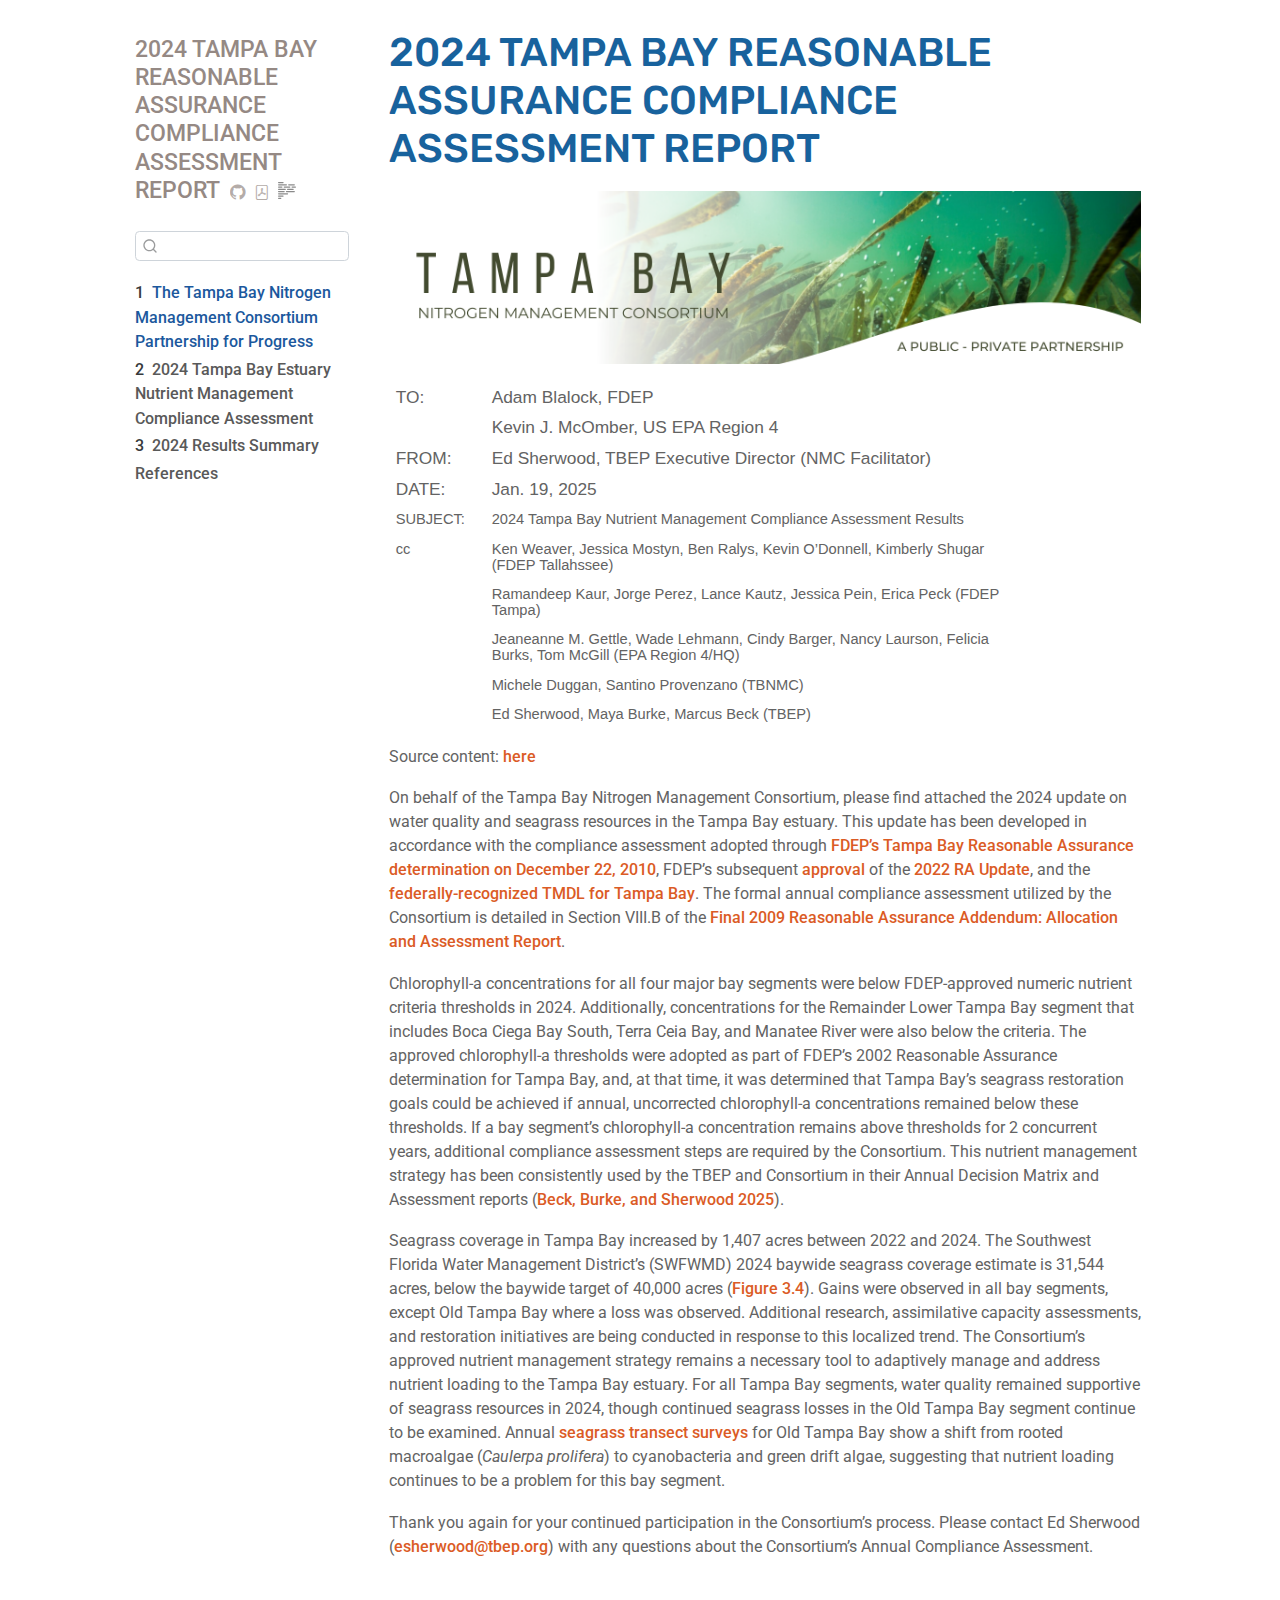
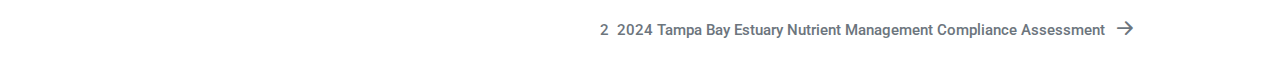
<file: index.html>
<!DOCTYPE html>
<html xmlns="http://www.w3.org/1999/xhtml" lang="en" xml:lang="en"><head>

<meta charset="utf-8">
<meta name="generator" content="quarto-1.3.450">

<meta name="viewport" content="width=device-width, initial-scale=1.0, user-scalable=yes">


<title>2024 TAMPA BAY REASONABLE ASSURANCE COMPLIANCE ASSESSMENT REPORT</title>
<style>
code{white-space: pre-wrap;}
span.smallcaps{font-variant: small-caps;}
div.columns{display: flex; gap: min(4vw, 1.5em);}
div.column{flex: auto; overflow-x: auto;}
div.hanging-indent{margin-left: 1.5em; text-indent: -1.5em;}
ul.task-list{list-style: none;}
ul.task-list li input[type="checkbox"] {
  width: 0.8em;
  margin: 0 0.8em 0.2em -1em; /* quarto-specific, see https://github.com/quarto-dev/quarto-cli/issues/4556 */ 
  vertical-align: middle;
}
/* CSS for citations */
div.csl-bib-body { }
div.csl-entry {
  clear: both;
}
.hanging-indent div.csl-entry {
  margin-left:2em;
  text-indent:-2em;
}
div.csl-left-margin {
  min-width:2em;
  float:left;
}
div.csl-right-inline {
  margin-left:2em;
  padding-left:1em;
}
div.csl-indent {
  margin-left: 2em;
}</style>


<script src="site_libs/quarto-nav/quarto-nav.js"></script>
<script src="site_libs/quarto-nav/headroom.min.js"></script>
<script src="site_libs/clipboard/clipboard.min.js"></script>
<script src="site_libs/quarto-search/autocomplete.umd.js"></script>
<script src="site_libs/quarto-search/fuse.min.js"></script>
<script src="site_libs/quarto-search/quarto-search.js"></script>
<meta name="quarto:offset" content="./">
<link href="./overview.html" rel="next">
<script src="site_libs/quarto-html/quarto.js"></script>
<script src="site_libs/quarto-html/popper.min.js"></script>
<script src="site_libs/quarto-html/tippy.umd.min.js"></script>
<script src="site_libs/quarto-html/anchor.min.js"></script>
<link href="site_libs/quarto-html/tippy.css" rel="stylesheet">
<link href="site_libs/quarto-html/quarto-syntax-highlighting.css" rel="stylesheet" id="quarto-text-highlighting-styles">
<script src="site_libs/bootstrap/bootstrap.min.js"></script>
<link href="site_libs/bootstrap/bootstrap-icons.css" rel="stylesheet">
<link href="site_libs/bootstrap/bootstrap.min.css" rel="stylesheet" id="quarto-bootstrap" data-mode="light">
<script id="quarto-search-options" type="application/json">{
  "location": "sidebar",
  "copy-button": false,
  "collapse-after": 3,
  "panel-placement": "start",
  "type": "textbox",
  "limit": 20,
  "language": {
    "search-no-results-text": "No results",
    "search-matching-documents-text": "matching documents",
    "search-copy-link-title": "Copy link to search",
    "search-hide-matches-text": "Hide additional matches",
    "search-more-match-text": "more match in this document",
    "search-more-matches-text": "more matches in this document",
    "search-clear-button-title": "Clear",
    "search-detached-cancel-button-title": "Cancel",
    "search-submit-button-title": "Submit",
    "search-label": "Search"
  }
}</script>
<link href="site_libs/tabwid-1.1.3/tabwid.css" rel="stylesheet">
<script src="site_libs/tabwid-1.1.3/tabwid.js"></script>


<link rel="stylesheet" href="styles.css">
</head>

<body class="nav-sidebar floating fullcontent">

<div id="quarto-search-results"></div>
  <header id="quarto-header" class="headroom fixed-top">
  <nav class="quarto-secondary-nav">
    <div class="container-fluid d-flex">
      <button type="button" class="quarto-btn-toggle btn" data-bs-toggle="collapse" data-bs-target="#quarto-sidebar,#quarto-sidebar-glass" aria-controls="quarto-sidebar" aria-expanded="false" aria-label="Toggle sidebar navigation" onclick="if (window.quartoToggleHeadroom) { window.quartoToggleHeadroom(); }">
        <i class="bi bi-layout-text-sidebar-reverse"></i>
      </button>
      <nav class="quarto-page-breadcrumbs" aria-label="breadcrumb"><ol class="breadcrumb"><li class="breadcrumb-item"><a href="./index.html"><span class="chapter-number">1</span>&nbsp; <span class="chapter-title">The Tampa Bay Nitrogen Management Consortium Partnership for Progress</span></a></li></ol></nav>
      <a class="flex-grow-1" role="button" data-bs-toggle="collapse" data-bs-target="#quarto-sidebar,#quarto-sidebar-glass" aria-controls="quarto-sidebar" aria-expanded="false" aria-label="Toggle sidebar navigation" onclick="if (window.quartoToggleHeadroom) { window.quartoToggleHeadroom(); }">      
      </a>
      <button type="button" class="btn quarto-search-button" aria-label="" onclick="window.quartoOpenSearch();">
        <i class="bi bi-search"></i>
      </button>
    </div>
  </nav>
</header>
<!-- content -->
<div id="quarto-content" class="quarto-container page-columns page-rows-contents page-layout-article">
<!-- sidebar -->
  <nav id="quarto-sidebar" class="sidebar collapse collapse-horizontal sidebar-navigation floating overflow-auto">
    <div class="pt-lg-2 mt-2 text-left sidebar-header">
    <div class="sidebar-title mb-0 py-0">
      <a href="./">2024 TAMPA BAY REASONABLE ASSURANCE COMPLIANCE ASSESSMENT REPORT</a> 
        <div class="sidebar-tools-main tools-wide">
    <a href="https://github.com/tbep-tech/tbnmc-compliance-assessment-2024" rel="" title="Source Code" class="quarto-navigation-tool px-1" aria-label="Source Code"><i class="bi bi-github"></i></a>
    <a href="./2024-TAMPA-BAY-REASONABLE-ASSURANCE-COMPLIANCE-ASSESSMENT-REPORT.pdf" rel="" title="Download PDF" class="quarto-navigation-tool px-1" aria-label="Download PDF"><i class="bi bi-file-pdf"></i></a>
  <a href="" class="quarto-reader-toggle quarto-navigation-tool px-1" onclick="window.quartoToggleReader(); return false;" title="Toggle reader mode">
  <div class="quarto-reader-toggle-btn">
  <i class="bi"></i>
  </div>
</a>
</div>
    </div>
      </div>
        <div class="mt-2 flex-shrink-0 align-items-center">
        <div class="sidebar-search">
        <div id="quarto-search" class="" title="Search"></div>
        </div>
        </div>
    <div class="sidebar-menu-container"> 
    <ul class="list-unstyled mt-1">
        <li class="sidebar-item">
  <div class="sidebar-item-container"> 
  <a href="./index.html" class="sidebar-item-text sidebar-link active">
 <span class="menu-text"><span class="chapter-number">1</span>&nbsp; <span class="chapter-title">The Tampa Bay Nitrogen Management Consortium Partnership for Progress</span></span></a>
  </div>
</li>
        <li class="sidebar-item">
  <div class="sidebar-item-container"> 
  <a href="./overview.html" class="sidebar-item-text sidebar-link">
 <span class="menu-text"><span class="chapter-number">2</span>&nbsp; <span class="chapter-title">2024 Tampa Bay Estuary Nutrient Management Compliance Assessment</span></span></a>
  </div>
</li>
        <li class="sidebar-item">
  <div class="sidebar-item-container"> 
  <a href="./summary.html" class="sidebar-item-text sidebar-link">
 <span class="menu-text"><span class="chapter-number">3</span>&nbsp; <span class="chapter-title">2024 Results Summary</span></span></a>
  </div>
</li>
        <li class="sidebar-item">
  <div class="sidebar-item-container"> 
  <a href="./references.html" class="sidebar-item-text sidebar-link">
 <span class="menu-text">References</span></a>
  </div>
</li>
    </ul>
    </div>
</nav>
<div id="quarto-sidebar-glass" data-bs-toggle="collapse" data-bs-target="#quarto-sidebar,#quarto-sidebar-glass"></div>
<!-- margin-sidebar -->
    
<!-- main -->
<main class="content" id="quarto-document-content">

<header id="title-block-header" class="quarto-title-block default">
<div class="quarto-title">
<h1 class="title">2024 TAMPA BAY REASONABLE ASSURANCE COMPLIANCE ASSESSMENT REPORT</h1>
</div>



<div class="quarto-title-meta">

    
  
    
  </div>
  

</header>

<p><img src="www/header.png" class="img-fluid"></p>
<div class="cell" data-ft.align="left">
<div class="cell-output-display">

<div class="tabwid tabwid_left"><style>.cl-13551c3c{}.cl-134a5a72{font-family:'Arial';font-size:13pt;font-weight:normal;font-style:normal;text-decoration:none;color:rgba(99, 99, 99, 1.00);background-color:transparent;}.cl-134a5a86{font-family:'Arial';font-size:11pt;font-weight:normal;font-style:normal;text-decoration:none;color:rgba(99, 99, 99, 1.00);background-color:transparent;}.cl-134a5a90{font-family:'Arial';font-size:11pt;font-weight:normal;font-style:normal;text-decoration:none;color:rgba(99, 99, 99, 1.00);background-color:transparent;}.cl-134e729c{margin:0;text-align:left;border-bottom: 0 solid rgba(0, 0, 0, 1.00);border-top: 0 solid rgba(0, 0, 0, 1.00);border-left: 0 solid rgba(0, 0, 0, 1.00);border-right: 0 solid rgba(0, 0, 0, 1.00);padding-bottom:5pt;padding-top:5pt;padding-left:5pt;padding-right:5pt;line-height: 1;background-color:transparent;}.cl-134e94ca{width:1in;background-color:transparent;vertical-align: top;border-bottom: 0 solid rgba(0, 0, 0, 1.00);border-top: 0 solid rgba(0, 0, 0, 1.00);border-left: 0 solid rgba(0, 0, 0, 1.00);border-right: 0 solid rgba(0, 0, 0, 1.00);margin-bottom:0;margin-top:0;margin-left:0;margin-right:0;}.cl-134e94d4{width:5.5in;background-color:transparent;vertical-align: top;border-bottom: 0 solid rgba(0, 0, 0, 1.00);border-top: 0 solid rgba(0, 0, 0, 1.00);border-left: 0 solid rgba(0, 0, 0, 1.00);border-right: 0 solid rgba(0, 0, 0, 1.00);margin-bottom:0;margin-top:0;margin-left:0;margin-right:0;}</style><table data-quarto-disable-processing="true" class="cl-13551c3c"><tbody><tr style="overflow-wrap:break-word;"><td class="cl-134e94ca"><p class="cl-134e729c"><span class="cl-134a5a72">TO:</span></p></td><td class="cl-134e94d4"><p class="cl-134e729c"><span class="cl-134a5a72">Adam Blalock, FDEP</span></p></td></tr><tr style="overflow-wrap:break-word;"><td class="cl-134e94ca"><p class="cl-134e729c"><span class="cl-134a5a72"></span></p></td><td class="cl-134e94d4"><p class="cl-134e729c"><span class="cl-134a5a72">Kevin J. McOmber, US EPA Region 4</span></p></td></tr><tr style="overflow-wrap:break-word;"><td class="cl-134e94ca"><p class="cl-134e729c"><span class="cl-134a5a72">FROM:</span></p></td><td class="cl-134e94d4"><p class="cl-134e729c"><span class="cl-134a5a72">Ed Sherwood, TBEP Executive Director (NMC Facilitator)</span></p></td></tr><tr style="overflow-wrap:break-word;"><td class="cl-134e94ca"><p class="cl-134e729c"><span class="cl-134a5a72">DATE:</span></p></td><td class="cl-134e94d4"><p class="cl-134e729c"><span class="cl-134a5a72">Jan. 19, 2025</span></p></td></tr><tr style="overflow-wrap:break-word;"><td class="cl-134e94ca"><p class="cl-134e729c"><span class="cl-134a5a86">SUBJECT:</span></p></td><td class="cl-134e94d4"><p class="cl-134e729c"><span class="cl-134a5a86">2024 Tampa Bay Nutrient Management Compliance Assessment Results</span></p></td></tr><tr style="overflow-wrap:break-word;"><td class="cl-134e94ca"><p class="cl-134e729c"><span class="cl-134a5a90">cc</span></p></td><td class="cl-134e94d4"><p class="cl-134e729c"><span class="cl-134a5a90">Ken Weaver, Jessica Mostyn, Ben Ralys, Kevin O’Donnell, Kimberly Shugar (FDEP Tallahssee)</span></p></td></tr><tr style="overflow-wrap:break-word;"><td class="cl-134e94ca"><p class="cl-134e729c"><span class="cl-134a5a90"></span></p></td><td class="cl-134e94d4"><p class="cl-134e729c"><span class="cl-134a5a90">Ramandeep Kaur, Jorge Perez, Lance Kautz, Jessica Pein, Erica Peck (FDEP Tampa)</span></p></td></tr><tr style="overflow-wrap:break-word;"><td class="cl-134e94ca"><p class="cl-134e729c"><span class="cl-134a5a90"></span></p></td><td class="cl-134e94d4"><p class="cl-134e729c"><span class="cl-134a5a90">Jeaneanne M. Gettle, Wade Lehmann, Cindy Barger, Nancy Laurson, Felicia Burks, Tom McGill (EPA Region 4/HQ)</span></p></td></tr><tr style="overflow-wrap:break-word;"><td class="cl-134e94ca"><p class="cl-134e729c"><span class="cl-134a5a90"></span></p></td><td class="cl-134e94d4"><p class="cl-134e729c"><span class="cl-134a5a90">Michele Duggan, Santino Provenzano (TBNMC)</span></p></td></tr><tr style="overflow-wrap:break-word;"><td class="cl-134e94ca"><p class="cl-134e729c"><span class="cl-134a5a90"></span></p></td><td class="cl-134e94d4"><p class="cl-134e729c"><span class="cl-134a5a90">Ed Sherwood, Maya Burke, Marcus Beck (TBEP)</span></p></td></tr></tbody></table></div>
</div>
</div>
<p>Source content: <a href="https://github.com/tbep-tech/tbnmc-compliance-assessment-2024">here</a></p>
<p>On behalf of the Tampa Bay Nitrogen Management Consortium, please find attached the 2024 update on water quality and seagrass resources in the Tampa Bay estuary. This update has been developed in accordance with the compliance assessment adopted through <a href="https://drive.google.com/file/d/1wV3w8ack_fLNK3yS-xTR7LTmziNtZ8CN/view?usp=share_link">FDEP’s Tampa Bay Reasonable Assurance determination on December 22, 2010</a>, FDEP’s subsequent <a href="https://drive.google.com/file/d/1IIloBN5RoZPB6vgWzEjmMQyFjFL3fq0Y/view?usp=share_link">approval</a> of the <a href="https://drive.google.com/file/d/18HHMx4U6vHNrFyepEFuoTJ_sEKyTA_gu/view">2022 RA Update</a>, and the <a href="https://drive.google.com/file/d/18_W1qKT2I0j9m0mLC7wWjndSNR-0iWEF/view?usp=share_link">federally-recognized TMDL for Tampa Bay</a>. The formal annual compliance assessment utilized by the Consortium is detailed in Section VIII.B of the <a href="https://drive.google.com/file/d/10IjJAfcGFf007a5VdPXAUtUi4dx-cmsA/view">Final 2009 Reasonable Assurance Addendum: Allocation and Assessment Report</a>.</p>
<p>Chlorophyll-a concentrations for all four major bay segments were below FDEP-approved numeric nutrient criteria thresholds in 2024. Additionally, concentrations for the Remainder Lower Tampa Bay segment that includes Boca Ciega Bay South, Terra Ceia Bay, and Manatee River were also below the criteria. The approved chlorophyll-a thresholds were adopted as part of FDEP’s 2002 Reasonable Assurance determination for Tampa Bay, and, at that time, it was determined that Tampa Bay’s seagrass restoration goals could be achieved if annual, uncorrected chlorophyll-a concentrations remained below these thresholds. If a bay segment’s chlorophyll-a concentration remains above thresholds for 2 concurrent years, additional compliance assessment steps are required by the Consortium. This nutrient management strategy has been consistently used by the TBEP and Consortium in their Annual Decision Matrix and Assessment reports <span class="citation" data-cites="tbep0325">(<a href="references.html#ref-tbep0325" role="doc-biblioref">Beck, Burke, and Sherwood 2025</a>)</span>.</p>
<p>Seagrass coverage in Tampa Bay increased by 1,407 acres between 2022 and 2024. The Southwest Florida Water Management District’s (SWFWMD) 2024 baywide seagrass coverage estimate is 31,544 acres, below the baywide target of 40,000 acres (<a href="summary.html#fig-seagrass">Figure&nbsp;<span>3.4</span></a>). Gains were observed in all bay segments, except Old Tampa Bay where a loss was observed. Additional research, assimilative capacity assessments, and restoration initiatives are being conducted in response to this localized trend. The Consortium’s approved nutrient management strategy remains a necessary tool to adaptively manage and address nutrient loading to the Tampa Bay estuary. For all Tampa Bay segments, water quality remained supportive of seagrass resources in 2024, though continued seagrass losses in the Old Tampa Bay segment continue to be examined. Annual <a href="https://shiny.tbep.org/seagrasstransect-dash">seagrass transect surveys</a> for Old Tampa Bay show a shift from rooted macroalgae (<em>Caulerpa prolifera</em>) to cyanobacteria and green drift algae, suggesting that nutrient loading continues to be a problem for this bay segment.</p>
<p>Thank you again for your continued participation in the Consortium’s process. Please contact Ed Sherwood (<a href="mailto:esherwood@tbep.org">esherwood@tbep.org</a>) with any questions about the Consortium’s Annual Compliance Assessment.</p>


<div id="refs" class="references csl-bib-body hanging-indent" role="list" style="display: none">
<div id="ref-tbep0325" class="csl-entry" role="listitem">
Beck, M. W., M. C. Burke, and E. T. Sherwood. 2025. <span>“<span>2024 Tampa Bay Water Quality Assessment</span>.”</span> 03-25. St. Petersburg, Florida: Tampa Bay Estuary Program. <a href="https://drive.google.com/file/d/1jZwjt6c0LdiGL3Arl6uFVIn25Iji4ITx/view?usp=sharing">https://drive.google.com/file/d/1jZwjt6c0LdiGL3Arl6uFVIn25Iji4ITx/view?usp=sharing</a>.
</div>
</div>

</main> <!-- /main -->
<script id="quarto-html-after-body" type="application/javascript">
window.document.addEventListener("DOMContentLoaded", function (event) {
  const toggleBodyColorMode = (bsSheetEl) => {
    const mode = bsSheetEl.getAttribute("data-mode");
    const bodyEl = window.document.querySelector("body");
    if (mode === "dark") {
      bodyEl.classList.add("quarto-dark");
      bodyEl.classList.remove("quarto-light");
    } else {
      bodyEl.classList.add("quarto-light");
      bodyEl.classList.remove("quarto-dark");
    }
  }
  const toggleBodyColorPrimary = () => {
    const bsSheetEl = window.document.querySelector("link#quarto-bootstrap");
    if (bsSheetEl) {
      toggleBodyColorMode(bsSheetEl);
    }
  }
  toggleBodyColorPrimary();  
  const icon = "";
  const anchorJS = new window.AnchorJS();
  anchorJS.options = {
    placement: 'right',
    icon: icon
  };
  anchorJS.add('.anchored');
  const isCodeAnnotation = (el) => {
    for (const clz of el.classList) {
      if (clz.startsWith('code-annotation-')) {                     
        return true;
      }
    }
    return false;
  }
  const clipboard = new window.ClipboardJS('.code-copy-button', {
    text: function(trigger) {
      const codeEl = trigger.previousElementSibling.cloneNode(true);
      for (const childEl of codeEl.children) {
        if (isCodeAnnotation(childEl)) {
          childEl.remove();
        }
      }
      return codeEl.innerText;
    }
  });
  clipboard.on('success', function(e) {
    // button target
    const button = e.trigger;
    // don't keep focus
    button.blur();
    // flash "checked"
    button.classList.add('code-copy-button-checked');
    var currentTitle = button.getAttribute("title");
    button.setAttribute("title", "Copied!");
    let tooltip;
    if (window.bootstrap) {
      button.setAttribute("data-bs-toggle", "tooltip");
      button.setAttribute("data-bs-placement", "left");
      button.setAttribute("data-bs-title", "Copied!");
      tooltip = new bootstrap.Tooltip(button, 
        { trigger: "manual", 
          customClass: "code-copy-button-tooltip",
          offset: [0, -8]});
      tooltip.show();    
    }
    setTimeout(function() {
      if (tooltip) {
        tooltip.hide();
        button.removeAttribute("data-bs-title");
        button.removeAttribute("data-bs-toggle");
        button.removeAttribute("data-bs-placement");
      }
      button.setAttribute("title", currentTitle);
      button.classList.remove('code-copy-button-checked');
    }, 1000);
    // clear code selection
    e.clearSelection();
  });
  function tippyHover(el, contentFn) {
    const config = {
      allowHTML: true,
      content: contentFn,
      maxWidth: 500,
      delay: 100,
      arrow: false,
      appendTo: function(el) {
          return el.parentElement;
      },
      interactive: true,
      interactiveBorder: 10,
      theme: 'quarto',
      placement: 'bottom-start'
    };
    window.tippy(el, config); 
  }
  const noterefs = window.document.querySelectorAll('a[role="doc-noteref"]');
  for (var i=0; i<noterefs.length; i++) {
    const ref = noterefs[i];
    tippyHover(ref, function() {
      // use id or data attribute instead here
      let href = ref.getAttribute('data-footnote-href') || ref.getAttribute('href');
      try { href = new URL(href).hash; } catch {}
      const id = href.replace(/^#\/?/, "");
      const note = window.document.getElementById(id);
      return note.innerHTML;
    });
  }
      let selectedAnnoteEl;
      const selectorForAnnotation = ( cell, annotation) => {
        let cellAttr = 'data-code-cell="' + cell + '"';
        let lineAttr = 'data-code-annotation="' +  annotation + '"';
        const selector = 'span[' + cellAttr + '][' + lineAttr + ']';
        return selector;
      }
      const selectCodeLines = (annoteEl) => {
        const doc = window.document;
        const targetCell = annoteEl.getAttribute("data-target-cell");
        const targetAnnotation = annoteEl.getAttribute("data-target-annotation");
        const annoteSpan = window.document.querySelector(selectorForAnnotation(targetCell, targetAnnotation));
        const lines = annoteSpan.getAttribute("data-code-lines").split(",");
        const lineIds = lines.map((line) => {
          return targetCell + "-" + line;
        })
        let top = null;
        let height = null;
        let parent = null;
        if (lineIds.length > 0) {
            //compute the position of the single el (top and bottom and make a div)
            const el = window.document.getElementById(lineIds[0]);
            top = el.offsetTop;
            height = el.offsetHeight;
            parent = el.parentElement.parentElement;
          if (lineIds.length > 1) {
            const lastEl = window.document.getElementById(lineIds[lineIds.length - 1]);
            const bottom = lastEl.offsetTop + lastEl.offsetHeight;
            height = bottom - top;
          }
          if (top !== null && height !== null && parent !== null) {
            // cook up a div (if necessary) and position it 
            let div = window.document.getElementById("code-annotation-line-highlight");
            if (div === null) {
              div = window.document.createElement("div");
              div.setAttribute("id", "code-annotation-line-highlight");
              div.style.position = 'absolute';
              parent.appendChild(div);
            }
            div.style.top = top - 2 + "px";
            div.style.height = height + 4 + "px";
            let gutterDiv = window.document.getElementById("code-annotation-line-highlight-gutter");
            if (gutterDiv === null) {
              gutterDiv = window.document.createElement("div");
              gutterDiv.setAttribute("id", "code-annotation-line-highlight-gutter");
              gutterDiv.style.position = 'absolute';
              const codeCell = window.document.getElementById(targetCell);
              const gutter = codeCell.querySelector('.code-annotation-gutter');
              gutter.appendChild(gutterDiv);
            }
            gutterDiv.style.top = top - 2 + "px";
            gutterDiv.style.height = height + 4 + "px";
          }
          selectedAnnoteEl = annoteEl;
        }
      };
      const unselectCodeLines = () => {
        const elementsIds = ["code-annotation-line-highlight", "code-annotation-line-highlight-gutter"];
        elementsIds.forEach((elId) => {
          const div = window.document.getElementById(elId);
          if (div) {
            div.remove();
          }
        });
        selectedAnnoteEl = undefined;
      };
      // Attach click handler to the DT
      const annoteDls = window.document.querySelectorAll('dt[data-target-cell]');
      for (const annoteDlNode of annoteDls) {
        annoteDlNode.addEventListener('click', (event) => {
          const clickedEl = event.target;
          if (clickedEl !== selectedAnnoteEl) {
            unselectCodeLines();
            const activeEl = window.document.querySelector('dt[data-target-cell].code-annotation-active');
            if (activeEl) {
              activeEl.classList.remove('code-annotation-active');
            }
            selectCodeLines(clickedEl);
            clickedEl.classList.add('code-annotation-active');
          } else {
            // Unselect the line
            unselectCodeLines();
            clickedEl.classList.remove('code-annotation-active');
          }
        });
      }
  const findCites = (el) => {
    const parentEl = el.parentElement;
    if (parentEl) {
      const cites = parentEl.dataset.cites;
      if (cites) {
        return {
          el,
          cites: cites.split(' ')
        };
      } else {
        return findCites(el.parentElement)
      }
    } else {
      return undefined;
    }
  };
  var bibliorefs = window.document.querySelectorAll('a[role="doc-biblioref"]');
  for (var i=0; i<bibliorefs.length; i++) {
    const ref = bibliorefs[i];
    const citeInfo = findCites(ref);
    if (citeInfo) {
      tippyHover(citeInfo.el, function() {
        var popup = window.document.createElement('div');
        citeInfo.cites.forEach(function(cite) {
          var citeDiv = window.document.createElement('div');
          citeDiv.classList.add('hanging-indent');
          citeDiv.classList.add('csl-entry');
          var biblioDiv = window.document.getElementById('ref-' + cite);
          if (biblioDiv) {
            citeDiv.innerHTML = biblioDiv.innerHTML;
          }
          popup.appendChild(citeDiv);
        });
        return popup.innerHTML;
      });
    }
  }
});
</script>
<nav class="page-navigation">
  <div class="nav-page nav-page-previous">
  </div>
  <div class="nav-page nav-page-next">
      <a href="./overview.html" class="pagination-link">
        <span class="nav-page-text"><span class="chapter-number">2</span>&nbsp; <span class="chapter-title">2024 Tampa Bay Estuary Nutrient Management Compliance Assessment</span></span> <i class="bi bi-arrow-right-short"></i>
      </a>
  </div>
</nav>
</div> <!-- /content -->



</body></html>
</file>
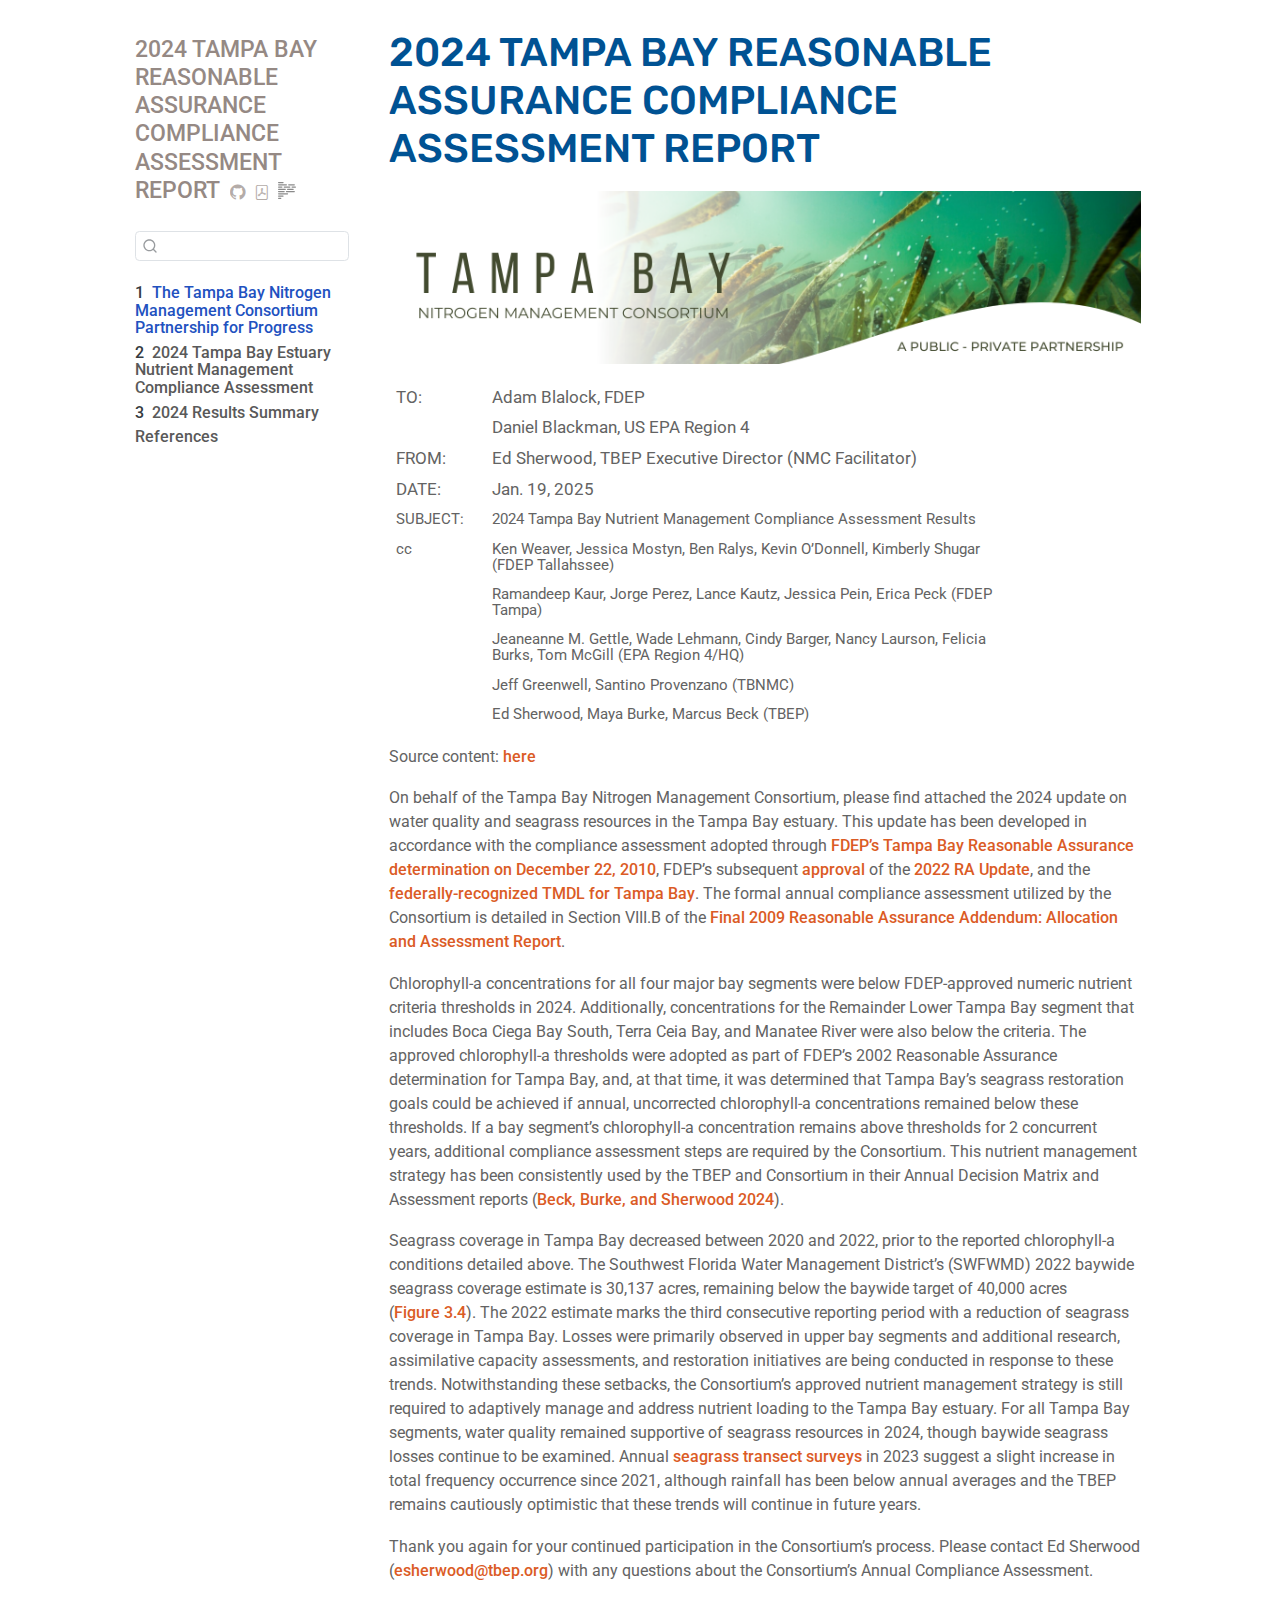
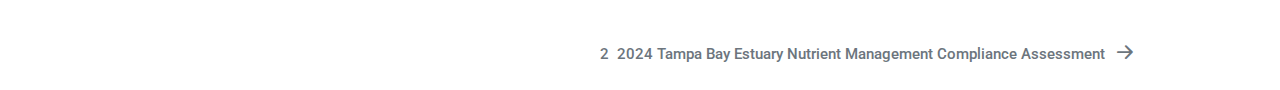
<file: _book/index.html>
<!DOCTYPE html>
<html xmlns="http://www.w3.org/1999/xhtml" lang="en" xml:lang="en"><head>

<meta charset="utf-8">
<meta name="generator" content="quarto-1.4.549">

<meta name="viewport" content="width=device-width, initial-scale=1.0, user-scalable=yes">


<title>2024 TAMPA BAY REASONABLE ASSURANCE COMPLIANCE ASSESSMENT REPORT</title>
<style>
code{white-space: pre-wrap;}
span.smallcaps{font-variant: small-caps;}
div.columns{display: flex; gap: min(4vw, 1.5em);}
div.column{flex: auto; overflow-x: auto;}
div.hanging-indent{margin-left: 1.5em; text-indent: -1.5em;}
ul.task-list{list-style: none;}
ul.task-list li input[type="checkbox"] {
  width: 0.8em;
  margin: 0 0.8em 0.2em -1em; /* quarto-specific, see https://github.com/quarto-dev/quarto-cli/issues/4556 */ 
  vertical-align: middle;
}
/* CSS for citations */
div.csl-bib-body { }
div.csl-entry {
  clear: both;
  margin-bottom: 0em;
}
.hanging-indent div.csl-entry {
  margin-left:2em;
  text-indent:-2em;
}
div.csl-left-margin {
  min-width:2em;
  float:left;
}
div.csl-right-inline {
  margin-left:2em;
  padding-left:1em;
}
div.csl-indent {
  margin-left: 2em;
}</style>


<script src="site_libs/quarto-nav/quarto-nav.js"></script>
<script src="site_libs/quarto-nav/headroom.min.js"></script>
<script src="site_libs/clipboard/clipboard.min.js"></script>
<script src="site_libs/quarto-search/autocomplete.umd.js"></script>
<script src="site_libs/quarto-search/fuse.min.js"></script>
<script src="site_libs/quarto-search/quarto-search.js"></script>
<meta name="quarto:offset" content="./">
<link href="./overview.html" rel="next">
<script src="site_libs/quarto-html/quarto.js"></script>
<script src="site_libs/quarto-html/popper.min.js"></script>
<script src="site_libs/quarto-html/tippy.umd.min.js"></script>
<script src="site_libs/quarto-html/anchor.min.js"></script>
<link href="site_libs/quarto-html/tippy.css" rel="stylesheet">
<link href="site_libs/quarto-html/quarto-syntax-highlighting.css" rel="stylesheet" id="quarto-text-highlighting-styles">
<script src="site_libs/bootstrap/bootstrap.min.js"></script>
<link href="site_libs/bootstrap/bootstrap-icons.css" rel="stylesheet">
<link href="site_libs/bootstrap/bootstrap.min.css" rel="stylesheet" id="quarto-bootstrap" data-mode="light">
<script src="site_libs/quarto-contrib/glightbox/glightbox.min.js"></script>
<link href="site_libs/quarto-contrib/glightbox/glightbox.min.css" rel="stylesheet">
<link href="site_libs/quarto-contrib/glightbox/lightbox.css" rel="stylesheet">
<script id="quarto-search-options" type="application/json">{
  "location": "sidebar",
  "copy-button": false,
  "collapse-after": 3,
  "panel-placement": "start",
  "type": "textbox",
  "limit": 50,
  "keyboard-shortcut": [
    "f",
    "/",
    "s"
  ],
  "show-item-context": false,
  "language": {
    "search-no-results-text": "No results",
    "search-matching-documents-text": "matching documents",
    "search-copy-link-title": "Copy link to search",
    "search-hide-matches-text": "Hide additional matches",
    "search-more-match-text": "more match in this document",
    "search-more-matches-text": "more matches in this document",
    "search-clear-button-title": "Clear",
    "search-text-placeholder": "",
    "search-detached-cancel-button-title": "Cancel",
    "search-submit-button-title": "Submit",
    "search-label": "Search"
  }
}</script>
<link href="site_libs/tabwid-1.1.3/tabwid.css" rel="stylesheet">
<script src="site_libs/tabwid-1.1.3/tabwid.js"></script>


<link rel="stylesheet" href="styles.css">
</head>

<body class="nav-sidebar floating fullcontent">

<div id="quarto-search-results"></div>
  <header id="quarto-header" class="headroom fixed-top">
  <nav class="quarto-secondary-nav">
    <div class="container-fluid d-flex">
      <button type="button" class="quarto-btn-toggle btn" data-bs-toggle="collapse" data-bs-target=".quarto-sidebar-collapse-item" aria-controls="quarto-sidebar" aria-expanded="false" aria-label="Toggle sidebar navigation" onclick="if (window.quartoToggleHeadroom) { window.quartoToggleHeadroom(); }">
        <i class="bi bi-layout-text-sidebar-reverse"></i>
      </button>
        <nav class="quarto-page-breadcrumbs" aria-label="breadcrumb"><ol class="breadcrumb"><li class="breadcrumb-item"><a href="./index.html"><span class="chapter-number">1</span>&nbsp; <span class="chapter-title">The Tampa Bay Nitrogen Management Consortium Partnership for Progress</span></a></li></ol></nav>
        <a class="flex-grow-1" role="button" data-bs-toggle="collapse" data-bs-target=".quarto-sidebar-collapse-item" aria-controls="quarto-sidebar" aria-expanded="false" aria-label="Toggle sidebar navigation" onclick="if (window.quartoToggleHeadroom) { window.quartoToggleHeadroom(); }">      
        </a>
      <button type="button" class="btn quarto-search-button" aria-label="" onclick="window.quartoOpenSearch();">
        <i class="bi bi-search"></i>
      </button>
    </div>
  </nav>
</header>
<!-- content -->
<div id="quarto-content" class="quarto-container page-columns page-rows-contents page-layout-article">
<!-- sidebar -->
  <nav id="quarto-sidebar" class="sidebar collapse collapse-horizontal quarto-sidebar-collapse-item sidebar-navigation floating overflow-auto">
    <div class="pt-lg-2 mt-2 text-left sidebar-header">
    <div class="sidebar-title mb-0 py-0">
      <a href="./">2024 TAMPA BAY REASONABLE ASSURANCE COMPLIANCE ASSESSMENT REPORT</a> 
        <div class="sidebar-tools-main tools-wide">
    <a href="https://github.com/tbep-tech/tbnmc-compliance-assessment-2023" title="Source Code" class="quarto-navigation-tool px-1" aria-label="Source Code"><i class="bi bi-github"></i></a>
    <a href="./2024-TAMPA-BAY-REASONABLE-ASSURANCE-COMPLIANCE-ASSESSMENT-REPORT.pdf" title="Download PDF" class="quarto-navigation-tool px-1" aria-label="Download PDF"><i class="bi bi-file-pdf"></i></a>
  <a href="" class="quarto-reader-toggle quarto-navigation-tool px-1" onclick="window.quartoToggleReader(); return false;" title="Toggle reader mode">
  <div class="quarto-reader-toggle-btn">
  <i class="bi"></i>
  </div>
</a>
</div>
    </div>
      </div>
        <div class="mt-2 flex-shrink-0 align-items-center">
        <div class="sidebar-search">
        <div id="quarto-search" class="" title="Search"></div>
        </div>
        </div>
    <div class="sidebar-menu-container"> 
    <ul class="list-unstyled mt-1">
        <li class="sidebar-item">
  <div class="sidebar-item-container"> 
  <a href="./index.html" class="sidebar-item-text sidebar-link active">
 <span class="menu-text"><span class="chapter-number">1</span>&nbsp; <span class="chapter-title">The Tampa Bay Nitrogen Management Consortium Partnership for Progress</span></span></a>
  </div>
</li>
        <li class="sidebar-item">
  <div class="sidebar-item-container"> 
  <a href="./overview.html" class="sidebar-item-text sidebar-link">
 <span class="menu-text"><span class="chapter-number">2</span>&nbsp; <span class="chapter-title">2024 Tampa Bay Estuary Nutrient Management Compliance Assessment</span></span></a>
  </div>
</li>
        <li class="sidebar-item">
  <div class="sidebar-item-container"> 
  <a href="./summary.html" class="sidebar-item-text sidebar-link">
 <span class="menu-text"><span class="chapter-number">3</span>&nbsp; <span class="chapter-title">2024 Results Summary</span></span></a>
  </div>
</li>
        <li class="sidebar-item">
  <div class="sidebar-item-container"> 
  <a href="./references.html" class="sidebar-item-text sidebar-link">
 <span class="menu-text">References</span></a>
  </div>
</li>
    </ul>
    </div>
</nav>
<div id="quarto-sidebar-glass" class="quarto-sidebar-collapse-item" data-bs-toggle="collapse" data-bs-target=".quarto-sidebar-collapse-item"></div>
<!-- margin-sidebar -->
    
<!-- main -->
<main class="content" id="quarto-document-content">

<header id="title-block-header" class="quarto-title-block default">
<div class="quarto-title">
<h1 class="title">2024 TAMPA BAY REASONABLE ASSURANCE COMPLIANCE ASSESSMENT REPORT</h1>
</div>



<div class="quarto-title-meta">

    
  
    
  </div>
  


</header>


<p><a href="www/header.png" class="lightbox" data-gallery="quarto-lightbox-gallery-1"><img src="www/header.png" class="img-fluid"></a></p>
<div class="cell" data-ft.align="left">
<div class="cell-output-display">
<div class="tabwid tabwid_left"><style>.cl-ddc73c94{}.cl-ddad27dc{font-family:'Roboto';font-size:13pt;font-weight:normal;font-style:normal;text-decoration:none;color:rgba(99, 99, 99, 1.00);background-color:transparent;}.cl-ddad27f0{font-family:'Roboto';font-size:11pt;font-weight:normal;font-style:normal;text-decoration:none;color:rgba(99, 99, 99, 1.00);background-color:transparent;}.cl-ddad27fa{font-family:'Roboto';font-size:11pt;font-weight:normal;font-style:normal;text-decoration:none;color:rgba(99, 99, 99, 1.00);background-color:transparent;}.cl-ddc0047e{margin:0;text-align:left;border-bottom: 0 solid rgba(0, 0, 0, 1.00);border-top: 0 solid rgba(0, 0, 0, 1.00);border-left: 0 solid rgba(0, 0, 0, 1.00);border-right: 0 solid rgba(0, 0, 0, 1.00);padding-bottom:5pt;padding-top:5pt;padding-left:5pt;padding-right:5pt;line-height: 1;background-color:transparent;}.cl-ddc02698{width:1in;background-color:transparent;vertical-align: top;border-bottom: 0 solid rgba(0, 0, 0, 1.00);border-top: 0 solid rgba(0, 0, 0, 1.00);border-left: 0 solid rgba(0, 0, 0, 1.00);border-right: 0 solid rgba(0, 0, 0, 1.00);margin-bottom:0;margin-top:0;margin-left:0;margin-right:0;}.cl-ddc026a2{width:5.5in;background-color:transparent;vertical-align: top;border-bottom: 0 solid rgba(0, 0, 0, 1.00);border-top: 0 solid rgba(0, 0, 0, 1.00);border-left: 0 solid rgba(0, 0, 0, 1.00);border-right: 0 solid rgba(0, 0, 0, 1.00);margin-bottom:0;margin-top:0;margin-left:0;margin-right:0;}</style><table data-quarto-disable-processing="true" class="cl-ddc73c94"><tbody><tr style="overflow-wrap:break-word;"><td class="cl-ddc02698"><p class="cl-ddc0047e"><span class="cl-ddad27dc">TO:</span></p></td><td class="cl-ddc026a2"><p class="cl-ddc0047e"><span class="cl-ddad27dc">Adam Blalock, FDEP</span></p></td></tr><tr style="overflow-wrap:break-word;"><td class="cl-ddc02698"><p class="cl-ddc0047e"><span class="cl-ddad27dc"></span></p></td><td class="cl-ddc026a2"><p class="cl-ddc0047e"><span class="cl-ddad27dc">Daniel Blackman, US EPA Region 4</span></p></td></tr><tr style="overflow-wrap:break-word;"><td class="cl-ddc02698"><p class="cl-ddc0047e"><span class="cl-ddad27dc">FROM:</span></p></td><td class="cl-ddc026a2"><p class="cl-ddc0047e"><span class="cl-ddad27dc">Ed Sherwood, TBEP Executive Director (NMC Facilitator)</span></p></td></tr><tr style="overflow-wrap:break-word;"><td class="cl-ddc02698"><p class="cl-ddc0047e"><span class="cl-ddad27dc">DATE:</span></p></td><td class="cl-ddc026a2"><p class="cl-ddc0047e"><span class="cl-ddad27dc">Jan. 19, 2025</span></p></td></tr><tr style="overflow-wrap:break-word;"><td class="cl-ddc02698"><p class="cl-ddc0047e"><span class="cl-ddad27f0">SUBJECT:</span></p></td><td class="cl-ddc026a2"><p class="cl-ddc0047e"><span class="cl-ddad27f0">2024 Tampa Bay Nutrient Management Compliance Assessment Results</span></p></td></tr><tr style="overflow-wrap:break-word;"><td class="cl-ddc02698"><p class="cl-ddc0047e"><span class="cl-ddad27fa">cc</span></p></td><td class="cl-ddc026a2"><p class="cl-ddc0047e"><span class="cl-ddad27fa">Ken Weaver, Jessica Mostyn, Ben Ralys, Kevin O’Donnell, Kimberly Shugar (FDEP Tallahssee)</span></p></td></tr><tr style="overflow-wrap:break-word;"><td class="cl-ddc02698"><p class="cl-ddc0047e"><span class="cl-ddad27fa"></span></p></td><td class="cl-ddc026a2"><p class="cl-ddc0047e"><span class="cl-ddad27fa">Ramandeep Kaur, Jorge Perez, Lance Kautz, Jessica Pein, Erica Peck (FDEP Tampa)</span></p></td></tr><tr style="overflow-wrap:break-word;"><td class="cl-ddc02698"><p class="cl-ddc0047e"><span class="cl-ddad27fa"></span></p></td><td class="cl-ddc026a2"><p class="cl-ddc0047e"><span class="cl-ddad27fa">Jeaneanne M. Gettle, Wade Lehmann, Cindy Barger, Nancy Laurson, Felicia Burks, Tom McGill (EPA Region 4/HQ)</span></p></td></tr><tr style="overflow-wrap:break-word;"><td class="cl-ddc02698"><p class="cl-ddc0047e"><span class="cl-ddad27fa"></span></p></td><td class="cl-ddc026a2"><p class="cl-ddc0047e"><span class="cl-ddad27fa">Jeff Greenwell, Santino Provenzano (TBNMC)</span></p></td></tr><tr style="overflow-wrap:break-word;"><td class="cl-ddc02698"><p class="cl-ddc0047e"><span class="cl-ddad27fa"></span></p></td><td class="cl-ddc026a2"><p class="cl-ddc0047e"><span class="cl-ddad27fa">Ed Sherwood, Maya Burke, Marcus Beck (TBEP)</span></p></td></tr></tbody></table></div>
</div>
</div>
<p>Source content: <a href="https://github.com/tbep-tech/tbnmc-compliance-assessment-2023">here</a></p>
<p>On behalf of the Tampa Bay Nitrogen Management Consortium, please find attached the 2024 update on water quality and seagrass resources in the Tampa Bay estuary. This update has been developed in accordance with the compliance assessment adopted through <a href="https://drive.google.com/file/d/1wV3w8ack_fLNK3yS-xTR7LTmziNtZ8CN/view?usp=share_link">FDEP’s Tampa Bay Reasonable Assurance determination on December 22, 2010</a>, FDEP’s subsequent <a href="https://drive.google.com/file/d/1IIloBN5RoZPB6vgWzEjmMQyFjFL3fq0Y/view?usp=share_link">approval</a> of the <a href="https://drive.google.com/file/d/18HHMx4U6vHNrFyepEFuoTJ_sEKyTA_gu/view">2022 RA Update</a>, and the <a href="https://drive.google.com/file/d/18_W1qKT2I0j9m0mLC7wWjndSNR-0iWEF/view?usp=share_link">federally-recognized TMDL for Tampa Bay</a>. The formal annual compliance assessment utilized by the Consortium is detailed in Section VIII.B of the <a href="https://drive.google.com/file/d/10IjJAfcGFf007a5VdPXAUtUi4dx-cmsA/view">Final 2009 Reasonable Assurance Addendum: Allocation and Assessment Report</a>.</p>
<p>Chlorophyll-a concentrations for all four major bay segments were below FDEP-approved numeric nutrient criteria thresholds in 2024. Additionally, concentrations for the Remainder Lower Tampa Bay segment that includes Boca Ciega Bay South, Terra Ceia Bay, and Manatee River were also below the criteria. The approved chlorophyll-a thresholds were adopted as part of FDEP’s 2002 Reasonable Assurance determination for Tampa Bay, and, at that time, it was determined that Tampa Bay’s seagrass restoration goals could be achieved if annual, uncorrected chlorophyll-a concentrations remained below these thresholds. If a bay segment’s chlorophyll-a concentration remains above thresholds for 2 concurrent years, additional compliance assessment steps are required by the Consortium. This nutrient management strategy has been consistently used by the TBEP and Consortium in their Annual Decision Matrix and Assessment reports <span class="citation" data-cites="tbep0124">(<a href="references.html#ref-tbep0124" role="doc-biblioref">Beck, Burke, and Sherwood 2024</a>)</span>.</p>
<p>Seagrass coverage in Tampa Bay decreased between 2020 and 2022, prior to the reported chlorophyll-a conditions detailed above. The Southwest Florida Water Management District’s (SWFWMD) 2022 baywide seagrass coverage estimate is 30,137 acres, remaining below the baywide target of 40,000 acres (<a href="summary.html#fig-seagrass" class="quarto-xref">Figure&nbsp;<span>3.4</span></a>). The 2022 estimate marks the third consecutive reporting period with a reduction of seagrass coverage in Tampa Bay. Losses were primarily observed in upper bay segments and additional research, assimilative capacity assessments, and restoration initiatives are being conducted in response to these trends. Notwithstanding these setbacks, the Consortium’s approved nutrient management strategy is still required to adaptively manage and address nutrient loading to the Tampa Bay estuary. For all Tampa Bay segments, water quality remained supportive of seagrass resources in 2024, though baywide seagrass losses continue to be examined. Annual <a href="https://shiny.tbep.org/seagrasstransect-dash">seagrass transect surveys</a> in 2023 suggest a slight increase in total frequency occurrence since 2021, although rainfall has been below annual averages and the TBEP remains cautiously optimistic that these trends will continue in future years.</p>
<p>Thank you again for your continued participation in the Consortium’s process. Please contact Ed Sherwood (<a href="mailto:esherwood@tbep.org">esherwood@tbep.org</a>) with any questions about the Consortium’s Annual Compliance Assessment.</p>


<div id="refs" class="references csl-bib-body hanging-indent" data-entry-spacing="0" role="list" style="display: none">
<div id="ref-tbep0124" class="csl-entry" role="listitem">
Beck, M. W., M. C. Burke, and E. T. Sherwood. 2024. <span>“<span>2023 Tampa Bay Water Quality Assessment</span>.”</span> 01-24. St. Petersburg, Florida: Tampa Bay Estuary Program. <a href="https://tbep-tech.github.io/wq-static/wq.pdf">https://tbep-tech.github.io/wq-static/wq.pdf</a>.
</div>
</div>

</main> <!-- /main -->
<script id="quarto-html-after-body" type="application/javascript">
window.document.addEventListener("DOMContentLoaded", function (event) {
  const toggleBodyColorMode = (bsSheetEl) => {
    const mode = bsSheetEl.getAttribute("data-mode");
    const bodyEl = window.document.querySelector("body");
    if (mode === "dark") {
      bodyEl.classList.add("quarto-dark");
      bodyEl.classList.remove("quarto-light");
    } else {
      bodyEl.classList.add("quarto-light");
      bodyEl.classList.remove("quarto-dark");
    }
  }
  const toggleBodyColorPrimary = () => {
    const bsSheetEl = window.document.querySelector("link#quarto-bootstrap");
    if (bsSheetEl) {
      toggleBodyColorMode(bsSheetEl);
    }
  }
  toggleBodyColorPrimary();  
  const icon = "";
  const anchorJS = new window.AnchorJS();
  anchorJS.options = {
    placement: 'right',
    icon: icon
  };
  anchorJS.add('.anchored');
  const isCodeAnnotation = (el) => {
    for (const clz of el.classList) {
      if (clz.startsWith('code-annotation-')) {                     
        return true;
      }
    }
    return false;
  }
  const clipboard = new window.ClipboardJS('.code-copy-button', {
    text: function(trigger) {
      const codeEl = trigger.previousElementSibling.cloneNode(true);
      for (const childEl of codeEl.children) {
        if (isCodeAnnotation(childEl)) {
          childEl.remove();
        }
      }
      return codeEl.innerText;
    }
  });
  clipboard.on('success', function(e) {
    // button target
    const button = e.trigger;
    // don't keep focus
    button.blur();
    // flash "checked"
    button.classList.add('code-copy-button-checked');
    var currentTitle = button.getAttribute("title");
    button.setAttribute("title", "Copied!");
    let tooltip;
    if (window.bootstrap) {
      button.setAttribute("data-bs-toggle", "tooltip");
      button.setAttribute("data-bs-placement", "left");
      button.setAttribute("data-bs-title", "Copied!");
      tooltip = new bootstrap.Tooltip(button, 
        { trigger: "manual", 
          customClass: "code-copy-button-tooltip",
          offset: [0, -8]});
      tooltip.show();    
    }
    setTimeout(function() {
      if (tooltip) {
        tooltip.hide();
        button.removeAttribute("data-bs-title");
        button.removeAttribute("data-bs-toggle");
        button.removeAttribute("data-bs-placement");
      }
      button.setAttribute("title", currentTitle);
      button.classList.remove('code-copy-button-checked');
    }, 1000);
    // clear code selection
    e.clearSelection();
  });
  function tippyHover(el, contentFn, onTriggerFn, onUntriggerFn) {
    const config = {
      allowHTML: true,
      maxWidth: 500,
      delay: 100,
      arrow: false,
      appendTo: function(el) {
          return el.parentElement;
      },
      interactive: true,
      interactiveBorder: 10,
      theme: 'quarto',
      placement: 'bottom-start',
    };
    if (contentFn) {
      config.content = contentFn;
    }
    if (onTriggerFn) {
      config.onTrigger = onTriggerFn;
    }
    if (onUntriggerFn) {
      config.onUntrigger = onUntriggerFn;
    }
    window.tippy(el, config); 
  }
  const noterefs = window.document.querySelectorAll('a[role="doc-noteref"]');
  for (var i=0; i<noterefs.length; i++) {
    const ref = noterefs[i];
    tippyHover(ref, function() {
      // use id or data attribute instead here
      let href = ref.getAttribute('data-footnote-href') || ref.getAttribute('href');
      try { href = new URL(href).hash; } catch {}
      const id = href.replace(/^#\/?/, "");
      const note = window.document.getElementById(id);
      return note.innerHTML;
    });
  }
  const xrefs = window.document.querySelectorAll('a.quarto-xref');
  const processXRef = (id, note) => {
    // Strip column container classes
    const stripColumnClz = (el) => {
      el.classList.remove("page-full", "page-columns");
      if (el.children) {
        for (const child of el.children) {
          stripColumnClz(child);
        }
      }
    }
    stripColumnClz(note)
    if (id === null || id.startsWith('sec-')) {
      // Special case sections, only their first couple elements
      const container = document.createElement("div");
      if (note.children && note.children.length > 2) {
        container.appendChild(note.children[0].cloneNode(true));
        for (let i = 1; i < note.children.length; i++) {
          const child = note.children[i];
          if (child.tagName === "P" && child.innerText === "") {
            continue;
          } else {
            container.appendChild(child.cloneNode(true));
            break;
          }
        }
        if (window.Quarto?.typesetMath) {
          window.Quarto.typesetMath(container);
        }
        return container.innerHTML
      } else {
        if (window.Quarto?.typesetMath) {
          window.Quarto.typesetMath(note);
        }
        return note.innerHTML;
      }
    } else {
      // Remove any anchor links if they are present
      const anchorLink = note.querySelector('a.anchorjs-link');
      if (anchorLink) {
        anchorLink.remove();
      }
      if (window.Quarto?.typesetMath) {
        window.Quarto.typesetMath(note);
      }
      // TODO in 1.5, we should make sure this works without a callout special case
      if (note.classList.contains("callout")) {
        return note.outerHTML;
      } else {
        return note.innerHTML;
      }
    }
  }
  for (var i=0; i<xrefs.length; i++) {
    const xref = xrefs[i];
    tippyHover(xref, undefined, function(instance) {
      instance.disable();
      let url = xref.getAttribute('href');
      let hash = undefined; 
      if (url.startsWith('#')) {
        hash = url;
      } else {
        try { hash = new URL(url).hash; } catch {}
      }
      if (hash) {
        const id = hash.replace(/^#\/?/, "");
        const note = window.document.getElementById(id);
        if (note !== null) {
          try {
            const html = processXRef(id, note.cloneNode(true));
            instance.setContent(html);
          } finally {
            instance.enable();
            instance.show();
          }
        } else {
          // See if we can fetch this
          fetch(url.split('#')[0])
          .then(res => res.text())
          .then(html => {
            const parser = new DOMParser();
            const htmlDoc = parser.parseFromString(html, "text/html");
            const note = htmlDoc.getElementById(id);
            if (note !== null) {
              const html = processXRef(id, note);
              instance.setContent(html);
            } 
          }).finally(() => {
            instance.enable();
            instance.show();
          });
        }
      } else {
        // See if we can fetch a full url (with no hash to target)
        // This is a special case and we should probably do some content thinning / targeting
        fetch(url)
        .then(res => res.text())
        .then(html => {
          const parser = new DOMParser();
          const htmlDoc = parser.parseFromString(html, "text/html");
          const note = htmlDoc.querySelector('main.content');
          if (note !== null) {
            // This should only happen for chapter cross references
            // (since there is no id in the URL)
            // remove the first header
            if (note.children.length > 0 && note.children[0].tagName === "HEADER") {
              note.children[0].remove();
            }
            const html = processXRef(null, note);
            instance.setContent(html);
          } 
        }).finally(() => {
          instance.enable();
          instance.show();
        });
      }
    }, function(instance) {
    });
  }
      let selectedAnnoteEl;
      const selectorForAnnotation = ( cell, annotation) => {
        let cellAttr = 'data-code-cell="' + cell + '"';
        let lineAttr = 'data-code-annotation="' +  annotation + '"';
        const selector = 'span[' + cellAttr + '][' + lineAttr + ']';
        return selector;
      }
      const selectCodeLines = (annoteEl) => {
        const doc = window.document;
        const targetCell = annoteEl.getAttribute("data-target-cell");
        const targetAnnotation = annoteEl.getAttribute("data-target-annotation");
        const annoteSpan = window.document.querySelector(selectorForAnnotation(targetCell, targetAnnotation));
        const lines = annoteSpan.getAttribute("data-code-lines").split(",");
        const lineIds = lines.map((line) => {
          return targetCell + "-" + line;
        })
        let top = null;
        let height = null;
        let parent = null;
        if (lineIds.length > 0) {
            //compute the position of the single el (top and bottom and make a div)
            const el = window.document.getElementById(lineIds[0]);
            top = el.offsetTop;
            height = el.offsetHeight;
            parent = el.parentElement.parentElement;
          if (lineIds.length > 1) {
            const lastEl = window.document.getElementById(lineIds[lineIds.length - 1]);
            const bottom = lastEl.offsetTop + lastEl.offsetHeight;
            height = bottom - top;
          }
          if (top !== null && height !== null && parent !== null) {
            // cook up a div (if necessary) and position it 
            let div = window.document.getElementById("code-annotation-line-highlight");
            if (div === null) {
              div = window.document.createElement("div");
              div.setAttribute("id", "code-annotation-line-highlight");
              div.style.position = 'absolute';
              parent.appendChild(div);
            }
            div.style.top = top - 2 + "px";
            div.style.height = height + 4 + "px";
            div.style.left = 0;
            let gutterDiv = window.document.getElementById("code-annotation-line-highlight-gutter");
            if (gutterDiv === null) {
              gutterDiv = window.document.createElement("div");
              gutterDiv.setAttribute("id", "code-annotation-line-highlight-gutter");
              gutterDiv.style.position = 'absolute';
              const codeCell = window.document.getElementById(targetCell);
              const gutter = codeCell.querySelector('.code-annotation-gutter');
              gutter.appendChild(gutterDiv);
            }
            gutterDiv.style.top = top - 2 + "px";
            gutterDiv.style.height = height + 4 + "px";
          }
          selectedAnnoteEl = annoteEl;
        }
      };
      const unselectCodeLines = () => {
        const elementsIds = ["code-annotation-line-highlight", "code-annotation-line-highlight-gutter"];
        elementsIds.forEach((elId) => {
          const div = window.document.getElementById(elId);
          if (div) {
            div.remove();
          }
        });
        selectedAnnoteEl = undefined;
      };
        // Handle positioning of the toggle
    window.addEventListener(
      "resize",
      throttle(() => {
        elRect = undefined;
        if (selectedAnnoteEl) {
          selectCodeLines(selectedAnnoteEl);
        }
      }, 10)
    );
    function throttle(fn, ms) {
    let throttle = false;
    let timer;
      return (...args) => {
        if(!throttle) { // first call gets through
            fn.apply(this, args);
            throttle = true;
        } else { // all the others get throttled
            if(timer) clearTimeout(timer); // cancel #2
            timer = setTimeout(() => {
              fn.apply(this, args);
              timer = throttle = false;
            }, ms);
        }
      };
    }
      // Attach click handler to the DT
      const annoteDls = window.document.querySelectorAll('dt[data-target-cell]');
      for (const annoteDlNode of annoteDls) {
        annoteDlNode.addEventListener('click', (event) => {
          const clickedEl = event.target;
          if (clickedEl !== selectedAnnoteEl) {
            unselectCodeLines();
            const activeEl = window.document.querySelector('dt[data-target-cell].code-annotation-active');
            if (activeEl) {
              activeEl.classList.remove('code-annotation-active');
            }
            selectCodeLines(clickedEl);
            clickedEl.classList.add('code-annotation-active');
          } else {
            // Unselect the line
            unselectCodeLines();
            clickedEl.classList.remove('code-annotation-active');
          }
        });
      }
  const findCites = (el) => {
    const parentEl = el.parentElement;
    if (parentEl) {
      const cites = parentEl.dataset.cites;
      if (cites) {
        return {
          el,
          cites: cites.split(' ')
        };
      } else {
        return findCites(el.parentElement)
      }
    } else {
      return undefined;
    }
  };
  var bibliorefs = window.document.querySelectorAll('a[role="doc-biblioref"]');
  for (var i=0; i<bibliorefs.length; i++) {
    const ref = bibliorefs[i];
    const citeInfo = findCites(ref);
    if (citeInfo) {
      tippyHover(citeInfo.el, function() {
        var popup = window.document.createElement('div');
        citeInfo.cites.forEach(function(cite) {
          var citeDiv = window.document.createElement('div');
          citeDiv.classList.add('hanging-indent');
          citeDiv.classList.add('csl-entry');
          var biblioDiv = window.document.getElementById('ref-' + cite);
          if (biblioDiv) {
            citeDiv.innerHTML = biblioDiv.innerHTML;
          }
          popup.appendChild(citeDiv);
        });
        return popup.innerHTML;
      });
    }
  }
});
</script>
<nav class="page-navigation">
  <div class="nav-page nav-page-previous">
  </div>
  <div class="nav-page nav-page-next">
      <a href="./overview.html" class="pagination-link" aria-label="<span class='chapter-number'>2</span>&nbsp; <span class='chapter-title'>{{< var maxyr >}} Tampa Bay Estuary Nutrient Management Compliance Assessment</span>">
        <span class="nav-page-text"><span class="chapter-number">2</span>&nbsp; <span class="chapter-title">2024 Tampa Bay Estuary Nutrient Management Compliance Assessment</span></span> <i class="bi bi-arrow-right-short"></i>
      </a>
  </div>
</nav>
</div> <!-- /content -->
<script>var lightboxQuarto = GLightbox({"openEffect":"zoom","selector":".lightbox","closeEffect":"zoom","descPosition":"bottom","loop":false});
window.onload = () => {
  lightboxQuarto.on('slide_before_load', (data) => {
    const { slideIndex, slideNode, slideConfig, player, trigger } = data;
    const href = trigger.getAttribute('href');
    if (href !== null) {
      const imgEl = window.document.querySelector(`a[href="${href}"] img`);
      if (imgEl !== null) {
        const srcAttr = imgEl.getAttribute("src");
        if (srcAttr && srcAttr.startsWith("data:")) {
          slideConfig.href = srcAttr;
        }
      }
    } 
  });

  lightboxQuarto.on('slide_after_load', (data) => {
    const { slideIndex, slideNode, slideConfig, player, trigger } = data;
    if (window.Quarto?.typesetMath) {
      window.Quarto.typesetMath(slideNode);
    }
  });

};
          </script>




</body></html>
</file>
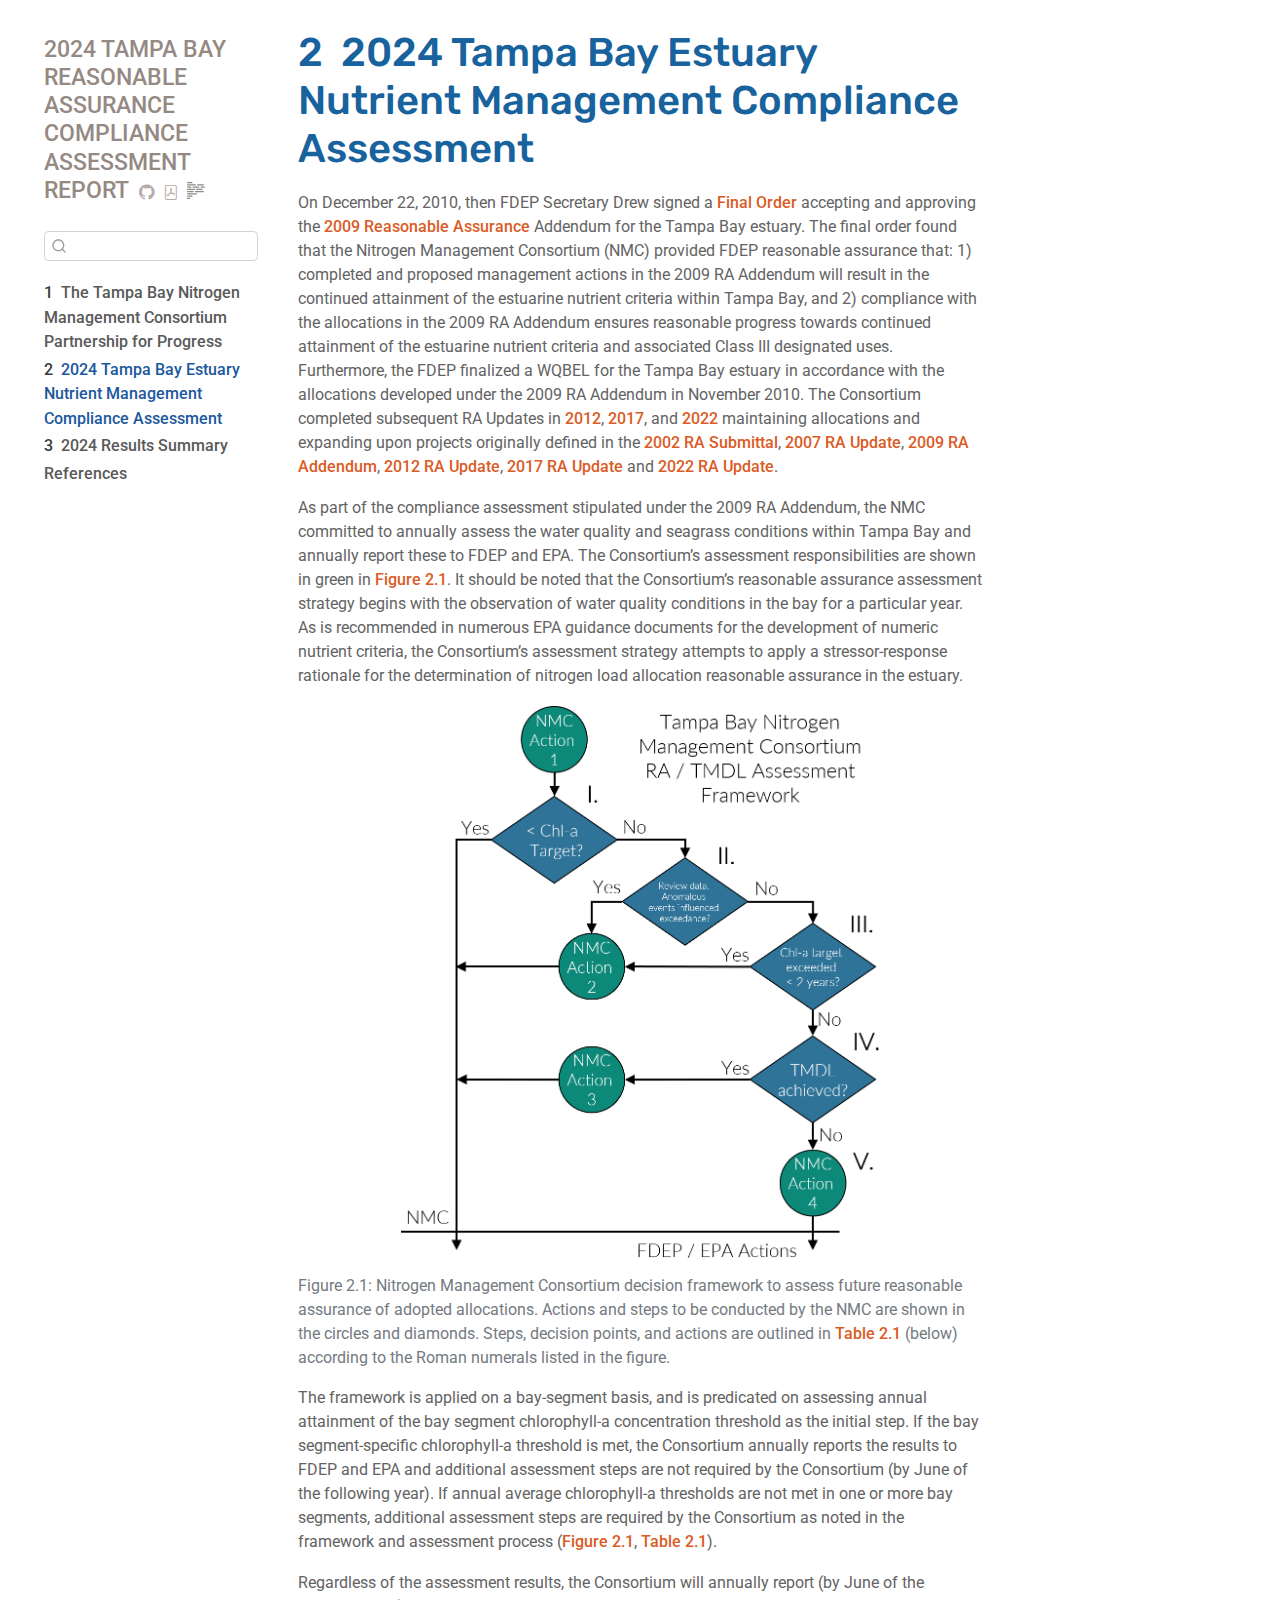
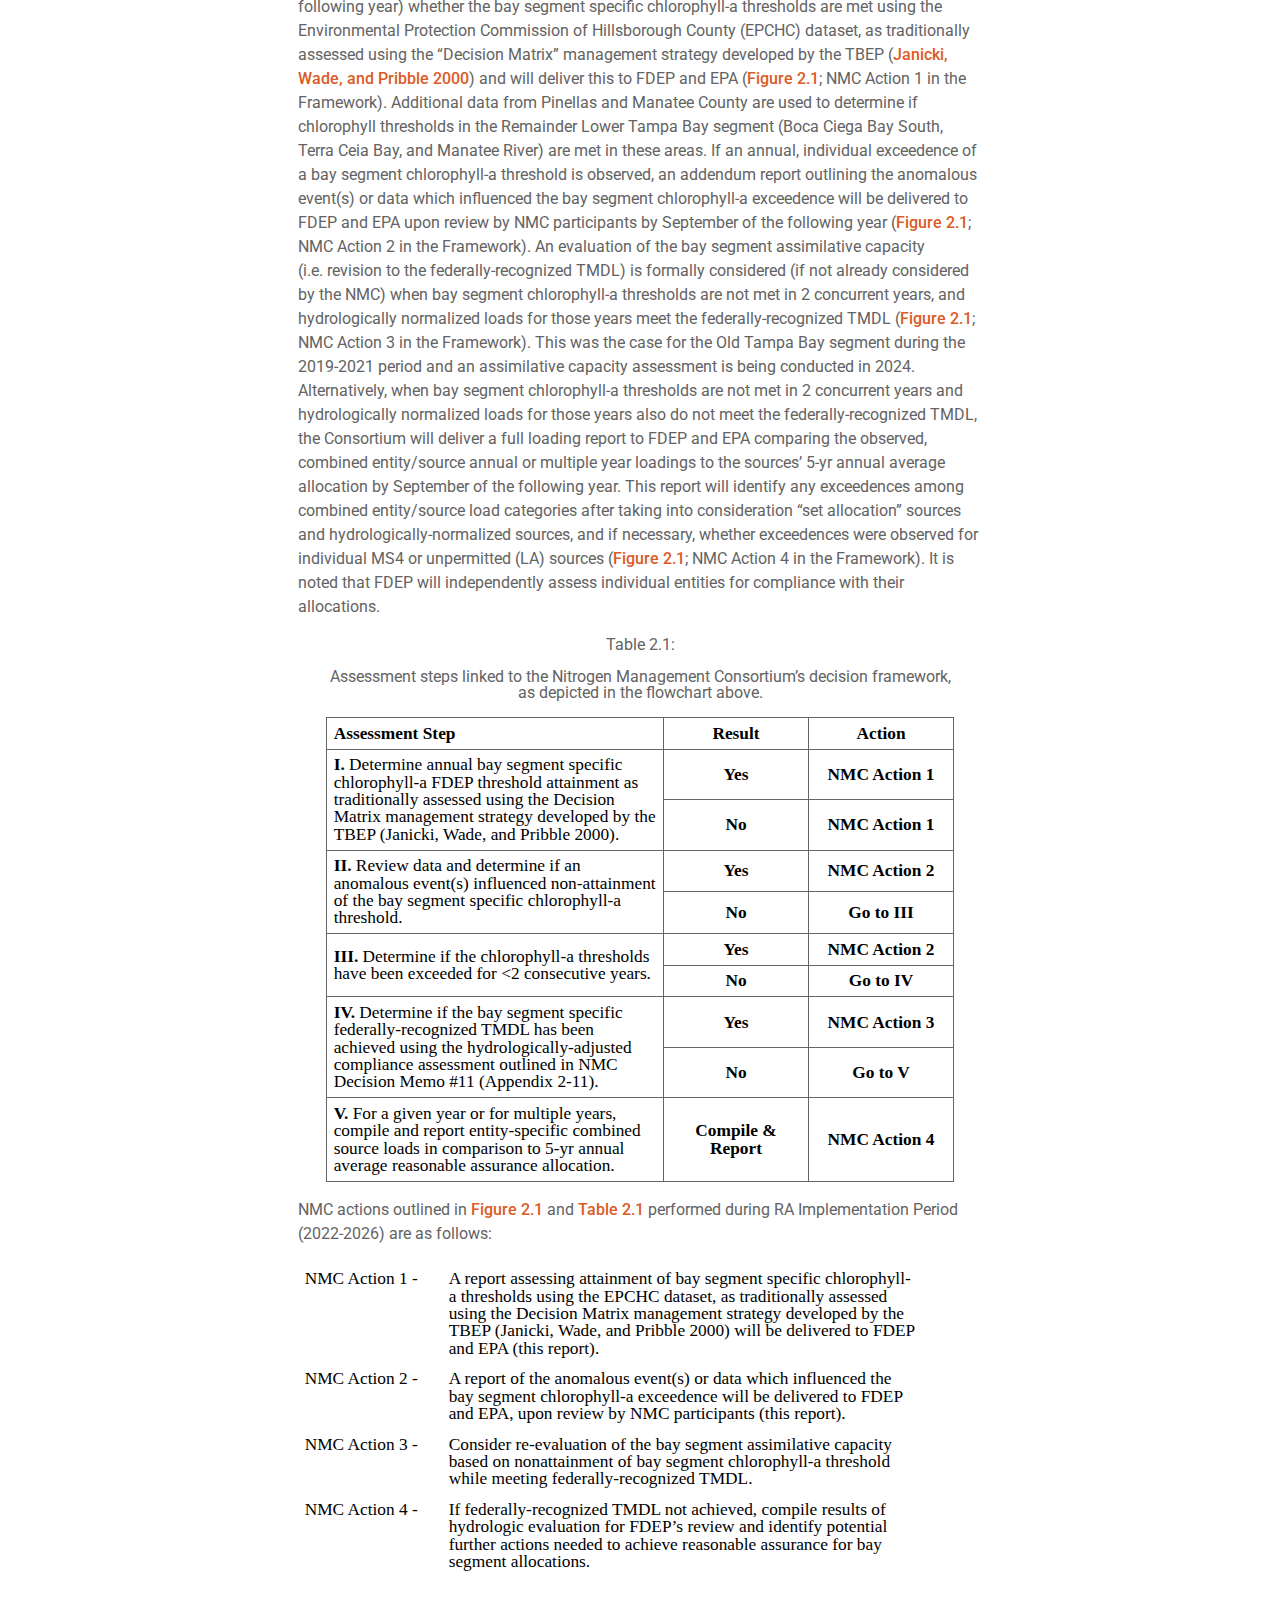
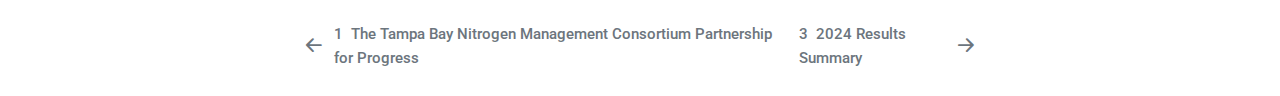
<file: overview.html>
<!DOCTYPE html>
<html xmlns="http://www.w3.org/1999/xhtml" lang="en" xml:lang="en"><head>

<meta charset="utf-8">
<meta name="generator" content="quarto-1.3.450">

<meta name="viewport" content="width=device-width, initial-scale=1.0, user-scalable=yes">


<title>2024 TAMPA BAY REASONABLE ASSURANCE COMPLIANCE ASSESSMENT REPORT - 2&nbsp; 2024 Tampa Bay Estuary Nutrient Management Compliance Assessment</title>
<style>
code{white-space: pre-wrap;}
span.smallcaps{font-variant: small-caps;}
div.columns{display: flex; gap: min(4vw, 1.5em);}
div.column{flex: auto; overflow-x: auto;}
div.hanging-indent{margin-left: 1.5em; text-indent: -1.5em;}
ul.task-list{list-style: none;}
ul.task-list li input[type="checkbox"] {
  width: 0.8em;
  margin: 0 0.8em 0.2em -1em; /* quarto-specific, see https://github.com/quarto-dev/quarto-cli/issues/4556 */ 
  vertical-align: middle;
}
/* CSS for citations */
div.csl-bib-body { }
div.csl-entry {
  clear: both;
}
.hanging-indent div.csl-entry {
  margin-left:2em;
  text-indent:-2em;
}
div.csl-left-margin {
  min-width:2em;
  float:left;
}
div.csl-right-inline {
  margin-left:2em;
  padding-left:1em;
}
div.csl-indent {
  margin-left: 2em;
}</style>


<script src="site_libs/quarto-nav/quarto-nav.js"></script>
<script src="site_libs/quarto-nav/headroom.min.js"></script>
<script src="site_libs/clipboard/clipboard.min.js"></script>
<script src="site_libs/quarto-search/autocomplete.umd.js"></script>
<script src="site_libs/quarto-search/fuse.min.js"></script>
<script src="site_libs/quarto-search/quarto-search.js"></script>
<meta name="quarto:offset" content="./">
<link href="./summary.html" rel="next">
<link href="./index.html" rel="prev">
<script src="site_libs/quarto-html/quarto.js"></script>
<script src="site_libs/quarto-html/popper.min.js"></script>
<script src="site_libs/quarto-html/tippy.umd.min.js"></script>
<script src="site_libs/quarto-html/anchor.min.js"></script>
<link href="site_libs/quarto-html/tippy.css" rel="stylesheet">
<link href="site_libs/quarto-html/quarto-syntax-highlighting.css" rel="stylesheet" id="quarto-text-highlighting-styles">
<script src="site_libs/bootstrap/bootstrap.min.js"></script>
<link href="site_libs/bootstrap/bootstrap-icons.css" rel="stylesheet">
<link href="site_libs/bootstrap/bootstrap.min.css" rel="stylesheet" id="quarto-bootstrap" data-mode="light">
<script id="quarto-search-options" type="application/json">{
  "location": "sidebar",
  "copy-button": false,
  "collapse-after": 3,
  "panel-placement": "start",
  "type": "textbox",
  "limit": 20,
  "language": {
    "search-no-results-text": "No results",
    "search-matching-documents-text": "matching documents",
    "search-copy-link-title": "Copy link to search",
    "search-hide-matches-text": "Hide additional matches",
    "search-more-match-text": "more match in this document",
    "search-more-matches-text": "more matches in this document",
    "search-clear-button-title": "Clear",
    "search-detached-cancel-button-title": "Cancel",
    "search-submit-button-title": "Submit",
    "search-label": "Search"
  }
}</script>
<link href="site_libs/tabwid-1.1.3/tabwid.css" rel="stylesheet">
<script src="site_libs/tabwid-1.1.3/tabwid.js"></script>


<link rel="stylesheet" href="styles.css">
</head>

<body class="nav-sidebar floating">

<div id="quarto-search-results"></div>
  <header id="quarto-header" class="headroom fixed-top">
  <nav class="quarto-secondary-nav">
    <div class="container-fluid d-flex">
      <button type="button" class="quarto-btn-toggle btn" data-bs-toggle="collapse" data-bs-target="#quarto-sidebar,#quarto-sidebar-glass" aria-controls="quarto-sidebar" aria-expanded="false" aria-label="Toggle sidebar navigation" onclick="if (window.quartoToggleHeadroom) { window.quartoToggleHeadroom(); }">
        <i class="bi bi-layout-text-sidebar-reverse"></i>
      </button>
      <nav class="quarto-page-breadcrumbs" aria-label="breadcrumb"><ol class="breadcrumb"><li class="breadcrumb-item"><a href="./overview.html"><span class="chapter-number">2</span>&nbsp; <span class="chapter-title">{{&lt; var maxyr &gt;}} Tampa Bay Estuary Nutrient Management Compliance Assessment</span></a></li></ol></nav>
      <a class="flex-grow-1" role="button" data-bs-toggle="collapse" data-bs-target="#quarto-sidebar,#quarto-sidebar-glass" aria-controls="quarto-sidebar" aria-expanded="false" aria-label="Toggle sidebar navigation" onclick="if (window.quartoToggleHeadroom) { window.quartoToggleHeadroom(); }">      
      </a>
      <button type="button" class="btn quarto-search-button" aria-label="" onclick="window.quartoOpenSearch();">
        <i class="bi bi-search"></i>
      </button>
    </div>
  </nav>
</header>
<!-- content -->
<div id="quarto-content" class="quarto-container page-columns page-rows-contents page-layout-article">
<!-- sidebar -->
  <nav id="quarto-sidebar" class="sidebar collapse collapse-horizontal sidebar-navigation floating overflow-auto">
    <div class="pt-lg-2 mt-2 text-left sidebar-header">
    <div class="sidebar-title mb-0 py-0">
      <a href="./">2024 TAMPA BAY REASONABLE ASSURANCE COMPLIANCE ASSESSMENT REPORT</a> 
        <div class="sidebar-tools-main tools-wide">
    <a href="https://github.com/tbep-tech/tbnmc-compliance-assessment-2023" rel="" title="Source Code" class="quarto-navigation-tool px-1" aria-label="Source Code"><i class="bi bi-github"></i></a>
    <a href="./2024-TAMPA-BAY-REASONABLE-ASSURANCE-COMPLIANCE-ASSESSMENT-REPORT.pdf" rel="" title="Download PDF" class="quarto-navigation-tool px-1" aria-label="Download PDF"><i class="bi bi-file-pdf"></i></a>
  <a href="" class="quarto-reader-toggle quarto-navigation-tool px-1" onclick="window.quartoToggleReader(); return false;" title="Toggle reader mode">
  <div class="quarto-reader-toggle-btn">
  <i class="bi"></i>
  </div>
</a>
</div>
    </div>
      </div>
        <div class="mt-2 flex-shrink-0 align-items-center">
        <div class="sidebar-search">
        <div id="quarto-search" class="" title="Search"></div>
        </div>
        </div>
    <div class="sidebar-menu-container"> 
    <ul class="list-unstyled mt-1">
        <li class="sidebar-item">
  <div class="sidebar-item-container"> 
  <a href="./index.html" class="sidebar-item-text sidebar-link">
 <span class="menu-text"><span class="chapter-number">1</span>&nbsp; <span class="chapter-title">The Tampa Bay Nitrogen Management Consortium Partnership for Progress</span></span></a>
  </div>
</li>
        <li class="sidebar-item">
  <div class="sidebar-item-container"> 
  <a href="./overview.html" class="sidebar-item-text sidebar-link active">
 <span class="menu-text"><span class="chapter-number">2</span>&nbsp; <span class="chapter-title">2024 Tampa Bay Estuary Nutrient Management Compliance Assessment</span></span></a>
  </div>
</li>
        <li class="sidebar-item">
  <div class="sidebar-item-container"> 
  <a href="./summary.html" class="sidebar-item-text sidebar-link">
 <span class="menu-text"><span class="chapter-number">3</span>&nbsp; <span class="chapter-title">2024 Results Summary</span></span></a>
  </div>
</li>
        <li class="sidebar-item">
  <div class="sidebar-item-container"> 
  <a href="./references.html" class="sidebar-item-text sidebar-link">
 <span class="menu-text">References</span></a>
  </div>
</li>
    </ul>
    </div>
</nav>
<div id="quarto-sidebar-glass" data-bs-toggle="collapse" data-bs-target="#quarto-sidebar,#quarto-sidebar-glass"></div>
<!-- margin-sidebar -->
    <div id="quarto-margin-sidebar" class="sidebar margin-sidebar">
        
    </div>
<!-- main -->
<main class="content" id="quarto-document-content">

<header id="title-block-header" class="quarto-title-block default">
<div class="quarto-title">
<h1 class="title"><span class="chapter-number">2</span>&nbsp; <span class="chapter-title">2024 Tampa Bay Estuary Nutrient Management Compliance Assessment</span></h1>
</div>



<div class="quarto-title-meta">

    
  
    
  </div>
  

</header>

<p>On December 22, 2010, then FDEP Secretary Drew signed a <a href="https://drive.google.com/file/d/1wV3w8ack_fLNK3yS-xTR7LTmziNtZ8CN/view?usp=share_link">Final Order</a> accepting and approving the <a href="https://drive.google.com/file/d/10IjJAfcGFf007a5VdPXAUtUi4dx-cmsA/view?usp=drivesdk">2009 Reasonable Assurance</a> Addendum for the Tampa Bay estuary. The final order found that the Nitrogen Management Consortium (NMC) provided FDEP reasonable assurance that: 1) completed and proposed management actions in the 2009 RA Addendum will result in the continued attainment of the estuarine nutrient criteria within Tampa Bay, and 2) compliance with the allocations in the 2009 RA Addendum ensures reasonable progress towards continued attainment of the estuarine nutrient criteria and associated Class III designated uses. Furthermore, the FDEP finalized a WQBEL for the Tampa Bay estuary in accordance with the allocations developed under the 2009 RA Addendum in November 2010. The Consortium completed subsequent RA Updates in <a href="https://tbep.org/reasonable-assurance-plans-updates-2012/">2012</a>, <a href="https://tbep.org/reasonable-assurance-plans-updates-2017/">2017</a>, and <a href="https://drive.google.com/file/d/18HHMx4U6vHNrFyepEFuoTJ_sEKyTA_gu/view?usp=share_link">2022</a> maintaining allocations and expanding upon projects originally defined in the <a href="https://tbep.org/reasonable-assurance-plans-updates-2002/">2002 RA Submittal</a>, <a href="https://tbep.org/reasonable-assurance-plans-updates-2007/">2007 RA Update</a>, <a href="https://drive.google.com/file/d/10IjJAfcGFf007a5VdPXAUtUi4dx-cmsA/view?usp=drivesdk">2009 RA Addendum</a>, <a href="https://drive.google.com/file/d/1F_QmQcvGVQ78wK3jcMLMGmjs1vJ21nto/view?usp=share_link">2012 RA Update</a>, <a href="https://drive.google.com/file/d/1VdYE67_aZAhFq6JYQSKxx2WY2O5KwyUI/view?usp=share_link">2017 RA Update</a> and <a href="https://drive.google.com/file/d/18HHMx4U6vHNrFyepEFuoTJ_sEKyTA_gu/view?usp=share_link">2022 RA Update</a>.</p>
<p>As part of the compliance assessment stipulated under the 2009 RA Addendum, the NMC committed to annually assess the water quality and seagrass conditions within Tampa Bay and annually report these to FDEP and EPA. The Consortium’s assessment responsibilities are shown in green in <a href="#fig-decision">Figure&nbsp;<span>2.1</span></a>. It should be noted that the Consortium’s reasonable assurance assessment strategy begins with the observation of water quality conditions in the bay for a particular year. As is recommended in numerous EPA guidance documents for the development of numeric nutrient criteria, the Consortium’s assessment strategy attempts to apply a stressor-response rationale for the determination of nitrogen load allocation reasonable assurance in the estuary.</p>
<div class="cell" data-layout-align="center">
<div class="cell-output-display">
<div id="fig-decision" class="quarto-figure quarto-figure-center anchored">
<figure class="figure">
<p><img src="www/decisionframework.png" class="img-fluid figure-img" style="width:70.0%"></p>
<figcaption class="figure-caption">Figure&nbsp;2.1: Nitrogen Management Consortium decision framework to assess future reasonable assurance of adopted allocations. Actions and steps to be conducted by the NMC are shown in the circles and diamonds. Steps, decision points, and actions are outlined in <a href="#tbl-steps">Table&nbsp;<span>2.1</span></a> (below) according to the Roman numerals listed in the figure.</figcaption>
</figure>
</div>
</div>
</div>
<p>The framework is applied on a bay-segment basis, and is predicated on assessing annual attainment of the bay segment chlorophyll-a concentration threshold as the initial step. If the bay segment-specific chlorophyll-a threshold is met, the Consortium annually reports the results to FDEP and EPA and additional assessment steps are not required by the Consortium (by June of the following year). If annual average chlorophyll-a thresholds are not met in one or more bay segments, additional assessment steps are required by the Consortium as noted in the framework and assessment process (<a href="#fig-decision">Figure&nbsp;<span>2.1</span></a>, <a href="#tbl-steps">Table&nbsp;<span>2.1</span></a>).</p>
<p>Regardless of the assessment results, the Consortium will annually report (by June of the following year) whether the bay segment specific chlorophyll-a thresholds are met using the Environmental Protection Commission of Hillsborough County (EPCHC) dataset, as traditionally assessed using the “Decision Matrix” management strategy developed by the TBEP <span class="citation" data-cites="tbep0400">(<a href="references.html#ref-tbep0400" role="doc-biblioref">Janicki, Wade, and Pribble 2000</a>)</span> and will deliver this to FDEP and EPA (<a href="#fig-decision">Figure&nbsp;<span>2.1</span></a>; NMC Action 1 in the Framework). Additional data from Pinellas and Manatee County are used to determine if chlorophyll thresholds in the Remainder Lower Tampa Bay segment (Boca Ciega Bay South, Terra Ceia Bay, and Manatee River) are met in these areas. If an annual, individual exceedence of a bay segment chlorophyll-a threshold is observed, an addendum report outlining the anomalous event(s) or data which influenced the bay segment chlorophyll-a exceedence will be delivered to FDEP and EPA upon review by NMC participants by September of the following year (<a href="#fig-decision">Figure&nbsp;<span>2.1</span></a>; NMC Action 2 in the Framework). An evaluation of the bay segment assimilative capacity (i.e.&nbsp;revision to the federally-recognized TMDL) is formally considered (if not already considered by the NMC) when bay segment chlorophyll-a thresholds are not met in 2 concurrent years, and hydrologically normalized loads for those years meet the federally-recognized TMDL (<a href="#fig-decision">Figure&nbsp;<span>2.1</span></a>; NMC Action 3 in the Framework). This was the case for the Old Tampa Bay segment during the 2019-2021 period and an assimilative capacity assessment is being conducted in 2024. Alternatively, when bay segment chlorophyll-a thresholds are not met in 2 concurrent years and hydrologically normalized loads for those years also do not meet the federally-recognized TMDL, the Consortium will deliver a full loading report to FDEP and EPA comparing the observed, combined entity/source annual or multiple year loadings to the sources’ 5-yr annual average allocation by September of the following year. This report will identify any exceedences among combined entity/source load categories after taking into consideration “set allocation” sources and hydrologically-normalized sources, and if necessary, whether exceedences were observed for individual MS4 or unpermitted (LA) sources (<a href="#fig-decision">Figure&nbsp;<span>2.1</span></a>; NMC Action 4 in the Framework). It is noted that FDEP will independently assess individual entities for compliance with their allocations.</p>
<div class="cell">
<div class="cell-output-display">
<div id="tbl-steps" class="anchored">

<div class="tabwid"><style>.cl-4dca79a4{}.cl-4dc00b90{font-family:'Lato light';font-size:13pt;font-weight:bold;font-style:normal;text-decoration:none;color:rgba(0, 0, 0, 1.00);background-color:transparent;}.cl-4dc00ba4{font-family:'Lato light';font-size:13pt;font-weight:normal;font-style:normal;text-decoration:none;color:rgba(0, 0, 0, 1.00);background-color:transparent;}.cl-4dc48b5c{margin:0;text-align:left;border-bottom: 0 solid rgba(0, 0, 0, 1.00);border-top: 0 solid rgba(0, 0, 0, 1.00);border-left: 0 solid rgba(0, 0, 0, 1.00);border-right: 0 solid rgba(0, 0, 0, 1.00);padding-bottom:5pt;padding-top:5pt;padding-left:5pt;padding-right:5pt;line-height: 1;background-color:transparent;}.cl-4dc48b66{margin:0;text-align:center;border-bottom: 0 solid rgba(0, 0, 0, 1.00);border-top: 0 solid rgba(0, 0, 0, 1.00);border-left: 0 solid rgba(0, 0, 0, 1.00);border-right: 0 solid rgba(0, 0, 0, 1.00);padding-bottom:5pt;padding-top:5pt;padding-left:5pt;padding-right:5pt;line-height: 1;background-color:transparent;}.cl-4dc4ab5a{width:3.5in;background-color:transparent;vertical-align: middle;border-bottom: 1pt solid rgba(102, 102, 102, 1.00);border-top: 1pt solid rgba(102, 102, 102, 1.00);border-left: 1pt solid rgba(102, 102, 102, 1.00);border-right: 1pt solid rgba(102, 102, 102, 1.00);margin-bottom:0;margin-top:0;margin-left:0;margin-right:0;}.cl-4dc4ab64{width:1.5in;background-color:transparent;vertical-align: middle;border-bottom: 1pt solid rgba(102, 102, 102, 1.00);border-top: 1pt solid rgba(102, 102, 102, 1.00);border-left: 1pt solid rgba(102, 102, 102, 1.00);border-right: 1pt solid rgba(102, 102, 102, 1.00);margin-bottom:0;margin-top:0;margin-left:0;margin-right:0;}</style><table data-quarto-disable-processing="true" class="cl-4dca79a4"><caption>Table&nbsp;2.1:  <p>Assessment steps linked to the Nitrogen Management Consortium’s
decision framework, as depicted in the flowchart above.</p> </caption><tbody><tr style="overflow-wrap:break-word;"><td class="cl-4dc4ab5a"><p class="cl-4dc48b5c"><span class="cl-4dc00b90">Assessment</span><span class="cl-4dc00b90"> </span><span class="cl-4dc00b90">Step</span></p></td><td class="cl-4dc4ab64"><p class="cl-4dc48b66"><span class="cl-4dc00b90">Result</span></p></td><td class="cl-4dc4ab64"><p class="cl-4dc48b66"><span class="cl-4dc00b90">Action</span></p></td></tr><tr style="overflow-wrap:break-word;"><td rowspan="2" class="cl-4dc4ab5a"><p class="cl-4dc48b5c"><span class="cl-4dc00b90">I.</span><span class="cl-4dc00ba4"> </span><span class="cl-4dc00ba4">Determine</span><span class="cl-4dc00ba4"> </span><span class="cl-4dc00ba4">annual</span><span class="cl-4dc00ba4"> </span><span class="cl-4dc00ba4">bay</span><span class="cl-4dc00ba4"> </span><span class="cl-4dc00ba4">segment</span><span class="cl-4dc00ba4"> </span><span class="cl-4dc00ba4">specific</span><span class="cl-4dc00ba4"> </span><span class="cl-4dc00ba4">chlorophyll-a</span><span class="cl-4dc00ba4"> </span><span class="cl-4dc00ba4">FDEP</span><span class="cl-4dc00ba4"> </span><span class="cl-4dc00ba4">threshold</span><span class="cl-4dc00ba4"> </span><span class="cl-4dc00ba4">attainment</span><span class="cl-4dc00ba4"> </span><span class="cl-4dc00ba4">as</span><span class="cl-4dc00ba4"> </span><span class="cl-4dc00ba4">traditionally</span><span class="cl-4dc00ba4"> </span><span class="cl-4dc00ba4">assessed</span><span class="cl-4dc00ba4"> </span><span class="cl-4dc00ba4">using</span><span class="cl-4dc00ba4"> </span><span class="cl-4dc00ba4">the</span><span class="cl-4dc00ba4"> </span><span class="cl-4dc00ba4">Decision</span><span class="cl-4dc00ba4"> </span><span class="cl-4dc00ba4">Matrix</span><span class="cl-4dc00ba4"> </span><span class="cl-4dc00ba4">management</span><span class="cl-4dc00ba4"> </span><span class="cl-4dc00ba4">strategy</span><span class="cl-4dc00ba4"> </span><span class="cl-4dc00ba4">developed</span><span class="cl-4dc00ba4"> </span><span class="cl-4dc00ba4">by</span><span class="cl-4dc00ba4"> </span><span class="cl-4dc00ba4">the</span><span class="cl-4dc00ba4"> </span><span class="cl-4dc00ba4">TBEP</span><span class="cl-4dc00ba4"> </span><span class="cl-4dc00ba4">(Janicki,</span><span class="cl-4dc00ba4"> </span><span class="cl-4dc00ba4">Wade,</span><span class="cl-4dc00ba4"> </span><span class="cl-4dc00ba4">and</span><span class="cl-4dc00ba4"> </span><span class="cl-4dc00ba4">Pribble</span><span class="cl-4dc00ba4"> </span><span class="cl-4dc00ba4">2000)</span><span class="cl-4dc00ba4">.</span></p></td><td class="cl-4dc4ab64"><p class="cl-4dc48b66"><span class="cl-4dc00b90">Yes</span></p></td><td class="cl-4dc4ab64"><p class="cl-4dc48b66"><span class="cl-4dc00b90">NMC</span><span class="cl-4dc00b90"> </span><span class="cl-4dc00b90">Action</span><span class="cl-4dc00b90"> </span><span class="cl-4dc00b90">1</span></p></td></tr><tr style="overflow-wrap:break-word;"><td class="cl-4dc4ab64"><p class="cl-4dc48b66"><span class="cl-4dc00b90">No</span></p></td><td class="cl-4dc4ab64"><p class="cl-4dc48b66"><span class="cl-4dc00b90">NMC</span><span class="cl-4dc00b90"> </span><span class="cl-4dc00b90">Action</span><span class="cl-4dc00b90"> </span><span class="cl-4dc00b90">1</span></p></td></tr><tr style="overflow-wrap:break-word;"><td rowspan="2" class="cl-4dc4ab5a"><p class="cl-4dc48b5c"><span class="cl-4dc00b90">II.</span><span class="cl-4dc00ba4"> </span><span class="cl-4dc00ba4">Review</span><span class="cl-4dc00ba4"> </span><span class="cl-4dc00ba4">data</span><span class="cl-4dc00ba4"> </span><span class="cl-4dc00ba4">and</span><span class="cl-4dc00ba4"> </span><span class="cl-4dc00ba4">determine</span><span class="cl-4dc00ba4"> </span><span class="cl-4dc00ba4">if</span><span class="cl-4dc00ba4"> </span><span class="cl-4dc00ba4">an</span><span class="cl-4dc00ba4"> </span><span class="cl-4dc00ba4">anomalous</span><span class="cl-4dc00ba4"> </span><span class="cl-4dc00ba4">event(s)</span><span class="cl-4dc00ba4"> </span><span class="cl-4dc00ba4">influenced</span><span class="cl-4dc00ba4"> </span><span class="cl-4dc00ba4">non-attainment</span><span class="cl-4dc00ba4"> </span><span class="cl-4dc00ba4">of</span><span class="cl-4dc00ba4"> </span><span class="cl-4dc00ba4">the</span><span class="cl-4dc00ba4"> </span><span class="cl-4dc00ba4">bay</span><span class="cl-4dc00ba4"> </span><span class="cl-4dc00ba4">segment</span><span class="cl-4dc00ba4"> </span><span class="cl-4dc00ba4">specific</span><span class="cl-4dc00ba4"> </span><span class="cl-4dc00ba4">chlorophyll-a</span><span class="cl-4dc00ba4"> </span><span class="cl-4dc00ba4">threshold.</span></p></td><td class="cl-4dc4ab64"><p class="cl-4dc48b66"><span class="cl-4dc00b90">Yes</span></p></td><td class="cl-4dc4ab64"><p class="cl-4dc48b66"><span class="cl-4dc00b90">NMC</span><span class="cl-4dc00b90"> </span><span class="cl-4dc00b90">Action</span><span class="cl-4dc00b90"> </span><span class="cl-4dc00b90">2</span></p></td></tr><tr style="overflow-wrap:break-word;"><td class="cl-4dc4ab64"><p class="cl-4dc48b66"><span class="cl-4dc00b90">No</span></p></td><td class="cl-4dc4ab64"><p class="cl-4dc48b66"><span class="cl-4dc00b90">Go</span><span class="cl-4dc00b90"> </span><span class="cl-4dc00b90">to</span><span class="cl-4dc00b90"> </span><span class="cl-4dc00b90">III</span></p></td></tr><tr style="overflow-wrap:break-word;"><td rowspan="2" class="cl-4dc4ab5a"><p class="cl-4dc48b5c"><span class="cl-4dc00b90">III.</span><span class="cl-4dc00ba4"> </span><span class="cl-4dc00ba4">Determine</span><span class="cl-4dc00ba4"> </span><span class="cl-4dc00ba4">if</span><span class="cl-4dc00ba4"> </span><span class="cl-4dc00ba4">the</span><span class="cl-4dc00ba4"> </span><span class="cl-4dc00ba4">chlorophyll-a</span><span class="cl-4dc00ba4"> </span><span class="cl-4dc00ba4">thresholds</span><span class="cl-4dc00ba4"> </span><span class="cl-4dc00ba4">have</span><span class="cl-4dc00ba4"> </span><span class="cl-4dc00ba4">been</span><span class="cl-4dc00ba4"> </span><span class="cl-4dc00ba4">exceeded</span><span class="cl-4dc00ba4"> </span><span class="cl-4dc00ba4">for</span><span class="cl-4dc00ba4"> </span><span class="cl-4dc00ba4">&lt;2</span><span class="cl-4dc00ba4"> </span><span class="cl-4dc00ba4">consecutive</span><span class="cl-4dc00ba4"> </span><span class="cl-4dc00ba4">years.</span></p></td><td class="cl-4dc4ab64"><p class="cl-4dc48b66"><span class="cl-4dc00b90">Yes</span></p></td><td class="cl-4dc4ab64"><p class="cl-4dc48b66"><span class="cl-4dc00b90">NMC</span><span class="cl-4dc00b90"> </span><span class="cl-4dc00b90">Action</span><span class="cl-4dc00b90"> </span><span class="cl-4dc00b90">2</span></p></td></tr><tr style="overflow-wrap:break-word;"><td class="cl-4dc4ab64"><p class="cl-4dc48b66"><span class="cl-4dc00b90">No</span></p></td><td class="cl-4dc4ab64"><p class="cl-4dc48b66"><span class="cl-4dc00b90">Go</span><span class="cl-4dc00b90"> </span><span class="cl-4dc00b90">to</span><span class="cl-4dc00b90"> </span><span class="cl-4dc00b90">IV</span></p></td></tr><tr style="overflow-wrap:break-word;"><td rowspan="2" class="cl-4dc4ab5a"><p class="cl-4dc48b5c"><span class="cl-4dc00b90">IV.</span><span class="cl-4dc00ba4"> </span><span class="cl-4dc00ba4">Determine</span><span class="cl-4dc00ba4"> </span><span class="cl-4dc00ba4">if</span><span class="cl-4dc00ba4"> </span><span class="cl-4dc00ba4">the</span><span class="cl-4dc00ba4"> </span><span class="cl-4dc00ba4">bay</span><span class="cl-4dc00ba4"> </span><span class="cl-4dc00ba4">segment</span><span class="cl-4dc00ba4"> </span><span class="cl-4dc00ba4">specific</span><span class="cl-4dc00ba4"> </span><span class="cl-4dc00ba4">federally-recognized</span><span class="cl-4dc00ba4"> </span><span class="cl-4dc00ba4">TMDL</span><span class="cl-4dc00ba4"> </span><span class="cl-4dc00ba4">has</span><span class="cl-4dc00ba4"> </span><span class="cl-4dc00ba4">been</span><span class="cl-4dc00ba4"> </span><span class="cl-4dc00ba4">achieved</span><span class="cl-4dc00ba4"> </span><span class="cl-4dc00ba4">using</span><span class="cl-4dc00ba4"> </span><span class="cl-4dc00ba4">the</span><span class="cl-4dc00ba4"> </span><span class="cl-4dc00ba4">hydrologically-adjusted</span><span class="cl-4dc00ba4"> </span><span class="cl-4dc00ba4">compliance</span><span class="cl-4dc00ba4"> </span><span class="cl-4dc00ba4">assessment</span><span class="cl-4dc00ba4"> </span><span class="cl-4dc00ba4">outlined</span><span class="cl-4dc00ba4"> </span><span class="cl-4dc00ba4">in</span><span class="cl-4dc00ba4"> </span><span class="cl-4dc00ba4">NMC</span><span class="cl-4dc00ba4"> </span><span class="cl-4dc00ba4">Decision</span><span class="cl-4dc00ba4"> </span><span class="cl-4dc00ba4">Memo</span><span class="cl-4dc00ba4"> </span><span class="cl-4dc00ba4">#11</span><span class="cl-4dc00ba4"> </span><span class="cl-4dc00ba4">(Appendix</span><span class="cl-4dc00ba4"> </span><span class="cl-4dc00ba4">2-11).</span></p></td><td class="cl-4dc4ab64"><p class="cl-4dc48b66"><span class="cl-4dc00b90">Yes</span></p></td><td class="cl-4dc4ab64"><p class="cl-4dc48b66"><span class="cl-4dc00b90">NMC</span><span class="cl-4dc00b90"> </span><span class="cl-4dc00b90">Action</span><span class="cl-4dc00b90"> </span><span class="cl-4dc00b90">3</span></p></td></tr><tr style="overflow-wrap:break-word;"><td class="cl-4dc4ab64"><p class="cl-4dc48b66"><span class="cl-4dc00b90">No</span></p></td><td class="cl-4dc4ab64"><p class="cl-4dc48b66"><span class="cl-4dc00b90">Go</span><span class="cl-4dc00b90"> </span><span class="cl-4dc00b90">to</span><span class="cl-4dc00b90"> </span><span class="cl-4dc00b90">V</span></p></td></tr><tr style="overflow-wrap:break-word;"><td class="cl-4dc4ab5a"><p class="cl-4dc48b5c"><span class="cl-4dc00b90">V.</span><span class="cl-4dc00ba4"> </span><span class="cl-4dc00ba4">For</span><span class="cl-4dc00ba4"> </span><span class="cl-4dc00ba4">a</span><span class="cl-4dc00ba4"> </span><span class="cl-4dc00ba4">given</span><span class="cl-4dc00ba4"> </span><span class="cl-4dc00ba4">year</span><span class="cl-4dc00ba4"> </span><span class="cl-4dc00ba4">or</span><span class="cl-4dc00ba4"> </span><span class="cl-4dc00ba4">for</span><span class="cl-4dc00ba4"> </span><span class="cl-4dc00ba4">multiple</span><span class="cl-4dc00ba4"> </span><span class="cl-4dc00ba4">years,</span><span class="cl-4dc00ba4"> </span><span class="cl-4dc00ba4">compile</span><span class="cl-4dc00ba4"> </span><span class="cl-4dc00ba4">and</span><span class="cl-4dc00ba4"> </span><span class="cl-4dc00ba4">report</span><span class="cl-4dc00ba4"> </span><span class="cl-4dc00ba4">entity-specific</span><span class="cl-4dc00ba4"> </span><span class="cl-4dc00ba4">combined</span><span class="cl-4dc00ba4"> </span><span class="cl-4dc00ba4">source</span><span class="cl-4dc00ba4"> </span><span class="cl-4dc00ba4">loads</span><span class="cl-4dc00ba4"> </span><span class="cl-4dc00ba4">in</span><span class="cl-4dc00ba4"> </span><span class="cl-4dc00ba4">comparison</span><span class="cl-4dc00ba4"> </span><span class="cl-4dc00ba4">to</span><span class="cl-4dc00ba4"> </span><span class="cl-4dc00ba4">5-yr</span><span class="cl-4dc00ba4"> </span><span class="cl-4dc00ba4">annual</span><span class="cl-4dc00ba4"> </span><span class="cl-4dc00ba4">average</span><span class="cl-4dc00ba4"> </span><span class="cl-4dc00ba4">reasonable</span><span class="cl-4dc00ba4"> </span><span class="cl-4dc00ba4">assurance</span><span class="cl-4dc00ba4"> </span><span class="cl-4dc00ba4">allocation.</span></p></td><td class="cl-4dc4ab64"><p class="cl-4dc48b66"><span class="cl-4dc00b90">Compile</span><span class="cl-4dc00b90"> </span><span class="cl-4dc00b90">&amp;</span><span class="cl-4dc00b90"> </span><span class="cl-4dc00b90">Report</span></p></td><td class="cl-4dc4ab64"><p class="cl-4dc48b66"><span class="cl-4dc00b90">NMC</span><span class="cl-4dc00b90"> </span><span class="cl-4dc00b90">Action</span><span class="cl-4dc00b90"> </span><span class="cl-4dc00b90">4</span></p></td></tr></tbody></table></div>
</div>
</div>
</div>
<p>NMC actions outlined in <a href="#fig-decision">Figure&nbsp;<span>2.1</span></a> and <a href="#tbl-steps">Table&nbsp;<span>2.1</span></a> performed during RA Implementation Period (2022-2026) are as follows:</p>
<div class="cell" data-ft.align="left">
<div class="cell-output-display">

<div class="tabwid tabwid_left"><style>.cl-4e5cea32{}.cl-4e53473e{font-family:'Lato light';font-size:13pt;font-weight:normal;font-style:normal;text-decoration:none;color:rgba(0, 0, 0, 1.00);background-color:transparent;}.cl-4e56ce22{margin:0;text-align:left;border-bottom: 0 solid rgba(0, 0, 0, 1.00);border-top: 0 solid rgba(0, 0, 0, 1.00);border-left: 0 solid rgba(0, 0, 0, 1.00);border-right: 0 solid rgba(0, 0, 0, 1.00);padding-bottom:5pt;padding-top:5pt;padding-left:5pt;padding-right:5pt;line-height: 1;background-color:transparent;}.cl-4e56ec40{width:1.5in;background-color:transparent;vertical-align: top;border-bottom: 0 solid rgba(0, 0, 0, 1.00);border-top: 0 solid rgba(0, 0, 0, 1.00);border-left: 0 solid rgba(0, 0, 0, 1.00);border-right: 0 solid rgba(0, 0, 0, 1.00);margin-bottom:0;margin-top:0;margin-left:0;margin-right:0;}.cl-4e56ec4a{width:5in;background-color:transparent;vertical-align: top;border-bottom: 0 solid rgba(0, 0, 0, 1.00);border-top: 0 solid rgba(0, 0, 0, 1.00);border-left: 0 solid rgba(0, 0, 0, 1.00);border-right: 0 solid rgba(0, 0, 0, 1.00);margin-bottom:0;margin-top:0;margin-left:0;margin-right:0;}</style><table data-quarto-disable-processing="true" class="cl-4e5cea32"><tbody><tr style="overflow-wrap:break-word;"><td class="cl-4e56ec40"><p class="cl-4e56ce22"><span class="cl-4e53473e">NMC</span><span class="cl-4e53473e"> </span><span class="cl-4e53473e">Action</span><span class="cl-4e53473e"> </span><span class="cl-4e53473e">1</span><span class="cl-4e53473e"> </span><span class="cl-4e53473e">-</span></p></td><td class="cl-4e56ec4a"><p class="cl-4e56ce22"><span class="cl-4e53473e">A</span><span class="cl-4e53473e"> </span><span class="cl-4e53473e">report</span><span class="cl-4e53473e"> </span><span class="cl-4e53473e">assessing</span><span class="cl-4e53473e"> </span><span class="cl-4e53473e">attainment</span><span class="cl-4e53473e"> </span><span class="cl-4e53473e">of</span><span class="cl-4e53473e"> </span><span class="cl-4e53473e">bay</span><span class="cl-4e53473e"> </span><span class="cl-4e53473e">segment</span><span class="cl-4e53473e"> </span><span class="cl-4e53473e">specific</span><span class="cl-4e53473e"> </span><span class="cl-4e53473e">chlorophyll-a</span><span class="cl-4e53473e"> </span><span class="cl-4e53473e">thresholds</span><span class="cl-4e53473e"> </span><span class="cl-4e53473e">using</span><span class="cl-4e53473e"> </span><span class="cl-4e53473e">the</span><span class="cl-4e53473e"> </span><span class="cl-4e53473e">EPCHC</span><span class="cl-4e53473e"> </span><span class="cl-4e53473e">dataset,</span><span class="cl-4e53473e"> </span><span class="cl-4e53473e">as</span><span class="cl-4e53473e"> </span><span class="cl-4e53473e">traditionally</span><span class="cl-4e53473e"> </span><span class="cl-4e53473e">assessed</span><span class="cl-4e53473e"> </span><span class="cl-4e53473e">using</span><span class="cl-4e53473e"> </span><span class="cl-4e53473e">the</span><span class="cl-4e53473e"> </span><span class="cl-4e53473e">Decision</span><span class="cl-4e53473e"> </span><span class="cl-4e53473e">Matrix</span><span class="cl-4e53473e"> </span><span class="cl-4e53473e">management</span><span class="cl-4e53473e"> </span><span class="cl-4e53473e">strategy</span><span class="cl-4e53473e"> </span><span class="cl-4e53473e">developed</span><span class="cl-4e53473e"> </span><span class="cl-4e53473e">by</span><span class="cl-4e53473e"> </span><span class="cl-4e53473e">the</span><span class="cl-4e53473e"> </span><span class="cl-4e53473e">TBEP</span><span class="cl-4e53473e"> </span><span class="cl-4e53473e">(Janicki,</span><span class="cl-4e53473e"> </span><span class="cl-4e53473e">Wade,</span><span class="cl-4e53473e"> </span><span class="cl-4e53473e">and</span><span class="cl-4e53473e"> </span><span class="cl-4e53473e">Pribble</span><span class="cl-4e53473e"> </span><span class="cl-4e53473e">2000)</span><span class="cl-4e53473e"> </span><span class="cl-4e53473e">will</span><span class="cl-4e53473e"> </span><span class="cl-4e53473e">be</span><span class="cl-4e53473e"> </span><span class="cl-4e53473e">delivered</span><span class="cl-4e53473e"> </span><span class="cl-4e53473e">to</span><span class="cl-4e53473e"> </span><span class="cl-4e53473e">FDEP</span><span class="cl-4e53473e"> </span><span class="cl-4e53473e">and</span><span class="cl-4e53473e"> </span><span class="cl-4e53473e">EPA</span><span class="cl-4e53473e"> </span><span class="cl-4e53473e">(this</span><span class="cl-4e53473e"> </span><span class="cl-4e53473e">report).</span></p></td></tr><tr style="overflow-wrap:break-word;"><td class="cl-4e56ec40"><p class="cl-4e56ce22"><span class="cl-4e53473e">NMC</span><span class="cl-4e53473e"> </span><span class="cl-4e53473e">Action</span><span class="cl-4e53473e"> </span><span class="cl-4e53473e">2</span><span class="cl-4e53473e"> </span><span class="cl-4e53473e">-</span></p></td><td class="cl-4e56ec4a"><p class="cl-4e56ce22"><span class="cl-4e53473e">A</span><span class="cl-4e53473e"> </span><span class="cl-4e53473e">report</span><span class="cl-4e53473e"> </span><span class="cl-4e53473e">of</span><span class="cl-4e53473e"> </span><span class="cl-4e53473e">the</span><span class="cl-4e53473e"> </span><span class="cl-4e53473e">anomalous</span><span class="cl-4e53473e"> </span><span class="cl-4e53473e">event(s)</span><span class="cl-4e53473e"> </span><span class="cl-4e53473e">or</span><span class="cl-4e53473e"> </span><span class="cl-4e53473e">data</span><span class="cl-4e53473e"> </span><span class="cl-4e53473e">which</span><span class="cl-4e53473e"> </span><span class="cl-4e53473e">influenced</span><span class="cl-4e53473e"> </span><span class="cl-4e53473e">the</span><span class="cl-4e53473e"> </span><span class="cl-4e53473e">bay</span><span class="cl-4e53473e"> </span><span class="cl-4e53473e">segment</span><span class="cl-4e53473e"> </span><span class="cl-4e53473e">chlorophyll-a</span><span class="cl-4e53473e"> </span><span class="cl-4e53473e">exceedence</span><span class="cl-4e53473e"> </span><span class="cl-4e53473e">will</span><span class="cl-4e53473e"> </span><span class="cl-4e53473e">be</span><span class="cl-4e53473e"> </span><span class="cl-4e53473e">delivered</span><span class="cl-4e53473e"> </span><span class="cl-4e53473e">to</span><span class="cl-4e53473e"> </span><span class="cl-4e53473e">FDEP</span><span class="cl-4e53473e"> </span><span class="cl-4e53473e">and</span><span class="cl-4e53473e"> </span><span class="cl-4e53473e">EPA,</span><span class="cl-4e53473e"> </span><span class="cl-4e53473e">upon</span><span class="cl-4e53473e"> </span><span class="cl-4e53473e">review</span><span class="cl-4e53473e"> </span><span class="cl-4e53473e">by</span><span class="cl-4e53473e"> </span><span class="cl-4e53473e">NMC</span><span class="cl-4e53473e"> </span><span class="cl-4e53473e">participants</span><span class="cl-4e53473e"> </span><span class="cl-4e53473e">(this</span><span class="cl-4e53473e"> </span><span class="cl-4e53473e">report).</span></p></td></tr><tr style="overflow-wrap:break-word;"><td class="cl-4e56ec40"><p class="cl-4e56ce22"><span class="cl-4e53473e">NMC</span><span class="cl-4e53473e"> </span><span class="cl-4e53473e">Action</span><span class="cl-4e53473e"> </span><span class="cl-4e53473e">3</span><span class="cl-4e53473e"> </span><span class="cl-4e53473e">-</span></p></td><td class="cl-4e56ec4a"><p class="cl-4e56ce22"><span class="cl-4e53473e">Consider</span><span class="cl-4e53473e"> </span><span class="cl-4e53473e">re-evaluation</span><span class="cl-4e53473e"> </span><span class="cl-4e53473e">of</span><span class="cl-4e53473e"> </span><span class="cl-4e53473e">the</span><span class="cl-4e53473e"> </span><span class="cl-4e53473e">bay</span><span class="cl-4e53473e"> </span><span class="cl-4e53473e">segment</span><span class="cl-4e53473e"> </span><span class="cl-4e53473e">assimilative</span><span class="cl-4e53473e"> </span><span class="cl-4e53473e">capacity</span><span class="cl-4e53473e"> </span><span class="cl-4e53473e">based</span><span class="cl-4e53473e"> </span><span class="cl-4e53473e">on</span><span class="cl-4e53473e"> </span><span class="cl-4e53473e">nonattainment</span><span class="cl-4e53473e"> </span><span class="cl-4e53473e">of</span><span class="cl-4e53473e"> </span><span class="cl-4e53473e">bay</span><span class="cl-4e53473e"> </span><span class="cl-4e53473e">segment</span><span class="cl-4e53473e"> </span><span class="cl-4e53473e">chlorophyll-a</span><span class="cl-4e53473e"> </span><span class="cl-4e53473e">threshold</span><span class="cl-4e53473e"> </span><span class="cl-4e53473e">while</span><span class="cl-4e53473e"> </span><span class="cl-4e53473e">meeting</span><span class="cl-4e53473e"> </span><span class="cl-4e53473e">federally-recognized</span><span class="cl-4e53473e"> </span><span class="cl-4e53473e">TMDL.</span></p></td></tr><tr style="overflow-wrap:break-word;"><td class="cl-4e56ec40"><p class="cl-4e56ce22"><span class="cl-4e53473e">NMC</span><span class="cl-4e53473e"> </span><span class="cl-4e53473e">Action</span><span class="cl-4e53473e"> </span><span class="cl-4e53473e">4</span><span class="cl-4e53473e"> </span><span class="cl-4e53473e">-</span></p></td><td class="cl-4e56ec4a"><p class="cl-4e56ce22"><span class="cl-4e53473e">If</span><span class="cl-4e53473e"> </span><span class="cl-4e53473e">federally-recognized</span><span class="cl-4e53473e"> </span><span class="cl-4e53473e">TMDL</span><span class="cl-4e53473e"> </span><span class="cl-4e53473e">not</span><span class="cl-4e53473e"> </span><span class="cl-4e53473e">achieved,</span><span class="cl-4e53473e"> </span><span class="cl-4e53473e">compile</span><span class="cl-4e53473e"> </span><span class="cl-4e53473e">results</span><span class="cl-4e53473e"> </span><span class="cl-4e53473e">of</span><span class="cl-4e53473e"> </span><span class="cl-4e53473e">hydrologic</span><span class="cl-4e53473e"> </span><span class="cl-4e53473e">evaluation</span><span class="cl-4e53473e"> </span><span class="cl-4e53473e">for</span><span class="cl-4e53473e"> </span><span class="cl-4e53473e">FDEP’s</span><span class="cl-4e53473e"> </span><span class="cl-4e53473e">review</span><span class="cl-4e53473e"> </span><span class="cl-4e53473e">and</span><span class="cl-4e53473e"> </span><span class="cl-4e53473e">identify</span><span class="cl-4e53473e"> </span><span class="cl-4e53473e">potential</span><span class="cl-4e53473e"> </span><span class="cl-4e53473e">further</span><span class="cl-4e53473e"> </span><span class="cl-4e53473e">actions</span><span class="cl-4e53473e"> </span><span class="cl-4e53473e">needed</span><span class="cl-4e53473e"> </span><span class="cl-4e53473e">to</span><span class="cl-4e53473e"> </span><span class="cl-4e53473e">achieve</span><span class="cl-4e53473e"> </span><span class="cl-4e53473e">reasonable</span><span class="cl-4e53473e"> </span><span class="cl-4e53473e">assurance</span><span class="cl-4e53473e"> </span><span class="cl-4e53473e">for</span><span class="cl-4e53473e"> </span><span class="cl-4e53473e">bay</span><span class="cl-4e53473e"> </span><span class="cl-4e53473e">segment</span><span class="cl-4e53473e"> </span><span class="cl-4e53473e">allocations.</span></p></td></tr></tbody></table></div>
</div>
</div>


<div id="refs" class="references csl-bib-body hanging-indent" role="list" style="display: none">
<div id="ref-tbep0400" class="csl-entry" role="listitem">
Janicki, A., D. Wade, and J. R. Pribble. 2000. <span>“<span class="nocase">Developing and Establishing a Process to Track the Status of Chlorophyll-a Concentrations and Light Attenuation to Support Seagrass Restoration Goals in Tampa Bay</span>.”</span> 04-00. St. Petersburg, Florida: Tampa Bay Estuary Program. <a href="https://drive.google.com/file/d/1XMULU8w4syWcSv_ciOUOhnC_G4xt6GIF/view?usp=drivesdk">https://drive.google.com/file/d/1XMULU8w4syWcSv_ciOUOhnC_G4xt6GIF/view?usp=drivesdk</a>.
</div>
</div>

</main> <!-- /main -->
<script id="quarto-html-after-body" type="application/javascript">
window.document.addEventListener("DOMContentLoaded", function (event) {
  const toggleBodyColorMode = (bsSheetEl) => {
    const mode = bsSheetEl.getAttribute("data-mode");
    const bodyEl = window.document.querySelector("body");
    if (mode === "dark") {
      bodyEl.classList.add("quarto-dark");
      bodyEl.classList.remove("quarto-light");
    } else {
      bodyEl.classList.add("quarto-light");
      bodyEl.classList.remove("quarto-dark");
    }
  }
  const toggleBodyColorPrimary = () => {
    const bsSheetEl = window.document.querySelector("link#quarto-bootstrap");
    if (bsSheetEl) {
      toggleBodyColorMode(bsSheetEl);
    }
  }
  toggleBodyColorPrimary();  
  const icon = "";
  const anchorJS = new window.AnchorJS();
  anchorJS.options = {
    placement: 'right',
    icon: icon
  };
  anchorJS.add('.anchored');
  const isCodeAnnotation = (el) => {
    for (const clz of el.classList) {
      if (clz.startsWith('code-annotation-')) {                     
        return true;
      }
    }
    return false;
  }
  const clipboard = new window.ClipboardJS('.code-copy-button', {
    text: function(trigger) {
      const codeEl = trigger.previousElementSibling.cloneNode(true);
      for (const childEl of codeEl.children) {
        if (isCodeAnnotation(childEl)) {
          childEl.remove();
        }
      }
      return codeEl.innerText;
    }
  });
  clipboard.on('success', function(e) {
    // button target
    const button = e.trigger;
    // don't keep focus
    button.blur();
    // flash "checked"
    button.classList.add('code-copy-button-checked');
    var currentTitle = button.getAttribute("title");
    button.setAttribute("title", "Copied!");
    let tooltip;
    if (window.bootstrap) {
      button.setAttribute("data-bs-toggle", "tooltip");
      button.setAttribute("data-bs-placement", "left");
      button.setAttribute("data-bs-title", "Copied!");
      tooltip = new bootstrap.Tooltip(button, 
        { trigger: "manual", 
          customClass: "code-copy-button-tooltip",
          offset: [0, -8]});
      tooltip.show();    
    }
    setTimeout(function() {
      if (tooltip) {
        tooltip.hide();
        button.removeAttribute("data-bs-title");
        button.removeAttribute("data-bs-toggle");
        button.removeAttribute("data-bs-placement");
      }
      button.setAttribute("title", currentTitle);
      button.classList.remove('code-copy-button-checked');
    }, 1000);
    // clear code selection
    e.clearSelection();
  });
  function tippyHover(el, contentFn) {
    const config = {
      allowHTML: true,
      content: contentFn,
      maxWidth: 500,
      delay: 100,
      arrow: false,
      appendTo: function(el) {
          return el.parentElement;
      },
      interactive: true,
      interactiveBorder: 10,
      theme: 'quarto',
      placement: 'bottom-start'
    };
    window.tippy(el, config); 
  }
  const noterefs = window.document.querySelectorAll('a[role="doc-noteref"]');
  for (var i=0; i<noterefs.length; i++) {
    const ref = noterefs[i];
    tippyHover(ref, function() {
      // use id or data attribute instead here
      let href = ref.getAttribute('data-footnote-href') || ref.getAttribute('href');
      try { href = new URL(href).hash; } catch {}
      const id = href.replace(/^#\/?/, "");
      const note = window.document.getElementById(id);
      return note.innerHTML;
    });
  }
      let selectedAnnoteEl;
      const selectorForAnnotation = ( cell, annotation) => {
        let cellAttr = 'data-code-cell="' + cell + '"';
        let lineAttr = 'data-code-annotation="' +  annotation + '"';
        const selector = 'span[' + cellAttr + '][' + lineAttr + ']';
        return selector;
      }
      const selectCodeLines = (annoteEl) => {
        const doc = window.document;
        const targetCell = annoteEl.getAttribute("data-target-cell");
        const targetAnnotation = annoteEl.getAttribute("data-target-annotation");
        const annoteSpan = window.document.querySelector(selectorForAnnotation(targetCell, targetAnnotation));
        const lines = annoteSpan.getAttribute("data-code-lines").split(",");
        const lineIds = lines.map((line) => {
          return targetCell + "-" + line;
        })
        let top = null;
        let height = null;
        let parent = null;
        if (lineIds.length > 0) {
            //compute the position of the single el (top and bottom and make a div)
            const el = window.document.getElementById(lineIds[0]);
            top = el.offsetTop;
            height = el.offsetHeight;
            parent = el.parentElement.parentElement;
          if (lineIds.length > 1) {
            const lastEl = window.document.getElementById(lineIds[lineIds.length - 1]);
            const bottom = lastEl.offsetTop + lastEl.offsetHeight;
            height = bottom - top;
          }
          if (top !== null && height !== null && parent !== null) {
            // cook up a div (if necessary) and position it 
            let div = window.document.getElementById("code-annotation-line-highlight");
            if (div === null) {
              div = window.document.createElement("div");
              div.setAttribute("id", "code-annotation-line-highlight");
              div.style.position = 'absolute';
              parent.appendChild(div);
            }
            div.style.top = top - 2 + "px";
            div.style.height = height + 4 + "px";
            let gutterDiv = window.document.getElementById("code-annotation-line-highlight-gutter");
            if (gutterDiv === null) {
              gutterDiv = window.document.createElement("div");
              gutterDiv.setAttribute("id", "code-annotation-line-highlight-gutter");
              gutterDiv.style.position = 'absolute';
              const codeCell = window.document.getElementById(targetCell);
              const gutter = codeCell.querySelector('.code-annotation-gutter');
              gutter.appendChild(gutterDiv);
            }
            gutterDiv.style.top = top - 2 + "px";
            gutterDiv.style.height = height + 4 + "px";
          }
          selectedAnnoteEl = annoteEl;
        }
      };
      const unselectCodeLines = () => {
        const elementsIds = ["code-annotation-line-highlight", "code-annotation-line-highlight-gutter"];
        elementsIds.forEach((elId) => {
          const div = window.document.getElementById(elId);
          if (div) {
            div.remove();
          }
        });
        selectedAnnoteEl = undefined;
      };
      // Attach click handler to the DT
      const annoteDls = window.document.querySelectorAll('dt[data-target-cell]');
      for (const annoteDlNode of annoteDls) {
        annoteDlNode.addEventListener('click', (event) => {
          const clickedEl = event.target;
          if (clickedEl !== selectedAnnoteEl) {
            unselectCodeLines();
            const activeEl = window.document.querySelector('dt[data-target-cell].code-annotation-active');
            if (activeEl) {
              activeEl.classList.remove('code-annotation-active');
            }
            selectCodeLines(clickedEl);
            clickedEl.classList.add('code-annotation-active');
          } else {
            // Unselect the line
            unselectCodeLines();
            clickedEl.classList.remove('code-annotation-active');
          }
        });
      }
  const findCites = (el) => {
    const parentEl = el.parentElement;
    if (parentEl) {
      const cites = parentEl.dataset.cites;
      if (cites) {
        return {
          el,
          cites: cites.split(' ')
        };
      } else {
        return findCites(el.parentElement)
      }
    } else {
      return undefined;
    }
  };
  var bibliorefs = window.document.querySelectorAll('a[role="doc-biblioref"]');
  for (var i=0; i<bibliorefs.length; i++) {
    const ref = bibliorefs[i];
    const citeInfo = findCites(ref);
    if (citeInfo) {
      tippyHover(citeInfo.el, function() {
        var popup = window.document.createElement('div');
        citeInfo.cites.forEach(function(cite) {
          var citeDiv = window.document.createElement('div');
          citeDiv.classList.add('hanging-indent');
          citeDiv.classList.add('csl-entry');
          var biblioDiv = window.document.getElementById('ref-' + cite);
          if (biblioDiv) {
            citeDiv.innerHTML = biblioDiv.innerHTML;
          }
          popup.appendChild(citeDiv);
        });
        return popup.innerHTML;
      });
    }
  }
});
</script>
<nav class="page-navigation">
  <div class="nav-page nav-page-previous">
      <a href="./index.html" class="pagination-link">
        <i class="bi bi-arrow-left-short"></i> <span class="nav-page-text"><span class="chapter-number">1</span>&nbsp; <span class="chapter-title">The Tampa Bay Nitrogen Management Consortium Partnership for Progress</span></span>
      </a>          
  </div>
  <div class="nav-page nav-page-next">
      <a href="./summary.html" class="pagination-link">
        <span class="nav-page-text"><span class="chapter-number">3</span>&nbsp; <span class="chapter-title">2024 Results Summary</span></span> <i class="bi bi-arrow-right-short"></i>
      </a>
  </div>
</nav>
</div> <!-- /content -->



</body></html>
</file>
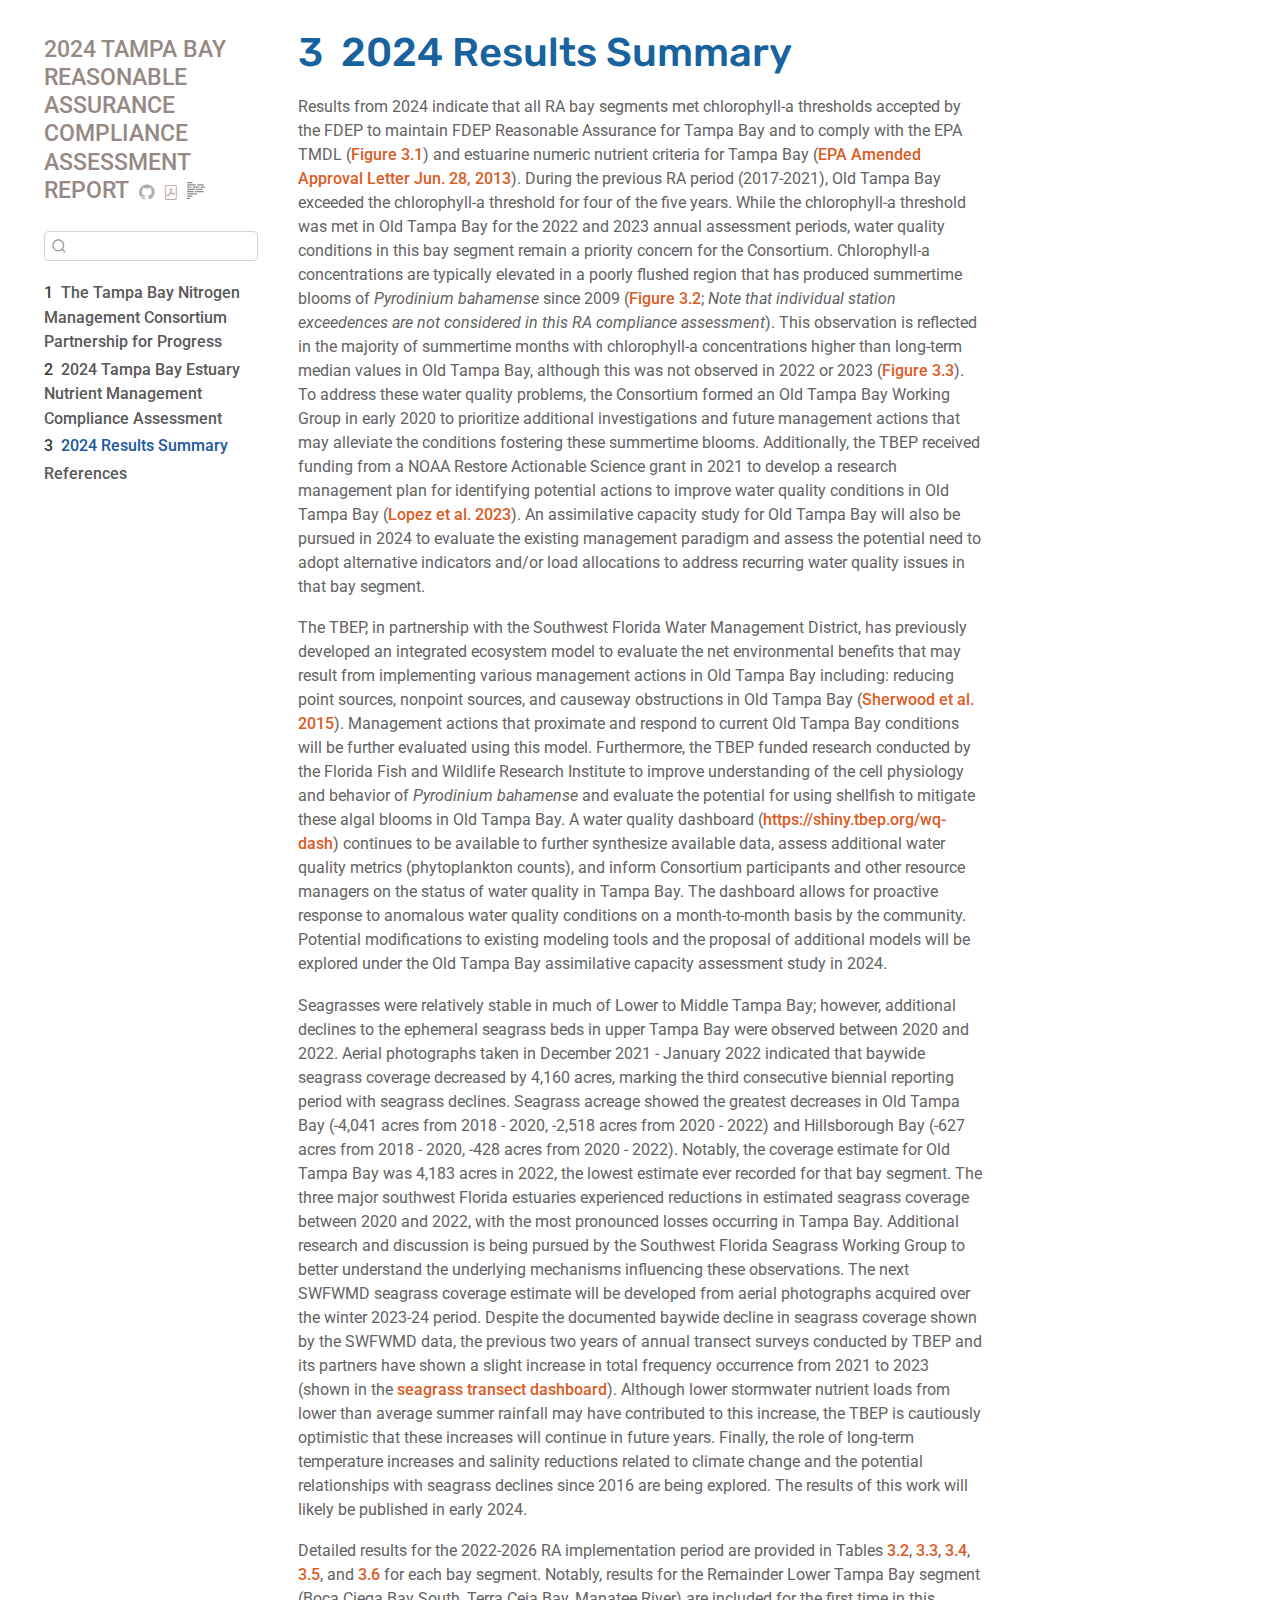
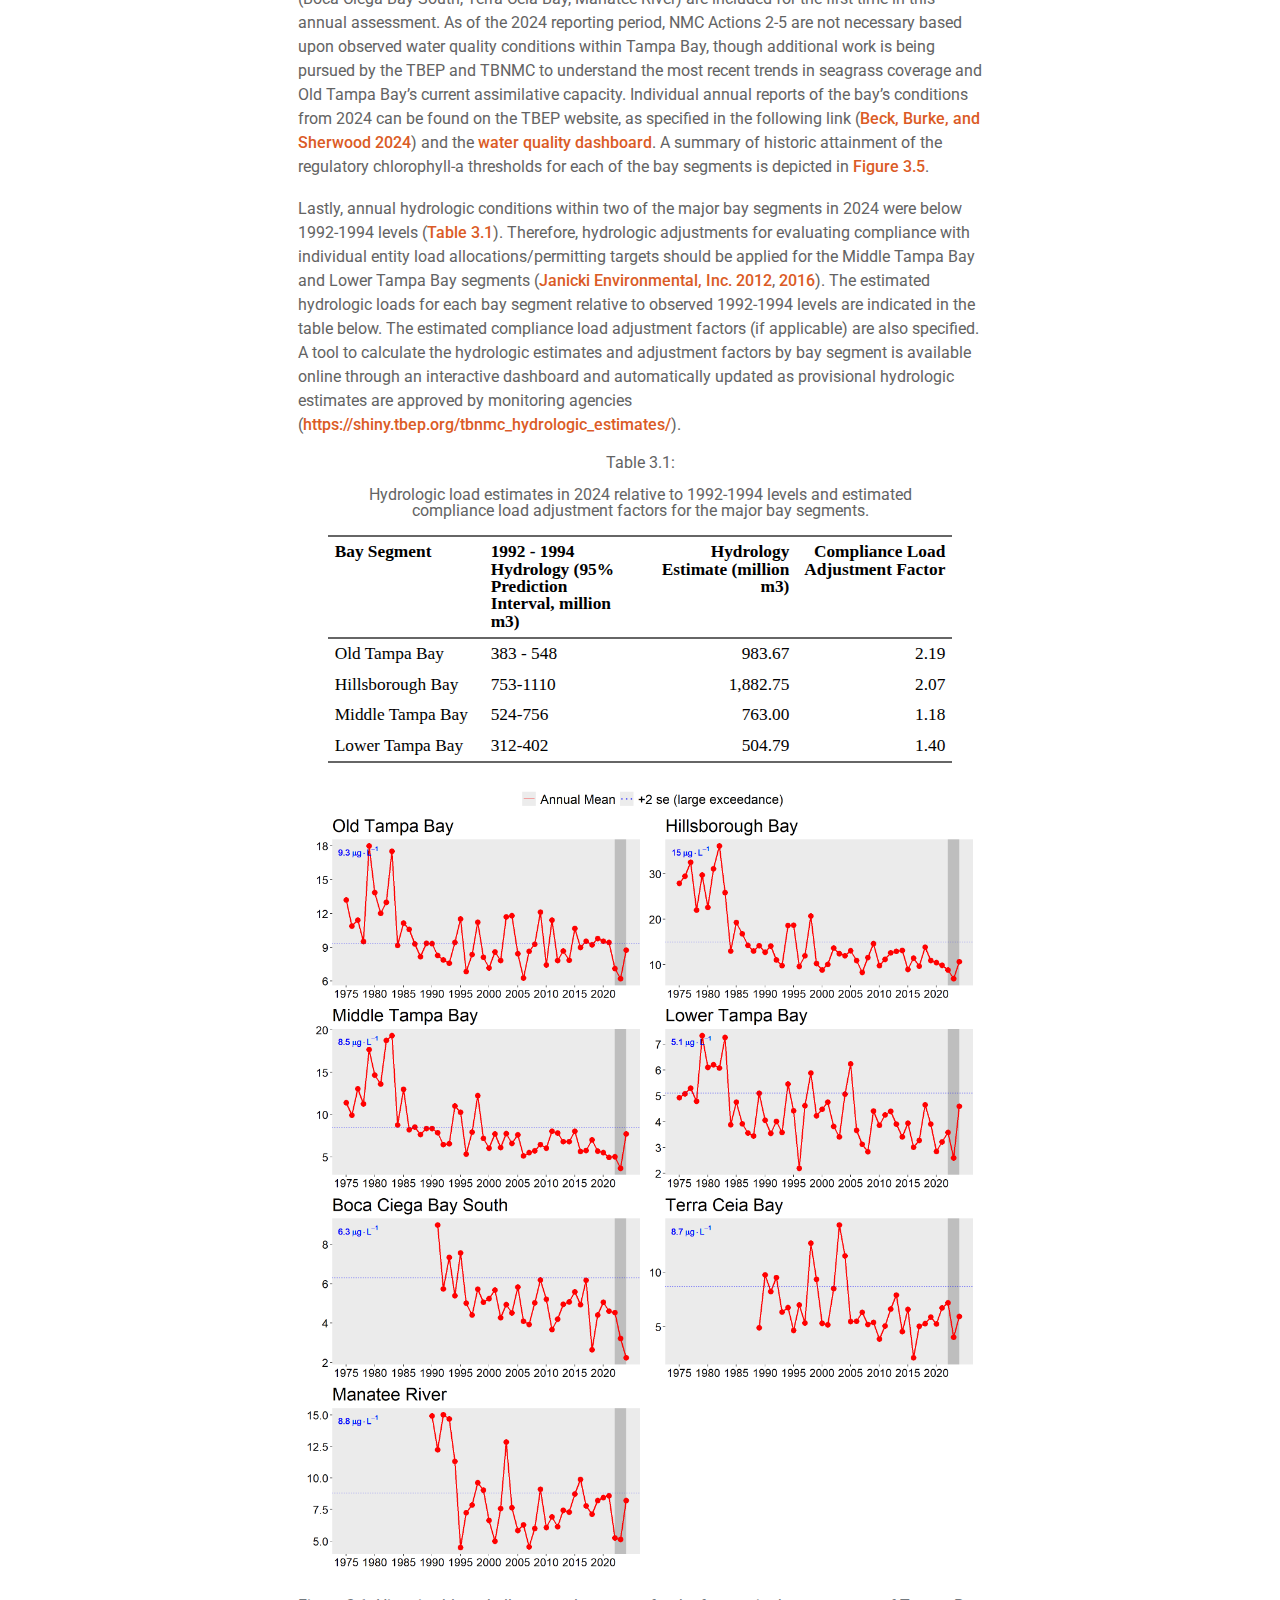
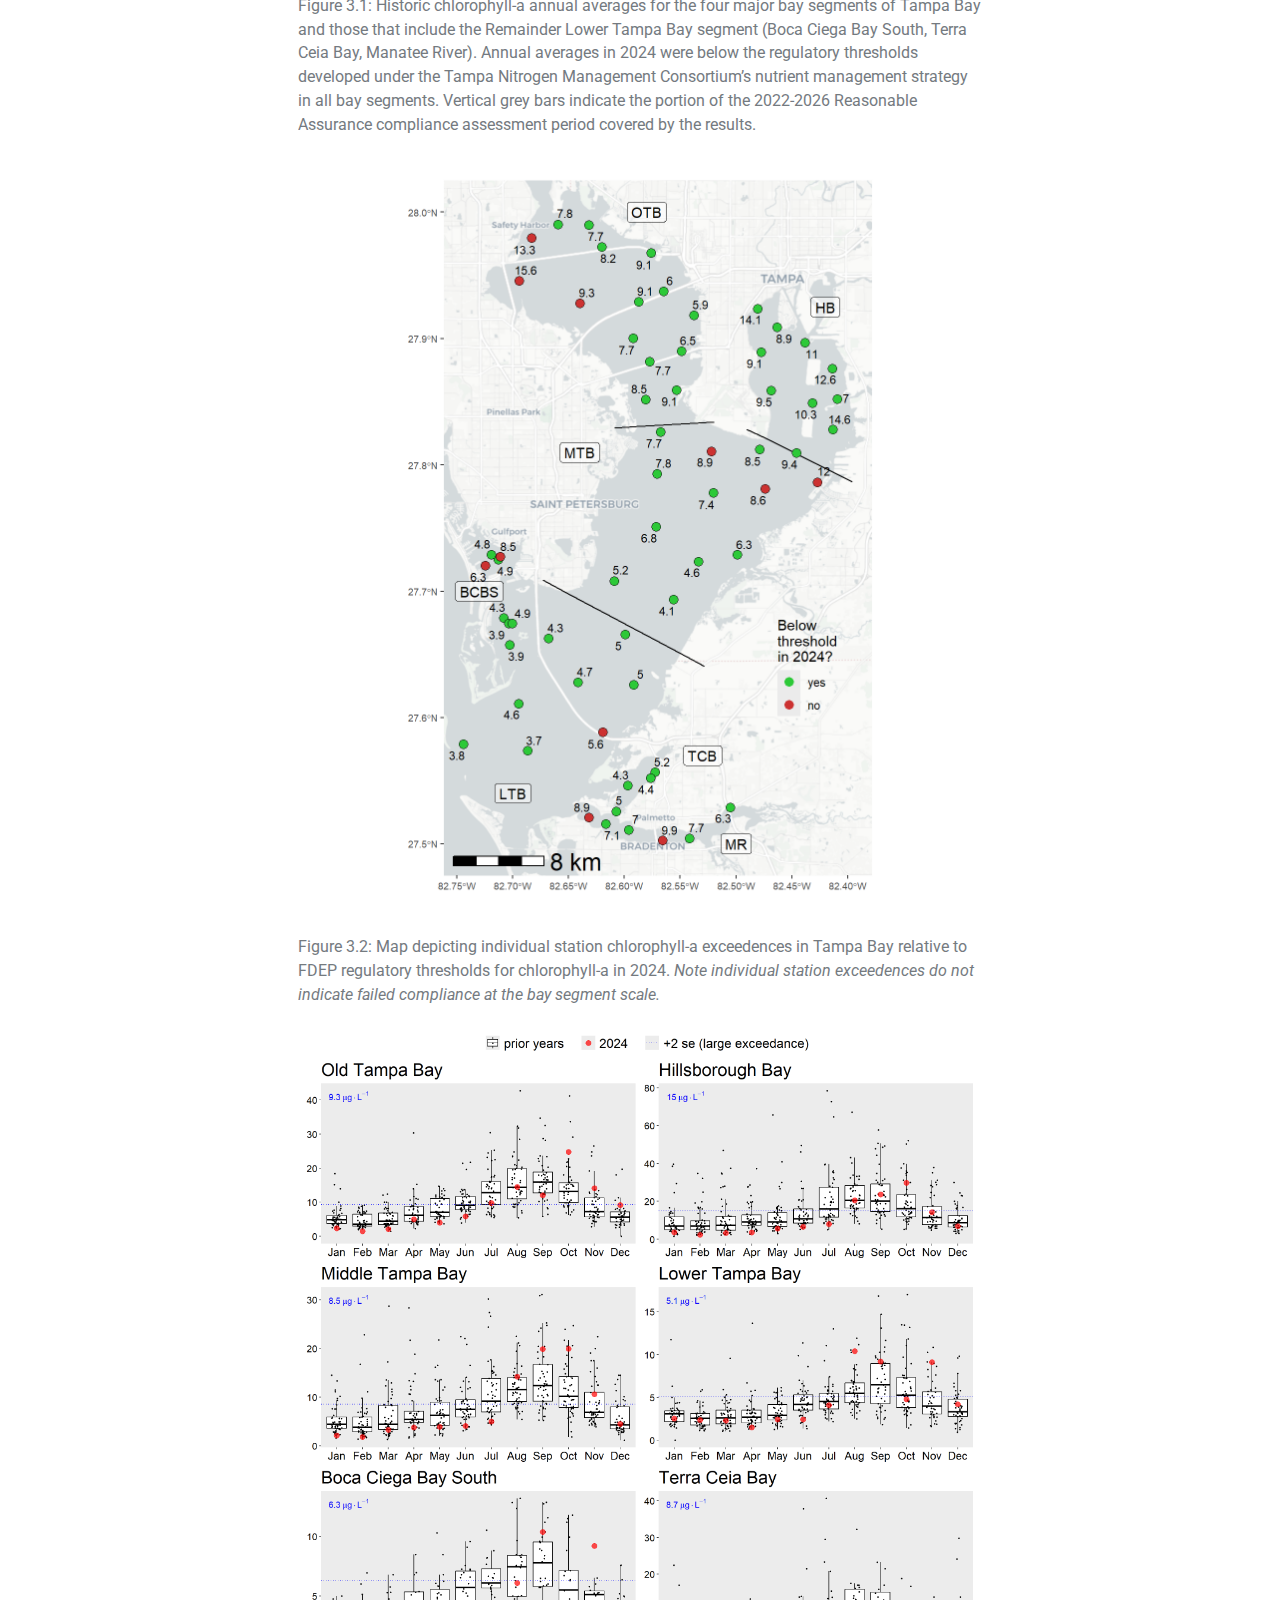
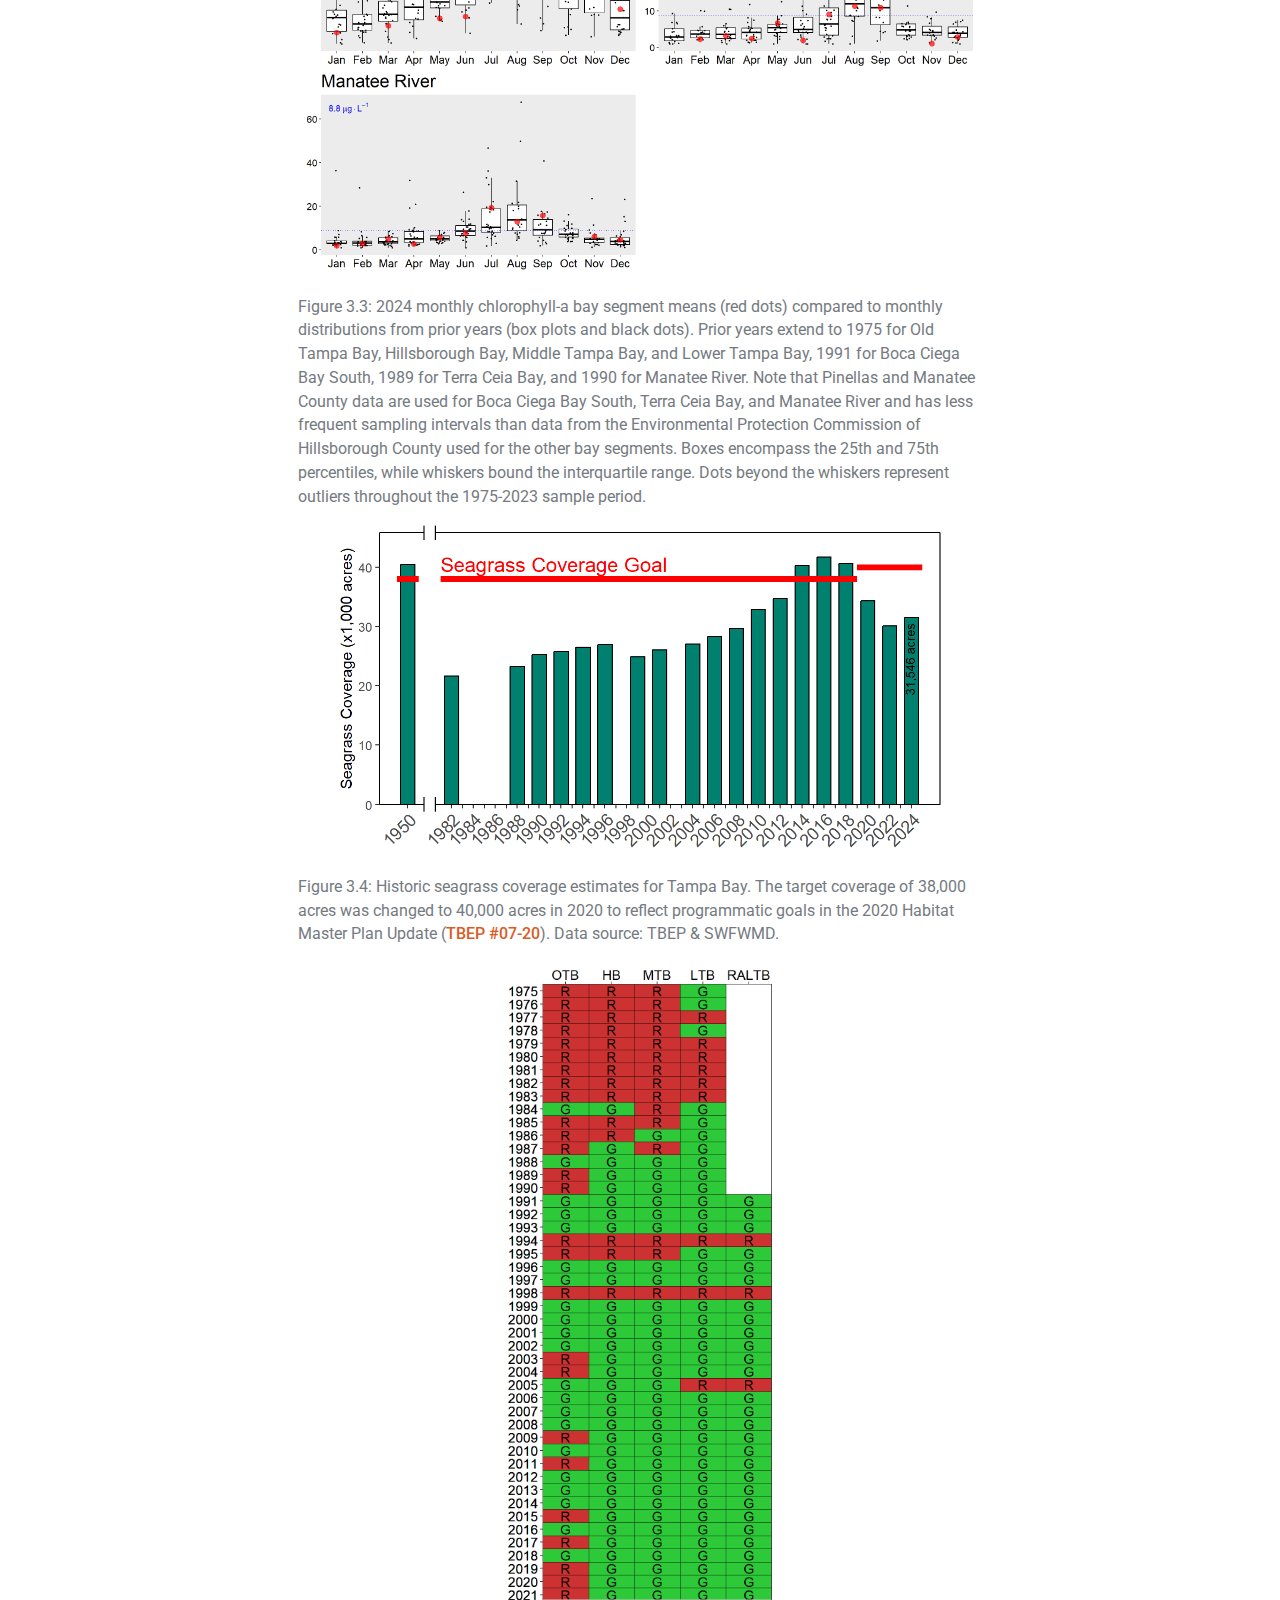
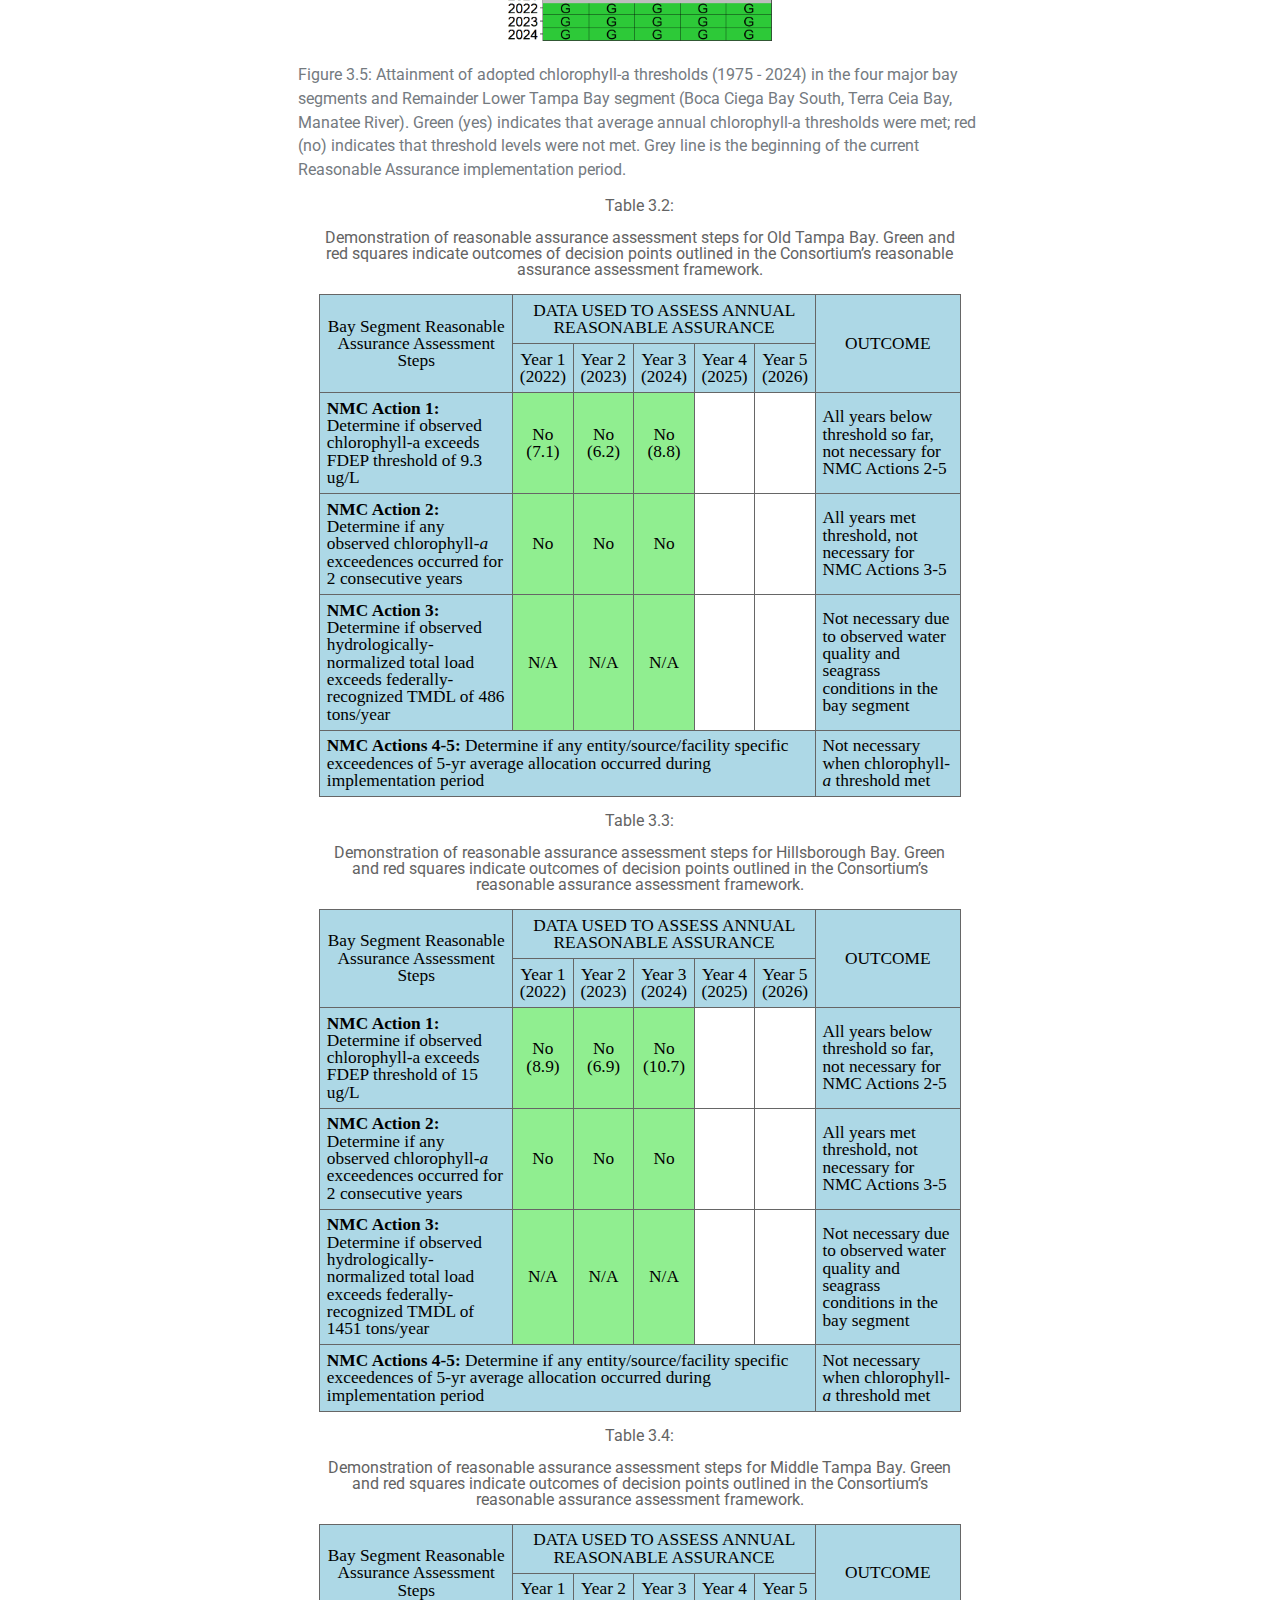
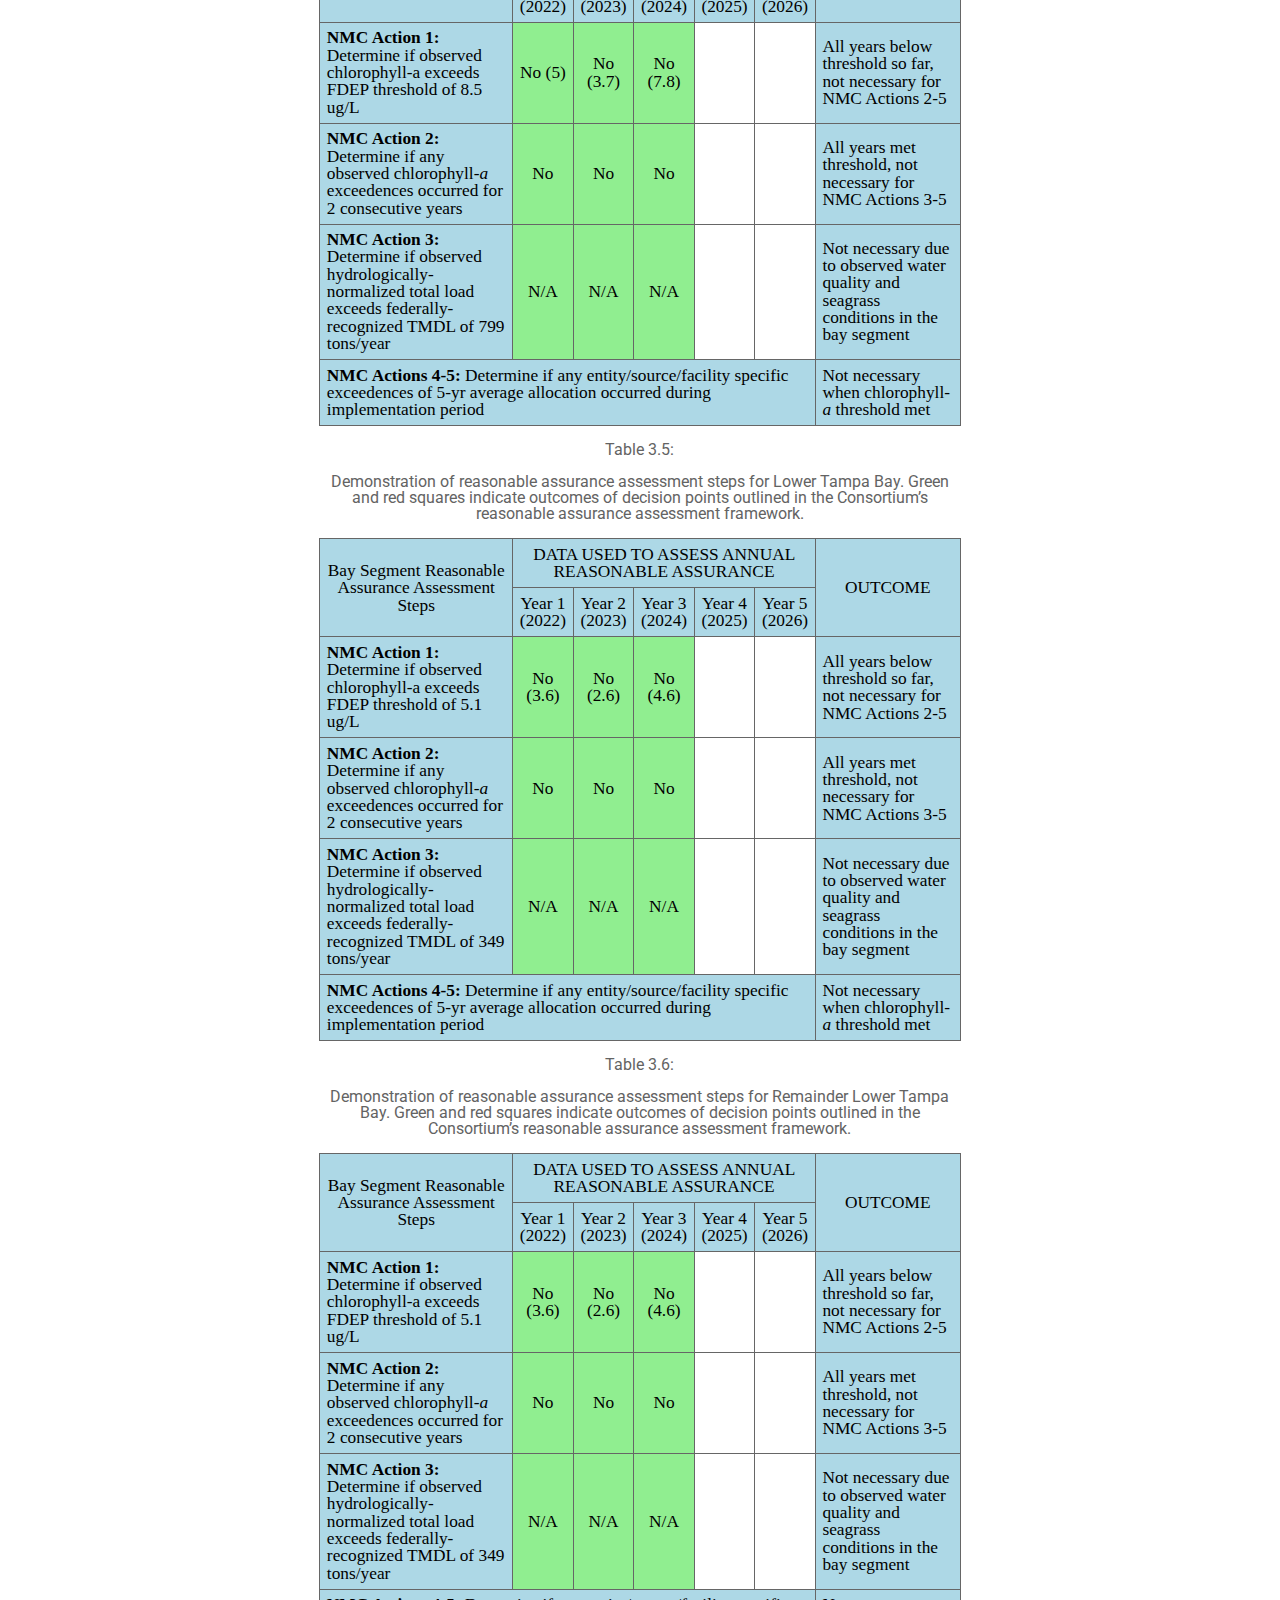
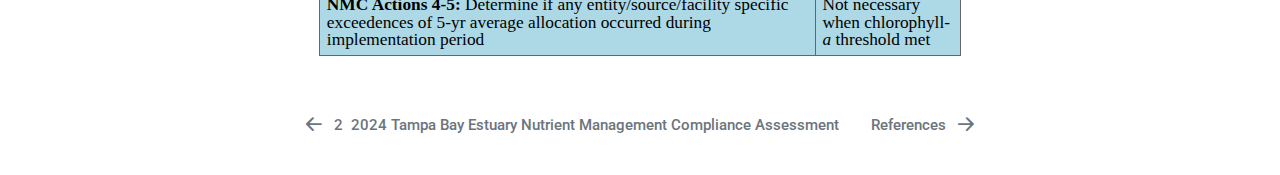
<file: summary.html>
<!DOCTYPE html>
<html xmlns="http://www.w3.org/1999/xhtml" lang="en" xml:lang="en"><head>

<meta charset="utf-8">
<meta name="generator" content="quarto-1.3.450">

<meta name="viewport" content="width=device-width, initial-scale=1.0, user-scalable=yes">


<title>2024 TAMPA BAY REASONABLE ASSURANCE COMPLIANCE ASSESSMENT REPORT - 3&nbsp; 2024 Results Summary</title>
<style>
code{white-space: pre-wrap;}
span.smallcaps{font-variant: small-caps;}
div.columns{display: flex; gap: min(4vw, 1.5em);}
div.column{flex: auto; overflow-x: auto;}
div.hanging-indent{margin-left: 1.5em; text-indent: -1.5em;}
ul.task-list{list-style: none;}
ul.task-list li input[type="checkbox"] {
  width: 0.8em;
  margin: 0 0.8em 0.2em -1em; /* quarto-specific, see https://github.com/quarto-dev/quarto-cli/issues/4556 */ 
  vertical-align: middle;
}
/* CSS for citations */
div.csl-bib-body { }
div.csl-entry {
  clear: both;
}
.hanging-indent div.csl-entry {
  margin-left:2em;
  text-indent:-2em;
}
div.csl-left-margin {
  min-width:2em;
  float:left;
}
div.csl-right-inline {
  margin-left:2em;
  padding-left:1em;
}
div.csl-indent {
  margin-left: 2em;
}</style>


<script src="site_libs/quarto-nav/quarto-nav.js"></script>
<script src="site_libs/quarto-nav/headroom.min.js"></script>
<script src="site_libs/clipboard/clipboard.min.js"></script>
<script src="site_libs/quarto-search/autocomplete.umd.js"></script>
<script src="site_libs/quarto-search/fuse.min.js"></script>
<script src="site_libs/quarto-search/quarto-search.js"></script>
<meta name="quarto:offset" content="./">
<link href="./references.html" rel="next">
<link href="./overview.html" rel="prev">
<script src="site_libs/quarto-html/quarto.js"></script>
<script src="site_libs/quarto-html/popper.min.js"></script>
<script src="site_libs/quarto-html/tippy.umd.min.js"></script>
<script src="site_libs/quarto-html/anchor.min.js"></script>
<link href="site_libs/quarto-html/tippy.css" rel="stylesheet">
<link href="site_libs/quarto-html/quarto-syntax-highlighting.css" rel="stylesheet" id="quarto-text-highlighting-styles">
<script src="site_libs/bootstrap/bootstrap.min.js"></script>
<link href="site_libs/bootstrap/bootstrap-icons.css" rel="stylesheet">
<link href="site_libs/bootstrap/bootstrap.min.css" rel="stylesheet" id="quarto-bootstrap" data-mode="light">
<script id="quarto-search-options" type="application/json">{
  "location": "sidebar",
  "copy-button": false,
  "collapse-after": 3,
  "panel-placement": "start",
  "type": "textbox",
  "limit": 20,
  "language": {
    "search-no-results-text": "No results",
    "search-matching-documents-text": "matching documents",
    "search-copy-link-title": "Copy link to search",
    "search-hide-matches-text": "Hide additional matches",
    "search-more-match-text": "more match in this document",
    "search-more-matches-text": "more matches in this document",
    "search-clear-button-title": "Clear",
    "search-detached-cancel-button-title": "Cancel",
    "search-submit-button-title": "Submit",
    "search-label": "Search"
  }
}</script>
<link href="site_libs/tabwid-1.1.3/tabwid.css" rel="stylesheet">
<script src="site_libs/tabwid-1.1.3/tabwid.js"></script>


<link rel="stylesheet" href="styles.css">
</head>

<body class="nav-sidebar floating">

<div id="quarto-search-results"></div>
  <header id="quarto-header" class="headroom fixed-top">
  <nav class="quarto-secondary-nav">
    <div class="container-fluid d-flex">
      <button type="button" class="quarto-btn-toggle btn" data-bs-toggle="collapse" data-bs-target="#quarto-sidebar,#quarto-sidebar-glass" aria-controls="quarto-sidebar" aria-expanded="false" aria-label="Toggle sidebar navigation" onclick="if (window.quartoToggleHeadroom) { window.quartoToggleHeadroom(); }">
        <i class="bi bi-layout-text-sidebar-reverse"></i>
      </button>
      <nav class="quarto-page-breadcrumbs" aria-label="breadcrumb"><ol class="breadcrumb"><li class="breadcrumb-item"><a href="./summary.html"><span class="chapter-number">3</span>&nbsp; <span class="chapter-title">{{&lt; var maxyr &gt;}} Results Summary</span></a></li></ol></nav>
      <a class="flex-grow-1" role="button" data-bs-toggle="collapse" data-bs-target="#quarto-sidebar,#quarto-sidebar-glass" aria-controls="quarto-sidebar" aria-expanded="false" aria-label="Toggle sidebar navigation" onclick="if (window.quartoToggleHeadroom) { window.quartoToggleHeadroom(); }">      
      </a>
      <button type="button" class="btn quarto-search-button" aria-label="" onclick="window.quartoOpenSearch();">
        <i class="bi bi-search"></i>
      </button>
    </div>
  </nav>
</header>
<!-- content -->
<div id="quarto-content" class="quarto-container page-columns page-rows-contents page-layout-article">
<!-- sidebar -->
  <nav id="quarto-sidebar" class="sidebar collapse collapse-horizontal sidebar-navigation floating overflow-auto">
    <div class="pt-lg-2 mt-2 text-left sidebar-header">
    <div class="sidebar-title mb-0 py-0">
      <a href="./">2024 TAMPA BAY REASONABLE ASSURANCE COMPLIANCE ASSESSMENT REPORT</a> 
        <div class="sidebar-tools-main tools-wide">
    <a href="https://github.com/tbep-tech/tbnmc-compliance-assessment-2023" rel="" title="Source Code" class="quarto-navigation-tool px-1" aria-label="Source Code"><i class="bi bi-github"></i></a>
    <a href="./2024-TAMPA-BAY-REASONABLE-ASSURANCE-COMPLIANCE-ASSESSMENT-REPORT.pdf" rel="" title="Download PDF" class="quarto-navigation-tool px-1" aria-label="Download PDF"><i class="bi bi-file-pdf"></i></a>
  <a href="" class="quarto-reader-toggle quarto-navigation-tool px-1" onclick="window.quartoToggleReader(); return false;" title="Toggle reader mode">
  <div class="quarto-reader-toggle-btn">
  <i class="bi"></i>
  </div>
</a>
</div>
    </div>
      </div>
        <div class="mt-2 flex-shrink-0 align-items-center">
        <div class="sidebar-search">
        <div id="quarto-search" class="" title="Search"></div>
        </div>
        </div>
    <div class="sidebar-menu-container"> 
    <ul class="list-unstyled mt-1">
        <li class="sidebar-item">
  <div class="sidebar-item-container"> 
  <a href="./index.html" class="sidebar-item-text sidebar-link">
 <span class="menu-text"><span class="chapter-number">1</span>&nbsp; <span class="chapter-title">The Tampa Bay Nitrogen Management Consortium Partnership for Progress</span></span></a>
  </div>
</li>
        <li class="sidebar-item">
  <div class="sidebar-item-container"> 
  <a href="./overview.html" class="sidebar-item-text sidebar-link">
 <span class="menu-text"><span class="chapter-number">2</span>&nbsp; <span class="chapter-title">2024 Tampa Bay Estuary Nutrient Management Compliance Assessment</span></span></a>
  </div>
</li>
        <li class="sidebar-item">
  <div class="sidebar-item-container"> 
  <a href="./summary.html" class="sidebar-item-text sidebar-link active">
 <span class="menu-text"><span class="chapter-number">3</span>&nbsp; <span class="chapter-title">2024 Results Summary</span></span></a>
  </div>
</li>
        <li class="sidebar-item">
  <div class="sidebar-item-container"> 
  <a href="./references.html" class="sidebar-item-text sidebar-link">
 <span class="menu-text">References</span></a>
  </div>
</li>
    </ul>
    </div>
</nav>
<div id="quarto-sidebar-glass" data-bs-toggle="collapse" data-bs-target="#quarto-sidebar,#quarto-sidebar-glass"></div>
<!-- margin-sidebar -->
    <div id="quarto-margin-sidebar" class="sidebar margin-sidebar">
        
    </div>
<!-- main -->
<main class="content" id="quarto-document-content">

<header id="title-block-header" class="quarto-title-block default">
<div class="quarto-title">
<h1 class="title"><span class="chapter-number">3</span>&nbsp; <span class="chapter-title">2024 Results Summary</span></h1>
</div>



<div class="quarto-title-meta">

    
  
    
  </div>
  

</header>

<p>Results from 2024 indicate that all RA bay segments met chlorophyll-a thresholds accepted by the FDEP to maintain FDEP Reasonable Assurance for Tampa Bay and to comply with the EPA TMDL (<a href="#fig-thrplot">Figure&nbsp;<span>3.1</span></a>) and estuarine numeric nutrient criteria for Tampa Bay (<a href="https://www.epa.gov/sites/default/files/2015-04/documents/florida-amended-determination.pdf">EPA Amended Approval Letter Jun.&nbsp;28, 2013</a>). During the previous RA period (2017-2021), Old Tampa Bay exceeded the chlorophyll-a threshold for four of the five years. While the chlorophyll-a threshold was met in Old Tampa Bay for the 2022 and 2023 annual assessment periods, water quality conditions in this bay segment remain a priority concern for the Consortium. Chlorophyll-a concentrations are typically elevated in a poorly flushed region that has produced summertime blooms of <em>Pyrodinium bahamense</em> since 2009 (<a href="#fig-sitemap">Figure&nbsp;<span>3.2</span></a>; <em>Note that individual station exceedences are not considered in this RA compliance assessment</em>). This observation is reflected in the majority of summertime months with chlorophyll-a concentrations higher than long-term median values in Old Tampa Bay, although this was not observed in 2022 or 2023 (<a href="#fig-boxplot">Figure&nbsp;<span>3.3</span></a>). To address these water quality problems, the Consortium formed an Old Tampa Bay Working Group in early 2020 to prioritize additional investigations and future management actions that may alleviate the conditions fostering these summertime blooms. Additionally, the TBEP received funding from a NOAA Restore Actionable Science grant in 2021 to develop a research management plan for identifying potential actions to improve water quality conditions in Old Tampa Bay <span class="citation" data-cites="tbep1223">(<a href="references.html#ref-tbep1223" role="doc-biblioref">Lopez et al. 2023</a>)</span>. An assimilative capacity study for Old Tampa Bay will also be pursued in 2024 to evaluate the existing management paradigm and assess the potential need to adopt alternative indicators and/or load allocations to address recurring water quality issues in that bay segment.</p>
<p>The TBEP, in partnership with the Southwest Florida Water Management District, has previously developed an integrated ecosystem model to evaluate the net environmental benefits that may result from implementing various management actions in Old Tampa Bay including: reducing point sources, nonpoint sources, and causeway obstructions in Old Tampa Bay <span class="citation" data-cites="tbep1015">(<a href="references.html#ref-tbep1015" role="doc-biblioref">Sherwood et al. 2015</a>)</span>. Management actions that proximate and respond to current Old Tampa Bay conditions will be further evaluated using this model. Furthermore, the TBEP funded research conducted by the Florida Fish and Wildlife Research Institute to improve understanding of the cell physiology and behavior of <em>Pyrodinium bahamense</em> and evaluate the potential for using shellfish to mitigate these algal blooms in Old Tampa Bay. A water quality dashboard (<a href="https://shiny.tbep.org/wq-dash">https://shiny.tbep.org/wq-dash</a>) continues to be available to further synthesize available data, assess additional water quality metrics (phytoplankton counts), and inform Consortium participants and other resource managers on the status of water quality in Tampa Bay. The dashboard allows for proactive response to anomalous water quality conditions on a month-to-month basis by the community. Potential modifications to existing modeling tools and the proposal of additional models will be explored under the Old Tampa Bay assimilative capacity assessment study in 2024.</p>
<p>Seagrasses were relatively stable in much of Lower to Middle Tampa Bay; however, additional declines to the ephemeral seagrass beds in upper Tampa Bay were observed between 2020 and 2022. Aerial photographs taken in December 2021 - January 2022 indicated that baywide seagrass coverage decreased by 4,160 acres, marking the third consecutive biennial reporting period with seagrass declines. Seagrass acreage showed the greatest decreases in Old Tampa Bay (-4,041 acres from 2018 - 2020, -2,518 acres from 2020 - 2022) and Hillsborough Bay (-627 acres from 2018 - 2020, -428 acres from 2020 - 2022). Notably, the coverage estimate for Old Tampa Bay was 4,183 acres in 2022, the lowest estimate ever recorded for that bay segment. The three major southwest Florida estuaries experienced reductions in estimated seagrass coverage between 2020 and 2022, with the most pronounced losses occurring in Tampa Bay. Additional research and discussion is being pursued by the Southwest Florida Seagrass Working Group to better understand the underlying mechanisms influencing these observations. The next SWFWMD seagrass coverage estimate will be developed from aerial photographs acquired over the winter 2023-24 period. Despite the documented baywide decline in seagrass coverage shown by the SWFWMD data, the previous two years of annual transect surveys conducted by TBEP and its partners have shown a slight increase in total frequency occurrence from 2021 to 2023 (shown in the <a href="https://shiny.tbep.org/seagrasstransect-dash">seagrass transect dashboard</a>). Although lower stormwater nutrient loads from lower than average summer rainfall may have contributed to this increase, the TBEP is cautiously optimistic that these increases will continue in future years. Finally, the role of long-term temperature increases and salinity reductions related to climate change and the potential relationships with seagrass declines since 2016 are being explored. The results of this work will likely be published in early 2024.</p>
<p>Detailed results for the 2022-2026 RA implementation period are provided in Tables <a href="#tbl-raotb"><span>3.2</span></a>, <a href="#tbl-rahb"><span>3.3</span></a>, <a href="#tbl-ramtb"><span>3.4</span></a>, <a href="#tbl-raltb"><span>3.5</span></a>, and <a href="#tbl-raraltb"><span>3.6</span></a> for each bay segment. Notably, results for the Remainder Lower Tampa Bay segment (Boca Ciega Bay South, Terra Ceia Bay, Manatee River) are included for the first time in this annual assessment. As of the 2024 reporting period, NMC Actions 2-5 are not necessary based upon observed water quality conditions within Tampa Bay, though additional work is being pursued by the TBEP and TBNMC to understand the most recent trends in seagrass coverage and Old Tampa Bay’s current assimilative capacity. Individual annual reports of the bay’s conditions from 2024 can be found on the TBEP website, as specified in the following link <span class="citation" data-cites="tbep0124">(<a href="references.html#ref-tbep0124" role="doc-biblioref">Beck, Burke, and Sherwood 2024</a>)</span> and the <a href="https://shiny.tbep.org/wq-dash">water quality dashboard</a>. A summary of historic attainment of the regulatory chlorophyll-a thresholds for each of the bay segments is depicted in <a href="#fig-chlmat">Figure&nbsp;<span>3.5</span></a>.</p>
<p>Lastly, annual hydrologic conditions within two of the major bay segments in 2024 were below 1992-1994 levels (<a href="#tbl-hydrotab">Table&nbsp;<span>3.1</span></a>). Therefore, hydrologic adjustments for evaluating compliance with individual entity load allocations/permitting targets should be applied for the Middle Tampa Bay and Lower Tampa Bay segments <span class="citation" data-cites="tbep0512 tbep0316">(<a href="references.html#ref-tbep0512" role="doc-biblioref">Janicki Environmental, Inc. 2012</a>, <a href="references.html#ref-tbep0316" role="doc-biblioref">2016</a>)</span>. The estimated hydrologic loads for each bay segment relative to observed 1992-1994 levels are indicated in the table below. The estimated compliance load adjustment factors (if applicable) are also specified. A tool to calculate the hydrologic estimates and adjustment factors by bay segment is available online through an interactive dashboard and automatically updated as provisional hydrologic estimates are approved by monitoring agencies (<a href="https://shiny.tbep.org/tbnmc_hydrologic_estimates/" class="uri">https://shiny.tbep.org/tbnmc_hydrologic_estimates/</a>).</p>
<div class="cell">
<div class="cell-output-display">
<div id="tbl-hydrotab" class="anchored">

<div class="tabwid"><style>.cl-a1eb9bd4{}.cl-a1e12e7e{font-family:'Lato light';font-size:13pt;font-weight:bold;font-style:normal;text-decoration:none;color:rgba(0, 0, 0, 1.00);background-color:transparent;}.cl-a1e12e92{font-family:'Lato light';font-size:13pt;font-weight:normal;font-style:normal;text-decoration:none;color:rgba(0, 0, 0, 1.00);background-color:transparent;}.cl-a1e52baa{margin:0;text-align:left;border-bottom: 0 solid rgba(0, 0, 0, 1.00);border-top: 0 solid rgba(0, 0, 0, 1.00);border-left: 0 solid rgba(0, 0, 0, 1.00);border-right: 0 solid rgba(0, 0, 0, 1.00);padding-bottom:5pt;padding-top:5pt;padding-left:5pt;padding-right:5pt;line-height: 1;background-color:transparent;}.cl-a1e52bb4{margin:0;text-align:right;border-bottom: 0 solid rgba(0, 0, 0, 1.00);border-top: 0 solid rgba(0, 0, 0, 1.00);border-left: 0 solid rgba(0, 0, 0, 1.00);border-right: 0 solid rgba(0, 0, 0, 1.00);padding-bottom:5pt;padding-top:5pt;padding-left:5pt;padding-right:5pt;line-height: 1;background-color:transparent;}.cl-a1e52bbe{margin:0;text-align:left;border-bottom: 0 solid rgba(0, 0, 0, 1.00);border-top: 0 solid rgba(0, 0, 0, 1.00);border-left: 0 solid rgba(0, 0, 0, 1.00);border-right: 0 solid rgba(0, 0, 0, 1.00);padding-bottom:5pt;padding-top:5pt;padding-left:5pt;padding-right:5pt;line-height: 1;background-color:transparent;}.cl-a1e52bc8{margin:0;text-align:right;border-bottom: 0 solid rgba(0, 0, 0, 1.00);border-top: 0 solid rgba(0, 0, 0, 1.00);border-left: 0 solid rgba(0, 0, 0, 1.00);border-right: 0 solid rgba(0, 0, 0, 1.00);padding-bottom:5pt;padding-top:5pt;padding-left:5pt;padding-right:5pt;line-height: 1;background-color:transparent;}.cl-a1e54d92{width:1.625in;background-color:transparent;vertical-align: top;border-bottom: 1.5pt solid rgba(102, 102, 102, 1.00);border-top: 1.5pt solid rgba(102, 102, 102, 1.00);border-left: 0 solid rgba(0, 0, 0, 1.00);border-right: 0 solid rgba(0, 0, 0, 1.00);margin-bottom:0;margin-top:0;margin-left:0;margin-right:0;}.cl-a1e54d9c{width:1.625in;background-color:transparent;vertical-align: top;border-bottom: 1.5pt solid rgba(102, 102, 102, 1.00);border-top: 1.5pt solid rgba(102, 102, 102, 1.00);border-left: 0 solid rgba(0, 0, 0, 1.00);border-right: 0 solid rgba(0, 0, 0, 1.00);margin-bottom:0;margin-top:0;margin-left:0;margin-right:0;}.cl-a1e54da6{width:1.625in;background-color:transparent;vertical-align: middle;border-bottom: 0 solid rgba(0, 0, 0, 1.00);border-top: 0 solid rgba(0, 0, 0, 1.00);border-left: 0 solid rgba(0, 0, 0, 1.00);border-right: 0 solid rgba(0, 0, 0, 1.00);margin-bottom:0;margin-top:0;margin-left:0;margin-right:0;}.cl-a1e54db0{width:1.625in;background-color:transparent;vertical-align: middle;border-bottom: 0 solid rgba(0, 0, 0, 1.00);border-top: 0 solid rgba(0, 0, 0, 1.00);border-left: 0 solid rgba(0, 0, 0, 1.00);border-right: 0 solid rgba(0, 0, 0, 1.00);margin-bottom:0;margin-top:0;margin-left:0;margin-right:0;}.cl-a1e54dba{width:1.625in;background-color:transparent;vertical-align: middle;border-bottom: 1.5pt solid rgba(102, 102, 102, 1.00);border-top: 0 solid rgba(0, 0, 0, 1.00);border-left: 0 solid rgba(0, 0, 0, 1.00);border-right: 0 solid rgba(0, 0, 0, 1.00);margin-bottom:0;margin-top:0;margin-left:0;margin-right:0;}.cl-a1e54dbb{width:1.625in;background-color:transparent;vertical-align: middle;border-bottom: 1.5pt solid rgba(102, 102, 102, 1.00);border-top: 0 solid rgba(0, 0, 0, 1.00);border-left: 0 solid rgba(0, 0, 0, 1.00);border-right: 0 solid rgba(0, 0, 0, 1.00);margin-bottom:0;margin-top:0;margin-left:0;margin-right:0;}</style><table data-quarto-disable-processing="true" class="cl-a1eb9bd4"><caption>Table&nbsp;3.1:  <p>Hydrologic load estimates in 2024 relative to 1992-1994 levels and
estimated compliance load adjustment factors for the major bay
segments.</p> </caption><thead><tr style="overflow-wrap:break-word;"><th class="cl-a1e54d92"><p class="cl-a1e52baa"><span class="cl-a1e12e7e">Bay Segment</span></p></th><th class="cl-a1e54d92"><p class="cl-a1e52baa"><span class="cl-a1e12e7e">1992 - 1994 Hydrology (95% Prediction Interval, million m3)</span></p></th><th class="cl-a1e54d9c"><p class="cl-a1e52bb4"><span class="cl-a1e12e7e">Hydrology Estimate (million m3)</span></p></th><th class="cl-a1e54d9c"><p class="cl-a1e52bb4"><span class="cl-a1e12e7e">Compliance Load Adjustment Factor</span></p></th></tr></thead><tbody><tr style="overflow-wrap:break-word;"><td class="cl-a1e54da6"><p class="cl-a1e52bbe"><span class="cl-a1e12e92">Old Tampa Bay</span></p></td><td class="cl-a1e54da6"><p class="cl-a1e52bbe"><span class="cl-a1e12e92">383 - 548</span></p></td><td class="cl-a1e54db0"><p class="cl-a1e52bc8"><span class="cl-a1e12e92">983.67</span></p></td><td class="cl-a1e54db0"><p class="cl-a1e52bc8"><span class="cl-a1e12e92">2.19</span></p></td></tr><tr style="overflow-wrap:break-word;"><td class="cl-a1e54da6"><p class="cl-a1e52bbe"><span class="cl-a1e12e92">Hillsborough Bay</span></p></td><td class="cl-a1e54da6"><p class="cl-a1e52bbe"><span class="cl-a1e12e92">753-1110</span></p></td><td class="cl-a1e54db0"><p class="cl-a1e52bc8"><span class="cl-a1e12e92">1,882.75</span></p></td><td class="cl-a1e54db0"><p class="cl-a1e52bc8"><span class="cl-a1e12e92">2.07</span></p></td></tr><tr style="overflow-wrap:break-word;"><td class="cl-a1e54da6"><p class="cl-a1e52bbe"><span class="cl-a1e12e92">Middle Tampa Bay</span></p></td><td class="cl-a1e54da6"><p class="cl-a1e52bbe"><span class="cl-a1e12e92">524-756</span></p></td><td class="cl-a1e54db0"><p class="cl-a1e52bc8"><span class="cl-a1e12e92">763.00</span></p></td><td class="cl-a1e54db0"><p class="cl-a1e52bc8"><span class="cl-a1e12e92">1.18</span></p></td></tr><tr style="overflow-wrap:break-word;"><td class="cl-a1e54dba"><p class="cl-a1e52bbe"><span class="cl-a1e12e92">Lower Tampa Bay</span></p></td><td class="cl-a1e54dba"><p class="cl-a1e52bbe"><span class="cl-a1e12e92">312-402</span></p></td><td class="cl-a1e54dbb"><p class="cl-a1e52bc8"><span class="cl-a1e12e92">504.79</span></p></td><td class="cl-a1e54dbb"><p class="cl-a1e52bc8"><span class="cl-a1e12e92">1.40</span></p></td></tr></tbody></table></div>
</div>
</div>
</div>
<div class="cell" data-layout-align="center">
<div class="cell-output-display">
<div id="fig-thrplot" class="quarto-figure quarto-figure-center anchored">
<figure class="figure">
<p><img src="summary_files/figure-html/fig-thrplot-1.png" class="img-fluid figure-img" width="1152"></p>
<figcaption class="figure-caption">Figure&nbsp;3.1: Historic chlorophyll-a annual averages for the four major bay segments of Tampa Bay and those that include the Remainder Lower Tampa Bay segment (Boca Ciega Bay South, Terra Ceia Bay, Manatee River). Annual averages in 2024 were below the regulatory thresholds developed under the Tampa Nitrogen Management Consortium’s nutrient management strategy in all bay segments. Vertical grey bars indicate the portion of the 2022-2026 Reasonable Assurance compliance assessment period covered by the results.</figcaption>
</figure>
</div>
</div>
</div>
<div class="cell" data-layout-align="center">
<div class="cell-output-display">
<div id="fig-sitemap" class="quarto-figure quarto-figure-center anchored">
<figure class="figure">
<p><img src="summary_files/figure-html/fig-sitemap-1.png" class="img-fluid figure-img" style="width:70.0%"></p>
<figcaption class="figure-caption">Figure&nbsp;3.2: Map depicting individual station chlorophyll-a exceedences in Tampa Bay relative to FDEP regulatory thresholds for chlorophyll-a in 2024. <em>Note individual station exceedences do not indicate failed compliance at the bay segment scale.</em></figcaption>
</figure>
</div>
</div>
</div>
<div class="cell" data-layout-align="center">
<div class="cell-output-display">
<div id="fig-boxplot" class="quarto-figure quarto-figure-center anchored">
<figure class="figure">
<p><img src="summary_files/figure-html/fig-boxplot-1.png" class="img-fluid figure-img" width="1152"></p>
<figcaption class="figure-caption">Figure&nbsp;3.3: 2024 monthly chlorophyll-a bay segment means (red dots) compared to monthly distributions from prior years (box plots and black dots). Prior years extend to 1975 for Old Tampa Bay, Hillsborough Bay, Middle Tampa Bay, and Lower Tampa Bay, 1991 for Boca Ciega Bay South, 1989 for Terra Ceia Bay, and 1990 for Manatee River. Note that Pinellas and Manatee County data are used for Boca Ciega Bay South, Terra Ceia Bay, and Manatee River and has less frequent sampling intervals than data from the Environmental Protection Commission of Hillsborough County used for the other bay segments. Boxes encompass the 25th and 75th percentiles, while whiskers bound the interquartile range. Dots beyond the whiskers represent outliers throughout the 1975-2023 sample period.</figcaption>
</figure>
</div>
</div>
</div>
<div class="cell" data-layout-align="center">
<div class="cell-output-display">
<div id="fig-seagrass" class="quarto-figure quarto-figure-center anchored">
<figure class="figure">
<p><img src="summary_files/figure-html/fig-seagrass-1.png" class="img-fluid figure-img" style="width:90.0%"></p>
<figcaption class="figure-caption">Figure&nbsp;3.4: Historic seagrass coverage estimates for Tampa Bay. The target coverage of 38,000 acres was changed to 40,000 acres in 2020 to reflect programmatic goals in the 2020 Habitat Master Plan Update (<a href="https://drive.google.com/file/d/1Hp0l_qtbxp1JxKJoGatdyuANSzQrpL0I/view?usp=drivesdk">TBEP #07-20</a>). Data source: TBEP &amp; SWFWMD.</figcaption>
</figure>
</div>
</div>
</div>
<div class="cell" data-layout-align="center">
<div class="cell-output-display">
<div id="fig-chlmat" class="quarto-figure quarto-figure-center anchored">
<figure class="figure">
<p><img src="summary_files/figure-html/fig-chlmat-1.png" class="img-fluid figure-img" style="width:40.0%"></p>
<figcaption class="figure-caption">Figure&nbsp;3.5: Attainment of adopted chlorophyll-a thresholds (1975 - 2024) in the four major bay segments and Remainder Lower Tampa Bay segment (Boca Ciega Bay South, Terra Ceia Bay, Manatee River). Green (yes) indicates that average annual chlorophyll-a thresholds were met; red (no) indicates that threshold levels were not met. Grey line is the beginning of the current Reasonable Assurance implementation period.</figcaption>
</figure>
</div>
</div>
</div>
<div class="cell">
<div class="cell-output-display">
<div id="tbl-raotb" class="anchored">

<div class="tabwid"><style>.cl-ace03770{}.cl-acd56890{font-family:'Lato light';font-size:13pt;font-weight:normal;font-style:normal;text-decoration:none;color:rgba(0, 0, 0, 1.00);background-color:transparent;}.cl-acd568a4{font-family:'Lato light';font-size:13pt;font-weight:bold;font-style:normal;text-decoration:none;color:rgba(0, 0, 0, 1.00);background-color:transparent;}.cl-acd568ae{font-family:'Lato light';font-size:13pt;font-weight:normal;font-style:italic;text-decoration:none;color:rgba(0, 0, 0, 1.00);background-color:transparent;}.cl-acd98344{margin:0;text-align:center;border-bottom: 0 solid rgba(0, 0, 0, 1.00);border-top: 0 solid rgba(0, 0, 0, 1.00);border-left: 0 solid rgba(0, 0, 0, 1.00);border-right: 0 solid rgba(0, 0, 0, 1.00);padding-bottom:5pt;padding-top:5pt;padding-left:5pt;padding-right:5pt;line-height: 1;background-color:transparent;}.cl-acd9834e{margin:0;text-align:left;border-bottom: 0 solid rgba(0, 0, 0, 1.00);border-top: 0 solid rgba(0, 0, 0, 1.00);border-left: 0 solid rgba(0, 0, 0, 1.00);border-right: 0 solid rgba(0, 0, 0, 1.00);padding-bottom:5pt;padding-top:5pt;padding-left:5pt;padding-right:5pt;line-height: 1;background-color:transparent;}.cl-acd9a34c{width:2in;background-color:rgba(173, 216, 230, 1.00);vertical-align: middle;border-bottom: 1pt solid rgba(102, 102, 102, 1.00);border-top: 1pt solid rgba(102, 102, 102, 1.00);border-left: 1pt solid rgba(102, 102, 102, 1.00);border-right: 1pt solid rgba(102, 102, 102, 1.00);margin-bottom:0;margin-top:0;margin-left:0;margin-right:0;}.cl-acd9a360{width:0.6in;background-color:rgba(173, 216, 230, 1.00);vertical-align: middle;border-bottom: 1pt solid rgba(102, 102, 102, 1.00);border-top: 1pt solid rgba(102, 102, 102, 1.00);border-left: 1pt solid rgba(102, 102, 102, 1.00);border-right: 1pt solid rgba(102, 102, 102, 1.00);margin-bottom:0;margin-top:0;margin-left:0;margin-right:0;}.cl-acd9a361{width:1.5in;background-color:rgba(173, 216, 230, 1.00);vertical-align: middle;border-bottom: 1pt solid rgba(102, 102, 102, 1.00);border-top: 1pt solid rgba(102, 102, 102, 1.00);border-left: 1pt solid rgba(102, 102, 102, 1.00);border-right: 1pt solid rgba(102, 102, 102, 1.00);margin-bottom:0;margin-top:0;margin-left:0;margin-right:0;}.cl-acd9a36a{width:2in;background-color:rgba(173, 216, 230, 1.00);vertical-align: middle;border-bottom: 1pt solid rgba(102, 102, 102, 1.00);border-top: 1pt solid rgba(102, 102, 102, 1.00);border-left: 1pt solid rgba(102, 102, 102, 1.00);border-right: 1pt solid rgba(102, 102, 102, 1.00);margin-bottom:0;margin-top:0;margin-left:0;margin-right:0;}.cl-acd9a374{width:0.6in;background-color:rgba(144, 238, 144, 1.00);vertical-align: middle;border-bottom: 1pt solid rgba(102, 102, 102, 1.00);border-top: 1pt solid rgba(102, 102, 102, 1.00);border-left: 1pt solid rgba(102, 102, 102, 1.00);border-right: 1pt solid rgba(102, 102, 102, 1.00);margin-bottom:0;margin-top:0;margin-left:0;margin-right:0;}.cl-acd9a375{width:0.6in;background-color:rgba(255, 255, 255, 1.00);vertical-align: middle;border-bottom: 1pt solid rgba(102, 102, 102, 1.00);border-top: 1pt solid rgba(102, 102, 102, 1.00);border-left: 1pt solid rgba(102, 102, 102, 1.00);border-right: 1pt solid rgba(102, 102, 102, 1.00);margin-bottom:0;margin-top:0;margin-left:0;margin-right:0;}.cl-acd9a37e{width:1.5in;background-color:rgba(173, 216, 230, 1.00);vertical-align: middle;border-bottom: 1pt solid rgba(102, 102, 102, 1.00);border-top: 1pt solid rgba(102, 102, 102, 1.00);border-left: 1pt solid rgba(102, 102, 102, 1.00);border-right: 1pt solid rgba(102, 102, 102, 1.00);margin-bottom:0;margin-top:0;margin-left:0;margin-right:0;}.cl-acd9a37f{width:0.6in;background-color:rgba(173, 216, 230, 1.00);vertical-align: middle;border-bottom: 1pt solid rgba(102, 102, 102, 1.00);border-top: 1pt solid rgba(102, 102, 102, 1.00);border-left: 1pt solid rgba(102, 102, 102, 1.00);border-right: 1pt solid rgba(102, 102, 102, 1.00);margin-bottom:0;margin-top:0;margin-left:0;margin-right:0;}</style><table data-quarto-disable-processing="true" class="cl-ace03770"><caption>Table&nbsp;3.2:  <p>Demonstration of reasonable assurance assessment steps for Old Tampa
Bay. Green and red squares indicate outcomes of decision points outlined
in the Consortium’s reasonable assurance assessment framework.</p> </caption><tbody><tr style="overflow-wrap:break-word;"><td rowspan="2" class="cl-acd9a34c"><p class="cl-acd98344"><span class="cl-acd56890">Bay</span><span class="cl-acd56890"> </span><span class="cl-acd56890">Segment</span><span class="cl-acd56890"> </span><span class="cl-acd56890">Reasonable</span><span class="cl-acd56890"> </span><span class="cl-acd56890">Assurance</span><span class="cl-acd56890"> </span><span class="cl-acd56890">Assessment</span><span class="cl-acd56890"> </span><span class="cl-acd56890">Steps</span></p></td><td colspan="5" class="cl-acd9a360"><p class="cl-acd98344"><span class="cl-acd56890">DATA</span><span class="cl-acd56890"> </span><span class="cl-acd56890">USED</span><span class="cl-acd56890"> </span><span class="cl-acd56890">TO</span><span class="cl-acd56890"> </span><span class="cl-acd56890">ASSESS</span><span class="cl-acd56890"> </span><span class="cl-acd56890">ANNUAL</span><span class="cl-acd56890"> </span><span class="cl-acd56890">REASONABLE</span><span class="cl-acd56890"> </span><span class="cl-acd56890">ASSURANCE</span></p></td><td rowspan="2" class="cl-acd9a361"><p class="cl-acd98344"><span class="cl-acd56890">OUTCOME</span></p></td></tr><tr style="overflow-wrap:break-word;"><td class="cl-acd9a360"><p class="cl-acd98344"><span class="cl-acd56890">Year</span><span class="cl-acd56890"> </span><span class="cl-acd56890">1</span><span class="cl-acd56890"> </span><span class="cl-acd56890">(2022)</span></p></td><td class="cl-acd9a360"><p class="cl-acd98344"><span class="cl-acd56890">Year</span><span class="cl-acd56890"> </span><span class="cl-acd56890">2</span><span class="cl-acd56890"> </span><span class="cl-acd56890">(2023)</span></p></td><td class="cl-acd9a360"><p class="cl-acd98344"><span class="cl-acd56890">Year</span><span class="cl-acd56890"> </span><span class="cl-acd56890">3</span><span class="cl-acd56890"> </span><span class="cl-acd56890">(2024)</span></p></td><td class="cl-acd9a360"><p class="cl-acd98344"><span class="cl-acd56890">Year</span><span class="cl-acd56890"> </span><span class="cl-acd56890">4</span><span class="cl-acd56890"> </span><span class="cl-acd56890">(2025)</span></p></td><td class="cl-acd9a360"><p class="cl-acd98344"><span class="cl-acd56890">Year</span><span class="cl-acd56890"> </span><span class="cl-acd56890">5</span><span class="cl-acd56890"> </span><span class="cl-acd56890">(2026)</span></p></td></tr><tr style="overflow-wrap:break-word;"><td class="cl-acd9a36a"><p class="cl-acd9834e"><span class="cl-acd568a4">NMC</span><span class="cl-acd568a4"> </span><span class="cl-acd568a4">Action</span><span class="cl-acd568a4"> </span><span class="cl-acd568a4">1:</span><span class="cl-acd56890"> </span><span class="cl-acd56890">Determine</span><span class="cl-acd56890"> </span><span class="cl-acd56890">if</span><span class="cl-acd56890"> </span><span class="cl-acd56890">observed</span><span class="cl-acd56890"> </span><span class="cl-acd56890">chlorophyll-a</span><span class="cl-acd56890"> </span><span class="cl-acd56890">exceeds</span><span class="cl-acd56890"> </span><span class="cl-acd56890">FDEP</span><span class="cl-acd56890"> </span><span class="cl-acd56890">threshold</span><span class="cl-acd56890"> </span><span class="cl-acd56890">of</span><span class="cl-acd56890"> </span><span class="cl-acd56890">9.3</span><span class="cl-acd56890"> </span><span class="cl-acd56890">ug/L</span></p></td><td class="cl-acd9a374"><p class="cl-acd98344"><span class="cl-acd56890">No</span><span class="cl-acd56890"> </span><span class="cl-acd56890">(7.1)</span></p></td><td class="cl-acd9a374"><p class="cl-acd98344"><span class="cl-acd56890">No</span><span class="cl-acd56890"> </span><span class="cl-acd56890">(6.2)</span></p></td><td class="cl-acd9a374"><p class="cl-acd98344"><span class="cl-acd56890">No</span><span class="cl-acd56890"> </span><span class="cl-acd56890">(8.8)</span></p></td><td class="cl-acd9a375"><p class="cl-acd98344"><span class="cl-acd56890"></span></p></td><td class="cl-acd9a375"><p class="cl-acd98344"><span class="cl-acd56890"></span></p></td><td class="cl-acd9a37e"><p class="cl-acd9834e"><span class="cl-acd56890">All</span><span class="cl-acd56890"> </span><span class="cl-acd56890">years</span><span class="cl-acd56890"> </span><span class="cl-acd56890">below</span><span class="cl-acd56890"> </span><span class="cl-acd56890">threshold</span><span class="cl-acd56890"> </span><span class="cl-acd56890">so</span><span class="cl-acd56890"> </span><span class="cl-acd56890">far,</span><span class="cl-acd56890"> </span><span class="cl-acd56890">not</span><span class="cl-acd56890"> </span><span class="cl-acd56890">necessary</span><span class="cl-acd56890"> </span><span class="cl-acd56890">for</span><span class="cl-acd56890"> </span><span class="cl-acd56890">NMC</span><span class="cl-acd56890"> </span><span class="cl-acd56890">Actions</span><span class="cl-acd56890"> </span><span class="cl-acd56890">2-5</span></p></td></tr><tr style="overflow-wrap:break-word;"><td class="cl-acd9a36a"><p class="cl-acd9834e"><span class="cl-acd568a4">NMC</span><span class="cl-acd568a4"> </span><span class="cl-acd568a4">Action</span><span class="cl-acd568a4"> </span><span class="cl-acd568a4">2:</span><span class="cl-acd56890"> </span><span class="cl-acd56890">Determine</span><span class="cl-acd56890"> </span><span class="cl-acd56890">if</span><span class="cl-acd56890"> </span><span class="cl-acd56890">any</span><span class="cl-acd56890"> </span><span class="cl-acd56890">observed</span><span class="cl-acd56890"> </span><span class="cl-acd56890">chlorophyll-</span><span class="cl-acd568ae">a</span><span class="cl-acd56890"> </span><span class="cl-acd56890">exceedences</span><span class="cl-acd56890"> </span><span class="cl-acd56890">occurred</span><span class="cl-acd56890"> </span><span class="cl-acd56890">for</span><span class="cl-acd56890"> </span><span class="cl-acd56890">2</span><span class="cl-acd56890"> </span><span class="cl-acd56890">consecutive</span><span class="cl-acd56890"> </span><span class="cl-acd56890">years</span></p></td><td class="cl-acd9a374"><p class="cl-acd98344"><span class="cl-acd56890">No</span></p></td><td class="cl-acd9a374"><p class="cl-acd98344"><span class="cl-acd56890">No</span></p></td><td class="cl-acd9a374"><p class="cl-acd98344"><span class="cl-acd56890">No</span></p></td><td class="cl-acd9a375"><p class="cl-acd98344"><span class="cl-acd56890"></span></p></td><td class="cl-acd9a375"><p class="cl-acd98344"><span class="cl-acd56890"></span></p></td><td class="cl-acd9a37e"><p class="cl-acd9834e"><span class="cl-acd56890">All</span><span class="cl-acd56890"> </span><span class="cl-acd56890">years</span><span class="cl-acd56890"> </span><span class="cl-acd56890">met</span><span class="cl-acd56890"> </span><span class="cl-acd56890">threshold,</span><span class="cl-acd56890"> </span><span class="cl-acd56890">not</span><span class="cl-acd56890"> </span><span class="cl-acd56890">necessary</span><span class="cl-acd56890"> </span><span class="cl-acd56890">for</span><span class="cl-acd56890"> </span><span class="cl-acd56890">NMC</span><span class="cl-acd56890"> </span><span class="cl-acd56890">Actions</span><span class="cl-acd56890"> </span><span class="cl-acd56890">3-5</span></p></td></tr><tr style="overflow-wrap:break-word;"><td class="cl-acd9a36a"><p class="cl-acd9834e"><span class="cl-acd568a4">NMC</span><span class="cl-acd568a4"> </span><span class="cl-acd568a4">Action</span><span class="cl-acd568a4"> </span><span class="cl-acd568a4">3:</span><span class="cl-acd56890"> </span><span class="cl-acd56890">Determine</span><span class="cl-acd56890"> </span><span class="cl-acd56890">if</span><span class="cl-acd56890"> </span><span class="cl-acd56890">observed</span><span class="cl-acd56890"> </span><span class="cl-acd56890">hydrologically-normalized</span><span class="cl-acd56890"> </span><span class="cl-acd56890">total</span><span class="cl-acd56890"> </span><span class="cl-acd56890">load</span><span class="cl-acd56890"> </span><span class="cl-acd56890">exceeds</span><span class="cl-acd56890"> </span><span class="cl-acd56890">federally-recognized</span><span class="cl-acd56890"> </span><span class="cl-acd56890">TMDL</span><span class="cl-acd56890"> </span><span class="cl-acd56890">of</span><span class="cl-acd56890"> </span><span class="cl-acd56890">486</span><span class="cl-acd56890"> </span><span class="cl-acd56890">tons/year</span></p></td><td class="cl-acd9a374"><p class="cl-acd98344"><span class="cl-acd56890">N/A</span></p></td><td class="cl-acd9a374"><p class="cl-acd98344"><span class="cl-acd56890">N/A</span></p></td><td class="cl-acd9a374"><p class="cl-acd98344"><span class="cl-acd56890">N/A</span></p></td><td class="cl-acd9a375"><p class="cl-acd98344"><span class="cl-acd56890"></span></p></td><td class="cl-acd9a375"><p class="cl-acd98344"><span class="cl-acd56890"></span></p></td><td class="cl-acd9a37e"><p class="cl-acd9834e"><span class="cl-acd56890">Not</span><span class="cl-acd56890"> </span><span class="cl-acd56890">necessary</span><span class="cl-acd56890"> </span><span class="cl-acd56890">due</span><span class="cl-acd56890"> </span><span class="cl-acd56890">to</span><span class="cl-acd56890"> </span><span class="cl-acd56890">observed</span><span class="cl-acd56890"> </span><span class="cl-acd56890">water</span><span class="cl-acd56890"> </span><span class="cl-acd56890">quality</span><span class="cl-acd56890"> </span><span class="cl-acd56890">and</span><span class="cl-acd56890"> </span><span class="cl-acd56890">seagrass</span><span class="cl-acd56890"> </span><span class="cl-acd56890">conditions</span><span class="cl-acd56890"> </span><span class="cl-acd56890">in</span><span class="cl-acd56890"> </span><span class="cl-acd56890">the</span><span class="cl-acd56890"> </span><span class="cl-acd56890">bay</span><span class="cl-acd56890"> </span><span class="cl-acd56890">segment</span></p></td></tr><tr style="overflow-wrap:break-word;"><td colspan="6" class="cl-acd9a36a"><p class="cl-acd9834e"><span class="cl-acd568a4">NMC</span><span class="cl-acd568a4"> </span><span class="cl-acd568a4">Actions</span><span class="cl-acd568a4"> </span><span class="cl-acd568a4">4-5:</span><span class="cl-acd56890"> </span><span class="cl-acd56890">Determine</span><span class="cl-acd56890"> </span><span class="cl-acd56890">if</span><span class="cl-acd56890"> </span><span class="cl-acd56890">any</span><span class="cl-acd56890"> </span><span class="cl-acd56890">entity/source/facility</span><span class="cl-acd56890"> </span><span class="cl-acd56890">specific</span><span class="cl-acd56890"> </span><span class="cl-acd56890">exceedences</span><span class="cl-acd56890"> </span><span class="cl-acd56890">of</span><span class="cl-acd56890"> </span><span class="cl-acd56890">5-yr</span><span class="cl-acd56890"> </span><span class="cl-acd56890">average</span><span class="cl-acd56890"> </span><span class="cl-acd56890">allocation</span><span class="cl-acd56890"> </span><span class="cl-acd56890">occurred</span><span class="cl-acd56890"> </span><span class="cl-acd56890">during</span><span class="cl-acd56890"> </span><span class="cl-acd56890">implementation</span><span class="cl-acd56890"> </span><span class="cl-acd56890">period</span></p></td><td class="cl-acd9a37e"><p class="cl-acd9834e"><span class="cl-acd56890">Not</span><span class="cl-acd56890"> </span><span class="cl-acd56890">necessary</span><span class="cl-acd56890"> </span><span class="cl-acd56890">when</span><span class="cl-acd56890"> </span><span class="cl-acd56890">chlorophyll-</span><span class="cl-acd568ae">a</span><span class="cl-acd56890"> </span><span class="cl-acd56890">threshold</span><span class="cl-acd56890"> </span><span class="cl-acd56890">met</span></p></td></tr></tbody></table></div>
</div>
</div>
</div>
<div class="cell">
<div class="cell-output-display">
<div id="tbl-rahb" class="anchored">

<div class="tabwid"><style>.cl-adbc07be{}.cl-adb10210{font-family:'Lato light';font-size:13pt;font-weight:normal;font-style:normal;text-decoration:none;color:rgba(0, 0, 0, 1.00);background-color:transparent;}.cl-adb1021a{font-family:'Lato light';font-size:13pt;font-weight:bold;font-style:normal;text-decoration:none;color:rgba(0, 0, 0, 1.00);background-color:transparent;}.cl-adb10224{font-family:'Lato light';font-size:13pt;font-weight:normal;font-style:italic;text-decoration:none;color:rgba(0, 0, 0, 1.00);background-color:transparent;}.cl-adb58056{margin:0;text-align:center;border-bottom: 0 solid rgba(0, 0, 0, 1.00);border-top: 0 solid rgba(0, 0, 0, 1.00);border-left: 0 solid rgba(0, 0, 0, 1.00);border-right: 0 solid rgba(0, 0, 0, 1.00);padding-bottom:5pt;padding-top:5pt;padding-left:5pt;padding-right:5pt;line-height: 1;background-color:transparent;}.cl-adb5806a{margin:0;text-align:left;border-bottom: 0 solid rgba(0, 0, 0, 1.00);border-top: 0 solid rgba(0, 0, 0, 1.00);border-left: 0 solid rgba(0, 0, 0, 1.00);border-right: 0 solid rgba(0, 0, 0, 1.00);padding-bottom:5pt;padding-top:5pt;padding-left:5pt;padding-right:5pt;line-height: 1;background-color:transparent;}.cl-adb5a108{width:2in;background-color:rgba(173, 216, 230, 1.00);vertical-align: middle;border-bottom: 1pt solid rgba(102, 102, 102, 1.00);border-top: 1pt solid rgba(102, 102, 102, 1.00);border-left: 1pt solid rgba(102, 102, 102, 1.00);border-right: 1pt solid rgba(102, 102, 102, 1.00);margin-bottom:0;margin-top:0;margin-left:0;margin-right:0;}.cl-adb5a112{width:0.6in;background-color:rgba(173, 216, 230, 1.00);vertical-align: middle;border-bottom: 1pt solid rgba(102, 102, 102, 1.00);border-top: 1pt solid rgba(102, 102, 102, 1.00);border-left: 1pt solid rgba(102, 102, 102, 1.00);border-right: 1pt solid rgba(102, 102, 102, 1.00);margin-bottom:0;margin-top:0;margin-left:0;margin-right:0;}.cl-adb5a11c{width:1.5in;background-color:rgba(173, 216, 230, 1.00);vertical-align: middle;border-bottom: 1pt solid rgba(102, 102, 102, 1.00);border-top: 1pt solid rgba(102, 102, 102, 1.00);border-left: 1pt solid rgba(102, 102, 102, 1.00);border-right: 1pt solid rgba(102, 102, 102, 1.00);margin-bottom:0;margin-top:0;margin-left:0;margin-right:0;}.cl-adb5a11d{width:2in;background-color:rgba(173, 216, 230, 1.00);vertical-align: middle;border-bottom: 1pt solid rgba(102, 102, 102, 1.00);border-top: 1pt solid rgba(102, 102, 102, 1.00);border-left: 1pt solid rgba(102, 102, 102, 1.00);border-right: 1pt solid rgba(102, 102, 102, 1.00);margin-bottom:0;margin-top:0;margin-left:0;margin-right:0;}.cl-adb5a126{width:0.6in;background-color:rgba(144, 238, 144, 1.00);vertical-align: middle;border-bottom: 1pt solid rgba(102, 102, 102, 1.00);border-top: 1pt solid rgba(102, 102, 102, 1.00);border-left: 1pt solid rgba(102, 102, 102, 1.00);border-right: 1pt solid rgba(102, 102, 102, 1.00);margin-bottom:0;margin-top:0;margin-left:0;margin-right:0;}.cl-adb5a127{width:0.6in;background-color:rgba(255, 255, 255, 1.00);vertical-align: middle;border-bottom: 1pt solid rgba(102, 102, 102, 1.00);border-top: 1pt solid rgba(102, 102, 102, 1.00);border-left: 1pt solid rgba(102, 102, 102, 1.00);border-right: 1pt solid rgba(102, 102, 102, 1.00);margin-bottom:0;margin-top:0;margin-left:0;margin-right:0;}.cl-adb5a130{width:1.5in;background-color:rgba(173, 216, 230, 1.00);vertical-align: middle;border-bottom: 1pt solid rgba(102, 102, 102, 1.00);border-top: 1pt solid rgba(102, 102, 102, 1.00);border-left: 1pt solid rgba(102, 102, 102, 1.00);border-right: 1pt solid rgba(102, 102, 102, 1.00);margin-bottom:0;margin-top:0;margin-left:0;margin-right:0;}.cl-adb5a131{width:0.6in;background-color:rgba(173, 216, 230, 1.00);vertical-align: middle;border-bottom: 1pt solid rgba(102, 102, 102, 1.00);border-top: 1pt solid rgba(102, 102, 102, 1.00);border-left: 1pt solid rgba(102, 102, 102, 1.00);border-right: 1pt solid rgba(102, 102, 102, 1.00);margin-bottom:0;margin-top:0;margin-left:0;margin-right:0;}</style><table data-quarto-disable-processing="true" class="cl-adbc07be"><caption>Table&nbsp;3.3:  <p>Demonstration of reasonable assurance assessment steps for
Hillsborough Bay. Green and red squares indicate outcomes of decision
points outlined in the Consortium’s reasonable assurance assessment
framework.</p> </caption><tbody><tr style="overflow-wrap:break-word;"><td rowspan="2" class="cl-adb5a108"><p class="cl-adb58056"><span class="cl-adb10210">Bay</span><span class="cl-adb10210"> </span><span class="cl-adb10210">Segment</span><span class="cl-adb10210"> </span><span class="cl-adb10210">Reasonable</span><span class="cl-adb10210"> </span><span class="cl-adb10210">Assurance</span><span class="cl-adb10210"> </span><span class="cl-adb10210">Assessment</span><span class="cl-adb10210"> </span><span class="cl-adb10210">Steps</span></p></td><td colspan="5" class="cl-adb5a112"><p class="cl-adb58056"><span class="cl-adb10210">DATA</span><span class="cl-adb10210"> </span><span class="cl-adb10210">USED</span><span class="cl-adb10210"> </span><span class="cl-adb10210">TO</span><span class="cl-adb10210"> </span><span class="cl-adb10210">ASSESS</span><span class="cl-adb10210"> </span><span class="cl-adb10210">ANNUAL</span><span class="cl-adb10210"> </span><span class="cl-adb10210">REASONABLE</span><span class="cl-adb10210"> </span><span class="cl-adb10210">ASSURANCE</span></p></td><td rowspan="2" class="cl-adb5a11c"><p class="cl-adb58056"><span class="cl-adb10210">OUTCOME</span></p></td></tr><tr style="overflow-wrap:break-word;"><td class="cl-adb5a112"><p class="cl-adb58056"><span class="cl-adb10210">Year</span><span class="cl-adb10210"> </span><span class="cl-adb10210">1</span><span class="cl-adb10210"> </span><span class="cl-adb10210">(2022)</span></p></td><td class="cl-adb5a112"><p class="cl-adb58056"><span class="cl-adb10210">Year</span><span class="cl-adb10210"> </span><span class="cl-adb10210">2</span><span class="cl-adb10210"> </span><span class="cl-adb10210">(2023)</span></p></td><td class="cl-adb5a112"><p class="cl-adb58056"><span class="cl-adb10210">Year</span><span class="cl-adb10210"> </span><span class="cl-adb10210">3</span><span class="cl-adb10210"> </span><span class="cl-adb10210">(2024)</span></p></td><td class="cl-adb5a112"><p class="cl-adb58056"><span class="cl-adb10210">Year</span><span class="cl-adb10210"> </span><span class="cl-adb10210">4</span><span class="cl-adb10210"> </span><span class="cl-adb10210">(2025)</span></p></td><td class="cl-adb5a112"><p class="cl-adb58056"><span class="cl-adb10210">Year</span><span class="cl-adb10210"> </span><span class="cl-adb10210">5</span><span class="cl-adb10210"> </span><span class="cl-adb10210">(2026)</span></p></td></tr><tr style="overflow-wrap:break-word;"><td class="cl-adb5a11d"><p class="cl-adb5806a"><span class="cl-adb1021a">NMC</span><span class="cl-adb1021a"> </span><span class="cl-adb1021a">Action</span><span class="cl-adb1021a"> </span><span class="cl-adb1021a">1:</span><span class="cl-adb10210"> </span><span class="cl-adb10210">Determine</span><span class="cl-adb10210"> </span><span class="cl-adb10210">if</span><span class="cl-adb10210"> </span><span class="cl-adb10210">observed</span><span class="cl-adb10210"> </span><span class="cl-adb10210">chlorophyll-a</span><span class="cl-adb10210"> </span><span class="cl-adb10210">exceeds</span><span class="cl-adb10210"> </span><span class="cl-adb10210">FDEP</span><span class="cl-adb10210"> </span><span class="cl-adb10210">threshold</span><span class="cl-adb10210"> </span><span class="cl-adb10210">of</span><span class="cl-adb10210"> </span><span class="cl-adb10210">15</span><span class="cl-adb10210"> </span><span class="cl-adb10210">ug/L</span></p></td><td class="cl-adb5a126"><p class="cl-adb58056"><span class="cl-adb10210">No</span><span class="cl-adb10210"> </span><span class="cl-adb10210">(8.9)</span></p></td><td class="cl-adb5a126"><p class="cl-adb58056"><span class="cl-adb10210">No</span><span class="cl-adb10210"> </span><span class="cl-adb10210">(6.9)</span></p></td><td class="cl-adb5a126"><p class="cl-adb58056"><span class="cl-adb10210">No</span><span class="cl-adb10210"> </span><span class="cl-adb10210">(10.7)</span></p></td><td class="cl-adb5a127"><p class="cl-adb58056"><span class="cl-adb10210"></span></p></td><td class="cl-adb5a127"><p class="cl-adb58056"><span class="cl-adb10210"></span></p></td><td class="cl-adb5a130"><p class="cl-adb5806a"><span class="cl-adb10210">All</span><span class="cl-adb10210"> </span><span class="cl-adb10210">years</span><span class="cl-adb10210"> </span><span class="cl-adb10210">below</span><span class="cl-adb10210"> </span><span class="cl-adb10210">threshold</span><span class="cl-adb10210"> </span><span class="cl-adb10210">so</span><span class="cl-adb10210"> </span><span class="cl-adb10210">far,</span><span class="cl-adb10210"> </span><span class="cl-adb10210">not</span><span class="cl-adb10210"> </span><span class="cl-adb10210">necessary</span><span class="cl-adb10210"> </span><span class="cl-adb10210">for</span><span class="cl-adb10210"> </span><span class="cl-adb10210">NMC</span><span class="cl-adb10210"> </span><span class="cl-adb10210">Actions</span><span class="cl-adb10210"> </span><span class="cl-adb10210">2-5</span></p></td></tr><tr style="overflow-wrap:break-word;"><td class="cl-adb5a11d"><p class="cl-adb5806a"><span class="cl-adb1021a">NMC</span><span class="cl-adb1021a"> </span><span class="cl-adb1021a">Action</span><span class="cl-adb1021a"> </span><span class="cl-adb1021a">2:</span><span class="cl-adb10210"> </span><span class="cl-adb10210">Determine</span><span class="cl-adb10210"> </span><span class="cl-adb10210">if</span><span class="cl-adb10210"> </span><span class="cl-adb10210">any</span><span class="cl-adb10210"> </span><span class="cl-adb10210">observed</span><span class="cl-adb10210"> </span><span class="cl-adb10210">chlorophyll-</span><span class="cl-adb10224">a</span><span class="cl-adb10210"> </span><span class="cl-adb10210">exceedences</span><span class="cl-adb10210"> </span><span class="cl-adb10210">occurred</span><span class="cl-adb10210"> </span><span class="cl-adb10210">for</span><span class="cl-adb10210"> </span><span class="cl-adb10210">2</span><span class="cl-adb10210"> </span><span class="cl-adb10210">consecutive</span><span class="cl-adb10210"> </span><span class="cl-adb10210">years</span></p></td><td class="cl-adb5a126"><p class="cl-adb58056"><span class="cl-adb10210">No</span></p></td><td class="cl-adb5a126"><p class="cl-adb58056"><span class="cl-adb10210">No</span></p></td><td class="cl-adb5a126"><p class="cl-adb58056"><span class="cl-adb10210">No</span></p></td><td class="cl-adb5a127"><p class="cl-adb58056"><span class="cl-adb10210"></span></p></td><td class="cl-adb5a127"><p class="cl-adb58056"><span class="cl-adb10210"></span></p></td><td class="cl-adb5a130"><p class="cl-adb5806a"><span class="cl-adb10210">All</span><span class="cl-adb10210"> </span><span class="cl-adb10210">years</span><span class="cl-adb10210"> </span><span class="cl-adb10210">met</span><span class="cl-adb10210"> </span><span class="cl-adb10210">threshold,</span><span class="cl-adb10210"> </span><span class="cl-adb10210">not</span><span class="cl-adb10210"> </span><span class="cl-adb10210">necessary</span><span class="cl-adb10210"> </span><span class="cl-adb10210">for</span><span class="cl-adb10210"> </span><span class="cl-adb10210">NMC</span><span class="cl-adb10210"> </span><span class="cl-adb10210">Actions</span><span class="cl-adb10210"> </span><span class="cl-adb10210">3-5</span></p></td></tr><tr style="overflow-wrap:break-word;"><td class="cl-adb5a11d"><p class="cl-adb5806a"><span class="cl-adb1021a">NMC</span><span class="cl-adb1021a"> </span><span class="cl-adb1021a">Action</span><span class="cl-adb1021a"> </span><span class="cl-adb1021a">3:</span><span class="cl-adb10210"> </span><span class="cl-adb10210">Determine</span><span class="cl-adb10210"> </span><span class="cl-adb10210">if</span><span class="cl-adb10210"> </span><span class="cl-adb10210">observed</span><span class="cl-adb10210"> </span><span class="cl-adb10210">hydrologically-normalized</span><span class="cl-adb10210"> </span><span class="cl-adb10210">total</span><span class="cl-adb10210"> </span><span class="cl-adb10210">load</span><span class="cl-adb10210"> </span><span class="cl-adb10210">exceeds</span><span class="cl-adb10210"> </span><span class="cl-adb10210">federally-recognized</span><span class="cl-adb10210"> </span><span class="cl-adb10210">TMDL</span><span class="cl-adb10210"> </span><span class="cl-adb10210">of</span><span class="cl-adb10210"> </span><span class="cl-adb10210">1451</span><span class="cl-adb10210"> </span><span class="cl-adb10210">tons/year</span></p></td><td class="cl-adb5a126"><p class="cl-adb58056"><span class="cl-adb10210">N/A</span></p></td><td class="cl-adb5a126"><p class="cl-adb58056"><span class="cl-adb10210">N/A</span></p></td><td class="cl-adb5a126"><p class="cl-adb58056"><span class="cl-adb10210">N/A</span></p></td><td class="cl-adb5a127"><p class="cl-adb58056"><span class="cl-adb10210"></span></p></td><td class="cl-adb5a127"><p class="cl-adb58056"><span class="cl-adb10210"></span></p></td><td class="cl-adb5a130"><p class="cl-adb5806a"><span class="cl-adb10210">Not</span><span class="cl-adb10210"> </span><span class="cl-adb10210">necessary</span><span class="cl-adb10210"> </span><span class="cl-adb10210">due</span><span class="cl-adb10210"> </span><span class="cl-adb10210">to</span><span class="cl-adb10210"> </span><span class="cl-adb10210">observed</span><span class="cl-adb10210"> </span><span class="cl-adb10210">water</span><span class="cl-adb10210"> </span><span class="cl-adb10210">quality</span><span class="cl-adb10210"> </span><span class="cl-adb10210">and</span><span class="cl-adb10210"> </span><span class="cl-adb10210">seagrass</span><span class="cl-adb10210"> </span><span class="cl-adb10210">conditions</span><span class="cl-adb10210"> </span><span class="cl-adb10210">in</span><span class="cl-adb10210"> </span><span class="cl-adb10210">the</span><span class="cl-adb10210"> </span><span class="cl-adb10210">bay</span><span class="cl-adb10210"> </span><span class="cl-adb10210">segment</span></p></td></tr><tr style="overflow-wrap:break-word;"><td colspan="6" class="cl-adb5a11d"><p class="cl-adb5806a"><span class="cl-adb1021a">NMC</span><span class="cl-adb1021a"> </span><span class="cl-adb1021a">Actions</span><span class="cl-adb1021a"> </span><span class="cl-adb1021a">4-5:</span><span class="cl-adb10210"> </span><span class="cl-adb10210">Determine</span><span class="cl-adb10210"> </span><span class="cl-adb10210">if</span><span class="cl-adb10210"> </span><span class="cl-adb10210">any</span><span class="cl-adb10210"> </span><span class="cl-adb10210">entity/source/facility</span><span class="cl-adb10210"> </span><span class="cl-adb10210">specific</span><span class="cl-adb10210"> </span><span class="cl-adb10210">exceedences</span><span class="cl-adb10210"> </span><span class="cl-adb10210">of</span><span class="cl-adb10210"> </span><span class="cl-adb10210">5-yr</span><span class="cl-adb10210"> </span><span class="cl-adb10210">average</span><span class="cl-adb10210"> </span><span class="cl-adb10210">allocation</span><span class="cl-adb10210"> </span><span class="cl-adb10210">occurred</span><span class="cl-adb10210"> </span><span class="cl-adb10210">during</span><span class="cl-adb10210"> </span><span class="cl-adb10210">implementation</span><span class="cl-adb10210"> </span><span class="cl-adb10210">period</span></p></td><td class="cl-adb5a130"><p class="cl-adb5806a"><span class="cl-adb10210">Not</span><span class="cl-adb10210"> </span><span class="cl-adb10210">necessary</span><span class="cl-adb10210"> </span><span class="cl-adb10210">when</span><span class="cl-adb10210"> </span><span class="cl-adb10210">chlorophyll-</span><span class="cl-adb10224">a</span><span class="cl-adb10210"> </span><span class="cl-adb10210">threshold</span><span class="cl-adb10210"> </span><span class="cl-adb10210">met</span></p></td></tr></tbody></table></div>
</div>
</div>
</div>
<div class="cell">
<div class="cell-output-display">
<div id="tbl-ramtb" class="anchored">

<div class="tabwid"><style>.cl-ae9a4ba0{}.cl-ae8f46d8{font-family:'Lato light';font-size:13pt;font-weight:normal;font-style:normal;text-decoration:none;color:rgba(0, 0, 0, 1.00);background-color:transparent;}.cl-ae8f46e2{font-family:'Lato light';font-size:13pt;font-weight:bold;font-style:normal;text-decoration:none;color:rgba(0, 0, 0, 1.00);background-color:transparent;}.cl-ae8f46ec{font-family:'Lato light';font-size:13pt;font-weight:normal;font-style:italic;text-decoration:none;color:rgba(0, 0, 0, 1.00);background-color:transparent;}.cl-ae934a1c{margin:0;text-align:center;border-bottom: 0 solid rgba(0, 0, 0, 1.00);border-top: 0 solid rgba(0, 0, 0, 1.00);border-left: 0 solid rgba(0, 0, 0, 1.00);border-right: 0 solid rgba(0, 0, 0, 1.00);padding-bottom:5pt;padding-top:5pt;padding-left:5pt;padding-right:5pt;line-height: 1;background-color:transparent;}.cl-ae934a30{margin:0;text-align:left;border-bottom: 0 solid rgba(0, 0, 0, 1.00);border-top: 0 solid rgba(0, 0, 0, 1.00);border-left: 0 solid rgba(0, 0, 0, 1.00);border-right: 0 solid rgba(0, 0, 0, 1.00);padding-bottom:5pt;padding-top:5pt;padding-left:5pt;padding-right:5pt;line-height: 1;background-color:transparent;}.cl-ae936d8a{width:2in;background-color:rgba(173, 216, 230, 1.00);vertical-align: middle;border-bottom: 1pt solid rgba(102, 102, 102, 1.00);border-top: 1pt solid rgba(102, 102, 102, 1.00);border-left: 1pt solid rgba(102, 102, 102, 1.00);border-right: 1pt solid rgba(102, 102, 102, 1.00);margin-bottom:0;margin-top:0;margin-left:0;margin-right:0;}.cl-ae936d9e{width:0.6in;background-color:rgba(173, 216, 230, 1.00);vertical-align: middle;border-bottom: 1pt solid rgba(102, 102, 102, 1.00);border-top: 1pt solid rgba(102, 102, 102, 1.00);border-left: 1pt solid rgba(102, 102, 102, 1.00);border-right: 1pt solid rgba(102, 102, 102, 1.00);margin-bottom:0;margin-top:0;margin-left:0;margin-right:0;}.cl-ae936d9f{width:1.5in;background-color:rgba(173, 216, 230, 1.00);vertical-align: middle;border-bottom: 1pt solid rgba(102, 102, 102, 1.00);border-top: 1pt solid rgba(102, 102, 102, 1.00);border-left: 1pt solid rgba(102, 102, 102, 1.00);border-right: 1pt solid rgba(102, 102, 102, 1.00);margin-bottom:0;margin-top:0;margin-left:0;margin-right:0;}.cl-ae936da8{width:2in;background-color:rgba(173, 216, 230, 1.00);vertical-align: middle;border-bottom: 1pt solid rgba(102, 102, 102, 1.00);border-top: 1pt solid rgba(102, 102, 102, 1.00);border-left: 1pt solid rgba(102, 102, 102, 1.00);border-right: 1pt solid rgba(102, 102, 102, 1.00);margin-bottom:0;margin-top:0;margin-left:0;margin-right:0;}.cl-ae936db2{width:0.6in;background-color:rgba(144, 238, 144, 1.00);vertical-align: middle;border-bottom: 1pt solid rgba(102, 102, 102, 1.00);border-top: 1pt solid rgba(102, 102, 102, 1.00);border-left: 1pt solid rgba(102, 102, 102, 1.00);border-right: 1pt solid rgba(102, 102, 102, 1.00);margin-bottom:0;margin-top:0;margin-left:0;margin-right:0;}.cl-ae936db3{width:0.6in;background-color:rgba(255, 255, 255, 1.00);vertical-align: middle;border-bottom: 1pt solid rgba(102, 102, 102, 1.00);border-top: 1pt solid rgba(102, 102, 102, 1.00);border-left: 1pt solid rgba(102, 102, 102, 1.00);border-right: 1pt solid rgba(102, 102, 102, 1.00);margin-bottom:0;margin-top:0;margin-left:0;margin-right:0;}.cl-ae936dbc{width:1.5in;background-color:rgba(173, 216, 230, 1.00);vertical-align: middle;border-bottom: 1pt solid rgba(102, 102, 102, 1.00);border-top: 1pt solid rgba(102, 102, 102, 1.00);border-left: 1pt solid rgba(102, 102, 102, 1.00);border-right: 1pt solid rgba(102, 102, 102, 1.00);margin-bottom:0;margin-top:0;margin-left:0;margin-right:0;}.cl-ae936dbd{width:0.6in;background-color:rgba(173, 216, 230, 1.00);vertical-align: middle;border-bottom: 1pt solid rgba(102, 102, 102, 1.00);border-top: 1pt solid rgba(102, 102, 102, 1.00);border-left: 1pt solid rgba(102, 102, 102, 1.00);border-right: 1pt solid rgba(102, 102, 102, 1.00);margin-bottom:0;margin-top:0;margin-left:0;margin-right:0;}</style><table data-quarto-disable-processing="true" class="cl-ae9a4ba0"><caption>Table&nbsp;3.4:  <p>Demonstration of reasonable assurance assessment steps for Middle
Tampa Bay. Green and red squares indicate outcomes of decision points
outlined in the Consortium’s reasonable assurance assessment
framework.</p> </caption><tbody><tr style="overflow-wrap:break-word;"><td rowspan="2" class="cl-ae936d8a"><p class="cl-ae934a1c"><span class="cl-ae8f46d8">Bay</span><span class="cl-ae8f46d8"> </span><span class="cl-ae8f46d8">Segment</span><span class="cl-ae8f46d8"> </span><span class="cl-ae8f46d8">Reasonable</span><span class="cl-ae8f46d8"> </span><span class="cl-ae8f46d8">Assurance</span><span class="cl-ae8f46d8"> </span><span class="cl-ae8f46d8">Assessment</span><span class="cl-ae8f46d8"> </span><span class="cl-ae8f46d8">Steps</span></p></td><td colspan="5" class="cl-ae936d9e"><p class="cl-ae934a1c"><span class="cl-ae8f46d8">DATA</span><span class="cl-ae8f46d8"> </span><span class="cl-ae8f46d8">USED</span><span class="cl-ae8f46d8"> </span><span class="cl-ae8f46d8">TO</span><span class="cl-ae8f46d8"> </span><span class="cl-ae8f46d8">ASSESS</span><span class="cl-ae8f46d8"> </span><span class="cl-ae8f46d8">ANNUAL</span><span class="cl-ae8f46d8"> </span><span class="cl-ae8f46d8">REASONABLE</span><span class="cl-ae8f46d8"> </span><span class="cl-ae8f46d8">ASSURANCE</span></p></td><td rowspan="2" class="cl-ae936d9f"><p class="cl-ae934a1c"><span class="cl-ae8f46d8">OUTCOME</span></p></td></tr><tr style="overflow-wrap:break-word;"><td class="cl-ae936d9e"><p class="cl-ae934a1c"><span class="cl-ae8f46d8">Year</span><span class="cl-ae8f46d8"> </span><span class="cl-ae8f46d8">1</span><span class="cl-ae8f46d8"> </span><span class="cl-ae8f46d8">(2022)</span></p></td><td class="cl-ae936d9e"><p class="cl-ae934a1c"><span class="cl-ae8f46d8">Year</span><span class="cl-ae8f46d8"> </span><span class="cl-ae8f46d8">2</span><span class="cl-ae8f46d8"> </span><span class="cl-ae8f46d8">(2023)</span></p></td><td class="cl-ae936d9e"><p class="cl-ae934a1c"><span class="cl-ae8f46d8">Year</span><span class="cl-ae8f46d8"> </span><span class="cl-ae8f46d8">3</span><span class="cl-ae8f46d8"> </span><span class="cl-ae8f46d8">(2024)</span></p></td><td class="cl-ae936d9e"><p class="cl-ae934a1c"><span class="cl-ae8f46d8">Year</span><span class="cl-ae8f46d8"> </span><span class="cl-ae8f46d8">4</span><span class="cl-ae8f46d8"> </span><span class="cl-ae8f46d8">(2025)</span></p></td><td class="cl-ae936d9e"><p class="cl-ae934a1c"><span class="cl-ae8f46d8">Year</span><span class="cl-ae8f46d8"> </span><span class="cl-ae8f46d8">5</span><span class="cl-ae8f46d8"> </span><span class="cl-ae8f46d8">(2026)</span></p></td></tr><tr style="overflow-wrap:break-word;"><td class="cl-ae936da8"><p class="cl-ae934a30"><span class="cl-ae8f46e2">NMC</span><span class="cl-ae8f46e2"> </span><span class="cl-ae8f46e2">Action</span><span class="cl-ae8f46e2"> </span><span class="cl-ae8f46e2">1:</span><span class="cl-ae8f46d8"> </span><span class="cl-ae8f46d8">Determine</span><span class="cl-ae8f46d8"> </span><span class="cl-ae8f46d8">if</span><span class="cl-ae8f46d8"> </span><span class="cl-ae8f46d8">observed</span><span class="cl-ae8f46d8"> </span><span class="cl-ae8f46d8">chlorophyll-a</span><span class="cl-ae8f46d8"> </span><span class="cl-ae8f46d8">exceeds</span><span class="cl-ae8f46d8"> </span><span class="cl-ae8f46d8">FDEP</span><span class="cl-ae8f46d8"> </span><span class="cl-ae8f46d8">threshold</span><span class="cl-ae8f46d8"> </span><span class="cl-ae8f46d8">of</span><span class="cl-ae8f46d8"> </span><span class="cl-ae8f46d8">8.5</span><span class="cl-ae8f46d8"> </span><span class="cl-ae8f46d8">ug/L</span></p></td><td class="cl-ae936db2"><p class="cl-ae934a1c"><span class="cl-ae8f46d8">No</span><span class="cl-ae8f46d8"> </span><span class="cl-ae8f46d8">(5)</span></p></td><td class="cl-ae936db2"><p class="cl-ae934a1c"><span class="cl-ae8f46d8">No</span><span class="cl-ae8f46d8"> </span><span class="cl-ae8f46d8">(3.7)</span></p></td><td class="cl-ae936db2"><p class="cl-ae934a1c"><span class="cl-ae8f46d8">No</span><span class="cl-ae8f46d8"> </span><span class="cl-ae8f46d8">(7.8)</span></p></td><td class="cl-ae936db3"><p class="cl-ae934a1c"><span class="cl-ae8f46d8"></span></p></td><td class="cl-ae936db3"><p class="cl-ae934a1c"><span class="cl-ae8f46d8"></span></p></td><td class="cl-ae936dbc"><p class="cl-ae934a30"><span class="cl-ae8f46d8">All</span><span class="cl-ae8f46d8"> </span><span class="cl-ae8f46d8">years</span><span class="cl-ae8f46d8"> </span><span class="cl-ae8f46d8">below</span><span class="cl-ae8f46d8"> </span><span class="cl-ae8f46d8">threshold</span><span class="cl-ae8f46d8"> </span><span class="cl-ae8f46d8">so</span><span class="cl-ae8f46d8"> </span><span class="cl-ae8f46d8">far,</span><span class="cl-ae8f46d8"> </span><span class="cl-ae8f46d8">not</span><span class="cl-ae8f46d8"> </span><span class="cl-ae8f46d8">necessary</span><span class="cl-ae8f46d8"> </span><span class="cl-ae8f46d8">for</span><span class="cl-ae8f46d8"> </span><span class="cl-ae8f46d8">NMC</span><span class="cl-ae8f46d8"> </span><span class="cl-ae8f46d8">Actions</span><span class="cl-ae8f46d8"> </span><span class="cl-ae8f46d8">2-5</span></p></td></tr><tr style="overflow-wrap:break-word;"><td class="cl-ae936da8"><p class="cl-ae934a30"><span class="cl-ae8f46e2">NMC</span><span class="cl-ae8f46e2"> </span><span class="cl-ae8f46e2">Action</span><span class="cl-ae8f46e2"> </span><span class="cl-ae8f46e2">2:</span><span class="cl-ae8f46d8"> </span><span class="cl-ae8f46d8">Determine</span><span class="cl-ae8f46d8"> </span><span class="cl-ae8f46d8">if</span><span class="cl-ae8f46d8"> </span><span class="cl-ae8f46d8">any</span><span class="cl-ae8f46d8"> </span><span class="cl-ae8f46d8">observed</span><span class="cl-ae8f46d8"> </span><span class="cl-ae8f46d8">chlorophyll-</span><span class="cl-ae8f46ec">a</span><span class="cl-ae8f46d8"> </span><span class="cl-ae8f46d8">exceedences</span><span class="cl-ae8f46d8"> </span><span class="cl-ae8f46d8">occurred</span><span class="cl-ae8f46d8"> </span><span class="cl-ae8f46d8">for</span><span class="cl-ae8f46d8"> </span><span class="cl-ae8f46d8">2</span><span class="cl-ae8f46d8"> </span><span class="cl-ae8f46d8">consecutive</span><span class="cl-ae8f46d8"> </span><span class="cl-ae8f46d8">years</span></p></td><td class="cl-ae936db2"><p class="cl-ae934a1c"><span class="cl-ae8f46d8">No</span></p></td><td class="cl-ae936db2"><p class="cl-ae934a1c"><span class="cl-ae8f46d8">No</span></p></td><td class="cl-ae936db2"><p class="cl-ae934a1c"><span class="cl-ae8f46d8">No</span></p></td><td class="cl-ae936db3"><p class="cl-ae934a1c"><span class="cl-ae8f46d8"></span></p></td><td class="cl-ae936db3"><p class="cl-ae934a1c"><span class="cl-ae8f46d8"></span></p></td><td class="cl-ae936dbc"><p class="cl-ae934a30"><span class="cl-ae8f46d8">All</span><span class="cl-ae8f46d8"> </span><span class="cl-ae8f46d8">years</span><span class="cl-ae8f46d8"> </span><span class="cl-ae8f46d8">met</span><span class="cl-ae8f46d8"> </span><span class="cl-ae8f46d8">threshold,</span><span class="cl-ae8f46d8"> </span><span class="cl-ae8f46d8">not</span><span class="cl-ae8f46d8"> </span><span class="cl-ae8f46d8">necessary</span><span class="cl-ae8f46d8"> </span><span class="cl-ae8f46d8">for</span><span class="cl-ae8f46d8"> </span><span class="cl-ae8f46d8">NMC</span><span class="cl-ae8f46d8"> </span><span class="cl-ae8f46d8">Actions</span><span class="cl-ae8f46d8"> </span><span class="cl-ae8f46d8">3-5</span></p></td></tr><tr style="overflow-wrap:break-word;"><td class="cl-ae936da8"><p class="cl-ae934a30"><span class="cl-ae8f46e2">NMC</span><span class="cl-ae8f46e2"> </span><span class="cl-ae8f46e2">Action</span><span class="cl-ae8f46e2"> </span><span class="cl-ae8f46e2">3:</span><span class="cl-ae8f46d8"> </span><span class="cl-ae8f46d8">Determine</span><span class="cl-ae8f46d8"> </span><span class="cl-ae8f46d8">if</span><span class="cl-ae8f46d8"> </span><span class="cl-ae8f46d8">observed</span><span class="cl-ae8f46d8"> </span><span class="cl-ae8f46d8">hydrologically-normalized</span><span class="cl-ae8f46d8"> </span><span class="cl-ae8f46d8">total</span><span class="cl-ae8f46d8"> </span><span class="cl-ae8f46d8">load</span><span class="cl-ae8f46d8"> </span><span class="cl-ae8f46d8">exceeds</span><span class="cl-ae8f46d8"> </span><span class="cl-ae8f46d8">federally-recognized</span><span class="cl-ae8f46d8"> </span><span class="cl-ae8f46d8">TMDL</span><span class="cl-ae8f46d8"> </span><span class="cl-ae8f46d8">of</span><span class="cl-ae8f46d8"> </span><span class="cl-ae8f46d8">799</span><span class="cl-ae8f46d8"> </span><span class="cl-ae8f46d8">tons/year</span></p></td><td class="cl-ae936db2"><p class="cl-ae934a1c"><span class="cl-ae8f46d8">N/A</span></p></td><td class="cl-ae936db2"><p class="cl-ae934a1c"><span class="cl-ae8f46d8">N/A</span></p></td><td class="cl-ae936db2"><p class="cl-ae934a1c"><span class="cl-ae8f46d8">N/A</span></p></td><td class="cl-ae936db3"><p class="cl-ae934a1c"><span class="cl-ae8f46d8"></span></p></td><td class="cl-ae936db3"><p class="cl-ae934a1c"><span class="cl-ae8f46d8"></span></p></td><td class="cl-ae936dbc"><p class="cl-ae934a30"><span class="cl-ae8f46d8">Not</span><span class="cl-ae8f46d8"> </span><span class="cl-ae8f46d8">necessary</span><span class="cl-ae8f46d8"> </span><span class="cl-ae8f46d8">due</span><span class="cl-ae8f46d8"> </span><span class="cl-ae8f46d8">to</span><span class="cl-ae8f46d8"> </span><span class="cl-ae8f46d8">observed</span><span class="cl-ae8f46d8"> </span><span class="cl-ae8f46d8">water</span><span class="cl-ae8f46d8"> </span><span class="cl-ae8f46d8">quality</span><span class="cl-ae8f46d8"> </span><span class="cl-ae8f46d8">and</span><span class="cl-ae8f46d8"> </span><span class="cl-ae8f46d8">seagrass</span><span class="cl-ae8f46d8"> </span><span class="cl-ae8f46d8">conditions</span><span class="cl-ae8f46d8"> </span><span class="cl-ae8f46d8">in</span><span class="cl-ae8f46d8"> </span><span class="cl-ae8f46d8">the</span><span class="cl-ae8f46d8"> </span><span class="cl-ae8f46d8">bay</span><span class="cl-ae8f46d8"> </span><span class="cl-ae8f46d8">segment</span></p></td></tr><tr style="overflow-wrap:break-word;"><td colspan="6" class="cl-ae936da8"><p class="cl-ae934a30"><span class="cl-ae8f46e2">NMC</span><span class="cl-ae8f46e2"> </span><span class="cl-ae8f46e2">Actions</span><span class="cl-ae8f46e2"> </span><span class="cl-ae8f46e2">4-5:</span><span class="cl-ae8f46d8"> </span><span class="cl-ae8f46d8">Determine</span><span class="cl-ae8f46d8"> </span><span class="cl-ae8f46d8">if</span><span class="cl-ae8f46d8"> </span><span class="cl-ae8f46d8">any</span><span class="cl-ae8f46d8"> </span><span class="cl-ae8f46d8">entity/source/facility</span><span class="cl-ae8f46d8"> </span><span class="cl-ae8f46d8">specific</span><span class="cl-ae8f46d8"> </span><span class="cl-ae8f46d8">exceedences</span><span class="cl-ae8f46d8"> </span><span class="cl-ae8f46d8">of</span><span class="cl-ae8f46d8"> </span><span class="cl-ae8f46d8">5-yr</span><span class="cl-ae8f46d8"> </span><span class="cl-ae8f46d8">average</span><span class="cl-ae8f46d8"> </span><span class="cl-ae8f46d8">allocation</span><span class="cl-ae8f46d8"> </span><span class="cl-ae8f46d8">occurred</span><span class="cl-ae8f46d8"> </span><span class="cl-ae8f46d8">during</span><span class="cl-ae8f46d8"> </span><span class="cl-ae8f46d8">implementation</span><span class="cl-ae8f46d8"> </span><span class="cl-ae8f46d8">period</span></p></td><td class="cl-ae936dbc"><p class="cl-ae934a30"><span class="cl-ae8f46d8">Not</span><span class="cl-ae8f46d8"> </span><span class="cl-ae8f46d8">necessary</span><span class="cl-ae8f46d8"> </span><span class="cl-ae8f46d8">when</span><span class="cl-ae8f46d8"> </span><span class="cl-ae8f46d8">chlorophyll-</span><span class="cl-ae8f46ec">a</span><span class="cl-ae8f46d8"> </span><span class="cl-ae8f46d8">threshold</span><span class="cl-ae8f46d8"> </span><span class="cl-ae8f46d8">met</span></p></td></tr></tbody></table></div>
</div>
</div>
</div>
<div class="cell">
<div class="cell-output-display">
<div id="tbl-raltb" class="anchored">

<div class="tabwid"><style>.cl-af6f8e50{}.cl-af64a24c{font-family:'Lato light';font-size:13pt;font-weight:normal;font-style:normal;text-decoration:none;color:rgba(0, 0, 0, 1.00);background-color:transparent;}.cl-af64a256{font-family:'Lato light';font-size:13pt;font-weight:bold;font-style:normal;text-decoration:none;color:rgba(0, 0, 0, 1.00);background-color:transparent;}.cl-af64a260{font-family:'Lato light';font-size:13pt;font-weight:normal;font-style:italic;text-decoration:none;color:rgba(0, 0, 0, 1.00);background-color:transparent;}.cl-af685dba{margin:0;text-align:center;border-bottom: 0 solid rgba(0, 0, 0, 1.00);border-top: 0 solid rgba(0, 0, 0, 1.00);border-left: 0 solid rgba(0, 0, 0, 1.00);border-right: 0 solid rgba(0, 0, 0, 1.00);padding-bottom:5pt;padding-top:5pt;padding-left:5pt;padding-right:5pt;line-height: 1;background-color:transparent;}.cl-af685dc4{margin:0;text-align:left;border-bottom: 0 solid rgba(0, 0, 0, 1.00);border-top: 0 solid rgba(0, 0, 0, 1.00);border-left: 0 solid rgba(0, 0, 0, 1.00);border-right: 0 solid rgba(0, 0, 0, 1.00);padding-bottom:5pt;padding-top:5pt;padding-left:5pt;padding-right:5pt;line-height: 1;background-color:transparent;}.cl-af687da4{width:2in;background-color:rgba(173, 216, 230, 1.00);vertical-align: middle;border-bottom: 1pt solid rgba(102, 102, 102, 1.00);border-top: 1pt solid rgba(102, 102, 102, 1.00);border-left: 1pt solid rgba(102, 102, 102, 1.00);border-right: 1pt solid rgba(102, 102, 102, 1.00);margin-bottom:0;margin-top:0;margin-left:0;margin-right:0;}.cl-af687dae{width:0.6in;background-color:rgba(173, 216, 230, 1.00);vertical-align: middle;border-bottom: 1pt solid rgba(102, 102, 102, 1.00);border-top: 1pt solid rgba(102, 102, 102, 1.00);border-left: 1pt solid rgba(102, 102, 102, 1.00);border-right: 1pt solid rgba(102, 102, 102, 1.00);margin-bottom:0;margin-top:0;margin-left:0;margin-right:0;}.cl-af687db8{width:1.5in;background-color:rgba(173, 216, 230, 1.00);vertical-align: middle;border-bottom: 1pt solid rgba(102, 102, 102, 1.00);border-top: 1pt solid rgba(102, 102, 102, 1.00);border-left: 1pt solid rgba(102, 102, 102, 1.00);border-right: 1pt solid rgba(102, 102, 102, 1.00);margin-bottom:0;margin-top:0;margin-left:0;margin-right:0;}.cl-af687db9{width:2in;background-color:rgba(173, 216, 230, 1.00);vertical-align: middle;border-bottom: 1pt solid rgba(102, 102, 102, 1.00);border-top: 1pt solid rgba(102, 102, 102, 1.00);border-left: 1pt solid rgba(102, 102, 102, 1.00);border-right: 1pt solid rgba(102, 102, 102, 1.00);margin-bottom:0;margin-top:0;margin-left:0;margin-right:0;}.cl-af687dc2{width:0.6in;background-color:rgba(144, 238, 144, 1.00);vertical-align: middle;border-bottom: 1pt solid rgba(102, 102, 102, 1.00);border-top: 1pt solid rgba(102, 102, 102, 1.00);border-left: 1pt solid rgba(102, 102, 102, 1.00);border-right: 1pt solid rgba(102, 102, 102, 1.00);margin-bottom:0;margin-top:0;margin-left:0;margin-right:0;}.cl-af687dc3{width:0.6in;background-color:rgba(255, 255, 255, 1.00);vertical-align: middle;border-bottom: 1pt solid rgba(102, 102, 102, 1.00);border-top: 1pt solid rgba(102, 102, 102, 1.00);border-left: 1pt solid rgba(102, 102, 102, 1.00);border-right: 1pt solid rgba(102, 102, 102, 1.00);margin-bottom:0;margin-top:0;margin-left:0;margin-right:0;}.cl-af687dcc{width:1.5in;background-color:rgba(173, 216, 230, 1.00);vertical-align: middle;border-bottom: 1pt solid rgba(102, 102, 102, 1.00);border-top: 1pt solid rgba(102, 102, 102, 1.00);border-left: 1pt solid rgba(102, 102, 102, 1.00);border-right: 1pt solid rgba(102, 102, 102, 1.00);margin-bottom:0;margin-top:0;margin-left:0;margin-right:0;}.cl-af687dcd{width:0.6in;background-color:rgba(173, 216, 230, 1.00);vertical-align: middle;border-bottom: 1pt solid rgba(102, 102, 102, 1.00);border-top: 1pt solid rgba(102, 102, 102, 1.00);border-left: 1pt solid rgba(102, 102, 102, 1.00);border-right: 1pt solid rgba(102, 102, 102, 1.00);margin-bottom:0;margin-top:0;margin-left:0;margin-right:0;}</style><table data-quarto-disable-processing="true" class="cl-af6f8e50"><caption>Table&nbsp;3.5:  <p>Demonstration of reasonable assurance assessment steps for Lower
Tampa Bay. Green and red squares indicate outcomes of decision points
outlined in the Consortium’s reasonable assurance assessment
framework.</p> </caption><tbody><tr style="overflow-wrap:break-word;"><td rowspan="2" class="cl-af687da4"><p class="cl-af685dba"><span class="cl-af64a24c">Bay</span><span class="cl-af64a24c"> </span><span class="cl-af64a24c">Segment</span><span class="cl-af64a24c"> </span><span class="cl-af64a24c">Reasonable</span><span class="cl-af64a24c"> </span><span class="cl-af64a24c">Assurance</span><span class="cl-af64a24c"> </span><span class="cl-af64a24c">Assessment</span><span class="cl-af64a24c"> </span><span class="cl-af64a24c">Steps</span></p></td><td colspan="5" class="cl-af687dae"><p class="cl-af685dba"><span class="cl-af64a24c">DATA</span><span class="cl-af64a24c"> </span><span class="cl-af64a24c">USED</span><span class="cl-af64a24c"> </span><span class="cl-af64a24c">TO</span><span class="cl-af64a24c"> </span><span class="cl-af64a24c">ASSESS</span><span class="cl-af64a24c"> </span><span class="cl-af64a24c">ANNUAL</span><span class="cl-af64a24c"> </span><span class="cl-af64a24c">REASONABLE</span><span class="cl-af64a24c"> </span><span class="cl-af64a24c">ASSURANCE</span></p></td><td rowspan="2" class="cl-af687db8"><p class="cl-af685dba"><span class="cl-af64a24c">OUTCOME</span></p></td></tr><tr style="overflow-wrap:break-word;"><td class="cl-af687dae"><p class="cl-af685dba"><span class="cl-af64a24c">Year</span><span class="cl-af64a24c"> </span><span class="cl-af64a24c">1</span><span class="cl-af64a24c"> </span><span class="cl-af64a24c">(2022)</span></p></td><td class="cl-af687dae"><p class="cl-af685dba"><span class="cl-af64a24c">Year</span><span class="cl-af64a24c"> </span><span class="cl-af64a24c">2</span><span class="cl-af64a24c"> </span><span class="cl-af64a24c">(2023)</span></p></td><td class="cl-af687dae"><p class="cl-af685dba"><span class="cl-af64a24c">Year</span><span class="cl-af64a24c"> </span><span class="cl-af64a24c">3</span><span class="cl-af64a24c"> </span><span class="cl-af64a24c">(2024)</span></p></td><td class="cl-af687dae"><p class="cl-af685dba"><span class="cl-af64a24c">Year</span><span class="cl-af64a24c"> </span><span class="cl-af64a24c">4</span><span class="cl-af64a24c"> </span><span class="cl-af64a24c">(2025)</span></p></td><td class="cl-af687dae"><p class="cl-af685dba"><span class="cl-af64a24c">Year</span><span class="cl-af64a24c"> </span><span class="cl-af64a24c">5</span><span class="cl-af64a24c"> </span><span class="cl-af64a24c">(2026)</span></p></td></tr><tr style="overflow-wrap:break-word;"><td class="cl-af687db9"><p class="cl-af685dc4"><span class="cl-af64a256">NMC</span><span class="cl-af64a256"> </span><span class="cl-af64a256">Action</span><span class="cl-af64a256"> </span><span class="cl-af64a256">1:</span><span class="cl-af64a24c"> </span><span class="cl-af64a24c">Determine</span><span class="cl-af64a24c"> </span><span class="cl-af64a24c">if</span><span class="cl-af64a24c"> </span><span class="cl-af64a24c">observed</span><span class="cl-af64a24c"> </span><span class="cl-af64a24c">chlorophyll-a</span><span class="cl-af64a24c"> </span><span class="cl-af64a24c">exceeds</span><span class="cl-af64a24c"> </span><span class="cl-af64a24c">FDEP</span><span class="cl-af64a24c"> </span><span class="cl-af64a24c">threshold</span><span class="cl-af64a24c"> </span><span class="cl-af64a24c">of</span><span class="cl-af64a24c"> </span><span class="cl-af64a24c">5.1</span><span class="cl-af64a24c"> </span><span class="cl-af64a24c">ug/L</span></p></td><td class="cl-af687dc2"><p class="cl-af685dba"><span class="cl-af64a24c">No</span><span class="cl-af64a24c"> </span><span class="cl-af64a24c">(3.6)</span></p></td><td class="cl-af687dc2"><p class="cl-af685dba"><span class="cl-af64a24c">No</span><span class="cl-af64a24c"> </span><span class="cl-af64a24c">(2.6)</span></p></td><td class="cl-af687dc2"><p class="cl-af685dba"><span class="cl-af64a24c">No</span><span class="cl-af64a24c"> </span><span class="cl-af64a24c">(4.6)</span></p></td><td class="cl-af687dc3"><p class="cl-af685dba"><span class="cl-af64a24c"></span></p></td><td class="cl-af687dc3"><p class="cl-af685dba"><span class="cl-af64a24c"></span></p></td><td class="cl-af687dcc"><p class="cl-af685dc4"><span class="cl-af64a24c">All</span><span class="cl-af64a24c"> </span><span class="cl-af64a24c">years</span><span class="cl-af64a24c"> </span><span class="cl-af64a24c">below</span><span class="cl-af64a24c"> </span><span class="cl-af64a24c">threshold</span><span class="cl-af64a24c"> </span><span class="cl-af64a24c">so</span><span class="cl-af64a24c"> </span><span class="cl-af64a24c">far,</span><span class="cl-af64a24c"> </span><span class="cl-af64a24c">not</span><span class="cl-af64a24c"> </span><span class="cl-af64a24c">necessary</span><span class="cl-af64a24c"> </span><span class="cl-af64a24c">for</span><span class="cl-af64a24c"> </span><span class="cl-af64a24c">NMC</span><span class="cl-af64a24c"> </span><span class="cl-af64a24c">Actions</span><span class="cl-af64a24c"> </span><span class="cl-af64a24c">2-5</span></p></td></tr><tr style="overflow-wrap:break-word;"><td class="cl-af687db9"><p class="cl-af685dc4"><span class="cl-af64a256">NMC</span><span class="cl-af64a256"> </span><span class="cl-af64a256">Action</span><span class="cl-af64a256"> </span><span class="cl-af64a256">2:</span><span class="cl-af64a24c"> </span><span class="cl-af64a24c">Determine</span><span class="cl-af64a24c"> </span><span class="cl-af64a24c">if</span><span class="cl-af64a24c"> </span><span class="cl-af64a24c">any</span><span class="cl-af64a24c"> </span><span class="cl-af64a24c">observed</span><span class="cl-af64a24c"> </span><span class="cl-af64a24c">chlorophyll-</span><span class="cl-af64a260">a</span><span class="cl-af64a24c"> </span><span class="cl-af64a24c">exceedences</span><span class="cl-af64a24c"> </span><span class="cl-af64a24c">occurred</span><span class="cl-af64a24c"> </span><span class="cl-af64a24c">for</span><span class="cl-af64a24c"> </span><span class="cl-af64a24c">2</span><span class="cl-af64a24c"> </span><span class="cl-af64a24c">consecutive</span><span class="cl-af64a24c"> </span><span class="cl-af64a24c">years</span></p></td><td class="cl-af687dc2"><p class="cl-af685dba"><span class="cl-af64a24c">No</span></p></td><td class="cl-af687dc2"><p class="cl-af685dba"><span class="cl-af64a24c">No</span></p></td><td class="cl-af687dc2"><p class="cl-af685dba"><span class="cl-af64a24c">No</span></p></td><td class="cl-af687dc3"><p class="cl-af685dba"><span class="cl-af64a24c"></span></p></td><td class="cl-af687dc3"><p class="cl-af685dba"><span class="cl-af64a24c"></span></p></td><td class="cl-af687dcc"><p class="cl-af685dc4"><span class="cl-af64a24c">All</span><span class="cl-af64a24c"> </span><span class="cl-af64a24c">years</span><span class="cl-af64a24c"> </span><span class="cl-af64a24c">met</span><span class="cl-af64a24c"> </span><span class="cl-af64a24c">threshold,</span><span class="cl-af64a24c"> </span><span class="cl-af64a24c">not</span><span class="cl-af64a24c"> </span><span class="cl-af64a24c">necessary</span><span class="cl-af64a24c"> </span><span class="cl-af64a24c">for</span><span class="cl-af64a24c"> </span><span class="cl-af64a24c">NMC</span><span class="cl-af64a24c"> </span><span class="cl-af64a24c">Actions</span><span class="cl-af64a24c"> </span><span class="cl-af64a24c">3-5</span></p></td></tr><tr style="overflow-wrap:break-word;"><td class="cl-af687db9"><p class="cl-af685dc4"><span class="cl-af64a256">NMC</span><span class="cl-af64a256"> </span><span class="cl-af64a256">Action</span><span class="cl-af64a256"> </span><span class="cl-af64a256">3:</span><span class="cl-af64a24c"> </span><span class="cl-af64a24c">Determine</span><span class="cl-af64a24c"> </span><span class="cl-af64a24c">if</span><span class="cl-af64a24c"> </span><span class="cl-af64a24c">observed</span><span class="cl-af64a24c"> </span><span class="cl-af64a24c">hydrologically-normalized</span><span class="cl-af64a24c"> </span><span class="cl-af64a24c">total</span><span class="cl-af64a24c"> </span><span class="cl-af64a24c">load</span><span class="cl-af64a24c"> </span><span class="cl-af64a24c">exceeds</span><span class="cl-af64a24c"> </span><span class="cl-af64a24c">federally-recognized</span><span class="cl-af64a24c"> </span><span class="cl-af64a24c">TMDL</span><span class="cl-af64a24c"> </span><span class="cl-af64a24c">of</span><span class="cl-af64a24c"> </span><span class="cl-af64a24c">349</span><span class="cl-af64a24c"> </span><span class="cl-af64a24c">tons/year</span></p></td><td class="cl-af687dc2"><p class="cl-af685dba"><span class="cl-af64a24c">N/A</span></p></td><td class="cl-af687dc2"><p class="cl-af685dba"><span class="cl-af64a24c">N/A</span></p></td><td class="cl-af687dc2"><p class="cl-af685dba"><span class="cl-af64a24c">N/A</span></p></td><td class="cl-af687dc3"><p class="cl-af685dba"><span class="cl-af64a24c"></span></p></td><td class="cl-af687dc3"><p class="cl-af685dba"><span class="cl-af64a24c"></span></p></td><td class="cl-af687dcc"><p class="cl-af685dc4"><span class="cl-af64a24c">Not</span><span class="cl-af64a24c"> </span><span class="cl-af64a24c">necessary</span><span class="cl-af64a24c"> </span><span class="cl-af64a24c">due</span><span class="cl-af64a24c"> </span><span class="cl-af64a24c">to</span><span class="cl-af64a24c"> </span><span class="cl-af64a24c">observed</span><span class="cl-af64a24c"> </span><span class="cl-af64a24c">water</span><span class="cl-af64a24c"> </span><span class="cl-af64a24c">quality</span><span class="cl-af64a24c"> </span><span class="cl-af64a24c">and</span><span class="cl-af64a24c"> </span><span class="cl-af64a24c">seagrass</span><span class="cl-af64a24c"> </span><span class="cl-af64a24c">conditions</span><span class="cl-af64a24c"> </span><span class="cl-af64a24c">in</span><span class="cl-af64a24c"> </span><span class="cl-af64a24c">the</span><span class="cl-af64a24c"> </span><span class="cl-af64a24c">bay</span><span class="cl-af64a24c"> </span><span class="cl-af64a24c">segment</span></p></td></tr><tr style="overflow-wrap:break-word;"><td colspan="6" class="cl-af687db9"><p class="cl-af685dc4"><span class="cl-af64a256">NMC</span><span class="cl-af64a256"> </span><span class="cl-af64a256">Actions</span><span class="cl-af64a256"> </span><span class="cl-af64a256">4-5:</span><span class="cl-af64a24c"> </span><span class="cl-af64a24c">Determine</span><span class="cl-af64a24c"> </span><span class="cl-af64a24c">if</span><span class="cl-af64a24c"> </span><span class="cl-af64a24c">any</span><span class="cl-af64a24c"> </span><span class="cl-af64a24c">entity/source/facility</span><span class="cl-af64a24c"> </span><span class="cl-af64a24c">specific</span><span class="cl-af64a24c"> </span><span class="cl-af64a24c">exceedences</span><span class="cl-af64a24c"> </span><span class="cl-af64a24c">of</span><span class="cl-af64a24c"> </span><span class="cl-af64a24c">5-yr</span><span class="cl-af64a24c"> </span><span class="cl-af64a24c">average</span><span class="cl-af64a24c"> </span><span class="cl-af64a24c">allocation</span><span class="cl-af64a24c"> </span><span class="cl-af64a24c">occurred</span><span class="cl-af64a24c"> </span><span class="cl-af64a24c">during</span><span class="cl-af64a24c"> </span><span class="cl-af64a24c">implementation</span><span class="cl-af64a24c"> </span><span class="cl-af64a24c">period</span></p></td><td class="cl-af687dcc"><p class="cl-af685dc4"><span class="cl-af64a24c">Not</span><span class="cl-af64a24c"> </span><span class="cl-af64a24c">necessary</span><span class="cl-af64a24c"> </span><span class="cl-af64a24c">when</span><span class="cl-af64a24c"> </span><span class="cl-af64a24c">chlorophyll-</span><span class="cl-af64a260">a</span><span class="cl-af64a24c"> </span><span class="cl-af64a24c">threshold</span><span class="cl-af64a24c"> </span><span class="cl-af64a24c">met</span></p></td></tr></tbody></table></div>
</div>
</div>
</div>
<div class="cell">
<div class="cell-output-display">
<div id="tbl-raraltb" class="anchored">

<div class="tabwid"><style>.cl-b043c5f8{}.cl-b039c440{font-family:'Lato light';font-size:13pt;font-weight:normal;font-style:normal;text-decoration:none;color:rgba(0, 0, 0, 1.00);background-color:transparent;}.cl-b039c454{font-family:'Lato light';font-size:13pt;font-weight:bold;font-style:normal;text-decoration:none;color:rgba(0, 0, 0, 1.00);background-color:transparent;}.cl-b039c45e{font-family:'Lato light';font-size:13pt;font-weight:normal;font-style:italic;text-decoration:none;color:rgba(0, 0, 0, 1.00);background-color:transparent;}.cl-b03d6ec4{margin:0;text-align:center;border-bottom: 0 solid rgba(0, 0, 0, 1.00);border-top: 0 solid rgba(0, 0, 0, 1.00);border-left: 0 solid rgba(0, 0, 0, 1.00);border-right: 0 solid rgba(0, 0, 0, 1.00);padding-bottom:5pt;padding-top:5pt;padding-left:5pt;padding-right:5pt;line-height: 1;background-color:transparent;}.cl-b03d6ed8{margin:0;text-align:left;border-bottom: 0 solid rgba(0, 0, 0, 1.00);border-top: 0 solid rgba(0, 0, 0, 1.00);border-left: 0 solid rgba(0, 0, 0, 1.00);border-right: 0 solid rgba(0, 0, 0, 1.00);padding-bottom:5pt;padding-top:5pt;padding-left:5pt;padding-right:5pt;line-height: 1;background-color:transparent;}.cl-b03d8e36{width:2in;background-color:rgba(173, 216, 230, 1.00);vertical-align: middle;border-bottom: 1pt solid rgba(102, 102, 102, 1.00);border-top: 1pt solid rgba(102, 102, 102, 1.00);border-left: 1pt solid rgba(102, 102, 102, 1.00);border-right: 1pt solid rgba(102, 102, 102, 1.00);margin-bottom:0;margin-top:0;margin-left:0;margin-right:0;}.cl-b03d8e40{width:0.6in;background-color:rgba(173, 216, 230, 1.00);vertical-align: middle;border-bottom: 1pt solid rgba(102, 102, 102, 1.00);border-top: 1pt solid rgba(102, 102, 102, 1.00);border-left: 1pt solid rgba(102, 102, 102, 1.00);border-right: 1pt solid rgba(102, 102, 102, 1.00);margin-bottom:0;margin-top:0;margin-left:0;margin-right:0;}.cl-b03d8e4a{width:1.5in;background-color:rgba(173, 216, 230, 1.00);vertical-align: middle;border-bottom: 1pt solid rgba(102, 102, 102, 1.00);border-top: 1pt solid rgba(102, 102, 102, 1.00);border-left: 1pt solid rgba(102, 102, 102, 1.00);border-right: 1pt solid rgba(102, 102, 102, 1.00);margin-bottom:0;margin-top:0;margin-left:0;margin-right:0;}.cl-b03d8e54{width:2in;background-color:rgba(173, 216, 230, 1.00);vertical-align: middle;border-bottom: 1pt solid rgba(102, 102, 102, 1.00);border-top: 1pt solid rgba(102, 102, 102, 1.00);border-left: 1pt solid rgba(102, 102, 102, 1.00);border-right: 1pt solid rgba(102, 102, 102, 1.00);margin-bottom:0;margin-top:0;margin-left:0;margin-right:0;}.cl-b03d8e55{width:0.6in;background-color:rgba(144, 238, 144, 1.00);vertical-align: middle;border-bottom: 1pt solid rgba(102, 102, 102, 1.00);border-top: 1pt solid rgba(102, 102, 102, 1.00);border-left: 1pt solid rgba(102, 102, 102, 1.00);border-right: 1pt solid rgba(102, 102, 102, 1.00);margin-bottom:0;margin-top:0;margin-left:0;margin-right:0;}.cl-b03d8e5e{width:0.6in;background-color:rgba(255, 255, 255, 1.00);vertical-align: middle;border-bottom: 1pt solid rgba(102, 102, 102, 1.00);border-top: 1pt solid rgba(102, 102, 102, 1.00);border-left: 1pt solid rgba(102, 102, 102, 1.00);border-right: 1pt solid rgba(102, 102, 102, 1.00);margin-bottom:0;margin-top:0;margin-left:0;margin-right:0;}.cl-b03d8e68{width:1.5in;background-color:rgba(173, 216, 230, 1.00);vertical-align: middle;border-bottom: 1pt solid rgba(102, 102, 102, 1.00);border-top: 1pt solid rgba(102, 102, 102, 1.00);border-left: 1pt solid rgba(102, 102, 102, 1.00);border-right: 1pt solid rgba(102, 102, 102, 1.00);margin-bottom:0;margin-top:0;margin-left:0;margin-right:0;}.cl-b03d8e69{width:0.6in;background-color:rgba(173, 216, 230, 1.00);vertical-align: middle;border-bottom: 1pt solid rgba(102, 102, 102, 1.00);border-top: 1pt solid rgba(102, 102, 102, 1.00);border-left: 1pt solid rgba(102, 102, 102, 1.00);border-right: 1pt solid rgba(102, 102, 102, 1.00);margin-bottom:0;margin-top:0;margin-left:0;margin-right:0;}</style><table data-quarto-disable-processing="true" class="cl-b043c5f8"><caption>Table&nbsp;3.6:  <p>Demonstration of reasonable assurance assessment steps for Remainder
Lower Tampa Bay. Green and red squares indicate outcomes of decision
points outlined in the Consortium’s reasonable assurance assessment
framework.</p> </caption><tbody><tr style="overflow-wrap:break-word;"><td rowspan="2" class="cl-b03d8e36"><p class="cl-b03d6ec4"><span class="cl-b039c440">Bay</span><span class="cl-b039c440"> </span><span class="cl-b039c440">Segment</span><span class="cl-b039c440"> </span><span class="cl-b039c440">Reasonable</span><span class="cl-b039c440"> </span><span class="cl-b039c440">Assurance</span><span class="cl-b039c440"> </span><span class="cl-b039c440">Assessment</span><span class="cl-b039c440"> </span><span class="cl-b039c440">Steps</span></p></td><td colspan="5" class="cl-b03d8e40"><p class="cl-b03d6ec4"><span class="cl-b039c440">DATA</span><span class="cl-b039c440"> </span><span class="cl-b039c440">USED</span><span class="cl-b039c440"> </span><span class="cl-b039c440">TO</span><span class="cl-b039c440"> </span><span class="cl-b039c440">ASSESS</span><span class="cl-b039c440"> </span><span class="cl-b039c440">ANNUAL</span><span class="cl-b039c440"> </span><span class="cl-b039c440">REASONABLE</span><span class="cl-b039c440"> </span><span class="cl-b039c440">ASSURANCE</span></p></td><td rowspan="2" class="cl-b03d8e4a"><p class="cl-b03d6ec4"><span class="cl-b039c440">OUTCOME</span></p></td></tr><tr style="overflow-wrap:break-word;"><td class="cl-b03d8e40"><p class="cl-b03d6ec4"><span class="cl-b039c440">Year</span><span class="cl-b039c440"> </span><span class="cl-b039c440">1</span><span class="cl-b039c440"> </span><span class="cl-b039c440">(2022)</span></p></td><td class="cl-b03d8e40"><p class="cl-b03d6ec4"><span class="cl-b039c440">Year</span><span class="cl-b039c440"> </span><span class="cl-b039c440">2</span><span class="cl-b039c440"> </span><span class="cl-b039c440">(2023)</span></p></td><td class="cl-b03d8e40"><p class="cl-b03d6ec4"><span class="cl-b039c440">Year</span><span class="cl-b039c440"> </span><span class="cl-b039c440">3</span><span class="cl-b039c440"> </span><span class="cl-b039c440">(2024)</span></p></td><td class="cl-b03d8e40"><p class="cl-b03d6ec4"><span class="cl-b039c440">Year</span><span class="cl-b039c440"> </span><span class="cl-b039c440">4</span><span class="cl-b039c440"> </span><span class="cl-b039c440">(2025)</span></p></td><td class="cl-b03d8e40"><p class="cl-b03d6ec4"><span class="cl-b039c440">Year</span><span class="cl-b039c440"> </span><span class="cl-b039c440">5</span><span class="cl-b039c440"> </span><span class="cl-b039c440">(2026)</span></p></td></tr><tr style="overflow-wrap:break-word;"><td class="cl-b03d8e54"><p class="cl-b03d6ed8"><span class="cl-b039c454">NMC</span><span class="cl-b039c454"> </span><span class="cl-b039c454">Action</span><span class="cl-b039c454"> </span><span class="cl-b039c454">1:</span><span class="cl-b039c440"> </span><span class="cl-b039c440">Determine</span><span class="cl-b039c440"> </span><span class="cl-b039c440">if</span><span class="cl-b039c440"> </span><span class="cl-b039c440">observed</span><span class="cl-b039c440"> </span><span class="cl-b039c440">chlorophyll-a</span><span class="cl-b039c440"> </span><span class="cl-b039c440">exceeds</span><span class="cl-b039c440"> </span><span class="cl-b039c440">FDEP</span><span class="cl-b039c440"> </span><span class="cl-b039c440">threshold</span><span class="cl-b039c440"> </span><span class="cl-b039c440">of</span><span class="cl-b039c440"> </span><span class="cl-b039c440">5.1</span><span class="cl-b039c440"> </span><span class="cl-b039c440">ug/L</span></p></td><td class="cl-b03d8e55"><p class="cl-b03d6ec4"><span class="cl-b039c440">No</span><span class="cl-b039c440"> </span><span class="cl-b039c440">(3.6)</span></p></td><td class="cl-b03d8e55"><p class="cl-b03d6ec4"><span class="cl-b039c440">No</span><span class="cl-b039c440"> </span><span class="cl-b039c440">(2.6)</span></p></td><td class="cl-b03d8e55"><p class="cl-b03d6ec4"><span class="cl-b039c440">No</span><span class="cl-b039c440"> </span><span class="cl-b039c440">(4.6)</span></p></td><td class="cl-b03d8e5e"><p class="cl-b03d6ec4"><span class="cl-b039c440"></span></p></td><td class="cl-b03d8e5e"><p class="cl-b03d6ec4"><span class="cl-b039c440"></span></p></td><td class="cl-b03d8e68"><p class="cl-b03d6ed8"><span class="cl-b039c440">All</span><span class="cl-b039c440"> </span><span class="cl-b039c440">years</span><span class="cl-b039c440"> </span><span class="cl-b039c440">below</span><span class="cl-b039c440"> </span><span class="cl-b039c440">threshold</span><span class="cl-b039c440"> </span><span class="cl-b039c440">so</span><span class="cl-b039c440"> </span><span class="cl-b039c440">far,</span><span class="cl-b039c440"> </span><span class="cl-b039c440">not</span><span class="cl-b039c440"> </span><span class="cl-b039c440">necessary</span><span class="cl-b039c440"> </span><span class="cl-b039c440">for</span><span class="cl-b039c440"> </span><span class="cl-b039c440">NMC</span><span class="cl-b039c440"> </span><span class="cl-b039c440">Actions</span><span class="cl-b039c440"> </span><span class="cl-b039c440">2-5</span></p></td></tr><tr style="overflow-wrap:break-word;"><td class="cl-b03d8e54"><p class="cl-b03d6ed8"><span class="cl-b039c454">NMC</span><span class="cl-b039c454"> </span><span class="cl-b039c454">Action</span><span class="cl-b039c454"> </span><span class="cl-b039c454">2:</span><span class="cl-b039c440"> </span><span class="cl-b039c440">Determine</span><span class="cl-b039c440"> </span><span class="cl-b039c440">if</span><span class="cl-b039c440"> </span><span class="cl-b039c440">any</span><span class="cl-b039c440"> </span><span class="cl-b039c440">observed</span><span class="cl-b039c440"> </span><span class="cl-b039c440">chlorophyll-</span><span class="cl-b039c45e">a</span><span class="cl-b039c440"> </span><span class="cl-b039c440">exceedences</span><span class="cl-b039c440"> </span><span class="cl-b039c440">occurred</span><span class="cl-b039c440"> </span><span class="cl-b039c440">for</span><span class="cl-b039c440"> </span><span class="cl-b039c440">2</span><span class="cl-b039c440"> </span><span class="cl-b039c440">consecutive</span><span class="cl-b039c440"> </span><span class="cl-b039c440">years</span></p></td><td class="cl-b03d8e55"><p class="cl-b03d6ec4"><span class="cl-b039c440">No</span></p></td><td class="cl-b03d8e55"><p class="cl-b03d6ec4"><span class="cl-b039c440">No</span></p></td><td class="cl-b03d8e55"><p class="cl-b03d6ec4"><span class="cl-b039c440">No</span></p></td><td class="cl-b03d8e5e"><p class="cl-b03d6ec4"><span class="cl-b039c440"></span></p></td><td class="cl-b03d8e5e"><p class="cl-b03d6ec4"><span class="cl-b039c440"></span></p></td><td class="cl-b03d8e68"><p class="cl-b03d6ed8"><span class="cl-b039c440">All</span><span class="cl-b039c440"> </span><span class="cl-b039c440">years</span><span class="cl-b039c440"> </span><span class="cl-b039c440">met</span><span class="cl-b039c440"> </span><span class="cl-b039c440">threshold,</span><span class="cl-b039c440"> </span><span class="cl-b039c440">not</span><span class="cl-b039c440"> </span><span class="cl-b039c440">necessary</span><span class="cl-b039c440"> </span><span class="cl-b039c440">for</span><span class="cl-b039c440"> </span><span class="cl-b039c440">NMC</span><span class="cl-b039c440"> </span><span class="cl-b039c440">Actions</span><span class="cl-b039c440"> </span><span class="cl-b039c440">3-5</span></p></td></tr><tr style="overflow-wrap:break-word;"><td class="cl-b03d8e54"><p class="cl-b03d6ed8"><span class="cl-b039c454">NMC</span><span class="cl-b039c454"> </span><span class="cl-b039c454">Action</span><span class="cl-b039c454"> </span><span class="cl-b039c454">3:</span><span class="cl-b039c440"> </span><span class="cl-b039c440">Determine</span><span class="cl-b039c440"> </span><span class="cl-b039c440">if</span><span class="cl-b039c440"> </span><span class="cl-b039c440">observed</span><span class="cl-b039c440"> </span><span class="cl-b039c440">hydrologically-normalized</span><span class="cl-b039c440"> </span><span class="cl-b039c440">total</span><span class="cl-b039c440"> </span><span class="cl-b039c440">load</span><span class="cl-b039c440"> </span><span class="cl-b039c440">exceeds</span><span class="cl-b039c440"> </span><span class="cl-b039c440">federally-recognized</span><span class="cl-b039c440"> </span><span class="cl-b039c440">TMDL</span><span class="cl-b039c440"> </span><span class="cl-b039c440">of</span><span class="cl-b039c440"> </span><span class="cl-b039c440">349</span><span class="cl-b039c440"> </span><span class="cl-b039c440">tons/year</span></p></td><td class="cl-b03d8e55"><p class="cl-b03d6ec4"><span class="cl-b039c440">N/A</span></p></td><td class="cl-b03d8e55"><p class="cl-b03d6ec4"><span class="cl-b039c440">N/A</span></p></td><td class="cl-b03d8e55"><p class="cl-b03d6ec4"><span class="cl-b039c440">N/A</span></p></td><td class="cl-b03d8e5e"><p class="cl-b03d6ec4"><span class="cl-b039c440"></span></p></td><td class="cl-b03d8e5e"><p class="cl-b03d6ec4"><span class="cl-b039c440"></span></p></td><td class="cl-b03d8e68"><p class="cl-b03d6ed8"><span class="cl-b039c440">Not</span><span class="cl-b039c440"> </span><span class="cl-b039c440">necessary</span><span class="cl-b039c440"> </span><span class="cl-b039c440">due</span><span class="cl-b039c440"> </span><span class="cl-b039c440">to</span><span class="cl-b039c440"> </span><span class="cl-b039c440">observed</span><span class="cl-b039c440"> </span><span class="cl-b039c440">water</span><span class="cl-b039c440"> </span><span class="cl-b039c440">quality</span><span class="cl-b039c440"> </span><span class="cl-b039c440">and</span><span class="cl-b039c440"> </span><span class="cl-b039c440">seagrass</span><span class="cl-b039c440"> </span><span class="cl-b039c440">conditions</span><span class="cl-b039c440"> </span><span class="cl-b039c440">in</span><span class="cl-b039c440"> </span><span class="cl-b039c440">the</span><span class="cl-b039c440"> </span><span class="cl-b039c440">bay</span><span class="cl-b039c440"> </span><span class="cl-b039c440">segment</span></p></td></tr><tr style="overflow-wrap:break-word;"><td colspan="6" class="cl-b03d8e54"><p class="cl-b03d6ed8"><span class="cl-b039c454">NMC</span><span class="cl-b039c454"> </span><span class="cl-b039c454">Actions</span><span class="cl-b039c454"> </span><span class="cl-b039c454">4-5:</span><span class="cl-b039c440"> </span><span class="cl-b039c440">Determine</span><span class="cl-b039c440"> </span><span class="cl-b039c440">if</span><span class="cl-b039c440"> </span><span class="cl-b039c440">any</span><span class="cl-b039c440"> </span><span class="cl-b039c440">entity/source/facility</span><span class="cl-b039c440"> </span><span class="cl-b039c440">specific</span><span class="cl-b039c440"> </span><span class="cl-b039c440">exceedences</span><span class="cl-b039c440"> </span><span class="cl-b039c440">of</span><span class="cl-b039c440"> </span><span class="cl-b039c440">5-yr</span><span class="cl-b039c440"> </span><span class="cl-b039c440">average</span><span class="cl-b039c440"> </span><span class="cl-b039c440">allocation</span><span class="cl-b039c440"> </span><span class="cl-b039c440">occurred</span><span class="cl-b039c440"> </span><span class="cl-b039c440">during</span><span class="cl-b039c440"> </span><span class="cl-b039c440">implementation</span><span class="cl-b039c440"> </span><span class="cl-b039c440">period</span></p></td><td class="cl-b03d8e68"><p class="cl-b03d6ed8"><span class="cl-b039c440">Not</span><span class="cl-b039c440"> </span><span class="cl-b039c440">necessary</span><span class="cl-b039c440"> </span><span class="cl-b039c440">when</span><span class="cl-b039c440"> </span><span class="cl-b039c440">chlorophyll-</span><span class="cl-b039c45e">a</span><span class="cl-b039c440"> </span><span class="cl-b039c440">threshold</span><span class="cl-b039c440"> </span><span class="cl-b039c440">met</span></p></td></tr></tbody></table></div>
</div>
</div>
</div>


<div id="refs" class="references csl-bib-body hanging-indent" role="list" style="display: none">
<div id="ref-tbep0124" class="csl-entry" role="listitem">
Beck, M. W., M. C. Burke, and E. T. Sherwood. 2024. <span>“<span>2023 Tampa Bay Water Quality Assessment</span>.”</span> 01-24. St. Petersburg, Florida: Tampa Bay Estuary Program. <a href="https://tbep-tech.github.io/wq-static/wq.pdf">https://tbep-tech.github.io/wq-static/wq.pdf</a>.
</div>
<div id="ref-tbep0512" class="csl-entry" role="listitem">
Janicki Environmental, Inc. 2012. <span>“Development of a Screening Level Tool for Estimating Annual Hydrologic Loadings to <span>T</span>ampa <span>B</span>ay.”</span> 05-12. St. Petersburg, Florida: Tampa Bay Estuary Program. <a href="https://drive.google.com/file/d/1C6Arwat9IxYs8jeTZpcmBB6WBTpeQ2nw/view?usp=drivesdk">https://drive.google.com/file/d/1C6Arwat9IxYs8jeTZpcmBB6WBTpeQ2nw/view?usp=drivesdk</a>.
</div>
<div id="ref-tbep0316" class="csl-entry" role="listitem">
———. 2016. <span>“Update on the Development of a Screening Level Tool for Estimating Annual Hydrologic Loadings to <span>T</span>ampa <span>B</span>ay.”</span> 03-16. St. Petersburg, Florida: Tampa Bay Estuary Program. <a href="https://drive.google.com/file/d/11NT0NQ2WbPO6pVZaD7P7Z6qjcwO1jxHw/view?usp=drivesdk">https://drive.google.com/file/d/11NT0NQ2WbPO6pVZaD7P7Z6qjcwO1jxHw/view?usp=drivesdk</a>.
</div>
<div id="ref-tbep1223" class="csl-entry" role="listitem">
Lopez, C. B., S. G. Kaminski, S. Shankar, R. Pribble, E. T. Sherwood, M. C. Burke, and M. W. Beck. 2023. <span>“<span>T</span>ampa <span>B</span>ay Restoration and <em><span>P</span>yrodinium <span class="nocase">b</span>ahamense</em> Bloom Dynamics: Filling Knowledge Gaps to Enhance Recovery, a Research and Application Plan.”</span> 12-23. St. Petersburg, Florida: Tampa Bay Estuary Program. <a href="https://drive.google.com/file/d/140oBnV5R2BwOZ7cMuaY-4bu_ftL-YBVJ/view?usp=sharing">https://drive.google.com/file/d/140oBnV5R2BwOZ7cMuaY-4bu_ftL-YBVJ/view?usp=sharing</a>.
</div>
<div id="ref-tbep1015" class="csl-entry" role="listitem">
Sherwood, E., H. Greening, L. Garcia, K. Kaufman, T. Janicki, R. Pribble, B. Cunningham, et al. 2015. <span>“Development of an <span>I</span>ntegrated <span>E</span>cosystem <span>M</span>odel to Determine Effectiveness of Potential Watershed Management Projects on Improving <span>O</span>ld <span>T</span>ampa <span>B</span>ay.”</span> 10-15. St. Petersburg, Florida: Tampa Bay Estuary Program. <a href="https://drive.google.com/file/d/1BCviGfLykVX-p1tA3b0306deP3pKMagr/view?usp=drivesdk">https://drive.google.com/file/d/1BCviGfLykVX-p1tA3b0306deP3pKMagr/view?usp=drivesdk</a>.
</div>
</div>

</main> <!-- /main -->
<script id="quarto-html-after-body" type="application/javascript">
window.document.addEventListener("DOMContentLoaded", function (event) {
  const toggleBodyColorMode = (bsSheetEl) => {
    const mode = bsSheetEl.getAttribute("data-mode");
    const bodyEl = window.document.querySelector("body");
    if (mode === "dark") {
      bodyEl.classList.add("quarto-dark");
      bodyEl.classList.remove("quarto-light");
    } else {
      bodyEl.classList.add("quarto-light");
      bodyEl.classList.remove("quarto-dark");
    }
  }
  const toggleBodyColorPrimary = () => {
    const bsSheetEl = window.document.querySelector("link#quarto-bootstrap");
    if (bsSheetEl) {
      toggleBodyColorMode(bsSheetEl);
    }
  }
  toggleBodyColorPrimary();  
  const icon = "";
  const anchorJS = new window.AnchorJS();
  anchorJS.options = {
    placement: 'right',
    icon: icon
  };
  anchorJS.add('.anchored');
  const isCodeAnnotation = (el) => {
    for (const clz of el.classList) {
      if (clz.startsWith('code-annotation-')) {                     
        return true;
      }
    }
    return false;
  }
  const clipboard = new window.ClipboardJS('.code-copy-button', {
    text: function(trigger) {
      const codeEl = trigger.previousElementSibling.cloneNode(true);
      for (const childEl of codeEl.children) {
        if (isCodeAnnotation(childEl)) {
          childEl.remove();
        }
      }
      return codeEl.innerText;
    }
  });
  clipboard.on('success', function(e) {
    // button target
    const button = e.trigger;
    // don't keep focus
    button.blur();
    // flash "checked"
    button.classList.add('code-copy-button-checked');
    var currentTitle = button.getAttribute("title");
    button.setAttribute("title", "Copied!");
    let tooltip;
    if (window.bootstrap) {
      button.setAttribute("data-bs-toggle", "tooltip");
      button.setAttribute("data-bs-placement", "left");
      button.setAttribute("data-bs-title", "Copied!");
      tooltip = new bootstrap.Tooltip(button, 
        { trigger: "manual", 
          customClass: "code-copy-button-tooltip",
          offset: [0, -8]});
      tooltip.show();    
    }
    setTimeout(function() {
      if (tooltip) {
        tooltip.hide();
        button.removeAttribute("data-bs-title");
        button.removeAttribute("data-bs-toggle");
        button.removeAttribute("data-bs-placement");
      }
      button.setAttribute("title", currentTitle);
      button.classList.remove('code-copy-button-checked');
    }, 1000);
    // clear code selection
    e.clearSelection();
  });
  function tippyHover(el, contentFn) {
    const config = {
      allowHTML: true,
      content: contentFn,
      maxWidth: 500,
      delay: 100,
      arrow: false,
      appendTo: function(el) {
          return el.parentElement;
      },
      interactive: true,
      interactiveBorder: 10,
      theme: 'quarto',
      placement: 'bottom-start'
    };
    window.tippy(el, config); 
  }
  const noterefs = window.document.querySelectorAll('a[role="doc-noteref"]');
  for (var i=0; i<noterefs.length; i++) {
    const ref = noterefs[i];
    tippyHover(ref, function() {
      // use id or data attribute instead here
      let href = ref.getAttribute('data-footnote-href') || ref.getAttribute('href');
      try { href = new URL(href).hash; } catch {}
      const id = href.replace(/^#\/?/, "");
      const note = window.document.getElementById(id);
      return note.innerHTML;
    });
  }
      let selectedAnnoteEl;
      const selectorForAnnotation = ( cell, annotation) => {
        let cellAttr = 'data-code-cell="' + cell + '"';
        let lineAttr = 'data-code-annotation="' +  annotation + '"';
        const selector = 'span[' + cellAttr + '][' + lineAttr + ']';
        return selector;
      }
      const selectCodeLines = (annoteEl) => {
        const doc = window.document;
        const targetCell = annoteEl.getAttribute("data-target-cell");
        const targetAnnotation = annoteEl.getAttribute("data-target-annotation");
        const annoteSpan = window.document.querySelector(selectorForAnnotation(targetCell, targetAnnotation));
        const lines = annoteSpan.getAttribute("data-code-lines").split(",");
        const lineIds = lines.map((line) => {
          return targetCell + "-" + line;
        })
        let top = null;
        let height = null;
        let parent = null;
        if (lineIds.length > 0) {
            //compute the position of the single el (top and bottom and make a div)
            const el = window.document.getElementById(lineIds[0]);
            top = el.offsetTop;
            height = el.offsetHeight;
            parent = el.parentElement.parentElement;
          if (lineIds.length > 1) {
            const lastEl = window.document.getElementById(lineIds[lineIds.length - 1]);
            const bottom = lastEl.offsetTop + lastEl.offsetHeight;
            height = bottom - top;
          }
          if (top !== null && height !== null && parent !== null) {
            // cook up a div (if necessary) and position it 
            let div = window.document.getElementById("code-annotation-line-highlight");
            if (div === null) {
              div = window.document.createElement("div");
              div.setAttribute("id", "code-annotation-line-highlight");
              div.style.position = 'absolute';
              parent.appendChild(div);
            }
            div.style.top = top - 2 + "px";
            div.style.height = height + 4 + "px";
            let gutterDiv = window.document.getElementById("code-annotation-line-highlight-gutter");
            if (gutterDiv === null) {
              gutterDiv = window.document.createElement("div");
              gutterDiv.setAttribute("id", "code-annotation-line-highlight-gutter");
              gutterDiv.style.position = 'absolute';
              const codeCell = window.document.getElementById(targetCell);
              const gutter = codeCell.querySelector('.code-annotation-gutter');
              gutter.appendChild(gutterDiv);
            }
            gutterDiv.style.top = top - 2 + "px";
            gutterDiv.style.height = height + 4 + "px";
          }
          selectedAnnoteEl = annoteEl;
        }
      };
      const unselectCodeLines = () => {
        const elementsIds = ["code-annotation-line-highlight", "code-annotation-line-highlight-gutter"];
        elementsIds.forEach((elId) => {
          const div = window.document.getElementById(elId);
          if (div) {
            div.remove();
          }
        });
        selectedAnnoteEl = undefined;
      };
      // Attach click handler to the DT
      const annoteDls = window.document.querySelectorAll('dt[data-target-cell]');
      for (const annoteDlNode of annoteDls) {
        annoteDlNode.addEventListener('click', (event) => {
          const clickedEl = event.target;
          if (clickedEl !== selectedAnnoteEl) {
            unselectCodeLines();
            const activeEl = window.document.querySelector('dt[data-target-cell].code-annotation-active');
            if (activeEl) {
              activeEl.classList.remove('code-annotation-active');
            }
            selectCodeLines(clickedEl);
            clickedEl.classList.add('code-annotation-active');
          } else {
            // Unselect the line
            unselectCodeLines();
            clickedEl.classList.remove('code-annotation-active');
          }
        });
      }
  const findCites = (el) => {
    const parentEl = el.parentElement;
    if (parentEl) {
      const cites = parentEl.dataset.cites;
      if (cites) {
        return {
          el,
          cites: cites.split(' ')
        };
      } else {
        return findCites(el.parentElement)
      }
    } else {
      return undefined;
    }
  };
  var bibliorefs = window.document.querySelectorAll('a[role="doc-biblioref"]');
  for (var i=0; i<bibliorefs.length; i++) {
    const ref = bibliorefs[i];
    const citeInfo = findCites(ref);
    if (citeInfo) {
      tippyHover(citeInfo.el, function() {
        var popup = window.document.createElement('div');
        citeInfo.cites.forEach(function(cite) {
          var citeDiv = window.document.createElement('div');
          citeDiv.classList.add('hanging-indent');
          citeDiv.classList.add('csl-entry');
          var biblioDiv = window.document.getElementById('ref-' + cite);
          if (biblioDiv) {
            citeDiv.innerHTML = biblioDiv.innerHTML;
          }
          popup.appendChild(citeDiv);
        });
        return popup.innerHTML;
      });
    }
  }
});
</script>
<nav class="page-navigation">
  <div class="nav-page nav-page-previous">
      <a href="./overview.html" class="pagination-link">
        <i class="bi bi-arrow-left-short"></i> <span class="nav-page-text"><span class="chapter-number">2</span>&nbsp; <span class="chapter-title">2024 Tampa Bay Estuary Nutrient Management Compliance Assessment</span></span>
      </a>          
  </div>
  <div class="nav-page nav-page-next">
      <a href="./references.html" class="pagination-link">
        <span class="nav-page-text">References</span> <i class="bi bi-arrow-right-short"></i>
      </a>
  </div>
</nav>
</div> <!-- /content -->



</body></html>
</file>
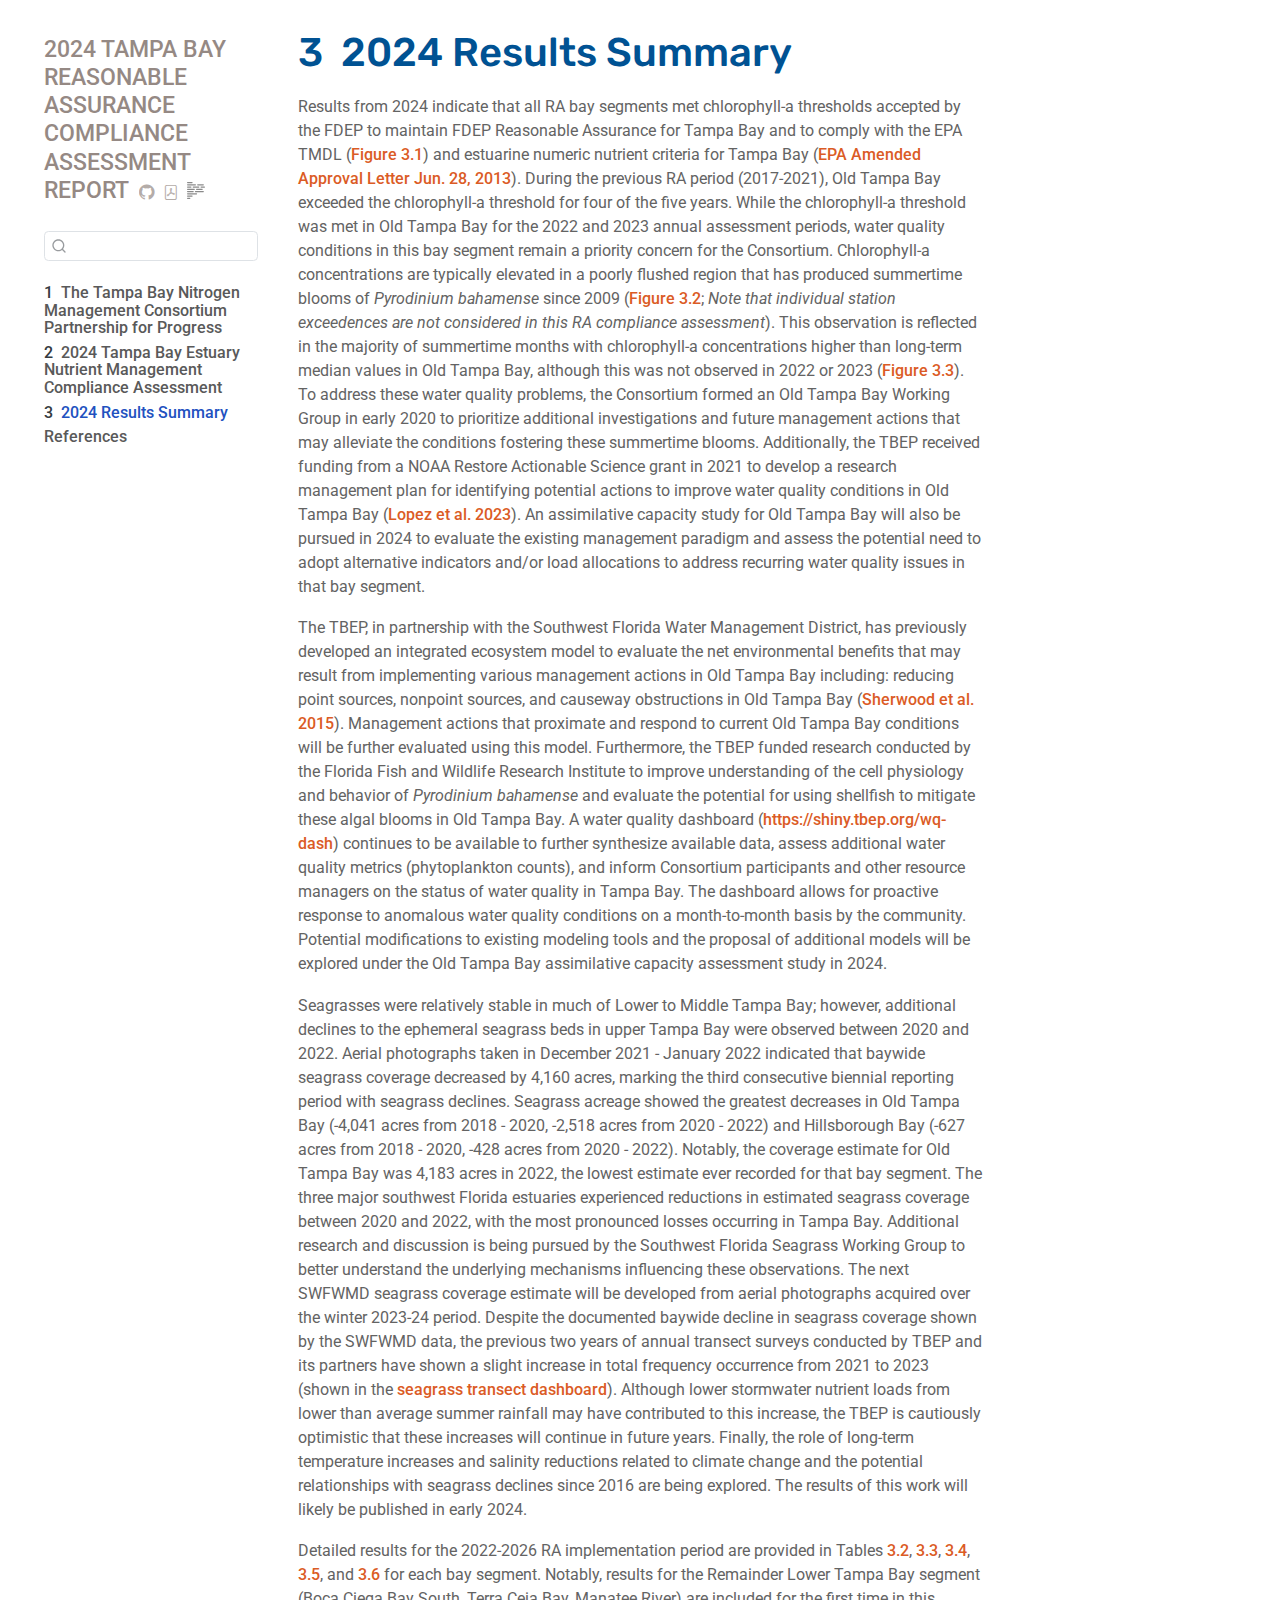
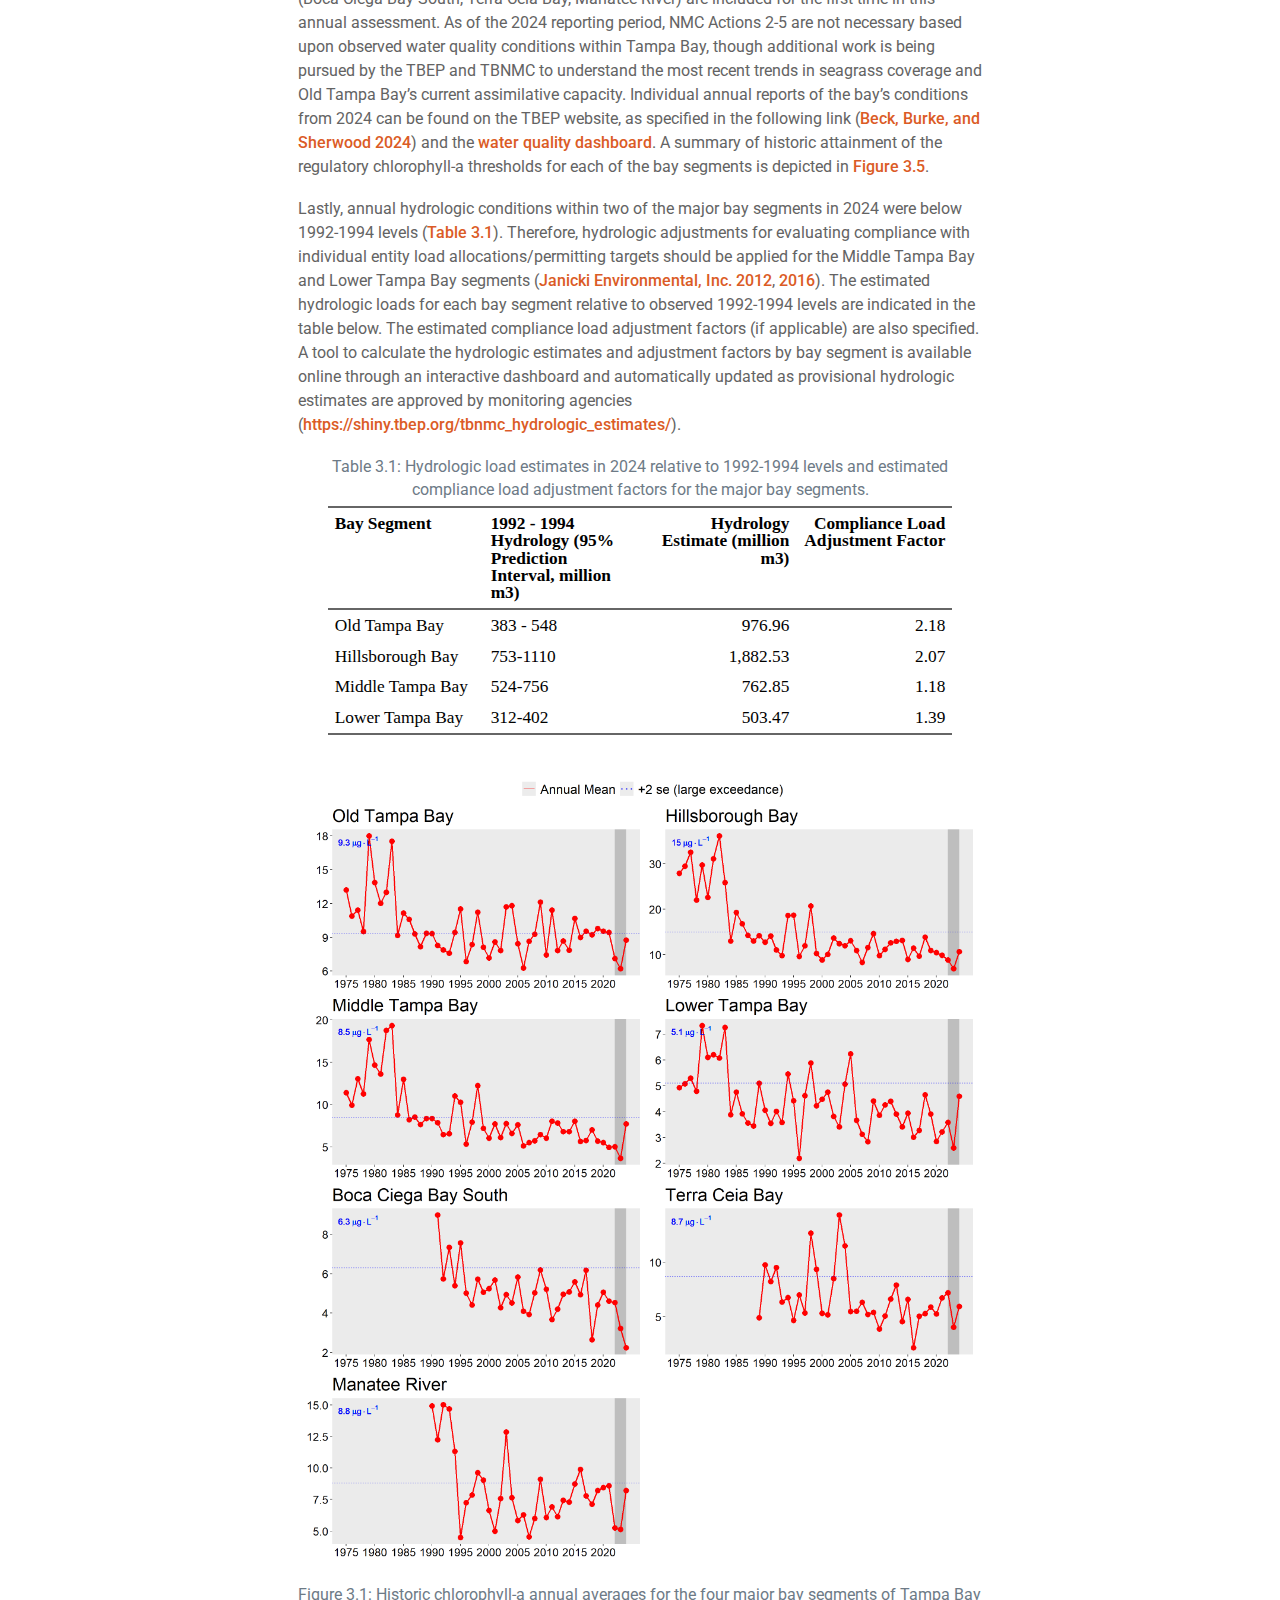
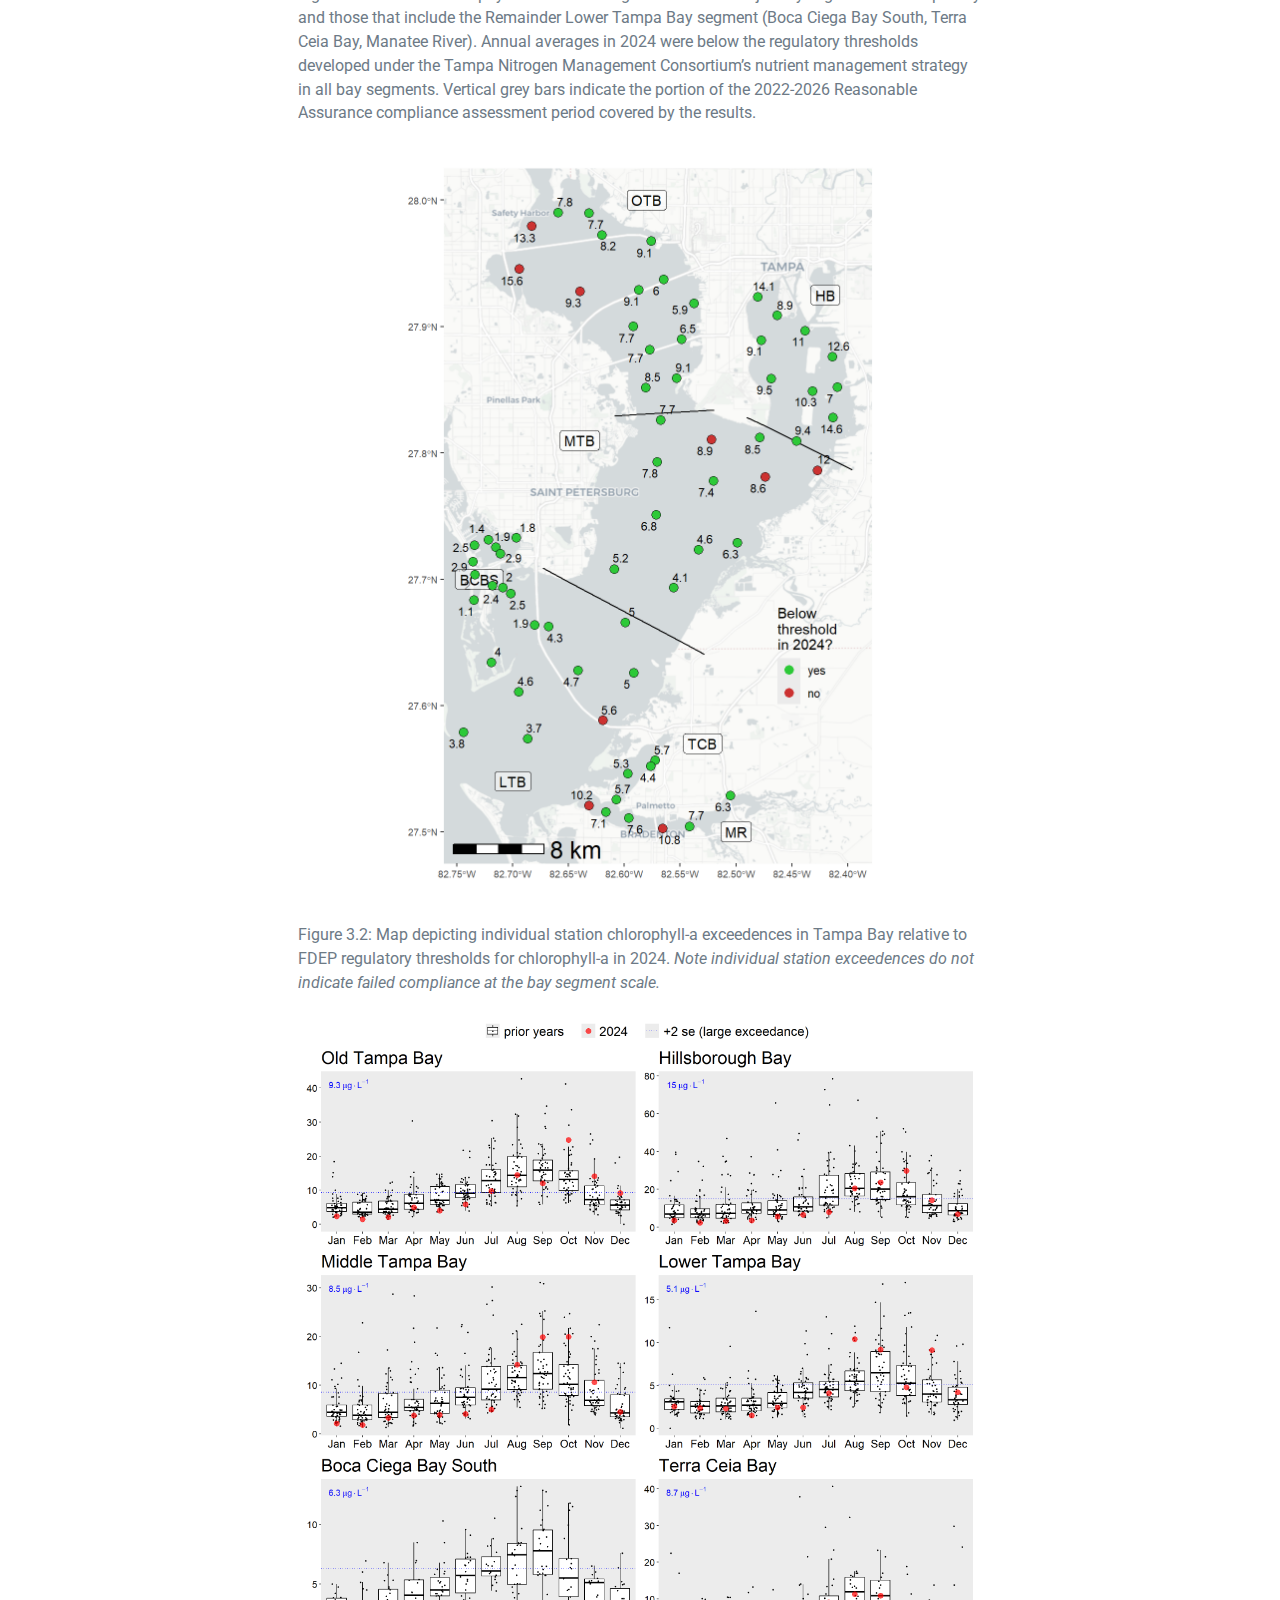
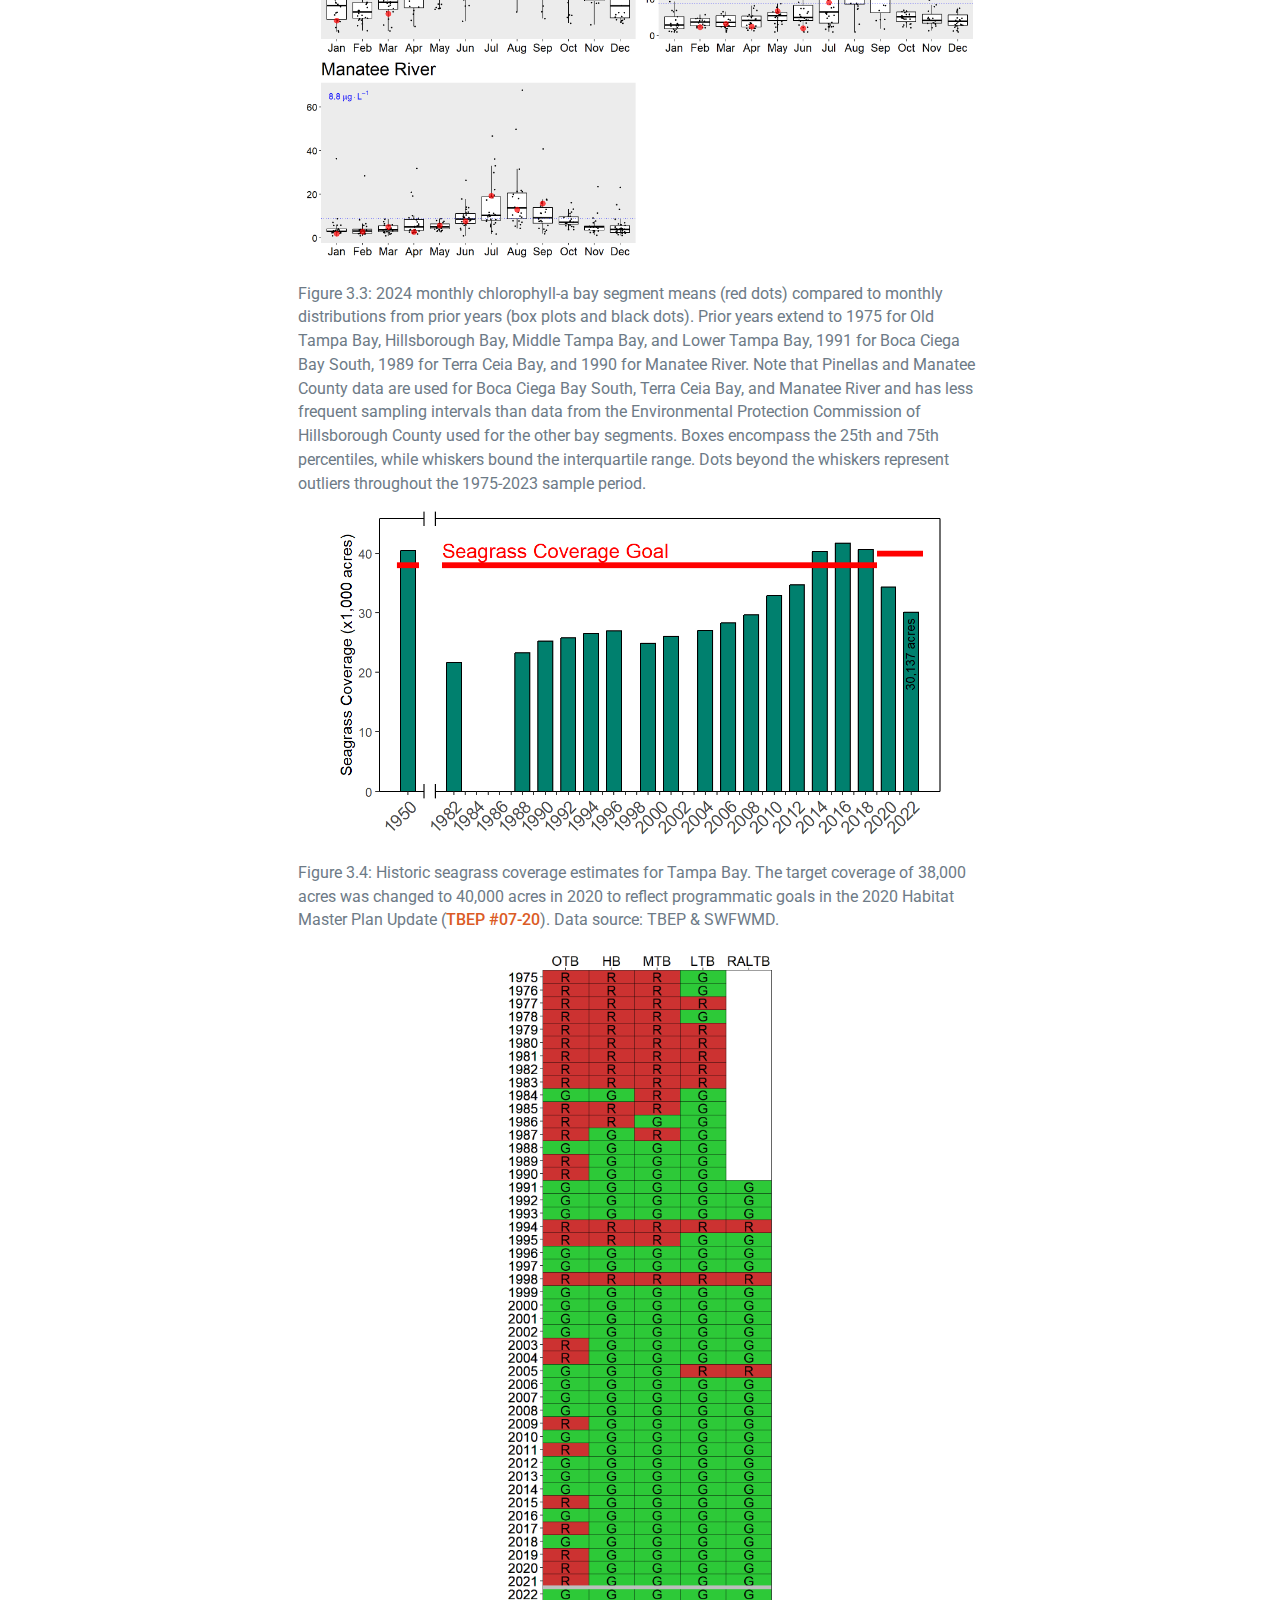
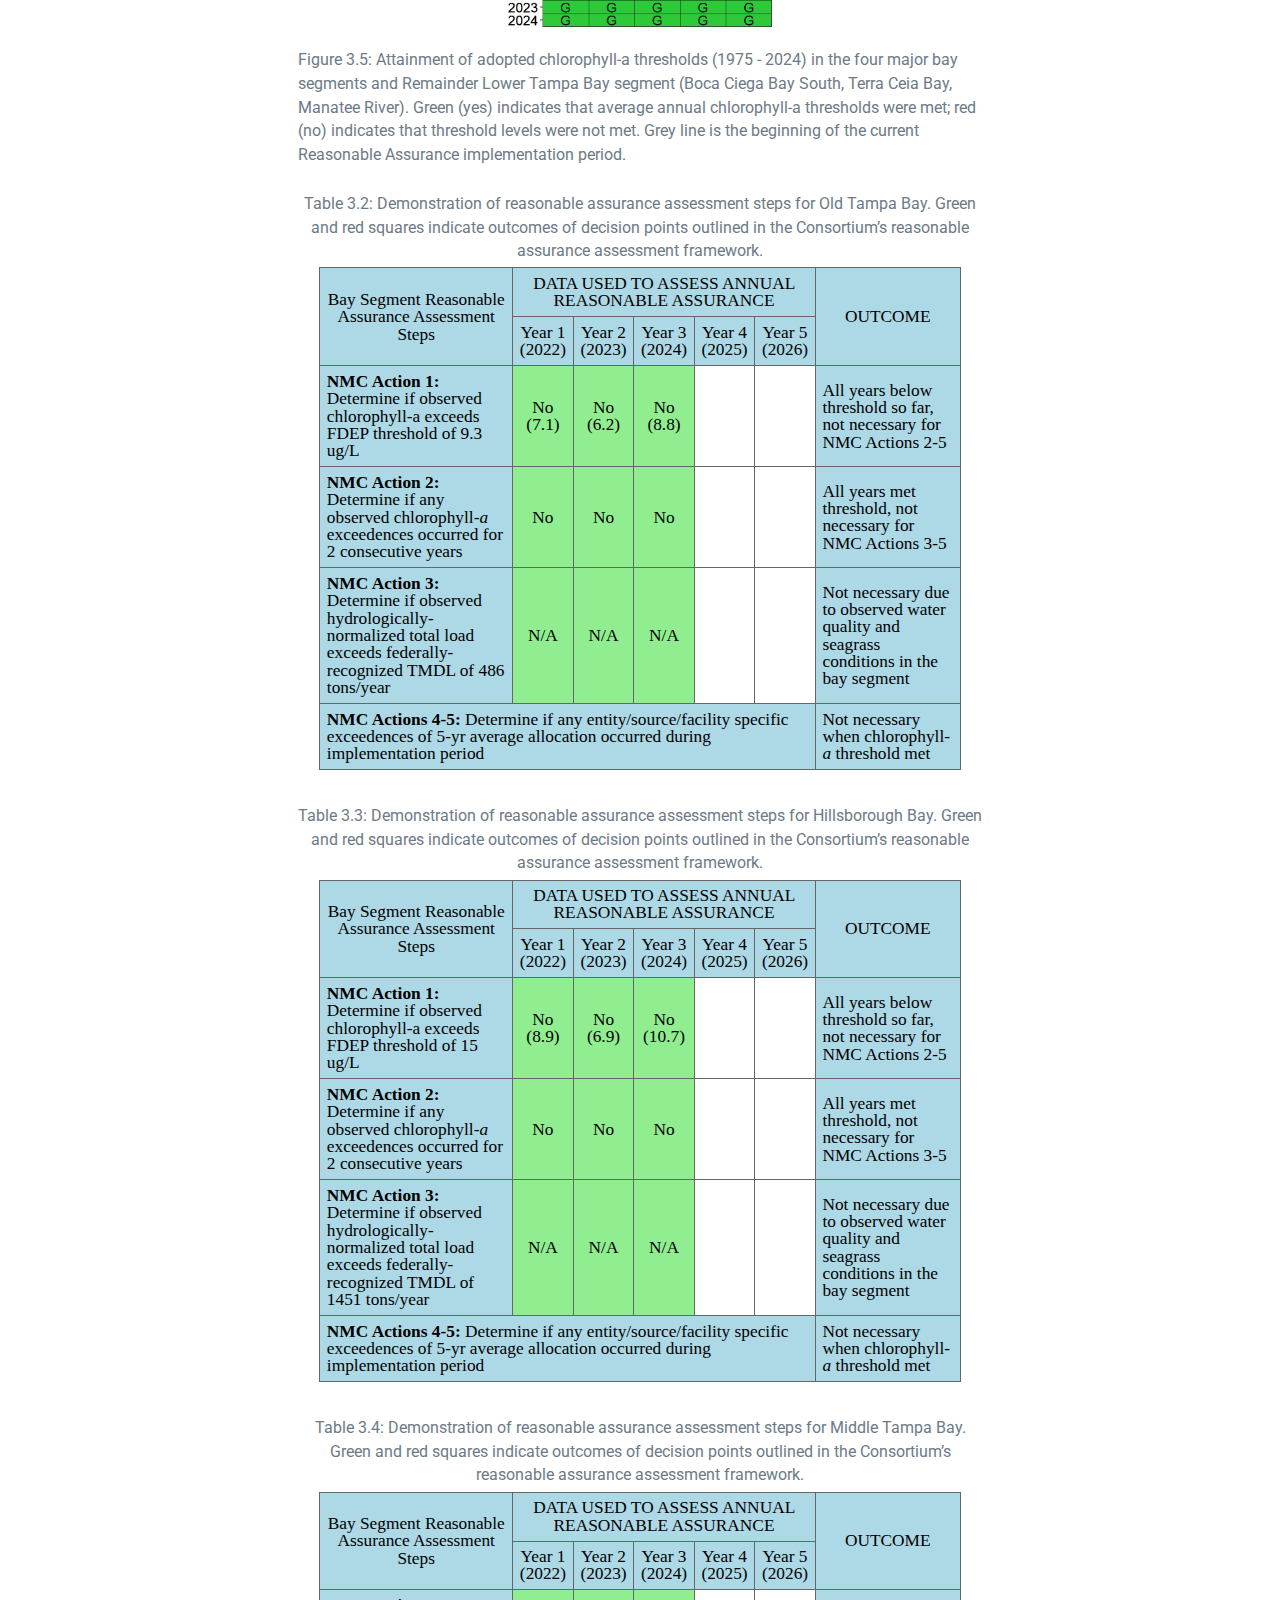
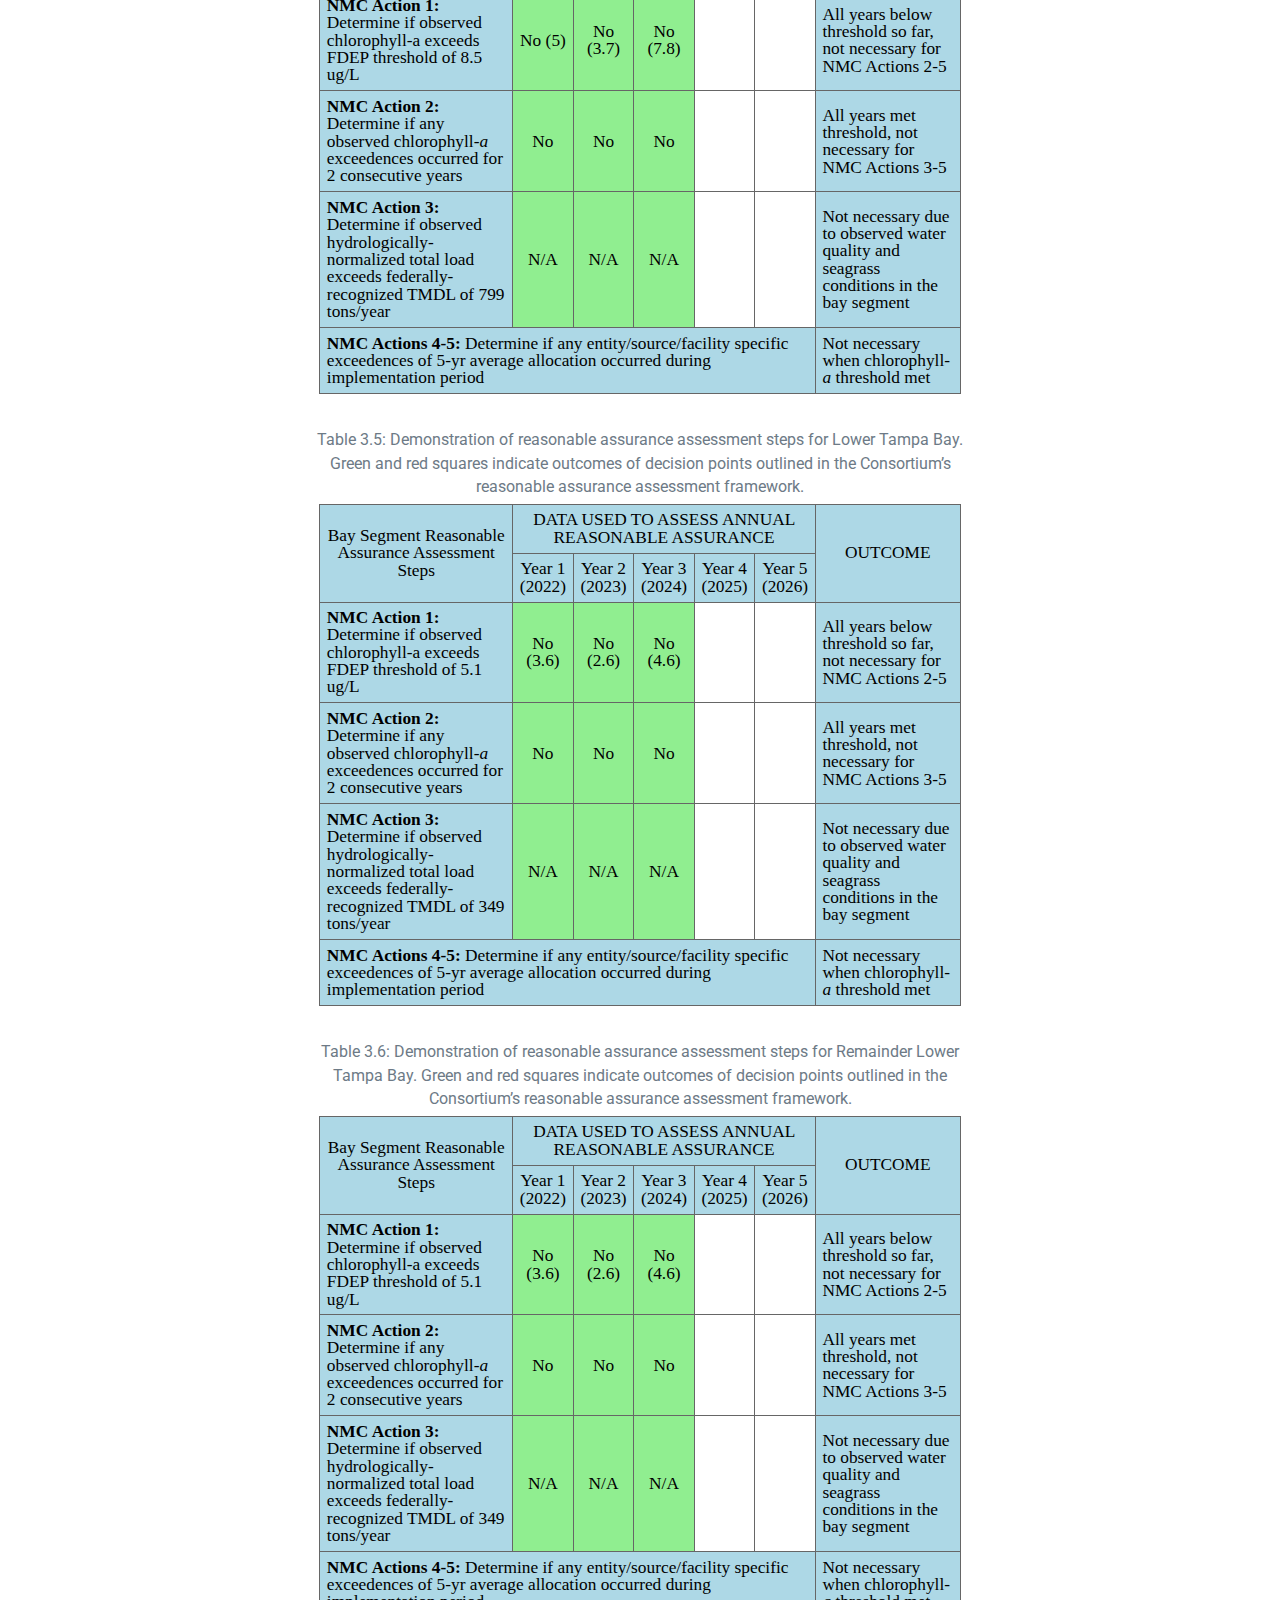
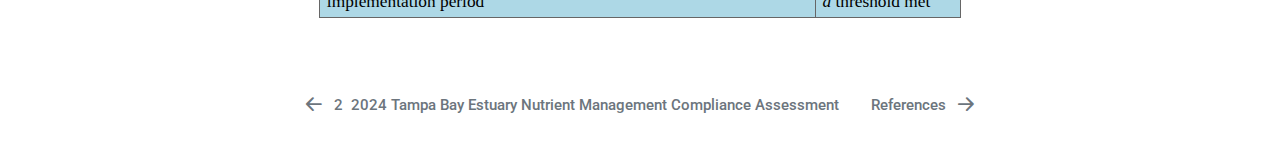
<file: _book/summary.html>
<!DOCTYPE html>
<html xmlns="http://www.w3.org/1999/xhtml" lang="en" xml:lang="en"><head>

<meta charset="utf-8">
<meta name="generator" content="quarto-1.4.549">

<meta name="viewport" content="width=device-width, initial-scale=1.0, user-scalable=yes">


<title>2024 TAMPA BAY REASONABLE ASSURANCE COMPLIANCE ASSESSMENT REPORT - 3&nbsp; 2024 Results Summary</title>
<style>
code{white-space: pre-wrap;}
span.smallcaps{font-variant: small-caps;}
div.columns{display: flex; gap: min(4vw, 1.5em);}
div.column{flex: auto; overflow-x: auto;}
div.hanging-indent{margin-left: 1.5em; text-indent: -1.5em;}
ul.task-list{list-style: none;}
ul.task-list li input[type="checkbox"] {
  width: 0.8em;
  margin: 0 0.8em 0.2em -1em; /* quarto-specific, see https://github.com/quarto-dev/quarto-cli/issues/4556 */ 
  vertical-align: middle;
}
/* CSS for citations */
div.csl-bib-body { }
div.csl-entry {
  clear: both;
  margin-bottom: 0em;
}
.hanging-indent div.csl-entry {
  margin-left:2em;
  text-indent:-2em;
}
div.csl-left-margin {
  min-width:2em;
  float:left;
}
div.csl-right-inline {
  margin-left:2em;
  padding-left:1em;
}
div.csl-indent {
  margin-left: 2em;
}</style>


<script src="site_libs/quarto-nav/quarto-nav.js"></script>
<script src="site_libs/quarto-nav/headroom.min.js"></script>
<script src="site_libs/clipboard/clipboard.min.js"></script>
<script src="site_libs/quarto-search/autocomplete.umd.js"></script>
<script src="site_libs/quarto-search/fuse.min.js"></script>
<script src="site_libs/quarto-search/quarto-search.js"></script>
<meta name="quarto:offset" content="./">
<link href="./references.html" rel="next">
<link href="./overview.html" rel="prev">
<script src="site_libs/quarto-html/quarto.js"></script>
<script src="site_libs/quarto-html/popper.min.js"></script>
<script src="site_libs/quarto-html/tippy.umd.min.js"></script>
<script src="site_libs/quarto-html/anchor.min.js"></script>
<link href="site_libs/quarto-html/tippy.css" rel="stylesheet">
<link href="site_libs/quarto-html/quarto-syntax-highlighting.css" rel="stylesheet" id="quarto-text-highlighting-styles">
<script src="site_libs/bootstrap/bootstrap.min.js"></script>
<link href="site_libs/bootstrap/bootstrap-icons.css" rel="stylesheet">
<link href="site_libs/bootstrap/bootstrap.min.css" rel="stylesheet" id="quarto-bootstrap" data-mode="light">
<script src="site_libs/quarto-contrib/glightbox/glightbox.min.js"></script>
<link href="site_libs/quarto-contrib/glightbox/glightbox.min.css" rel="stylesheet">
<link href="site_libs/quarto-contrib/glightbox/lightbox.css" rel="stylesheet">
<script id="quarto-search-options" type="application/json">{
  "location": "sidebar",
  "copy-button": false,
  "collapse-after": 3,
  "panel-placement": "start",
  "type": "textbox",
  "limit": 50,
  "keyboard-shortcut": [
    "f",
    "/",
    "s"
  ],
  "show-item-context": false,
  "language": {
    "search-no-results-text": "No results",
    "search-matching-documents-text": "matching documents",
    "search-copy-link-title": "Copy link to search",
    "search-hide-matches-text": "Hide additional matches",
    "search-more-match-text": "more match in this document",
    "search-more-matches-text": "more matches in this document",
    "search-clear-button-title": "Clear",
    "search-text-placeholder": "",
    "search-detached-cancel-button-title": "Cancel",
    "search-submit-button-title": "Submit",
    "search-label": "Search"
  }
}</script>
<link href="site_libs/tabwid-1.1.3/tabwid.css" rel="stylesheet">
<script src="site_libs/tabwid-1.1.3/tabwid.js"></script>


<link rel="stylesheet" href="styles.css">
</head>

<body class="nav-sidebar floating">

<div id="quarto-search-results"></div>
  <header id="quarto-header" class="headroom fixed-top">
  <nav class="quarto-secondary-nav">
    <div class="container-fluid d-flex">
      <button type="button" class="quarto-btn-toggle btn" data-bs-toggle="collapse" data-bs-target=".quarto-sidebar-collapse-item" aria-controls="quarto-sidebar" aria-expanded="false" aria-label="Toggle sidebar navigation" onclick="if (window.quartoToggleHeadroom) { window.quartoToggleHeadroom(); }">
        <i class="bi bi-layout-text-sidebar-reverse"></i>
      </button>
        <nav class="quarto-page-breadcrumbs" aria-label="breadcrumb"><ol class="breadcrumb"><li class="breadcrumb-item"><a href="./summary.html"><span class="chapter-number">3</span>&nbsp; <span class="chapter-title">{{&lt; var maxyr &gt;}} Results Summary</span></a></li></ol></nav>
        <a class="flex-grow-1" role="button" data-bs-toggle="collapse" data-bs-target=".quarto-sidebar-collapse-item" aria-controls="quarto-sidebar" aria-expanded="false" aria-label="Toggle sidebar navigation" onclick="if (window.quartoToggleHeadroom) { window.quartoToggleHeadroom(); }">      
        </a>
      <button type="button" class="btn quarto-search-button" aria-label="" onclick="window.quartoOpenSearch();">
        <i class="bi bi-search"></i>
      </button>
    </div>
  </nav>
</header>
<!-- content -->
<div id="quarto-content" class="quarto-container page-columns page-rows-contents page-layout-article">
<!-- sidebar -->
  <nav id="quarto-sidebar" class="sidebar collapse collapse-horizontal quarto-sidebar-collapse-item sidebar-navigation floating overflow-auto">
    <div class="pt-lg-2 mt-2 text-left sidebar-header">
    <div class="sidebar-title mb-0 py-0">
      <a href="./">2024 TAMPA BAY REASONABLE ASSURANCE COMPLIANCE ASSESSMENT REPORT</a> 
        <div class="sidebar-tools-main tools-wide">
    <a href="https://github.com/tbep-tech/tbnmc-compliance-assessment-2023" title="Source Code" class="quarto-navigation-tool px-1" aria-label="Source Code"><i class="bi bi-github"></i></a>
    <a href="./2024-TAMPA-BAY-REASONABLE-ASSURANCE-COMPLIANCE-ASSESSMENT-REPORT.pdf" title="Download PDF" class="quarto-navigation-tool px-1" aria-label="Download PDF"><i class="bi bi-file-pdf"></i></a>
  <a href="" class="quarto-reader-toggle quarto-navigation-tool px-1" onclick="window.quartoToggleReader(); return false;" title="Toggle reader mode">
  <div class="quarto-reader-toggle-btn">
  <i class="bi"></i>
  </div>
</a>
</div>
    </div>
      </div>
        <div class="mt-2 flex-shrink-0 align-items-center">
        <div class="sidebar-search">
        <div id="quarto-search" class="" title="Search"></div>
        </div>
        </div>
    <div class="sidebar-menu-container"> 
    <ul class="list-unstyled mt-1">
        <li class="sidebar-item">
  <div class="sidebar-item-container"> 
  <a href="./index.html" class="sidebar-item-text sidebar-link">
 <span class="menu-text"><span class="chapter-number">1</span>&nbsp; <span class="chapter-title">The Tampa Bay Nitrogen Management Consortium Partnership for Progress</span></span></a>
  </div>
</li>
        <li class="sidebar-item">
  <div class="sidebar-item-container"> 
  <a href="./overview.html" class="sidebar-item-text sidebar-link">
 <span class="menu-text"><span class="chapter-number">2</span>&nbsp; <span class="chapter-title">2024 Tampa Bay Estuary Nutrient Management Compliance Assessment</span></span></a>
  </div>
</li>
        <li class="sidebar-item">
  <div class="sidebar-item-container"> 
  <a href="./summary.html" class="sidebar-item-text sidebar-link active">
 <span class="menu-text"><span class="chapter-number">3</span>&nbsp; <span class="chapter-title">2024 Results Summary</span></span></a>
  </div>
</li>
        <li class="sidebar-item">
  <div class="sidebar-item-container"> 
  <a href="./references.html" class="sidebar-item-text sidebar-link">
 <span class="menu-text">References</span></a>
  </div>
</li>
    </ul>
    </div>
</nav>
<div id="quarto-sidebar-glass" class="quarto-sidebar-collapse-item" data-bs-toggle="collapse" data-bs-target=".quarto-sidebar-collapse-item"></div>
<!-- margin-sidebar -->
    <div id="quarto-margin-sidebar" class="sidebar margin-sidebar">
        
    </div>
<!-- main -->
<main class="content" id="quarto-document-content">

<header id="title-block-header" class="quarto-title-block default">
<div class="quarto-title">
<h1 class="title"><span class="chapter-number">3</span>&nbsp; <span class="chapter-title">2024 Results Summary</span></h1>
</div>



<div class="quarto-title-meta">

    
  
    
  </div>
  


</header>


<p>Results from 2024 indicate that all RA bay segments met chlorophyll-a thresholds accepted by the FDEP to maintain FDEP Reasonable Assurance for Tampa Bay and to comply with the EPA TMDL (<a href="#fig-thrplot" class="quarto-xref">Figure&nbsp;<span>3.1</span></a>) and estuarine numeric nutrient criteria for Tampa Bay (<a href="https://www.epa.gov/sites/default/files/2015-04/documents/florida-amended-determination.pdf">EPA Amended Approval Letter Jun.&nbsp;28, 2013</a>). During the previous RA period (2017-2021), Old Tampa Bay exceeded the chlorophyll-a threshold for four of the five years. While the chlorophyll-a threshold was met in Old Tampa Bay for the 2022 and 2023 annual assessment periods, water quality conditions in this bay segment remain a priority concern for the Consortium. Chlorophyll-a concentrations are typically elevated in a poorly flushed region that has produced summertime blooms of <em>Pyrodinium bahamense</em> since 2009 (<a href="#fig-sitemap" class="quarto-xref">Figure&nbsp;<span>3.2</span></a>; <em>Note that individual station exceedences are not considered in this RA compliance assessment</em>). This observation is reflected in the majority of summertime months with chlorophyll-a concentrations higher than long-term median values in Old Tampa Bay, although this was not observed in 2022 or 2023 (<a href="#fig-boxplot" class="quarto-xref">Figure&nbsp;<span>3.3</span></a>). To address these water quality problems, the Consortium formed an Old Tampa Bay Working Group in early 2020 to prioritize additional investigations and future management actions that may alleviate the conditions fostering these summertime blooms. Additionally, the TBEP received funding from a NOAA Restore Actionable Science grant in 2021 to develop a research management plan for identifying potential actions to improve water quality conditions in Old Tampa Bay <span class="citation" data-cites="tbep1223">(<a href="references.html#ref-tbep1223" role="doc-biblioref">Lopez et al. 2023</a>)</span>. An assimilative capacity study for Old Tampa Bay will also be pursued in 2024 to evaluate the existing management paradigm and assess the potential need to adopt alternative indicators and/or load allocations to address recurring water quality issues in that bay segment.</p>
<p>The TBEP, in partnership with the Southwest Florida Water Management District, has previously developed an integrated ecosystem model to evaluate the net environmental benefits that may result from implementing various management actions in Old Tampa Bay including: reducing point sources, nonpoint sources, and causeway obstructions in Old Tampa Bay <span class="citation" data-cites="tbep1015">(<a href="references.html#ref-tbep1015" role="doc-biblioref">Sherwood et al. 2015</a>)</span>. Management actions that proximate and respond to current Old Tampa Bay conditions will be further evaluated using this model. Furthermore, the TBEP funded research conducted by the Florida Fish and Wildlife Research Institute to improve understanding of the cell physiology and behavior of <em>Pyrodinium bahamense</em> and evaluate the potential for using shellfish to mitigate these algal blooms in Old Tampa Bay. A water quality dashboard (<a href="https://shiny.tbep.org/wq-dash">https://shiny.tbep.org/wq-dash</a>) continues to be available to further synthesize available data, assess additional water quality metrics (phytoplankton counts), and inform Consortium participants and other resource managers on the status of water quality in Tampa Bay. The dashboard allows for proactive response to anomalous water quality conditions on a month-to-month basis by the community. Potential modifications to existing modeling tools and the proposal of additional models will be explored under the Old Tampa Bay assimilative capacity assessment study in 2024.</p>
<p>Seagrasses were relatively stable in much of Lower to Middle Tampa Bay; however, additional declines to the ephemeral seagrass beds in upper Tampa Bay were observed between 2020 and 2022. Aerial photographs taken in December 2021 - January 2022 indicated that baywide seagrass coverage decreased by 4,160 acres, marking the third consecutive biennial reporting period with seagrass declines. Seagrass acreage showed the greatest decreases in Old Tampa Bay (-4,041 acres from 2018 - 2020, -2,518 acres from 2020 - 2022) and Hillsborough Bay (-627 acres from 2018 - 2020, -428 acres from 2020 - 2022). Notably, the coverage estimate for Old Tampa Bay was 4,183 acres in 2022, the lowest estimate ever recorded for that bay segment. The three major southwest Florida estuaries experienced reductions in estimated seagrass coverage between 2020 and 2022, with the most pronounced losses occurring in Tampa Bay. Additional research and discussion is being pursued by the Southwest Florida Seagrass Working Group to better understand the underlying mechanisms influencing these observations. The next SWFWMD seagrass coverage estimate will be developed from aerial photographs acquired over the winter 2023-24 period. Despite the documented baywide decline in seagrass coverage shown by the SWFWMD data, the previous two years of annual transect surveys conducted by TBEP and its partners have shown a slight increase in total frequency occurrence from 2021 to 2023 (shown in the <a href="https://shiny.tbep.org/seagrasstransect-dash">seagrass transect dashboard</a>). Although lower stormwater nutrient loads from lower than average summer rainfall may have contributed to this increase, the TBEP is cautiously optimistic that these increases will continue in future years. Finally, the role of long-term temperature increases and salinity reductions related to climate change and the potential relationships with seagrass declines since 2016 are being explored. The results of this work will likely be published in early 2024.</p>
<p>Detailed results for the 2022-2026 RA implementation period are provided in Tables <a href="#tbl-raotb" class="quarto-xref"><span>3.2</span></a>, <a href="#tbl-rahb" class="quarto-xref"><span>3.3</span></a>, <a href="#tbl-ramtb" class="quarto-xref"><span>3.4</span></a>, <a href="#tbl-raltb" class="quarto-xref"><span>3.5</span></a>, and <a href="#tbl-raraltb" class="quarto-xref"><span>3.6</span></a> for each bay segment. Notably, results for the Remainder Lower Tampa Bay segment (Boca Ciega Bay South, Terra Ceia Bay, Manatee River) are included for the first time in this annual assessment. As of the 2024 reporting period, NMC Actions 2-5 are not necessary based upon observed water quality conditions within Tampa Bay, though additional work is being pursued by the TBEP and TBNMC to understand the most recent trends in seagrass coverage and Old Tampa Bay’s current assimilative capacity. Individual annual reports of the bay’s conditions from 2024 can be found on the TBEP website, as specified in the following link <span class="citation" data-cites="tbep0124">(<a href="references.html#ref-tbep0124" role="doc-biblioref">Beck, Burke, and Sherwood 2024</a>)</span> and the <a href="https://shiny.tbep.org/wq-dash">water quality dashboard</a>. A summary of historic attainment of the regulatory chlorophyll-a thresholds for each of the bay segments is depicted in <a href="#fig-chlmat" class="quarto-xref">Figure&nbsp;<span>3.5</span></a>.</p>
<p>Lastly, annual hydrologic conditions within two of the major bay segments in 2024 were below 1992-1994 levels (<a href="#tbl-hydrotab" class="quarto-xref">Table&nbsp;<span>3.1</span></a>). Therefore, hydrologic adjustments for evaluating compliance with individual entity load allocations/permitting targets should be applied for the Middle Tampa Bay and Lower Tampa Bay segments <span class="citation" data-cites="tbep0512 tbep0316">(<a href="references.html#ref-tbep0512" role="doc-biblioref">Janicki Environmental, Inc. 2012</a>, <a href="references.html#ref-tbep0316" role="doc-biblioref">2016</a>)</span>. The estimated hydrologic loads for each bay segment relative to observed 1992-1994 levels are indicated in the table below. The estimated compliance load adjustment factors (if applicable) are also specified. A tool to calculate the hydrologic estimates and adjustment factors by bay segment is available online through an interactive dashboard and automatically updated as provisional hydrologic estimates are approved by monitoring agencies (<a href="https://shiny.tbep.org/tbnmc_hydrologic_estimates/" class="uri">https://shiny.tbep.org/tbnmc_hydrologic_estimates/</a>).</p>
<div class="cell">
<div id="tbl-hydrotab" class="cell quarto-float anchored">
<figure class="quarto-float quarto-float-tbl figure">
<figcaption class="quarto-float-caption-top quarto-float-caption quarto-float-tbl" id="tbl-hydrotab-caption-0ceaefa1-69ba-4598-a22c-09a6ac19f8ca">
Table&nbsp;3.1: Hydrologic load estimates in 2024 relative to 1992-1994 levels and estimated compliance load adjustment factors for the major bay segments.
</figcaption>
<div aria-describedby="tbl-hydrotab-caption-0ceaefa1-69ba-4598-a22c-09a6ac19f8ca">
<div class="cell-output-display">
<div class="tabwid"><style>.cl-e580f4d4{}.cl-e5683d5e{font-family:'Lato light';font-size:13pt;font-weight:bold;font-style:normal;text-decoration:none;color:rgba(0, 0, 0, 1.00);background-color:transparent;}.cl-e5683d72{font-family:'Lato light';font-size:13pt;font-weight:normal;font-style:normal;text-decoration:none;color:rgba(0, 0, 0, 1.00);background-color:transparent;}.cl-e578f9dc{margin:0;text-align:left;border-bottom: 0 solid rgba(0, 0, 0, 1.00);border-top: 0 solid rgba(0, 0, 0, 1.00);border-left: 0 solid rgba(0, 0, 0, 1.00);border-right: 0 solid rgba(0, 0, 0, 1.00);padding-bottom:5pt;padding-top:5pt;padding-left:5pt;padding-right:5pt;line-height: 1;background-color:transparent;}.cl-e578f9e6{margin:0;text-align:right;border-bottom: 0 solid rgba(0, 0, 0, 1.00);border-top: 0 solid rgba(0, 0, 0, 1.00);border-left: 0 solid rgba(0, 0, 0, 1.00);border-right: 0 solid rgba(0, 0, 0, 1.00);padding-bottom:5pt;padding-top:5pt;padding-left:5pt;padding-right:5pt;line-height: 1;background-color:transparent;}.cl-e578f9f0{margin:0;text-align:left;border-bottom: 0 solid rgba(0, 0, 0, 1.00);border-top: 0 solid rgba(0, 0, 0, 1.00);border-left: 0 solid rgba(0, 0, 0, 1.00);border-right: 0 solid rgba(0, 0, 0, 1.00);padding-bottom:5pt;padding-top:5pt;padding-left:5pt;padding-right:5pt;line-height: 1;background-color:transparent;}.cl-e578f9f1{margin:0;text-align:right;border-bottom: 0 solid rgba(0, 0, 0, 1.00);border-top: 0 solid rgba(0, 0, 0, 1.00);border-left: 0 solid rgba(0, 0, 0, 1.00);border-right: 0 solid rgba(0, 0, 0, 1.00);padding-bottom:5pt;padding-top:5pt;padding-left:5pt;padding-right:5pt;line-height: 1;background-color:transparent;}.cl-e57921d2{width:1.625in;background-color:transparent;vertical-align: top;border-bottom: 1.5pt solid rgba(102, 102, 102, 1.00);border-top: 1.5pt solid rgba(102, 102, 102, 1.00);border-left: 0 solid rgba(0, 0, 0, 1.00);border-right: 0 solid rgba(0, 0, 0, 1.00);margin-bottom:0;margin-top:0;margin-left:0;margin-right:0;}.cl-e57921dc{width:1.625in;background-color:transparent;vertical-align: top;border-bottom: 1.5pt solid rgba(102, 102, 102, 1.00);border-top: 1.5pt solid rgba(102, 102, 102, 1.00);border-left: 0 solid rgba(0, 0, 0, 1.00);border-right: 0 solid rgba(0, 0, 0, 1.00);margin-bottom:0;margin-top:0;margin-left:0;margin-right:0;}.cl-e57921e6{width:1.625in;background-color:transparent;vertical-align: middle;border-bottom: 0 solid rgba(0, 0, 0, 1.00);border-top: 0 solid rgba(0, 0, 0, 1.00);border-left: 0 solid rgba(0, 0, 0, 1.00);border-right: 0 solid rgba(0, 0, 0, 1.00);margin-bottom:0;margin-top:0;margin-left:0;margin-right:0;}.cl-e57921e7{width:1.625in;background-color:transparent;vertical-align: middle;border-bottom: 0 solid rgba(0, 0, 0, 1.00);border-top: 0 solid rgba(0, 0, 0, 1.00);border-left: 0 solid rgba(0, 0, 0, 1.00);border-right: 0 solid rgba(0, 0, 0, 1.00);margin-bottom:0;margin-top:0;margin-left:0;margin-right:0;}.cl-e57921f0{width:1.625in;background-color:transparent;vertical-align: middle;border-bottom: 1.5pt solid rgba(102, 102, 102, 1.00);border-top: 0 solid rgba(0, 0, 0, 1.00);border-left: 0 solid rgba(0, 0, 0, 1.00);border-right: 0 solid rgba(0, 0, 0, 1.00);margin-bottom:0;margin-top:0;margin-left:0;margin-right:0;}.cl-e57921f1{width:1.625in;background-color:transparent;vertical-align: middle;border-bottom: 1.5pt solid rgba(102, 102, 102, 1.00);border-top: 0 solid rgba(0, 0, 0, 1.00);border-left: 0 solid rgba(0, 0, 0, 1.00);border-right: 0 solid rgba(0, 0, 0, 1.00);margin-bottom:0;margin-top:0;margin-left:0;margin-right:0;}</style><table data-quarto-disable-processing="true" class="cl-e580f4d4"><thead><tr style="overflow-wrap:break-word;"><th class="cl-e57921d2"><p class="cl-e578f9dc"><span class="cl-e5683d5e">Bay Segment</span></p></th><th class="cl-e57921d2"><p class="cl-e578f9dc"><span class="cl-e5683d5e">1992 - 1994 Hydrology (95% Prediction Interval, million m3)</span></p></th><th class="cl-e57921dc"><p class="cl-e578f9e6"><span class="cl-e5683d5e">Hydrology Estimate (million m3)</span></p></th><th class="cl-e57921dc"><p class="cl-e578f9e6"><span class="cl-e5683d5e">Compliance Load Adjustment Factor</span></p></th></tr></thead><tbody><tr style="overflow-wrap:break-word;"><td class="cl-e57921e6"><p class="cl-e578f9f0"><span class="cl-e5683d72">Old Tampa Bay</span></p></td><td class="cl-e57921e6"><p class="cl-e578f9f0"><span class="cl-e5683d72">383 - 548</span></p></td><td class="cl-e57921e7"><p class="cl-e578f9f1"><span class="cl-e5683d72">976.96</span></p></td><td class="cl-e57921e7"><p class="cl-e578f9f1"><span class="cl-e5683d72">2.18</span></p></td></tr><tr style="overflow-wrap:break-word;"><td class="cl-e57921e6"><p class="cl-e578f9f0"><span class="cl-e5683d72">Hillsborough Bay</span></p></td><td class="cl-e57921e6"><p class="cl-e578f9f0"><span class="cl-e5683d72">753-1110</span></p></td><td class="cl-e57921e7"><p class="cl-e578f9f1"><span class="cl-e5683d72">1,882.53</span></p></td><td class="cl-e57921e7"><p class="cl-e578f9f1"><span class="cl-e5683d72">2.07</span></p></td></tr><tr style="overflow-wrap:break-word;"><td class="cl-e57921e6"><p class="cl-e578f9f0"><span class="cl-e5683d72">Middle Tampa Bay</span></p></td><td class="cl-e57921e6"><p class="cl-e578f9f0"><span class="cl-e5683d72">524-756</span></p></td><td class="cl-e57921e7"><p class="cl-e578f9f1"><span class="cl-e5683d72">762.85</span></p></td><td class="cl-e57921e7"><p class="cl-e578f9f1"><span class="cl-e5683d72">1.18</span></p></td></tr><tr style="overflow-wrap:break-word;"><td class="cl-e57921f0"><p class="cl-e578f9f0"><span class="cl-e5683d72">Lower Tampa Bay</span></p></td><td class="cl-e57921f0"><p class="cl-e578f9f0"><span class="cl-e5683d72">312-402</span></p></td><td class="cl-e57921f1"><p class="cl-e578f9f1"><span class="cl-e5683d72">503.47</span></p></td><td class="cl-e57921f1"><p class="cl-e578f9f1"><span class="cl-e5683d72">1.39</span></p></td></tr></tbody></table></div>
</div>
</div>
</figure>
</div>
</div>
<div class="cell" data-layout-align="center">
<div class="cell-output-display">
<div id="fig-thrplot" class="quarto-figure quarto-figure-center quarto-float anchored" data-fig-align="center">
<figure class="quarto-float quarto-float-fig figure">
<div aria-describedby="fig-thrplot-caption-0ceaefa1-69ba-4598-a22c-09a6ac19f8ca">
<a href="summary_files/figure-html/fig-thrplot-1.png" class="lightbox" data-gallery="quarto-lightbox-gallery-1" data-glightbox="description: .lightbox-desc-1"><img src="summary_files/figure-html/fig-thrplot-1.png" class="img-fluid quarto-figure quarto-figure-center figure-img" width="1152"></a>
</div>
<figcaption class="quarto-float-caption-bottom quarto-float-caption quarto-float-fig" id="fig-thrplot-caption-0ceaefa1-69ba-4598-a22c-09a6ac19f8ca">
Figure&nbsp;3.1: Historic chlorophyll-a annual averages for the four major bay segments of Tampa Bay and those that include the Remainder Lower Tampa Bay segment (Boca Ciega Bay South, Terra Ceia Bay, Manatee River). Annual averages in 2024 were below the regulatory thresholds developed under the Tampa Nitrogen Management Consortium’s nutrient management strategy in all bay segments. Vertical grey bars indicate the portion of the 2022-2026 Reasonable Assurance compliance assessment period covered by the results.
</figcaption>
</figure>
</div>
</div>
</div>
<div class="cell" data-layout-align="center">
<div class="cell-output-display">
<div id="fig-sitemap" class="quarto-figure quarto-figure-center quarto-float anchored" data-fig-align="center">
<figure class="quarto-float quarto-float-fig figure">
<div aria-describedby="fig-sitemap-caption-0ceaefa1-69ba-4598-a22c-09a6ac19f8ca">
<a href="summary_files/figure-html/fig-sitemap-1.png" class="lightbox" data-gallery="quarto-lightbox-gallery-2" data-glightbox="description: .lightbox-desc-2"><img src="summary_files/figure-html/fig-sitemap-1.png" class="img-fluid quarto-figure quarto-figure-center figure-img" style="width:70.0%"></a>
</div>
<figcaption class="quarto-float-caption-bottom quarto-float-caption quarto-float-fig" id="fig-sitemap-caption-0ceaefa1-69ba-4598-a22c-09a6ac19f8ca">
Figure&nbsp;3.2: Map depicting individual station chlorophyll-a exceedences in Tampa Bay relative to FDEP regulatory thresholds for chlorophyll-a in 2024. <em>Note individual station exceedences do not indicate failed compliance at the bay segment scale.</em>
</figcaption>
</figure>
</div>
</div>
</div>
<div class="cell" data-layout-align="center">
<div class="cell-output-display">
<div id="fig-boxplot" class="quarto-figure quarto-figure-center quarto-float anchored" data-fig-align="center">
<figure class="quarto-float quarto-float-fig figure">
<div aria-describedby="fig-boxplot-caption-0ceaefa1-69ba-4598-a22c-09a6ac19f8ca">
<a href="summary_files/figure-html/fig-boxplot-1.png" class="lightbox" data-gallery="quarto-lightbox-gallery-3" data-glightbox="description: .lightbox-desc-3"><img src="summary_files/figure-html/fig-boxplot-1.png" class="img-fluid quarto-figure quarto-figure-center figure-img" width="1152"></a>
</div>
<figcaption class="quarto-float-caption-bottom quarto-float-caption quarto-float-fig" id="fig-boxplot-caption-0ceaefa1-69ba-4598-a22c-09a6ac19f8ca">
Figure&nbsp;3.3: 2024 monthly chlorophyll-a bay segment means (red dots) compared to monthly distributions from prior years (box plots and black dots). Prior years extend to 1975 for Old Tampa Bay, Hillsborough Bay, Middle Tampa Bay, and Lower Tampa Bay, 1991 for Boca Ciega Bay South, 1989 for Terra Ceia Bay, and 1990 for Manatee River. Note that Pinellas and Manatee County data are used for Boca Ciega Bay South, Terra Ceia Bay, and Manatee River and has less frequent sampling intervals than data from the Environmental Protection Commission of Hillsborough County used for the other bay segments. Boxes encompass the 25th and 75th percentiles, while whiskers bound the interquartile range. Dots beyond the whiskers represent outliers throughout the 1975-2023 sample period.
</figcaption>
</figure>
</div>
</div>
</div>
<div class="cell" data-layout-align="center">
<div class="cell-output-display">
<div id="fig-seagrass" class="quarto-figure quarto-figure-center quarto-float anchored" data-fig-align="center">
<figure class="quarto-float quarto-float-fig figure">
<div aria-describedby="fig-seagrass-caption-0ceaefa1-69ba-4598-a22c-09a6ac19f8ca">
<a href="summary_files/figure-html/fig-seagrass-1.png" class="lightbox" data-gallery="quarto-lightbox-gallery-4" data-glightbox="description: .lightbox-desc-4"><img src="summary_files/figure-html/fig-seagrass-1.png" class="img-fluid quarto-figure quarto-figure-center figure-img" style="width:90.0%"></a>
</div>
<figcaption class="quarto-float-caption-bottom quarto-float-caption quarto-float-fig" id="fig-seagrass-caption-0ceaefa1-69ba-4598-a22c-09a6ac19f8ca">
Figure&nbsp;3.4: Historic seagrass coverage estimates for Tampa Bay. The target coverage of 38,000 acres was changed to 40,000 acres in 2020 to reflect programmatic goals in the 2020 Habitat Master Plan Update (<a href="https://drive.google.com/file/d/1Hp0l_qtbxp1JxKJoGatdyuANSzQrpL0I/view?usp=drivesdk">TBEP #07-20</a>). Data source: TBEP &amp; SWFWMD.
</figcaption>
</figure>
</div>
</div>
</div>
<div class="cell" data-layout-align="center">
<div class="cell-output-display">
<div id="fig-chlmat" class="quarto-figure quarto-figure-center quarto-float anchored" data-fig-align="center">
<figure class="quarto-float quarto-float-fig figure">
<div aria-describedby="fig-chlmat-caption-0ceaefa1-69ba-4598-a22c-09a6ac19f8ca">
<a href="summary_files/figure-html/fig-chlmat-1.png" class="lightbox" data-gallery="quarto-lightbox-gallery-5" data-glightbox="description: .lightbox-desc-5"><img src="summary_files/figure-html/fig-chlmat-1.png" class="img-fluid quarto-figure quarto-figure-center figure-img" style="width:40.0%"></a>
</div>
<figcaption class="quarto-float-caption-bottom quarto-float-caption quarto-float-fig" id="fig-chlmat-caption-0ceaefa1-69ba-4598-a22c-09a6ac19f8ca">
Figure&nbsp;3.5: Attainment of adopted chlorophyll-a thresholds (1975 - 2024) in the four major bay segments and Remainder Lower Tampa Bay segment (Boca Ciega Bay South, Terra Ceia Bay, Manatee River). Green (yes) indicates that average annual chlorophyll-a thresholds were met; red (no) indicates that threshold levels were not met. Grey line is the beginning of the current Reasonable Assurance implementation period.
</figcaption>
</figure>
</div>
</div>
</div>
<div class="cell">
<div id="tbl-raotb" class="cell quarto-float anchored">
<figure class="quarto-float quarto-float-tbl figure">
<figcaption class="quarto-float-caption-top quarto-float-caption quarto-float-tbl" id="tbl-raotb-caption-0ceaefa1-69ba-4598-a22c-09a6ac19f8ca">
Table&nbsp;3.2: Demonstration of reasonable assurance assessment steps for Old Tampa Bay. Green and red squares indicate outcomes of decision points outlined in the Consortium’s reasonable assurance assessment framework.
</figcaption>
<div aria-describedby="tbl-raotb-caption-0ceaefa1-69ba-4598-a22c-09a6ac19f8ca">
<div class="cell-output-display">
<div class="tabwid"><style>.cl-f1429c8c{}.cl-f138ce64{font-family:'Lato light';font-size:13pt;font-weight:normal;font-style:normal;text-decoration:none;color:rgba(0, 0, 0, 1.00);background-color:transparent;}.cl-f138ce78{font-family:'Lato light';font-size:13pt;font-weight:bold;font-style:normal;text-decoration:none;color:rgba(0, 0, 0, 1.00);background-color:transparent;}.cl-f138ce79{font-family:'Lato light';font-size:13pt;font-weight:normal;font-style:italic;text-decoration:none;color:rgba(0, 0, 0, 1.00);background-color:transparent;}.cl-f13c5bf6{margin:0;text-align:center;border-bottom: 0 solid rgba(0, 0, 0, 1.00);border-top: 0 solid rgba(0, 0, 0, 1.00);border-left: 0 solid rgba(0, 0, 0, 1.00);border-right: 0 solid rgba(0, 0, 0, 1.00);padding-bottom:5pt;padding-top:5pt;padding-left:5pt;padding-right:5pt;line-height: 1;background-color:transparent;}.cl-f13c5bf7{margin:0;text-align:left;border-bottom: 0 solid rgba(0, 0, 0, 1.00);border-top: 0 solid rgba(0, 0, 0, 1.00);border-left: 0 solid rgba(0, 0, 0, 1.00);border-right: 0 solid rgba(0, 0, 0, 1.00);padding-bottom:5pt;padding-top:5pt;padding-left:5pt;padding-right:5pt;line-height: 1;background-color:transparent;}.cl-f13c7f6e{width:2in;background-color:rgba(173, 216, 230, 1.00);vertical-align: middle;border-bottom: 1pt solid rgba(102, 102, 102, 1.00);border-top: 1pt solid rgba(102, 102, 102, 1.00);border-left: 1pt solid rgba(102, 102, 102, 1.00);border-right: 1pt solid rgba(102, 102, 102, 1.00);margin-bottom:0;margin-top:0;margin-left:0;margin-right:0;}.cl-f13c7f78{width:0.6in;background-color:rgba(173, 216, 230, 1.00);vertical-align: middle;border-bottom: 1pt solid rgba(102, 102, 102, 1.00);border-top: 1pt solid rgba(102, 102, 102, 1.00);border-left: 1pt solid rgba(102, 102, 102, 1.00);border-right: 1pt solid rgba(102, 102, 102, 1.00);margin-bottom:0;margin-top:0;margin-left:0;margin-right:0;}.cl-f13c7f79{width:1.5in;background-color:rgba(173, 216, 230, 1.00);vertical-align: middle;border-bottom: 1pt solid rgba(102, 102, 102, 1.00);border-top: 1pt solid rgba(102, 102, 102, 1.00);border-left: 1pt solid rgba(102, 102, 102, 1.00);border-right: 1pt solid rgba(102, 102, 102, 1.00);margin-bottom:0;margin-top:0;margin-left:0;margin-right:0;}.cl-f13c7f82{width:2in;background-color:rgba(173, 216, 230, 1.00);vertical-align: middle;border-bottom: 1pt solid rgba(102, 102, 102, 1.00);border-top: 1pt solid rgba(102, 102, 102, 1.00);border-left: 1pt solid rgba(102, 102, 102, 1.00);border-right: 1pt solid rgba(102, 102, 102, 1.00);margin-bottom:0;margin-top:0;margin-left:0;margin-right:0;}.cl-f13c7f83{width:0.6in;background-color:rgba(144, 238, 144, 1.00);vertical-align: middle;border-bottom: 1pt solid rgba(102, 102, 102, 1.00);border-top: 1pt solid rgba(102, 102, 102, 1.00);border-left: 1pt solid rgba(102, 102, 102, 1.00);border-right: 1pt solid rgba(102, 102, 102, 1.00);margin-bottom:0;margin-top:0;margin-left:0;margin-right:0;}.cl-f13c7f84{width:0.6in;background-color:rgba(255, 255, 255, 1.00);vertical-align: middle;border-bottom: 1pt solid rgba(102, 102, 102, 1.00);border-top: 1pt solid rgba(102, 102, 102, 1.00);border-left: 1pt solid rgba(102, 102, 102, 1.00);border-right: 1pt solid rgba(102, 102, 102, 1.00);margin-bottom:0;margin-top:0;margin-left:0;margin-right:0;}.cl-f13c7f8c{width:1.5in;background-color:rgba(173, 216, 230, 1.00);vertical-align: middle;border-bottom: 1pt solid rgba(102, 102, 102, 1.00);border-top: 1pt solid rgba(102, 102, 102, 1.00);border-left: 1pt solid rgba(102, 102, 102, 1.00);border-right: 1pt solid rgba(102, 102, 102, 1.00);margin-bottom:0;margin-top:0;margin-left:0;margin-right:0;}.cl-f13c7f8d{width:0.6in;background-color:rgba(173, 216, 230, 1.00);vertical-align: middle;border-bottom: 1pt solid rgba(102, 102, 102, 1.00);border-top: 1pt solid rgba(102, 102, 102, 1.00);border-left: 1pt solid rgba(102, 102, 102, 1.00);border-right: 1pt solid rgba(102, 102, 102, 1.00);margin-bottom:0;margin-top:0;margin-left:0;margin-right:0;}</style><table data-quarto-disable-processing="true" class="cl-f1429c8c"><tbody><tr style="overflow-wrap:break-word;"><td rowspan="2" class="cl-f13c7f6e"><p class="cl-f13c5bf6"><span class="cl-f138ce64">Bay</span><span class="cl-f138ce64"> </span><span class="cl-f138ce64">Segment</span><span class="cl-f138ce64"> </span><span class="cl-f138ce64">Reasonable</span><span class="cl-f138ce64"> </span><span class="cl-f138ce64">Assurance</span><span class="cl-f138ce64"> </span><span class="cl-f138ce64">Assessment</span><span class="cl-f138ce64"> </span><span class="cl-f138ce64">Steps</span></p></td><td colspan="5" class="cl-f13c7f78"><p class="cl-f13c5bf6"><span class="cl-f138ce64">DATA</span><span class="cl-f138ce64"> </span><span class="cl-f138ce64">USED</span><span class="cl-f138ce64"> </span><span class="cl-f138ce64">TO</span><span class="cl-f138ce64"> </span><span class="cl-f138ce64">ASSESS</span><span class="cl-f138ce64"> </span><span class="cl-f138ce64">ANNUAL</span><span class="cl-f138ce64"> </span><span class="cl-f138ce64">REASONABLE</span><span class="cl-f138ce64"> </span><span class="cl-f138ce64">ASSURANCE</span></p></td><td rowspan="2" class="cl-f13c7f79"><p class="cl-f13c5bf6"><span class="cl-f138ce64">OUTCOME</span></p></td></tr><tr style="overflow-wrap:break-word;"><td class="cl-f13c7f78"><p class="cl-f13c5bf6"><span class="cl-f138ce64">Year</span><span class="cl-f138ce64"> </span><span class="cl-f138ce64">1</span><span class="cl-f138ce64"> </span><span class="cl-f138ce64">(2022)</span></p></td><td class="cl-f13c7f78"><p class="cl-f13c5bf6"><span class="cl-f138ce64">Year</span><span class="cl-f138ce64"> </span><span class="cl-f138ce64">2</span><span class="cl-f138ce64"> </span><span class="cl-f138ce64">(2023)</span></p></td><td class="cl-f13c7f78"><p class="cl-f13c5bf6"><span class="cl-f138ce64">Year</span><span class="cl-f138ce64"> </span><span class="cl-f138ce64">3</span><span class="cl-f138ce64"> </span><span class="cl-f138ce64">(2024)</span></p></td><td class="cl-f13c7f78"><p class="cl-f13c5bf6"><span class="cl-f138ce64">Year</span><span class="cl-f138ce64"> </span><span class="cl-f138ce64">4</span><span class="cl-f138ce64"> </span><span class="cl-f138ce64">(2025)</span></p></td><td class="cl-f13c7f78"><p class="cl-f13c5bf6"><span class="cl-f138ce64">Year</span><span class="cl-f138ce64"> </span><span class="cl-f138ce64">5</span><span class="cl-f138ce64"> </span><span class="cl-f138ce64">(2026)</span></p></td></tr><tr style="overflow-wrap:break-word;"><td class="cl-f13c7f82"><p class="cl-f13c5bf7"><span class="cl-f138ce78">NMC</span><span class="cl-f138ce78"> </span><span class="cl-f138ce78">Action</span><span class="cl-f138ce78"> </span><span class="cl-f138ce78">1:</span><span class="cl-f138ce64"> </span><span class="cl-f138ce64">Determine</span><span class="cl-f138ce64"> </span><span class="cl-f138ce64">if</span><span class="cl-f138ce64"> </span><span class="cl-f138ce64">observed</span><span class="cl-f138ce64"> </span><span class="cl-f138ce64">chlorophyll-a</span><span class="cl-f138ce64"> </span><span class="cl-f138ce64">exceeds</span><span class="cl-f138ce64"> </span><span class="cl-f138ce64">FDEP</span><span class="cl-f138ce64"> </span><span class="cl-f138ce64">threshold</span><span class="cl-f138ce64"> </span><span class="cl-f138ce64">of</span><span class="cl-f138ce64"> </span><span class="cl-f138ce64">9.3</span><span class="cl-f138ce64"> </span><span class="cl-f138ce64">ug/L</span></p></td><td class="cl-f13c7f83"><p class="cl-f13c5bf6"><span class="cl-f138ce64">No</span><span class="cl-f138ce64"> </span><span class="cl-f138ce64">(7.1)</span></p></td><td class="cl-f13c7f83"><p class="cl-f13c5bf6"><span class="cl-f138ce64">No</span><span class="cl-f138ce64"> </span><span class="cl-f138ce64">(6.2)</span></p></td><td class="cl-f13c7f83"><p class="cl-f13c5bf6"><span class="cl-f138ce64">No</span><span class="cl-f138ce64"> </span><span class="cl-f138ce64">(8.8)</span></p></td><td class="cl-f13c7f84"><p class="cl-f13c5bf6"><span class="cl-f138ce64"></span></p></td><td class="cl-f13c7f84"><p class="cl-f13c5bf6"><span class="cl-f138ce64"></span></p></td><td class="cl-f13c7f8c"><p class="cl-f13c5bf7"><span class="cl-f138ce64">All</span><span class="cl-f138ce64"> </span><span class="cl-f138ce64">years</span><span class="cl-f138ce64"> </span><span class="cl-f138ce64">below</span><span class="cl-f138ce64"> </span><span class="cl-f138ce64">threshold</span><span class="cl-f138ce64"> </span><span class="cl-f138ce64">so</span><span class="cl-f138ce64"> </span><span class="cl-f138ce64">far,</span><span class="cl-f138ce64"> </span><span class="cl-f138ce64">not</span><span class="cl-f138ce64"> </span><span class="cl-f138ce64">necessary</span><span class="cl-f138ce64"> </span><span class="cl-f138ce64">for</span><span class="cl-f138ce64"> </span><span class="cl-f138ce64">NMC</span><span class="cl-f138ce64"> </span><span class="cl-f138ce64">Actions</span><span class="cl-f138ce64"> </span><span class="cl-f138ce64">2-5</span></p></td></tr><tr style="overflow-wrap:break-word;"><td class="cl-f13c7f82"><p class="cl-f13c5bf7"><span class="cl-f138ce78">NMC</span><span class="cl-f138ce78"> </span><span class="cl-f138ce78">Action</span><span class="cl-f138ce78"> </span><span class="cl-f138ce78">2:</span><span class="cl-f138ce64"> </span><span class="cl-f138ce64">Determine</span><span class="cl-f138ce64"> </span><span class="cl-f138ce64">if</span><span class="cl-f138ce64"> </span><span class="cl-f138ce64">any</span><span class="cl-f138ce64"> </span><span class="cl-f138ce64">observed</span><span class="cl-f138ce64"> </span><span class="cl-f138ce64">chlorophyll-</span><span class="cl-f138ce79">a</span><span class="cl-f138ce64"> </span><span class="cl-f138ce64">exceedences</span><span class="cl-f138ce64"> </span><span class="cl-f138ce64">occurred</span><span class="cl-f138ce64"> </span><span class="cl-f138ce64">for</span><span class="cl-f138ce64"> </span><span class="cl-f138ce64">2</span><span class="cl-f138ce64"> </span><span class="cl-f138ce64">consecutive</span><span class="cl-f138ce64"> </span><span class="cl-f138ce64">years</span></p></td><td class="cl-f13c7f83"><p class="cl-f13c5bf6"><span class="cl-f138ce64">No</span></p></td><td class="cl-f13c7f83"><p class="cl-f13c5bf6"><span class="cl-f138ce64">No</span></p></td><td class="cl-f13c7f83"><p class="cl-f13c5bf6"><span class="cl-f138ce64">No</span></p></td><td class="cl-f13c7f84"><p class="cl-f13c5bf6"><span class="cl-f138ce64"></span></p></td><td class="cl-f13c7f84"><p class="cl-f13c5bf6"><span class="cl-f138ce64"></span></p></td><td class="cl-f13c7f8c"><p class="cl-f13c5bf7"><span class="cl-f138ce64">All</span><span class="cl-f138ce64"> </span><span class="cl-f138ce64">years</span><span class="cl-f138ce64"> </span><span class="cl-f138ce64">met</span><span class="cl-f138ce64"> </span><span class="cl-f138ce64">threshold,</span><span class="cl-f138ce64"> </span><span class="cl-f138ce64">not</span><span class="cl-f138ce64"> </span><span class="cl-f138ce64">necessary</span><span class="cl-f138ce64"> </span><span class="cl-f138ce64">for</span><span class="cl-f138ce64"> </span><span class="cl-f138ce64">NMC</span><span class="cl-f138ce64"> </span><span class="cl-f138ce64">Actions</span><span class="cl-f138ce64"> </span><span class="cl-f138ce64">3-5</span></p></td></tr><tr style="overflow-wrap:break-word;"><td class="cl-f13c7f82"><p class="cl-f13c5bf7"><span class="cl-f138ce78">NMC</span><span class="cl-f138ce78"> </span><span class="cl-f138ce78">Action</span><span class="cl-f138ce78"> </span><span class="cl-f138ce78">3:</span><span class="cl-f138ce64"> </span><span class="cl-f138ce64">Determine</span><span class="cl-f138ce64"> </span><span class="cl-f138ce64">if</span><span class="cl-f138ce64"> </span><span class="cl-f138ce64">observed</span><span class="cl-f138ce64"> </span><span class="cl-f138ce64">hydrologically-normalized</span><span class="cl-f138ce64"> </span><span class="cl-f138ce64">total</span><span class="cl-f138ce64"> </span><span class="cl-f138ce64">load</span><span class="cl-f138ce64"> </span><span class="cl-f138ce64">exceeds</span><span class="cl-f138ce64"> </span><span class="cl-f138ce64">federally-recognized</span><span class="cl-f138ce64"> </span><span class="cl-f138ce64">TMDL</span><span class="cl-f138ce64"> </span><span class="cl-f138ce64">of</span><span class="cl-f138ce64"> </span><span class="cl-f138ce64">486</span><span class="cl-f138ce64"> </span><span class="cl-f138ce64">tons/year</span></p></td><td class="cl-f13c7f83"><p class="cl-f13c5bf6"><span class="cl-f138ce64">N/A</span></p></td><td class="cl-f13c7f83"><p class="cl-f13c5bf6"><span class="cl-f138ce64">N/A</span></p></td><td class="cl-f13c7f83"><p class="cl-f13c5bf6"><span class="cl-f138ce64">N/A</span></p></td><td class="cl-f13c7f84"><p class="cl-f13c5bf6"><span class="cl-f138ce64"></span></p></td><td class="cl-f13c7f84"><p class="cl-f13c5bf6"><span class="cl-f138ce64"></span></p></td><td class="cl-f13c7f8c"><p class="cl-f13c5bf7"><span class="cl-f138ce64">Not</span><span class="cl-f138ce64"> </span><span class="cl-f138ce64">necessary</span><span class="cl-f138ce64"> </span><span class="cl-f138ce64">due</span><span class="cl-f138ce64"> </span><span class="cl-f138ce64">to</span><span class="cl-f138ce64"> </span><span class="cl-f138ce64">observed</span><span class="cl-f138ce64"> </span><span class="cl-f138ce64">water</span><span class="cl-f138ce64"> </span><span class="cl-f138ce64">quality</span><span class="cl-f138ce64"> </span><span class="cl-f138ce64">and</span><span class="cl-f138ce64"> </span><span class="cl-f138ce64">seagrass</span><span class="cl-f138ce64"> </span><span class="cl-f138ce64">conditions</span><span class="cl-f138ce64"> </span><span class="cl-f138ce64">in</span><span class="cl-f138ce64"> </span><span class="cl-f138ce64">the</span><span class="cl-f138ce64"> </span><span class="cl-f138ce64">bay</span><span class="cl-f138ce64"> </span><span class="cl-f138ce64">segment</span></p></td></tr><tr style="overflow-wrap:break-word;"><td colspan="6" class="cl-f13c7f82"><p class="cl-f13c5bf7"><span class="cl-f138ce78">NMC</span><span class="cl-f138ce78"> </span><span class="cl-f138ce78">Actions</span><span class="cl-f138ce78"> </span><span class="cl-f138ce78">4-5:</span><span class="cl-f138ce64"> </span><span class="cl-f138ce64">Determine</span><span class="cl-f138ce64"> </span><span class="cl-f138ce64">if</span><span class="cl-f138ce64"> </span><span class="cl-f138ce64">any</span><span class="cl-f138ce64"> </span><span class="cl-f138ce64">entity/source/facility</span><span class="cl-f138ce64"> </span><span class="cl-f138ce64">specific</span><span class="cl-f138ce64"> </span><span class="cl-f138ce64">exceedences</span><span class="cl-f138ce64"> </span><span class="cl-f138ce64">of</span><span class="cl-f138ce64"> </span><span class="cl-f138ce64">5-yr</span><span class="cl-f138ce64"> </span><span class="cl-f138ce64">average</span><span class="cl-f138ce64"> </span><span class="cl-f138ce64">allocation</span><span class="cl-f138ce64"> </span><span class="cl-f138ce64">occurred</span><span class="cl-f138ce64"> </span><span class="cl-f138ce64">during</span><span class="cl-f138ce64"> </span><span class="cl-f138ce64">implementation</span><span class="cl-f138ce64"> </span><span class="cl-f138ce64">period</span></p></td><td class="cl-f13c7f8c"><p class="cl-f13c5bf7"><span class="cl-f138ce64">Not</span><span class="cl-f138ce64"> </span><span class="cl-f138ce64">necessary</span><span class="cl-f138ce64"> </span><span class="cl-f138ce64">when</span><span class="cl-f138ce64"> </span><span class="cl-f138ce64">chlorophyll-</span><span class="cl-f138ce79">a</span><span class="cl-f138ce64"> </span><span class="cl-f138ce64">threshold</span><span class="cl-f138ce64"> </span><span class="cl-f138ce64">met</span></p></td></tr></tbody></table></div>
</div>
</div>
</figure>
</div>
</div>
<div class="cell">
<div id="tbl-rahb" class="cell quarto-float anchored">
<figure class="quarto-float quarto-float-tbl figure">
<figcaption class="quarto-float-caption-top quarto-float-caption quarto-float-tbl" id="tbl-rahb-caption-0ceaefa1-69ba-4598-a22c-09a6ac19f8ca">
Table&nbsp;3.3: Demonstration of reasonable assurance assessment steps for Hillsborough Bay. Green and red squares indicate outcomes of decision points outlined in the Consortium’s reasonable assurance assessment framework.
</figcaption>
<div aria-describedby="tbl-rahb-caption-0ceaefa1-69ba-4598-a22c-09a6ac19f8ca">
<div class="cell-output-display">
<div class="tabwid"><style>.cl-f237f128{}.cl-f22e2f08{font-family:'Lato light';font-size:13pt;font-weight:normal;font-style:normal;text-decoration:none;color:rgba(0, 0, 0, 1.00);background-color:transparent;}.cl-f22e2f12{font-family:'Lato light';font-size:13pt;font-weight:bold;font-style:normal;text-decoration:none;color:rgba(0, 0, 0, 1.00);background-color:transparent;}.cl-f22e2f13{font-family:'Lato light';font-size:13pt;font-weight:normal;font-style:italic;text-decoration:none;color:rgba(0, 0, 0, 1.00);background-color:transparent;}.cl-f231d950{margin:0;text-align:center;border-bottom: 0 solid rgba(0, 0, 0, 1.00);border-top: 0 solid rgba(0, 0, 0, 1.00);border-left: 0 solid rgba(0, 0, 0, 1.00);border-right: 0 solid rgba(0, 0, 0, 1.00);padding-bottom:5pt;padding-top:5pt;padding-left:5pt;padding-right:5pt;line-height: 1;background-color:transparent;}.cl-f231d964{margin:0;text-align:left;border-bottom: 0 solid rgba(0, 0, 0, 1.00);border-top: 0 solid rgba(0, 0, 0, 1.00);border-left: 0 solid rgba(0, 0, 0, 1.00);border-right: 0 solid rgba(0, 0, 0, 1.00);padding-bottom:5pt;padding-top:5pt;padding-left:5pt;padding-right:5pt;line-height: 1;background-color:transparent;}.cl-f231fb10{width:2in;background-color:rgba(173, 216, 230, 1.00);vertical-align: middle;border-bottom: 1pt solid rgba(102, 102, 102, 1.00);border-top: 1pt solid rgba(102, 102, 102, 1.00);border-left: 1pt solid rgba(102, 102, 102, 1.00);border-right: 1pt solid rgba(102, 102, 102, 1.00);margin-bottom:0;margin-top:0;margin-left:0;margin-right:0;}.cl-f231fb1a{width:0.6in;background-color:rgba(173, 216, 230, 1.00);vertical-align: middle;border-bottom: 1pt solid rgba(102, 102, 102, 1.00);border-top: 1pt solid rgba(102, 102, 102, 1.00);border-left: 1pt solid rgba(102, 102, 102, 1.00);border-right: 1pt solid rgba(102, 102, 102, 1.00);margin-bottom:0;margin-top:0;margin-left:0;margin-right:0;}.cl-f231fb1b{width:1.5in;background-color:rgba(173, 216, 230, 1.00);vertical-align: middle;border-bottom: 1pt solid rgba(102, 102, 102, 1.00);border-top: 1pt solid rgba(102, 102, 102, 1.00);border-left: 1pt solid rgba(102, 102, 102, 1.00);border-right: 1pt solid rgba(102, 102, 102, 1.00);margin-bottom:0;margin-top:0;margin-left:0;margin-right:0;}.cl-f231fb24{width:2in;background-color:rgba(173, 216, 230, 1.00);vertical-align: middle;border-bottom: 1pt solid rgba(102, 102, 102, 1.00);border-top: 1pt solid rgba(102, 102, 102, 1.00);border-left: 1pt solid rgba(102, 102, 102, 1.00);border-right: 1pt solid rgba(102, 102, 102, 1.00);margin-bottom:0;margin-top:0;margin-left:0;margin-right:0;}.cl-f231fb25{width:0.6in;background-color:rgba(144, 238, 144, 1.00);vertical-align: middle;border-bottom: 1pt solid rgba(102, 102, 102, 1.00);border-top: 1pt solid rgba(102, 102, 102, 1.00);border-left: 1pt solid rgba(102, 102, 102, 1.00);border-right: 1pt solid rgba(102, 102, 102, 1.00);margin-bottom:0;margin-top:0;margin-left:0;margin-right:0;}.cl-f231fb2e{width:0.6in;background-color:rgba(255, 255, 255, 1.00);vertical-align: middle;border-bottom: 1pt solid rgba(102, 102, 102, 1.00);border-top: 1pt solid rgba(102, 102, 102, 1.00);border-left: 1pt solid rgba(102, 102, 102, 1.00);border-right: 1pt solid rgba(102, 102, 102, 1.00);margin-bottom:0;margin-top:0;margin-left:0;margin-right:0;}.cl-f231fb2f{width:1.5in;background-color:rgba(173, 216, 230, 1.00);vertical-align: middle;border-bottom: 1pt solid rgba(102, 102, 102, 1.00);border-top: 1pt solid rgba(102, 102, 102, 1.00);border-left: 1pt solid rgba(102, 102, 102, 1.00);border-right: 1pt solid rgba(102, 102, 102, 1.00);margin-bottom:0;margin-top:0;margin-left:0;margin-right:0;}.cl-f231fb38{width:0.6in;background-color:rgba(173, 216, 230, 1.00);vertical-align: middle;border-bottom: 1pt solid rgba(102, 102, 102, 1.00);border-top: 1pt solid rgba(102, 102, 102, 1.00);border-left: 1pt solid rgba(102, 102, 102, 1.00);border-right: 1pt solid rgba(102, 102, 102, 1.00);margin-bottom:0;margin-top:0;margin-left:0;margin-right:0;}</style><table data-quarto-disable-processing="true" class="cl-f237f128"><tbody><tr style="overflow-wrap:break-word;"><td rowspan="2" class="cl-f231fb10"><p class="cl-f231d950"><span class="cl-f22e2f08">Bay</span><span class="cl-f22e2f08"> </span><span class="cl-f22e2f08">Segment</span><span class="cl-f22e2f08"> </span><span class="cl-f22e2f08">Reasonable</span><span class="cl-f22e2f08"> </span><span class="cl-f22e2f08">Assurance</span><span class="cl-f22e2f08"> </span><span class="cl-f22e2f08">Assessment</span><span class="cl-f22e2f08"> </span><span class="cl-f22e2f08">Steps</span></p></td><td colspan="5" class="cl-f231fb1a"><p class="cl-f231d950"><span class="cl-f22e2f08">DATA</span><span class="cl-f22e2f08"> </span><span class="cl-f22e2f08">USED</span><span class="cl-f22e2f08"> </span><span class="cl-f22e2f08">TO</span><span class="cl-f22e2f08"> </span><span class="cl-f22e2f08">ASSESS</span><span class="cl-f22e2f08"> </span><span class="cl-f22e2f08">ANNUAL</span><span class="cl-f22e2f08"> </span><span class="cl-f22e2f08">REASONABLE</span><span class="cl-f22e2f08"> </span><span class="cl-f22e2f08">ASSURANCE</span></p></td><td rowspan="2" class="cl-f231fb1b"><p class="cl-f231d950"><span class="cl-f22e2f08">OUTCOME</span></p></td></tr><tr style="overflow-wrap:break-word;"><td class="cl-f231fb1a"><p class="cl-f231d950"><span class="cl-f22e2f08">Year</span><span class="cl-f22e2f08"> </span><span class="cl-f22e2f08">1</span><span class="cl-f22e2f08"> </span><span class="cl-f22e2f08">(2022)</span></p></td><td class="cl-f231fb1a"><p class="cl-f231d950"><span class="cl-f22e2f08">Year</span><span class="cl-f22e2f08"> </span><span class="cl-f22e2f08">2</span><span class="cl-f22e2f08"> </span><span class="cl-f22e2f08">(2023)</span></p></td><td class="cl-f231fb1a"><p class="cl-f231d950"><span class="cl-f22e2f08">Year</span><span class="cl-f22e2f08"> </span><span class="cl-f22e2f08">3</span><span class="cl-f22e2f08"> </span><span class="cl-f22e2f08">(2024)</span></p></td><td class="cl-f231fb1a"><p class="cl-f231d950"><span class="cl-f22e2f08">Year</span><span class="cl-f22e2f08"> </span><span class="cl-f22e2f08">4</span><span class="cl-f22e2f08"> </span><span class="cl-f22e2f08">(2025)</span></p></td><td class="cl-f231fb1a"><p class="cl-f231d950"><span class="cl-f22e2f08">Year</span><span class="cl-f22e2f08"> </span><span class="cl-f22e2f08">5</span><span class="cl-f22e2f08"> </span><span class="cl-f22e2f08">(2026)</span></p></td></tr><tr style="overflow-wrap:break-word;"><td class="cl-f231fb24"><p class="cl-f231d964"><span class="cl-f22e2f12">NMC</span><span class="cl-f22e2f12"> </span><span class="cl-f22e2f12">Action</span><span class="cl-f22e2f12"> </span><span class="cl-f22e2f12">1:</span><span class="cl-f22e2f08"> </span><span class="cl-f22e2f08">Determine</span><span class="cl-f22e2f08"> </span><span class="cl-f22e2f08">if</span><span class="cl-f22e2f08"> </span><span class="cl-f22e2f08">observed</span><span class="cl-f22e2f08"> </span><span class="cl-f22e2f08">chlorophyll-a</span><span class="cl-f22e2f08"> </span><span class="cl-f22e2f08">exceeds</span><span class="cl-f22e2f08"> </span><span class="cl-f22e2f08">FDEP</span><span class="cl-f22e2f08"> </span><span class="cl-f22e2f08">threshold</span><span class="cl-f22e2f08"> </span><span class="cl-f22e2f08">of</span><span class="cl-f22e2f08"> </span><span class="cl-f22e2f08">15</span><span class="cl-f22e2f08"> </span><span class="cl-f22e2f08">ug/L</span></p></td><td class="cl-f231fb25"><p class="cl-f231d950"><span class="cl-f22e2f08">No</span><span class="cl-f22e2f08"> </span><span class="cl-f22e2f08">(8.9)</span></p></td><td class="cl-f231fb25"><p class="cl-f231d950"><span class="cl-f22e2f08">No</span><span class="cl-f22e2f08"> </span><span class="cl-f22e2f08">(6.9)</span></p></td><td class="cl-f231fb25"><p class="cl-f231d950"><span class="cl-f22e2f08">No</span><span class="cl-f22e2f08"> </span><span class="cl-f22e2f08">(10.7)</span></p></td><td class="cl-f231fb2e"><p class="cl-f231d950"><span class="cl-f22e2f08"></span></p></td><td class="cl-f231fb2e"><p class="cl-f231d950"><span class="cl-f22e2f08"></span></p></td><td class="cl-f231fb2f"><p class="cl-f231d964"><span class="cl-f22e2f08">All</span><span class="cl-f22e2f08"> </span><span class="cl-f22e2f08">years</span><span class="cl-f22e2f08"> </span><span class="cl-f22e2f08">below</span><span class="cl-f22e2f08"> </span><span class="cl-f22e2f08">threshold</span><span class="cl-f22e2f08"> </span><span class="cl-f22e2f08">so</span><span class="cl-f22e2f08"> </span><span class="cl-f22e2f08">far,</span><span class="cl-f22e2f08"> </span><span class="cl-f22e2f08">not</span><span class="cl-f22e2f08"> </span><span class="cl-f22e2f08">necessary</span><span class="cl-f22e2f08"> </span><span class="cl-f22e2f08">for</span><span class="cl-f22e2f08"> </span><span class="cl-f22e2f08">NMC</span><span class="cl-f22e2f08"> </span><span class="cl-f22e2f08">Actions</span><span class="cl-f22e2f08"> </span><span class="cl-f22e2f08">2-5</span></p></td></tr><tr style="overflow-wrap:break-word;"><td class="cl-f231fb24"><p class="cl-f231d964"><span class="cl-f22e2f12">NMC</span><span class="cl-f22e2f12"> </span><span class="cl-f22e2f12">Action</span><span class="cl-f22e2f12"> </span><span class="cl-f22e2f12">2:</span><span class="cl-f22e2f08"> </span><span class="cl-f22e2f08">Determine</span><span class="cl-f22e2f08"> </span><span class="cl-f22e2f08">if</span><span class="cl-f22e2f08"> </span><span class="cl-f22e2f08">any</span><span class="cl-f22e2f08"> </span><span class="cl-f22e2f08">observed</span><span class="cl-f22e2f08"> </span><span class="cl-f22e2f08">chlorophyll-</span><span class="cl-f22e2f13">a</span><span class="cl-f22e2f08"> </span><span class="cl-f22e2f08">exceedences</span><span class="cl-f22e2f08"> </span><span class="cl-f22e2f08">occurred</span><span class="cl-f22e2f08"> </span><span class="cl-f22e2f08">for</span><span class="cl-f22e2f08"> </span><span class="cl-f22e2f08">2</span><span class="cl-f22e2f08"> </span><span class="cl-f22e2f08">consecutive</span><span class="cl-f22e2f08"> </span><span class="cl-f22e2f08">years</span></p></td><td class="cl-f231fb25"><p class="cl-f231d950"><span class="cl-f22e2f08">No</span></p></td><td class="cl-f231fb25"><p class="cl-f231d950"><span class="cl-f22e2f08">No</span></p></td><td class="cl-f231fb25"><p class="cl-f231d950"><span class="cl-f22e2f08">No</span></p></td><td class="cl-f231fb2e"><p class="cl-f231d950"><span class="cl-f22e2f08"></span></p></td><td class="cl-f231fb2e"><p class="cl-f231d950"><span class="cl-f22e2f08"></span></p></td><td class="cl-f231fb2f"><p class="cl-f231d964"><span class="cl-f22e2f08">All</span><span class="cl-f22e2f08"> </span><span class="cl-f22e2f08">years</span><span class="cl-f22e2f08"> </span><span class="cl-f22e2f08">met</span><span class="cl-f22e2f08"> </span><span class="cl-f22e2f08">threshold,</span><span class="cl-f22e2f08"> </span><span class="cl-f22e2f08">not</span><span class="cl-f22e2f08"> </span><span class="cl-f22e2f08">necessary</span><span class="cl-f22e2f08"> </span><span class="cl-f22e2f08">for</span><span class="cl-f22e2f08"> </span><span class="cl-f22e2f08">NMC</span><span class="cl-f22e2f08"> </span><span class="cl-f22e2f08">Actions</span><span class="cl-f22e2f08"> </span><span class="cl-f22e2f08">3-5</span></p></td></tr><tr style="overflow-wrap:break-word;"><td class="cl-f231fb24"><p class="cl-f231d964"><span class="cl-f22e2f12">NMC</span><span class="cl-f22e2f12"> </span><span class="cl-f22e2f12">Action</span><span class="cl-f22e2f12"> </span><span class="cl-f22e2f12">3:</span><span class="cl-f22e2f08"> </span><span class="cl-f22e2f08">Determine</span><span class="cl-f22e2f08"> </span><span class="cl-f22e2f08">if</span><span class="cl-f22e2f08"> </span><span class="cl-f22e2f08">observed</span><span class="cl-f22e2f08"> </span><span class="cl-f22e2f08">hydrologically-normalized</span><span class="cl-f22e2f08"> </span><span class="cl-f22e2f08">total</span><span class="cl-f22e2f08"> </span><span class="cl-f22e2f08">load</span><span class="cl-f22e2f08"> </span><span class="cl-f22e2f08">exceeds</span><span class="cl-f22e2f08"> </span><span class="cl-f22e2f08">federally-recognized</span><span class="cl-f22e2f08"> </span><span class="cl-f22e2f08">TMDL</span><span class="cl-f22e2f08"> </span><span class="cl-f22e2f08">of</span><span class="cl-f22e2f08"> </span><span class="cl-f22e2f08">1451</span><span class="cl-f22e2f08"> </span><span class="cl-f22e2f08">tons/year</span></p></td><td class="cl-f231fb25"><p class="cl-f231d950"><span class="cl-f22e2f08">N/A</span></p></td><td class="cl-f231fb25"><p class="cl-f231d950"><span class="cl-f22e2f08">N/A</span></p></td><td class="cl-f231fb25"><p class="cl-f231d950"><span class="cl-f22e2f08">N/A</span></p></td><td class="cl-f231fb2e"><p class="cl-f231d950"><span class="cl-f22e2f08"></span></p></td><td class="cl-f231fb2e"><p class="cl-f231d950"><span class="cl-f22e2f08"></span></p></td><td class="cl-f231fb2f"><p class="cl-f231d964"><span class="cl-f22e2f08">Not</span><span class="cl-f22e2f08"> </span><span class="cl-f22e2f08">necessary</span><span class="cl-f22e2f08"> </span><span class="cl-f22e2f08">due</span><span class="cl-f22e2f08"> </span><span class="cl-f22e2f08">to</span><span class="cl-f22e2f08"> </span><span class="cl-f22e2f08">observed</span><span class="cl-f22e2f08"> </span><span class="cl-f22e2f08">water</span><span class="cl-f22e2f08"> </span><span class="cl-f22e2f08">quality</span><span class="cl-f22e2f08"> </span><span class="cl-f22e2f08">and</span><span class="cl-f22e2f08"> </span><span class="cl-f22e2f08">seagrass</span><span class="cl-f22e2f08"> </span><span class="cl-f22e2f08">conditions</span><span class="cl-f22e2f08"> </span><span class="cl-f22e2f08">in</span><span class="cl-f22e2f08"> </span><span class="cl-f22e2f08">the</span><span class="cl-f22e2f08"> </span><span class="cl-f22e2f08">bay</span><span class="cl-f22e2f08"> </span><span class="cl-f22e2f08">segment</span></p></td></tr><tr style="overflow-wrap:break-word;"><td colspan="6" class="cl-f231fb24"><p class="cl-f231d964"><span class="cl-f22e2f12">NMC</span><span class="cl-f22e2f12"> </span><span class="cl-f22e2f12">Actions</span><span class="cl-f22e2f12"> </span><span class="cl-f22e2f12">4-5:</span><span class="cl-f22e2f08"> </span><span class="cl-f22e2f08">Determine</span><span class="cl-f22e2f08"> </span><span class="cl-f22e2f08">if</span><span class="cl-f22e2f08"> </span><span class="cl-f22e2f08">any</span><span class="cl-f22e2f08"> </span><span class="cl-f22e2f08">entity/source/facility</span><span class="cl-f22e2f08"> </span><span class="cl-f22e2f08">specific</span><span class="cl-f22e2f08"> </span><span class="cl-f22e2f08">exceedences</span><span class="cl-f22e2f08"> </span><span class="cl-f22e2f08">of</span><span class="cl-f22e2f08"> </span><span class="cl-f22e2f08">5-yr</span><span class="cl-f22e2f08"> </span><span class="cl-f22e2f08">average</span><span class="cl-f22e2f08"> </span><span class="cl-f22e2f08">allocation</span><span class="cl-f22e2f08"> </span><span class="cl-f22e2f08">occurred</span><span class="cl-f22e2f08"> </span><span class="cl-f22e2f08">during</span><span class="cl-f22e2f08"> </span><span class="cl-f22e2f08">implementation</span><span class="cl-f22e2f08"> </span><span class="cl-f22e2f08">period</span></p></td><td class="cl-f231fb2f"><p class="cl-f231d964"><span class="cl-f22e2f08">Not</span><span class="cl-f22e2f08"> </span><span class="cl-f22e2f08">necessary</span><span class="cl-f22e2f08"> </span><span class="cl-f22e2f08">when</span><span class="cl-f22e2f08"> </span><span class="cl-f22e2f08">chlorophyll-</span><span class="cl-f22e2f13">a</span><span class="cl-f22e2f08"> </span><span class="cl-f22e2f08">threshold</span><span class="cl-f22e2f08"> </span><span class="cl-f22e2f08">met</span></p></td></tr></tbody></table></div>
</div>
</div>
</figure>
</div>
</div>
<div class="cell">
<div id="tbl-ramtb" class="cell quarto-float anchored">
<figure class="quarto-float quarto-float-tbl figure">
<figcaption class="quarto-float-caption-top quarto-float-caption quarto-float-tbl" id="tbl-ramtb-caption-0ceaefa1-69ba-4598-a22c-09a6ac19f8ca">
Table&nbsp;3.4: Demonstration of reasonable assurance assessment steps for Middle Tampa Bay. Green and red squares indicate outcomes of decision points outlined in the Consortium’s reasonable assurance assessment framework.
</figcaption>
<div aria-describedby="tbl-ramtb-caption-0ceaefa1-69ba-4598-a22c-09a6ac19f8ca">
<div class="cell-output-display">
<div class="tabwid"><style>.cl-f3179fa8{}.cl-f30dd75c{font-family:'Lato light';font-size:13pt;font-weight:normal;font-style:normal;text-decoration:none;color:rgba(0, 0, 0, 1.00);background-color:transparent;}.cl-f30dd770{font-family:'Lato light';font-size:13pt;font-weight:bold;font-style:normal;text-decoration:none;color:rgba(0, 0, 0, 1.00);background-color:transparent;}.cl-f30dd771{font-family:'Lato light';font-size:13pt;font-weight:normal;font-style:italic;text-decoration:none;color:rgba(0, 0, 0, 1.00);background-color:transparent;}.cl-f31162d2{margin:0;text-align:center;border-bottom: 0 solid rgba(0, 0, 0, 1.00);border-top: 0 solid rgba(0, 0, 0, 1.00);border-left: 0 solid rgba(0, 0, 0, 1.00);border-right: 0 solid rgba(0, 0, 0, 1.00);padding-bottom:5pt;padding-top:5pt;padding-left:5pt;padding-right:5pt;line-height: 1;background-color:transparent;}.cl-f31162dc{margin:0;text-align:left;border-bottom: 0 solid rgba(0, 0, 0, 1.00);border-top: 0 solid rgba(0, 0, 0, 1.00);border-left: 0 solid rgba(0, 0, 0, 1.00);border-right: 0 solid rgba(0, 0, 0, 1.00);padding-bottom:5pt;padding-top:5pt;padding-left:5pt;padding-right:5pt;line-height: 1;background-color:transparent;}.cl-f31183fc{width:2in;background-color:rgba(173, 216, 230, 1.00);vertical-align: middle;border-bottom: 1pt solid rgba(102, 102, 102, 1.00);border-top: 1pt solid rgba(102, 102, 102, 1.00);border-left: 1pt solid rgba(102, 102, 102, 1.00);border-right: 1pt solid rgba(102, 102, 102, 1.00);margin-bottom:0;margin-top:0;margin-left:0;margin-right:0;}.cl-f3118406{width:0.6in;background-color:rgba(173, 216, 230, 1.00);vertical-align: middle;border-bottom: 1pt solid rgba(102, 102, 102, 1.00);border-top: 1pt solid rgba(102, 102, 102, 1.00);border-left: 1pt solid rgba(102, 102, 102, 1.00);border-right: 1pt solid rgba(102, 102, 102, 1.00);margin-bottom:0;margin-top:0;margin-left:0;margin-right:0;}.cl-f3118410{width:1.5in;background-color:rgba(173, 216, 230, 1.00);vertical-align: middle;border-bottom: 1pt solid rgba(102, 102, 102, 1.00);border-top: 1pt solid rgba(102, 102, 102, 1.00);border-left: 1pt solid rgba(102, 102, 102, 1.00);border-right: 1pt solid rgba(102, 102, 102, 1.00);margin-bottom:0;margin-top:0;margin-left:0;margin-right:0;}.cl-f3118411{width:2in;background-color:rgba(173, 216, 230, 1.00);vertical-align: middle;border-bottom: 1pt solid rgba(102, 102, 102, 1.00);border-top: 1pt solid rgba(102, 102, 102, 1.00);border-left: 1pt solid rgba(102, 102, 102, 1.00);border-right: 1pt solid rgba(102, 102, 102, 1.00);margin-bottom:0;margin-top:0;margin-left:0;margin-right:0;}.cl-f311841a{width:0.6in;background-color:rgba(144, 238, 144, 1.00);vertical-align: middle;border-bottom: 1pt solid rgba(102, 102, 102, 1.00);border-top: 1pt solid rgba(102, 102, 102, 1.00);border-left: 1pt solid rgba(102, 102, 102, 1.00);border-right: 1pt solid rgba(102, 102, 102, 1.00);margin-bottom:0;margin-top:0;margin-left:0;margin-right:0;}.cl-f311841b{width:0.6in;background-color:rgba(255, 255, 255, 1.00);vertical-align: middle;border-bottom: 1pt solid rgba(102, 102, 102, 1.00);border-top: 1pt solid rgba(102, 102, 102, 1.00);border-left: 1pt solid rgba(102, 102, 102, 1.00);border-right: 1pt solid rgba(102, 102, 102, 1.00);margin-bottom:0;margin-top:0;margin-left:0;margin-right:0;}.cl-f3118424{width:1.5in;background-color:rgba(173, 216, 230, 1.00);vertical-align: middle;border-bottom: 1pt solid rgba(102, 102, 102, 1.00);border-top: 1pt solid rgba(102, 102, 102, 1.00);border-left: 1pt solid rgba(102, 102, 102, 1.00);border-right: 1pt solid rgba(102, 102, 102, 1.00);margin-bottom:0;margin-top:0;margin-left:0;margin-right:0;}.cl-f3118425{width:0.6in;background-color:rgba(173, 216, 230, 1.00);vertical-align: middle;border-bottom: 1pt solid rgba(102, 102, 102, 1.00);border-top: 1pt solid rgba(102, 102, 102, 1.00);border-left: 1pt solid rgba(102, 102, 102, 1.00);border-right: 1pt solid rgba(102, 102, 102, 1.00);margin-bottom:0;margin-top:0;margin-left:0;margin-right:0;}</style><table data-quarto-disable-processing="true" class="cl-f3179fa8"><tbody><tr style="overflow-wrap:break-word;"><td rowspan="2" class="cl-f31183fc"><p class="cl-f31162d2"><span class="cl-f30dd75c">Bay</span><span class="cl-f30dd75c"> </span><span class="cl-f30dd75c">Segment</span><span class="cl-f30dd75c"> </span><span class="cl-f30dd75c">Reasonable</span><span class="cl-f30dd75c"> </span><span class="cl-f30dd75c">Assurance</span><span class="cl-f30dd75c"> </span><span class="cl-f30dd75c">Assessment</span><span class="cl-f30dd75c"> </span><span class="cl-f30dd75c">Steps</span></p></td><td colspan="5" class="cl-f3118406"><p class="cl-f31162d2"><span class="cl-f30dd75c">DATA</span><span class="cl-f30dd75c"> </span><span class="cl-f30dd75c">USED</span><span class="cl-f30dd75c"> </span><span class="cl-f30dd75c">TO</span><span class="cl-f30dd75c"> </span><span class="cl-f30dd75c">ASSESS</span><span class="cl-f30dd75c"> </span><span class="cl-f30dd75c">ANNUAL</span><span class="cl-f30dd75c"> </span><span class="cl-f30dd75c">REASONABLE</span><span class="cl-f30dd75c"> </span><span class="cl-f30dd75c">ASSURANCE</span></p></td><td rowspan="2" class="cl-f3118410"><p class="cl-f31162d2"><span class="cl-f30dd75c">OUTCOME</span></p></td></tr><tr style="overflow-wrap:break-word;"><td class="cl-f3118406"><p class="cl-f31162d2"><span class="cl-f30dd75c">Year</span><span class="cl-f30dd75c"> </span><span class="cl-f30dd75c">1</span><span class="cl-f30dd75c"> </span><span class="cl-f30dd75c">(2022)</span></p></td><td class="cl-f3118406"><p class="cl-f31162d2"><span class="cl-f30dd75c">Year</span><span class="cl-f30dd75c"> </span><span class="cl-f30dd75c">2</span><span class="cl-f30dd75c"> </span><span class="cl-f30dd75c">(2023)</span></p></td><td class="cl-f3118406"><p class="cl-f31162d2"><span class="cl-f30dd75c">Year</span><span class="cl-f30dd75c"> </span><span class="cl-f30dd75c">3</span><span class="cl-f30dd75c"> </span><span class="cl-f30dd75c">(2024)</span></p></td><td class="cl-f3118406"><p class="cl-f31162d2"><span class="cl-f30dd75c">Year</span><span class="cl-f30dd75c"> </span><span class="cl-f30dd75c">4</span><span class="cl-f30dd75c"> </span><span class="cl-f30dd75c">(2025)</span></p></td><td class="cl-f3118406"><p class="cl-f31162d2"><span class="cl-f30dd75c">Year</span><span class="cl-f30dd75c"> </span><span class="cl-f30dd75c">5</span><span class="cl-f30dd75c"> </span><span class="cl-f30dd75c">(2026)</span></p></td></tr><tr style="overflow-wrap:break-word;"><td class="cl-f3118411"><p class="cl-f31162dc"><span class="cl-f30dd770">NMC</span><span class="cl-f30dd770"> </span><span class="cl-f30dd770">Action</span><span class="cl-f30dd770"> </span><span class="cl-f30dd770">1:</span><span class="cl-f30dd75c"> </span><span class="cl-f30dd75c">Determine</span><span class="cl-f30dd75c"> </span><span class="cl-f30dd75c">if</span><span class="cl-f30dd75c"> </span><span class="cl-f30dd75c">observed</span><span class="cl-f30dd75c"> </span><span class="cl-f30dd75c">chlorophyll-a</span><span class="cl-f30dd75c"> </span><span class="cl-f30dd75c">exceeds</span><span class="cl-f30dd75c"> </span><span class="cl-f30dd75c">FDEP</span><span class="cl-f30dd75c"> </span><span class="cl-f30dd75c">threshold</span><span class="cl-f30dd75c"> </span><span class="cl-f30dd75c">of</span><span class="cl-f30dd75c"> </span><span class="cl-f30dd75c">8.5</span><span class="cl-f30dd75c"> </span><span class="cl-f30dd75c">ug/L</span></p></td><td class="cl-f311841a"><p class="cl-f31162d2"><span class="cl-f30dd75c">No</span><span class="cl-f30dd75c"> </span><span class="cl-f30dd75c">(5)</span></p></td><td class="cl-f311841a"><p class="cl-f31162d2"><span class="cl-f30dd75c">No</span><span class="cl-f30dd75c"> </span><span class="cl-f30dd75c">(3.7)</span></p></td><td class="cl-f311841a"><p class="cl-f31162d2"><span class="cl-f30dd75c">No</span><span class="cl-f30dd75c"> </span><span class="cl-f30dd75c">(7.8)</span></p></td><td class="cl-f311841b"><p class="cl-f31162d2"><span class="cl-f30dd75c"></span></p></td><td class="cl-f311841b"><p class="cl-f31162d2"><span class="cl-f30dd75c"></span></p></td><td class="cl-f3118424"><p class="cl-f31162dc"><span class="cl-f30dd75c">All</span><span class="cl-f30dd75c"> </span><span class="cl-f30dd75c">years</span><span class="cl-f30dd75c"> </span><span class="cl-f30dd75c">below</span><span class="cl-f30dd75c"> </span><span class="cl-f30dd75c">threshold</span><span class="cl-f30dd75c"> </span><span class="cl-f30dd75c">so</span><span class="cl-f30dd75c"> </span><span class="cl-f30dd75c">far,</span><span class="cl-f30dd75c"> </span><span class="cl-f30dd75c">not</span><span class="cl-f30dd75c"> </span><span class="cl-f30dd75c">necessary</span><span class="cl-f30dd75c"> </span><span class="cl-f30dd75c">for</span><span class="cl-f30dd75c"> </span><span class="cl-f30dd75c">NMC</span><span class="cl-f30dd75c"> </span><span class="cl-f30dd75c">Actions</span><span class="cl-f30dd75c"> </span><span class="cl-f30dd75c">2-5</span></p></td></tr><tr style="overflow-wrap:break-word;"><td class="cl-f3118411"><p class="cl-f31162dc"><span class="cl-f30dd770">NMC</span><span class="cl-f30dd770"> </span><span class="cl-f30dd770">Action</span><span class="cl-f30dd770"> </span><span class="cl-f30dd770">2:</span><span class="cl-f30dd75c"> </span><span class="cl-f30dd75c">Determine</span><span class="cl-f30dd75c"> </span><span class="cl-f30dd75c">if</span><span class="cl-f30dd75c"> </span><span class="cl-f30dd75c">any</span><span class="cl-f30dd75c"> </span><span class="cl-f30dd75c">observed</span><span class="cl-f30dd75c"> </span><span class="cl-f30dd75c">chlorophyll-</span><span class="cl-f30dd771">a</span><span class="cl-f30dd75c"> </span><span class="cl-f30dd75c">exceedences</span><span class="cl-f30dd75c"> </span><span class="cl-f30dd75c">occurred</span><span class="cl-f30dd75c"> </span><span class="cl-f30dd75c">for</span><span class="cl-f30dd75c"> </span><span class="cl-f30dd75c">2</span><span class="cl-f30dd75c"> </span><span class="cl-f30dd75c">consecutive</span><span class="cl-f30dd75c"> </span><span class="cl-f30dd75c">years</span></p></td><td class="cl-f311841a"><p class="cl-f31162d2"><span class="cl-f30dd75c">No</span></p></td><td class="cl-f311841a"><p class="cl-f31162d2"><span class="cl-f30dd75c">No</span></p></td><td class="cl-f311841a"><p class="cl-f31162d2"><span class="cl-f30dd75c">No</span></p></td><td class="cl-f311841b"><p class="cl-f31162d2"><span class="cl-f30dd75c"></span></p></td><td class="cl-f311841b"><p class="cl-f31162d2"><span class="cl-f30dd75c"></span></p></td><td class="cl-f3118424"><p class="cl-f31162dc"><span class="cl-f30dd75c">All</span><span class="cl-f30dd75c"> </span><span class="cl-f30dd75c">years</span><span class="cl-f30dd75c"> </span><span class="cl-f30dd75c">met</span><span class="cl-f30dd75c"> </span><span class="cl-f30dd75c">threshold,</span><span class="cl-f30dd75c"> </span><span class="cl-f30dd75c">not</span><span class="cl-f30dd75c"> </span><span class="cl-f30dd75c">necessary</span><span class="cl-f30dd75c"> </span><span class="cl-f30dd75c">for</span><span class="cl-f30dd75c"> </span><span class="cl-f30dd75c">NMC</span><span class="cl-f30dd75c"> </span><span class="cl-f30dd75c">Actions</span><span class="cl-f30dd75c"> </span><span class="cl-f30dd75c">3-5</span></p></td></tr><tr style="overflow-wrap:break-word;"><td class="cl-f3118411"><p class="cl-f31162dc"><span class="cl-f30dd770">NMC</span><span class="cl-f30dd770"> </span><span class="cl-f30dd770">Action</span><span class="cl-f30dd770"> </span><span class="cl-f30dd770">3:</span><span class="cl-f30dd75c"> </span><span class="cl-f30dd75c">Determine</span><span class="cl-f30dd75c"> </span><span class="cl-f30dd75c">if</span><span class="cl-f30dd75c"> </span><span class="cl-f30dd75c">observed</span><span class="cl-f30dd75c"> </span><span class="cl-f30dd75c">hydrologically-normalized</span><span class="cl-f30dd75c"> </span><span class="cl-f30dd75c">total</span><span class="cl-f30dd75c"> </span><span class="cl-f30dd75c">load</span><span class="cl-f30dd75c"> </span><span class="cl-f30dd75c">exceeds</span><span class="cl-f30dd75c"> </span><span class="cl-f30dd75c">federally-recognized</span><span class="cl-f30dd75c"> </span><span class="cl-f30dd75c">TMDL</span><span class="cl-f30dd75c"> </span><span class="cl-f30dd75c">of</span><span class="cl-f30dd75c"> </span><span class="cl-f30dd75c">799</span><span class="cl-f30dd75c"> </span><span class="cl-f30dd75c">tons/year</span></p></td><td class="cl-f311841a"><p class="cl-f31162d2"><span class="cl-f30dd75c">N/A</span></p></td><td class="cl-f311841a"><p class="cl-f31162d2"><span class="cl-f30dd75c">N/A</span></p></td><td class="cl-f311841a"><p class="cl-f31162d2"><span class="cl-f30dd75c">N/A</span></p></td><td class="cl-f311841b"><p class="cl-f31162d2"><span class="cl-f30dd75c"></span></p></td><td class="cl-f311841b"><p class="cl-f31162d2"><span class="cl-f30dd75c"></span></p></td><td class="cl-f3118424"><p class="cl-f31162dc"><span class="cl-f30dd75c">Not</span><span class="cl-f30dd75c"> </span><span class="cl-f30dd75c">necessary</span><span class="cl-f30dd75c"> </span><span class="cl-f30dd75c">due</span><span class="cl-f30dd75c"> </span><span class="cl-f30dd75c">to</span><span class="cl-f30dd75c"> </span><span class="cl-f30dd75c">observed</span><span class="cl-f30dd75c"> </span><span class="cl-f30dd75c">water</span><span class="cl-f30dd75c"> </span><span class="cl-f30dd75c">quality</span><span class="cl-f30dd75c"> </span><span class="cl-f30dd75c">and</span><span class="cl-f30dd75c"> </span><span class="cl-f30dd75c">seagrass</span><span class="cl-f30dd75c"> </span><span class="cl-f30dd75c">conditions</span><span class="cl-f30dd75c"> </span><span class="cl-f30dd75c">in</span><span class="cl-f30dd75c"> </span><span class="cl-f30dd75c">the</span><span class="cl-f30dd75c"> </span><span class="cl-f30dd75c">bay</span><span class="cl-f30dd75c"> </span><span class="cl-f30dd75c">segment</span></p></td></tr><tr style="overflow-wrap:break-word;"><td colspan="6" class="cl-f3118411"><p class="cl-f31162dc"><span class="cl-f30dd770">NMC</span><span class="cl-f30dd770"> </span><span class="cl-f30dd770">Actions</span><span class="cl-f30dd770"> </span><span class="cl-f30dd770">4-5:</span><span class="cl-f30dd75c"> </span><span class="cl-f30dd75c">Determine</span><span class="cl-f30dd75c"> </span><span class="cl-f30dd75c">if</span><span class="cl-f30dd75c"> </span><span class="cl-f30dd75c">any</span><span class="cl-f30dd75c"> </span><span class="cl-f30dd75c">entity/source/facility</span><span class="cl-f30dd75c"> </span><span class="cl-f30dd75c">specific</span><span class="cl-f30dd75c"> </span><span class="cl-f30dd75c">exceedences</span><span class="cl-f30dd75c"> </span><span class="cl-f30dd75c">of</span><span class="cl-f30dd75c"> </span><span class="cl-f30dd75c">5-yr</span><span class="cl-f30dd75c"> </span><span class="cl-f30dd75c">average</span><span class="cl-f30dd75c"> </span><span class="cl-f30dd75c">allocation</span><span class="cl-f30dd75c"> </span><span class="cl-f30dd75c">occurred</span><span class="cl-f30dd75c"> </span><span class="cl-f30dd75c">during</span><span class="cl-f30dd75c"> </span><span class="cl-f30dd75c">implementation</span><span class="cl-f30dd75c"> </span><span class="cl-f30dd75c">period</span></p></td><td class="cl-f3118424"><p class="cl-f31162dc"><span class="cl-f30dd75c">Not</span><span class="cl-f30dd75c"> </span><span class="cl-f30dd75c">necessary</span><span class="cl-f30dd75c"> </span><span class="cl-f30dd75c">when</span><span class="cl-f30dd75c"> </span><span class="cl-f30dd75c">chlorophyll-</span><span class="cl-f30dd771">a</span><span class="cl-f30dd75c"> </span><span class="cl-f30dd75c">threshold</span><span class="cl-f30dd75c"> </span><span class="cl-f30dd75c">met</span></p></td></tr></tbody></table></div>
</div>
</div>
</figure>
</div>
</div>
<div class="cell">
<div id="tbl-raltb" class="cell quarto-float anchored">
<figure class="quarto-float quarto-float-tbl figure">
<figcaption class="quarto-float-caption-top quarto-float-caption quarto-float-tbl" id="tbl-raltb-caption-0ceaefa1-69ba-4598-a22c-09a6ac19f8ca">
Table&nbsp;3.5: Demonstration of reasonable assurance assessment steps for Lower Tampa Bay. Green and red squares indicate outcomes of decision points outlined in the Consortium’s reasonable assurance assessment framework.
</figcaption>
<div aria-describedby="tbl-raltb-caption-0ceaefa1-69ba-4598-a22c-09a6ac19f8ca">
<div class="cell-output-display">
<div class="tabwid"><style>.cl-f3faf2d0{}.cl-f3f0cea4{font-family:'Lato light';font-size:13pt;font-weight:normal;font-style:normal;text-decoration:none;color:rgba(0, 0, 0, 1.00);background-color:transparent;}.cl-f3f0ceae{font-family:'Lato light';font-size:13pt;font-weight:bold;font-style:normal;text-decoration:none;color:rgba(0, 0, 0, 1.00);background-color:transparent;}.cl-f3f0ceb8{font-family:'Lato light';font-size:13pt;font-weight:normal;font-style:italic;text-decoration:none;color:rgba(0, 0, 0, 1.00);background-color:transparent;}.cl-f3f48756{margin:0;text-align:center;border-bottom: 0 solid rgba(0, 0, 0, 1.00);border-top: 0 solid rgba(0, 0, 0, 1.00);border-left: 0 solid rgba(0, 0, 0, 1.00);border-right: 0 solid rgba(0, 0, 0, 1.00);padding-bottom:5pt;padding-top:5pt;padding-left:5pt;padding-right:5pt;line-height: 1;background-color:transparent;}.cl-f3f48760{margin:0;text-align:left;border-bottom: 0 solid rgba(0, 0, 0, 1.00);border-top: 0 solid rgba(0, 0, 0, 1.00);border-left: 0 solid rgba(0, 0, 0, 1.00);border-right: 0 solid rgba(0, 0, 0, 1.00);padding-bottom:5pt;padding-top:5pt;padding-left:5pt;padding-right:5pt;line-height: 1;background-color:transparent;}.cl-f3f4aa74{width:2in;background-color:rgba(173, 216, 230, 1.00);vertical-align: middle;border-bottom: 1pt solid rgba(102, 102, 102, 1.00);border-top: 1pt solid rgba(102, 102, 102, 1.00);border-left: 1pt solid rgba(102, 102, 102, 1.00);border-right: 1pt solid rgba(102, 102, 102, 1.00);margin-bottom:0;margin-top:0;margin-left:0;margin-right:0;}.cl-f3f4aa88{width:0.6in;background-color:rgba(173, 216, 230, 1.00);vertical-align: middle;border-bottom: 1pt solid rgba(102, 102, 102, 1.00);border-top: 1pt solid rgba(102, 102, 102, 1.00);border-left: 1pt solid rgba(102, 102, 102, 1.00);border-right: 1pt solid rgba(102, 102, 102, 1.00);margin-bottom:0;margin-top:0;margin-left:0;margin-right:0;}.cl-f3f4aa89{width:1.5in;background-color:rgba(173, 216, 230, 1.00);vertical-align: middle;border-bottom: 1pt solid rgba(102, 102, 102, 1.00);border-top: 1pt solid rgba(102, 102, 102, 1.00);border-left: 1pt solid rgba(102, 102, 102, 1.00);border-right: 1pt solid rgba(102, 102, 102, 1.00);margin-bottom:0;margin-top:0;margin-left:0;margin-right:0;}.cl-f3f4aa92{width:2in;background-color:rgba(173, 216, 230, 1.00);vertical-align: middle;border-bottom: 1pt solid rgba(102, 102, 102, 1.00);border-top: 1pt solid rgba(102, 102, 102, 1.00);border-left: 1pt solid rgba(102, 102, 102, 1.00);border-right: 1pt solid rgba(102, 102, 102, 1.00);margin-bottom:0;margin-top:0;margin-left:0;margin-right:0;}.cl-f3f4aa93{width:0.6in;background-color:rgba(144, 238, 144, 1.00);vertical-align: middle;border-bottom: 1pt solid rgba(102, 102, 102, 1.00);border-top: 1pt solid rgba(102, 102, 102, 1.00);border-left: 1pt solid rgba(102, 102, 102, 1.00);border-right: 1pt solid rgba(102, 102, 102, 1.00);margin-bottom:0;margin-top:0;margin-left:0;margin-right:0;}.cl-f3f4aa94{width:0.6in;background-color:rgba(255, 255, 255, 1.00);vertical-align: middle;border-bottom: 1pt solid rgba(102, 102, 102, 1.00);border-top: 1pt solid rgba(102, 102, 102, 1.00);border-left: 1pt solid rgba(102, 102, 102, 1.00);border-right: 1pt solid rgba(102, 102, 102, 1.00);margin-bottom:0;margin-top:0;margin-left:0;margin-right:0;}.cl-f3f4aa9c{width:1.5in;background-color:rgba(173, 216, 230, 1.00);vertical-align: middle;border-bottom: 1pt solid rgba(102, 102, 102, 1.00);border-top: 1pt solid rgba(102, 102, 102, 1.00);border-left: 1pt solid rgba(102, 102, 102, 1.00);border-right: 1pt solid rgba(102, 102, 102, 1.00);margin-bottom:0;margin-top:0;margin-left:0;margin-right:0;}.cl-f3f4aa9d{width:0.6in;background-color:rgba(173, 216, 230, 1.00);vertical-align: middle;border-bottom: 1pt solid rgba(102, 102, 102, 1.00);border-top: 1pt solid rgba(102, 102, 102, 1.00);border-left: 1pt solid rgba(102, 102, 102, 1.00);border-right: 1pt solid rgba(102, 102, 102, 1.00);margin-bottom:0;margin-top:0;margin-left:0;margin-right:0;}</style><table data-quarto-disable-processing="true" class="cl-f3faf2d0"><tbody><tr style="overflow-wrap:break-word;"><td rowspan="2" class="cl-f3f4aa74"><p class="cl-f3f48756"><span class="cl-f3f0cea4">Bay</span><span class="cl-f3f0cea4"> </span><span class="cl-f3f0cea4">Segment</span><span class="cl-f3f0cea4"> </span><span class="cl-f3f0cea4">Reasonable</span><span class="cl-f3f0cea4"> </span><span class="cl-f3f0cea4">Assurance</span><span class="cl-f3f0cea4"> </span><span class="cl-f3f0cea4">Assessment</span><span class="cl-f3f0cea4"> </span><span class="cl-f3f0cea4">Steps</span></p></td><td colspan="5" class="cl-f3f4aa88"><p class="cl-f3f48756"><span class="cl-f3f0cea4">DATA</span><span class="cl-f3f0cea4"> </span><span class="cl-f3f0cea4">USED</span><span class="cl-f3f0cea4"> </span><span class="cl-f3f0cea4">TO</span><span class="cl-f3f0cea4"> </span><span class="cl-f3f0cea4">ASSESS</span><span class="cl-f3f0cea4"> </span><span class="cl-f3f0cea4">ANNUAL</span><span class="cl-f3f0cea4"> </span><span class="cl-f3f0cea4">REASONABLE</span><span class="cl-f3f0cea4"> </span><span class="cl-f3f0cea4">ASSURANCE</span></p></td><td rowspan="2" class="cl-f3f4aa89"><p class="cl-f3f48756"><span class="cl-f3f0cea4">OUTCOME</span></p></td></tr><tr style="overflow-wrap:break-word;"><td class="cl-f3f4aa88"><p class="cl-f3f48756"><span class="cl-f3f0cea4">Year</span><span class="cl-f3f0cea4"> </span><span class="cl-f3f0cea4">1</span><span class="cl-f3f0cea4"> </span><span class="cl-f3f0cea4">(2022)</span></p></td><td class="cl-f3f4aa88"><p class="cl-f3f48756"><span class="cl-f3f0cea4">Year</span><span class="cl-f3f0cea4"> </span><span class="cl-f3f0cea4">2</span><span class="cl-f3f0cea4"> </span><span class="cl-f3f0cea4">(2023)</span></p></td><td class="cl-f3f4aa88"><p class="cl-f3f48756"><span class="cl-f3f0cea4">Year</span><span class="cl-f3f0cea4"> </span><span class="cl-f3f0cea4">3</span><span class="cl-f3f0cea4"> </span><span class="cl-f3f0cea4">(2024)</span></p></td><td class="cl-f3f4aa88"><p class="cl-f3f48756"><span class="cl-f3f0cea4">Year</span><span class="cl-f3f0cea4"> </span><span class="cl-f3f0cea4">4</span><span class="cl-f3f0cea4"> </span><span class="cl-f3f0cea4">(2025)</span></p></td><td class="cl-f3f4aa88"><p class="cl-f3f48756"><span class="cl-f3f0cea4">Year</span><span class="cl-f3f0cea4"> </span><span class="cl-f3f0cea4">5</span><span class="cl-f3f0cea4"> </span><span class="cl-f3f0cea4">(2026)</span></p></td></tr><tr style="overflow-wrap:break-word;"><td class="cl-f3f4aa92"><p class="cl-f3f48760"><span class="cl-f3f0ceae">NMC</span><span class="cl-f3f0ceae"> </span><span class="cl-f3f0ceae">Action</span><span class="cl-f3f0ceae"> </span><span class="cl-f3f0ceae">1:</span><span class="cl-f3f0cea4"> </span><span class="cl-f3f0cea4">Determine</span><span class="cl-f3f0cea4"> </span><span class="cl-f3f0cea4">if</span><span class="cl-f3f0cea4"> </span><span class="cl-f3f0cea4">observed</span><span class="cl-f3f0cea4"> </span><span class="cl-f3f0cea4">chlorophyll-a</span><span class="cl-f3f0cea4"> </span><span class="cl-f3f0cea4">exceeds</span><span class="cl-f3f0cea4"> </span><span class="cl-f3f0cea4">FDEP</span><span class="cl-f3f0cea4"> </span><span class="cl-f3f0cea4">threshold</span><span class="cl-f3f0cea4"> </span><span class="cl-f3f0cea4">of</span><span class="cl-f3f0cea4"> </span><span class="cl-f3f0cea4">5.1</span><span class="cl-f3f0cea4"> </span><span class="cl-f3f0cea4">ug/L</span></p></td><td class="cl-f3f4aa93"><p class="cl-f3f48756"><span class="cl-f3f0cea4">No</span><span class="cl-f3f0cea4"> </span><span class="cl-f3f0cea4">(3.6)</span></p></td><td class="cl-f3f4aa93"><p class="cl-f3f48756"><span class="cl-f3f0cea4">No</span><span class="cl-f3f0cea4"> </span><span class="cl-f3f0cea4">(2.6)</span></p></td><td class="cl-f3f4aa93"><p class="cl-f3f48756"><span class="cl-f3f0cea4">No</span><span class="cl-f3f0cea4"> </span><span class="cl-f3f0cea4">(4.6)</span></p></td><td class="cl-f3f4aa94"><p class="cl-f3f48756"><span class="cl-f3f0cea4"></span></p></td><td class="cl-f3f4aa94"><p class="cl-f3f48756"><span class="cl-f3f0cea4"></span></p></td><td class="cl-f3f4aa9c"><p class="cl-f3f48760"><span class="cl-f3f0cea4">All</span><span class="cl-f3f0cea4"> </span><span class="cl-f3f0cea4">years</span><span class="cl-f3f0cea4"> </span><span class="cl-f3f0cea4">below</span><span class="cl-f3f0cea4"> </span><span class="cl-f3f0cea4">threshold</span><span class="cl-f3f0cea4"> </span><span class="cl-f3f0cea4">so</span><span class="cl-f3f0cea4"> </span><span class="cl-f3f0cea4">far,</span><span class="cl-f3f0cea4"> </span><span class="cl-f3f0cea4">not</span><span class="cl-f3f0cea4"> </span><span class="cl-f3f0cea4">necessary</span><span class="cl-f3f0cea4"> </span><span class="cl-f3f0cea4">for</span><span class="cl-f3f0cea4"> </span><span class="cl-f3f0cea4">NMC</span><span class="cl-f3f0cea4"> </span><span class="cl-f3f0cea4">Actions</span><span class="cl-f3f0cea4"> </span><span class="cl-f3f0cea4">2-5</span></p></td></tr><tr style="overflow-wrap:break-word;"><td class="cl-f3f4aa92"><p class="cl-f3f48760"><span class="cl-f3f0ceae">NMC</span><span class="cl-f3f0ceae"> </span><span class="cl-f3f0ceae">Action</span><span class="cl-f3f0ceae"> </span><span class="cl-f3f0ceae">2:</span><span class="cl-f3f0cea4"> </span><span class="cl-f3f0cea4">Determine</span><span class="cl-f3f0cea4"> </span><span class="cl-f3f0cea4">if</span><span class="cl-f3f0cea4"> </span><span class="cl-f3f0cea4">any</span><span class="cl-f3f0cea4"> </span><span class="cl-f3f0cea4">observed</span><span class="cl-f3f0cea4"> </span><span class="cl-f3f0cea4">chlorophyll-</span><span class="cl-f3f0ceb8">a</span><span class="cl-f3f0cea4"> </span><span class="cl-f3f0cea4">exceedences</span><span class="cl-f3f0cea4"> </span><span class="cl-f3f0cea4">occurred</span><span class="cl-f3f0cea4"> </span><span class="cl-f3f0cea4">for</span><span class="cl-f3f0cea4"> </span><span class="cl-f3f0cea4">2</span><span class="cl-f3f0cea4"> </span><span class="cl-f3f0cea4">consecutive</span><span class="cl-f3f0cea4"> </span><span class="cl-f3f0cea4">years</span></p></td><td class="cl-f3f4aa93"><p class="cl-f3f48756"><span class="cl-f3f0cea4">No</span></p></td><td class="cl-f3f4aa93"><p class="cl-f3f48756"><span class="cl-f3f0cea4">No</span></p></td><td class="cl-f3f4aa93"><p class="cl-f3f48756"><span class="cl-f3f0cea4">No</span></p></td><td class="cl-f3f4aa94"><p class="cl-f3f48756"><span class="cl-f3f0cea4"></span></p></td><td class="cl-f3f4aa94"><p class="cl-f3f48756"><span class="cl-f3f0cea4"></span></p></td><td class="cl-f3f4aa9c"><p class="cl-f3f48760"><span class="cl-f3f0cea4">All</span><span class="cl-f3f0cea4"> </span><span class="cl-f3f0cea4">years</span><span class="cl-f3f0cea4"> </span><span class="cl-f3f0cea4">met</span><span class="cl-f3f0cea4"> </span><span class="cl-f3f0cea4">threshold,</span><span class="cl-f3f0cea4"> </span><span class="cl-f3f0cea4">not</span><span class="cl-f3f0cea4"> </span><span class="cl-f3f0cea4">necessary</span><span class="cl-f3f0cea4"> </span><span class="cl-f3f0cea4">for</span><span class="cl-f3f0cea4"> </span><span class="cl-f3f0cea4">NMC</span><span class="cl-f3f0cea4"> </span><span class="cl-f3f0cea4">Actions</span><span class="cl-f3f0cea4"> </span><span class="cl-f3f0cea4">3-5</span></p></td></tr><tr style="overflow-wrap:break-word;"><td class="cl-f3f4aa92"><p class="cl-f3f48760"><span class="cl-f3f0ceae">NMC</span><span class="cl-f3f0ceae"> </span><span class="cl-f3f0ceae">Action</span><span class="cl-f3f0ceae"> </span><span class="cl-f3f0ceae">3:</span><span class="cl-f3f0cea4"> </span><span class="cl-f3f0cea4">Determine</span><span class="cl-f3f0cea4"> </span><span class="cl-f3f0cea4">if</span><span class="cl-f3f0cea4"> </span><span class="cl-f3f0cea4">observed</span><span class="cl-f3f0cea4"> </span><span class="cl-f3f0cea4">hydrologically-normalized</span><span class="cl-f3f0cea4"> </span><span class="cl-f3f0cea4">total</span><span class="cl-f3f0cea4"> </span><span class="cl-f3f0cea4">load</span><span class="cl-f3f0cea4"> </span><span class="cl-f3f0cea4">exceeds</span><span class="cl-f3f0cea4"> </span><span class="cl-f3f0cea4">federally-recognized</span><span class="cl-f3f0cea4"> </span><span class="cl-f3f0cea4">TMDL</span><span class="cl-f3f0cea4"> </span><span class="cl-f3f0cea4">of</span><span class="cl-f3f0cea4"> </span><span class="cl-f3f0cea4">349</span><span class="cl-f3f0cea4"> </span><span class="cl-f3f0cea4">tons/year</span></p></td><td class="cl-f3f4aa93"><p class="cl-f3f48756"><span class="cl-f3f0cea4">N/A</span></p></td><td class="cl-f3f4aa93"><p class="cl-f3f48756"><span class="cl-f3f0cea4">N/A</span></p></td><td class="cl-f3f4aa93"><p class="cl-f3f48756"><span class="cl-f3f0cea4">N/A</span></p></td><td class="cl-f3f4aa94"><p class="cl-f3f48756"><span class="cl-f3f0cea4"></span></p></td><td class="cl-f3f4aa94"><p class="cl-f3f48756"><span class="cl-f3f0cea4"></span></p></td><td class="cl-f3f4aa9c"><p class="cl-f3f48760"><span class="cl-f3f0cea4">Not</span><span class="cl-f3f0cea4"> </span><span class="cl-f3f0cea4">necessary</span><span class="cl-f3f0cea4"> </span><span class="cl-f3f0cea4">due</span><span class="cl-f3f0cea4"> </span><span class="cl-f3f0cea4">to</span><span class="cl-f3f0cea4"> </span><span class="cl-f3f0cea4">observed</span><span class="cl-f3f0cea4"> </span><span class="cl-f3f0cea4">water</span><span class="cl-f3f0cea4"> </span><span class="cl-f3f0cea4">quality</span><span class="cl-f3f0cea4"> </span><span class="cl-f3f0cea4">and</span><span class="cl-f3f0cea4"> </span><span class="cl-f3f0cea4">seagrass</span><span class="cl-f3f0cea4"> </span><span class="cl-f3f0cea4">conditions</span><span class="cl-f3f0cea4"> </span><span class="cl-f3f0cea4">in</span><span class="cl-f3f0cea4"> </span><span class="cl-f3f0cea4">the</span><span class="cl-f3f0cea4"> </span><span class="cl-f3f0cea4">bay</span><span class="cl-f3f0cea4"> </span><span class="cl-f3f0cea4">segment</span></p></td></tr><tr style="overflow-wrap:break-word;"><td colspan="6" class="cl-f3f4aa92"><p class="cl-f3f48760"><span class="cl-f3f0ceae">NMC</span><span class="cl-f3f0ceae"> </span><span class="cl-f3f0ceae">Actions</span><span class="cl-f3f0ceae"> </span><span class="cl-f3f0ceae">4-5:</span><span class="cl-f3f0cea4"> </span><span class="cl-f3f0cea4">Determine</span><span class="cl-f3f0cea4"> </span><span class="cl-f3f0cea4">if</span><span class="cl-f3f0cea4"> </span><span class="cl-f3f0cea4">any</span><span class="cl-f3f0cea4"> </span><span class="cl-f3f0cea4">entity/source/facility</span><span class="cl-f3f0cea4"> </span><span class="cl-f3f0cea4">specific</span><span class="cl-f3f0cea4"> </span><span class="cl-f3f0cea4">exceedences</span><span class="cl-f3f0cea4"> </span><span class="cl-f3f0cea4">of</span><span class="cl-f3f0cea4"> </span><span class="cl-f3f0cea4">5-yr</span><span class="cl-f3f0cea4"> </span><span class="cl-f3f0cea4">average</span><span class="cl-f3f0cea4"> </span><span class="cl-f3f0cea4">allocation</span><span class="cl-f3f0cea4"> </span><span class="cl-f3f0cea4">occurred</span><span class="cl-f3f0cea4"> </span><span class="cl-f3f0cea4">during</span><span class="cl-f3f0cea4"> </span><span class="cl-f3f0cea4">implementation</span><span class="cl-f3f0cea4"> </span><span class="cl-f3f0cea4">period</span></p></td><td class="cl-f3f4aa9c"><p class="cl-f3f48760"><span class="cl-f3f0cea4">Not</span><span class="cl-f3f0cea4"> </span><span class="cl-f3f0cea4">necessary</span><span class="cl-f3f0cea4"> </span><span class="cl-f3f0cea4">when</span><span class="cl-f3f0cea4"> </span><span class="cl-f3f0cea4">chlorophyll-</span><span class="cl-f3f0ceb8">a</span><span class="cl-f3f0cea4"> </span><span class="cl-f3f0cea4">threshold</span><span class="cl-f3f0cea4"> </span><span class="cl-f3f0cea4">met</span></p></td></tr></tbody></table></div>
</div>
</div>
</figure>
</div>
</div>
<div class="cell">
<div id="tbl-raraltb" class="cell quarto-float anchored">
<figure class="quarto-float quarto-float-tbl figure">
<figcaption class="quarto-float-caption-top quarto-float-caption quarto-float-tbl" id="tbl-raraltb-caption-0ceaefa1-69ba-4598-a22c-09a6ac19f8ca">
Table&nbsp;3.6: Demonstration of reasonable assurance assessment steps for Remainder Lower Tampa Bay. Green and red squares indicate outcomes of decision points outlined in the Consortium’s reasonable assurance assessment framework.
</figcaption>
<div aria-describedby="tbl-raraltb-caption-0ceaefa1-69ba-4598-a22c-09a6ac19f8ca">
<div class="cell-output-display">
<div class="tabwid"><style>.cl-f51f1916{}.cl-f50d95ec{font-family:'Lato light';font-size:13pt;font-weight:normal;font-style:normal;text-decoration:none;color:rgba(0, 0, 0, 1.00);background-color:transparent;}.cl-f50d9600{font-family:'Lato light';font-size:13pt;font-weight:bold;font-style:normal;text-decoration:none;color:rgba(0, 0, 0, 1.00);background-color:transparent;}.cl-f50d9614{font-family:'Lato light';font-size:13pt;font-weight:normal;font-style:italic;text-decoration:none;color:rgba(0, 0, 0, 1.00);background-color:transparent;}.cl-f514d5aa{margin:0;text-align:center;border-bottom: 0 solid rgba(0, 0, 0, 1.00);border-top: 0 solid rgba(0, 0, 0, 1.00);border-left: 0 solid rgba(0, 0, 0, 1.00);border-right: 0 solid rgba(0, 0, 0, 1.00);padding-bottom:5pt;padding-top:5pt;padding-left:5pt;padding-right:5pt;line-height: 1;background-color:transparent;}.cl-f514d5be{margin:0;text-align:left;border-bottom: 0 solid rgba(0, 0, 0, 1.00);border-top: 0 solid rgba(0, 0, 0, 1.00);border-left: 0 solid rgba(0, 0, 0, 1.00);border-right: 0 solid rgba(0, 0, 0, 1.00);padding-bottom:5pt;padding-top:5pt;padding-left:5pt;padding-right:5pt;line-height: 1;background-color:transparent;}.cl-f51511c8{width:2in;background-color:rgba(173, 216, 230, 1.00);vertical-align: middle;border-bottom: 1pt solid rgba(102, 102, 102, 1.00);border-top: 1pt solid rgba(102, 102, 102, 1.00);border-left: 1pt solid rgba(102, 102, 102, 1.00);border-right: 1pt solid rgba(102, 102, 102, 1.00);margin-bottom:0;margin-top:0;margin-left:0;margin-right:0;}.cl-f51511d2{width:0.6in;background-color:rgba(173, 216, 230, 1.00);vertical-align: middle;border-bottom: 1pt solid rgba(102, 102, 102, 1.00);border-top: 1pt solid rgba(102, 102, 102, 1.00);border-left: 1pt solid rgba(102, 102, 102, 1.00);border-right: 1pt solid rgba(102, 102, 102, 1.00);margin-bottom:0;margin-top:0;margin-left:0;margin-right:0;}.cl-f51511dc{width:1.5in;background-color:rgba(173, 216, 230, 1.00);vertical-align: middle;border-bottom: 1pt solid rgba(102, 102, 102, 1.00);border-top: 1pt solid rgba(102, 102, 102, 1.00);border-left: 1pt solid rgba(102, 102, 102, 1.00);border-right: 1pt solid rgba(102, 102, 102, 1.00);margin-bottom:0;margin-top:0;margin-left:0;margin-right:0;}.cl-f51511e6{width:2in;background-color:rgba(173, 216, 230, 1.00);vertical-align: middle;border-bottom: 1pt solid rgba(102, 102, 102, 1.00);border-top: 1pt solid rgba(102, 102, 102, 1.00);border-left: 1pt solid rgba(102, 102, 102, 1.00);border-right: 1pt solid rgba(102, 102, 102, 1.00);margin-bottom:0;margin-top:0;margin-left:0;margin-right:0;}.cl-f51511e7{width:0.6in;background-color:rgba(144, 238, 144, 1.00);vertical-align: middle;border-bottom: 1pt solid rgba(102, 102, 102, 1.00);border-top: 1pt solid rgba(102, 102, 102, 1.00);border-left: 1pt solid rgba(102, 102, 102, 1.00);border-right: 1pt solid rgba(102, 102, 102, 1.00);margin-bottom:0;margin-top:0;margin-left:0;margin-right:0;}.cl-f51511f0{width:0.6in;background-color:rgba(255, 255, 255, 1.00);vertical-align: middle;border-bottom: 1pt solid rgba(102, 102, 102, 1.00);border-top: 1pt solid rgba(102, 102, 102, 1.00);border-left: 1pt solid rgba(102, 102, 102, 1.00);border-right: 1pt solid rgba(102, 102, 102, 1.00);margin-bottom:0;margin-top:0;margin-left:0;margin-right:0;}.cl-f51511fa{width:1.5in;background-color:rgba(173, 216, 230, 1.00);vertical-align: middle;border-bottom: 1pt solid rgba(102, 102, 102, 1.00);border-top: 1pt solid rgba(102, 102, 102, 1.00);border-left: 1pt solid rgba(102, 102, 102, 1.00);border-right: 1pt solid rgba(102, 102, 102, 1.00);margin-bottom:0;margin-top:0;margin-left:0;margin-right:0;}.cl-f5151204{width:0.6in;background-color:rgba(173, 216, 230, 1.00);vertical-align: middle;border-bottom: 1pt solid rgba(102, 102, 102, 1.00);border-top: 1pt solid rgba(102, 102, 102, 1.00);border-left: 1pt solid rgba(102, 102, 102, 1.00);border-right: 1pt solid rgba(102, 102, 102, 1.00);margin-bottom:0;margin-top:0;margin-left:0;margin-right:0;}</style><table data-quarto-disable-processing="true" class="cl-f51f1916"><tbody><tr style="overflow-wrap:break-word;"><td rowspan="2" class="cl-f51511c8"><p class="cl-f514d5aa"><span class="cl-f50d95ec">Bay</span><span class="cl-f50d95ec"> </span><span class="cl-f50d95ec">Segment</span><span class="cl-f50d95ec"> </span><span class="cl-f50d95ec">Reasonable</span><span class="cl-f50d95ec"> </span><span class="cl-f50d95ec">Assurance</span><span class="cl-f50d95ec"> </span><span class="cl-f50d95ec">Assessment</span><span class="cl-f50d95ec"> </span><span class="cl-f50d95ec">Steps</span></p></td><td colspan="5" class="cl-f51511d2"><p class="cl-f514d5aa"><span class="cl-f50d95ec">DATA</span><span class="cl-f50d95ec"> </span><span class="cl-f50d95ec">USED</span><span class="cl-f50d95ec"> </span><span class="cl-f50d95ec">TO</span><span class="cl-f50d95ec"> </span><span class="cl-f50d95ec">ASSESS</span><span class="cl-f50d95ec"> </span><span class="cl-f50d95ec">ANNUAL</span><span class="cl-f50d95ec"> </span><span class="cl-f50d95ec">REASONABLE</span><span class="cl-f50d95ec"> </span><span class="cl-f50d95ec">ASSURANCE</span></p></td><td rowspan="2" class="cl-f51511dc"><p class="cl-f514d5aa"><span class="cl-f50d95ec">OUTCOME</span></p></td></tr><tr style="overflow-wrap:break-word;"><td class="cl-f51511d2"><p class="cl-f514d5aa"><span class="cl-f50d95ec">Year</span><span class="cl-f50d95ec"> </span><span class="cl-f50d95ec">1</span><span class="cl-f50d95ec"> </span><span class="cl-f50d95ec">(2022)</span></p></td><td class="cl-f51511d2"><p class="cl-f514d5aa"><span class="cl-f50d95ec">Year</span><span class="cl-f50d95ec"> </span><span class="cl-f50d95ec">2</span><span class="cl-f50d95ec"> </span><span class="cl-f50d95ec">(2023)</span></p></td><td class="cl-f51511d2"><p class="cl-f514d5aa"><span class="cl-f50d95ec">Year</span><span class="cl-f50d95ec"> </span><span class="cl-f50d95ec">3</span><span class="cl-f50d95ec"> </span><span class="cl-f50d95ec">(2024)</span></p></td><td class="cl-f51511d2"><p class="cl-f514d5aa"><span class="cl-f50d95ec">Year</span><span class="cl-f50d95ec"> </span><span class="cl-f50d95ec">4</span><span class="cl-f50d95ec"> </span><span class="cl-f50d95ec">(2025)</span></p></td><td class="cl-f51511d2"><p class="cl-f514d5aa"><span class="cl-f50d95ec">Year</span><span class="cl-f50d95ec"> </span><span class="cl-f50d95ec">5</span><span class="cl-f50d95ec"> </span><span class="cl-f50d95ec">(2026)</span></p></td></tr><tr style="overflow-wrap:break-word;"><td class="cl-f51511e6"><p class="cl-f514d5be"><span class="cl-f50d9600">NMC</span><span class="cl-f50d9600"> </span><span class="cl-f50d9600">Action</span><span class="cl-f50d9600"> </span><span class="cl-f50d9600">1:</span><span class="cl-f50d95ec"> </span><span class="cl-f50d95ec">Determine</span><span class="cl-f50d95ec"> </span><span class="cl-f50d95ec">if</span><span class="cl-f50d95ec"> </span><span class="cl-f50d95ec">observed</span><span class="cl-f50d95ec"> </span><span class="cl-f50d95ec">chlorophyll-a</span><span class="cl-f50d95ec"> </span><span class="cl-f50d95ec">exceeds</span><span class="cl-f50d95ec"> </span><span class="cl-f50d95ec">FDEP</span><span class="cl-f50d95ec"> </span><span class="cl-f50d95ec">threshold</span><span class="cl-f50d95ec"> </span><span class="cl-f50d95ec">of</span><span class="cl-f50d95ec"> </span><span class="cl-f50d95ec">5.1</span><span class="cl-f50d95ec"> </span><span class="cl-f50d95ec">ug/L</span></p></td><td class="cl-f51511e7"><p class="cl-f514d5aa"><span class="cl-f50d95ec">No</span><span class="cl-f50d95ec"> </span><span class="cl-f50d95ec">(3.6)</span></p></td><td class="cl-f51511e7"><p class="cl-f514d5aa"><span class="cl-f50d95ec">No</span><span class="cl-f50d95ec"> </span><span class="cl-f50d95ec">(2.6)</span></p></td><td class="cl-f51511e7"><p class="cl-f514d5aa"><span class="cl-f50d95ec">No</span><span class="cl-f50d95ec"> </span><span class="cl-f50d95ec">(4.6)</span></p></td><td class="cl-f51511f0"><p class="cl-f514d5aa"><span class="cl-f50d95ec"></span></p></td><td class="cl-f51511f0"><p class="cl-f514d5aa"><span class="cl-f50d95ec"></span></p></td><td class="cl-f51511fa"><p class="cl-f514d5be"><span class="cl-f50d95ec">All</span><span class="cl-f50d95ec"> </span><span class="cl-f50d95ec">years</span><span class="cl-f50d95ec"> </span><span class="cl-f50d95ec">below</span><span class="cl-f50d95ec"> </span><span class="cl-f50d95ec">threshold</span><span class="cl-f50d95ec"> </span><span class="cl-f50d95ec">so</span><span class="cl-f50d95ec"> </span><span class="cl-f50d95ec">far,</span><span class="cl-f50d95ec"> </span><span class="cl-f50d95ec">not</span><span class="cl-f50d95ec"> </span><span class="cl-f50d95ec">necessary</span><span class="cl-f50d95ec"> </span><span class="cl-f50d95ec">for</span><span class="cl-f50d95ec"> </span><span class="cl-f50d95ec">NMC</span><span class="cl-f50d95ec"> </span><span class="cl-f50d95ec">Actions</span><span class="cl-f50d95ec"> </span><span class="cl-f50d95ec">2-5</span></p></td></tr><tr style="overflow-wrap:break-word;"><td class="cl-f51511e6"><p class="cl-f514d5be"><span class="cl-f50d9600">NMC</span><span class="cl-f50d9600"> </span><span class="cl-f50d9600">Action</span><span class="cl-f50d9600"> </span><span class="cl-f50d9600">2:</span><span class="cl-f50d95ec"> </span><span class="cl-f50d95ec">Determine</span><span class="cl-f50d95ec"> </span><span class="cl-f50d95ec">if</span><span class="cl-f50d95ec"> </span><span class="cl-f50d95ec">any</span><span class="cl-f50d95ec"> </span><span class="cl-f50d95ec">observed</span><span class="cl-f50d95ec"> </span><span class="cl-f50d95ec">chlorophyll-</span><span class="cl-f50d9614">a</span><span class="cl-f50d95ec"> </span><span class="cl-f50d95ec">exceedences</span><span class="cl-f50d95ec"> </span><span class="cl-f50d95ec">occurred</span><span class="cl-f50d95ec"> </span><span class="cl-f50d95ec">for</span><span class="cl-f50d95ec"> </span><span class="cl-f50d95ec">2</span><span class="cl-f50d95ec"> </span><span class="cl-f50d95ec">consecutive</span><span class="cl-f50d95ec"> </span><span class="cl-f50d95ec">years</span></p></td><td class="cl-f51511e7"><p class="cl-f514d5aa"><span class="cl-f50d95ec">No</span></p></td><td class="cl-f51511e7"><p class="cl-f514d5aa"><span class="cl-f50d95ec">No</span></p></td><td class="cl-f51511e7"><p class="cl-f514d5aa"><span class="cl-f50d95ec">No</span></p></td><td class="cl-f51511f0"><p class="cl-f514d5aa"><span class="cl-f50d95ec"></span></p></td><td class="cl-f51511f0"><p class="cl-f514d5aa"><span class="cl-f50d95ec"></span></p></td><td class="cl-f51511fa"><p class="cl-f514d5be"><span class="cl-f50d95ec">All</span><span class="cl-f50d95ec"> </span><span class="cl-f50d95ec">years</span><span class="cl-f50d95ec"> </span><span class="cl-f50d95ec">met</span><span class="cl-f50d95ec"> </span><span class="cl-f50d95ec">threshold,</span><span class="cl-f50d95ec"> </span><span class="cl-f50d95ec">not</span><span class="cl-f50d95ec"> </span><span class="cl-f50d95ec">necessary</span><span class="cl-f50d95ec"> </span><span class="cl-f50d95ec">for</span><span class="cl-f50d95ec"> </span><span class="cl-f50d95ec">NMC</span><span class="cl-f50d95ec"> </span><span class="cl-f50d95ec">Actions</span><span class="cl-f50d95ec"> </span><span class="cl-f50d95ec">3-5</span></p></td></tr><tr style="overflow-wrap:break-word;"><td class="cl-f51511e6"><p class="cl-f514d5be"><span class="cl-f50d9600">NMC</span><span class="cl-f50d9600"> </span><span class="cl-f50d9600">Action</span><span class="cl-f50d9600"> </span><span class="cl-f50d9600">3:</span><span class="cl-f50d95ec"> </span><span class="cl-f50d95ec">Determine</span><span class="cl-f50d95ec"> </span><span class="cl-f50d95ec">if</span><span class="cl-f50d95ec"> </span><span class="cl-f50d95ec">observed</span><span class="cl-f50d95ec"> </span><span class="cl-f50d95ec">hydrologically-normalized</span><span class="cl-f50d95ec"> </span><span class="cl-f50d95ec">total</span><span class="cl-f50d95ec"> </span><span class="cl-f50d95ec">load</span><span class="cl-f50d95ec"> </span><span class="cl-f50d95ec">exceeds</span><span class="cl-f50d95ec"> </span><span class="cl-f50d95ec">federally-recognized</span><span class="cl-f50d95ec"> </span><span class="cl-f50d95ec">TMDL</span><span class="cl-f50d95ec"> </span><span class="cl-f50d95ec">of</span><span class="cl-f50d95ec"> </span><span class="cl-f50d95ec">349</span><span class="cl-f50d95ec"> </span><span class="cl-f50d95ec">tons/year</span></p></td><td class="cl-f51511e7"><p class="cl-f514d5aa"><span class="cl-f50d95ec">N/A</span></p></td><td class="cl-f51511e7"><p class="cl-f514d5aa"><span class="cl-f50d95ec">N/A</span></p></td><td class="cl-f51511e7"><p class="cl-f514d5aa"><span class="cl-f50d95ec">N/A</span></p></td><td class="cl-f51511f0"><p class="cl-f514d5aa"><span class="cl-f50d95ec"></span></p></td><td class="cl-f51511f0"><p class="cl-f514d5aa"><span class="cl-f50d95ec"></span></p></td><td class="cl-f51511fa"><p class="cl-f514d5be"><span class="cl-f50d95ec">Not</span><span class="cl-f50d95ec"> </span><span class="cl-f50d95ec">necessary</span><span class="cl-f50d95ec"> </span><span class="cl-f50d95ec">due</span><span class="cl-f50d95ec"> </span><span class="cl-f50d95ec">to</span><span class="cl-f50d95ec"> </span><span class="cl-f50d95ec">observed</span><span class="cl-f50d95ec"> </span><span class="cl-f50d95ec">water</span><span class="cl-f50d95ec"> </span><span class="cl-f50d95ec">quality</span><span class="cl-f50d95ec"> </span><span class="cl-f50d95ec">and</span><span class="cl-f50d95ec"> </span><span class="cl-f50d95ec">seagrass</span><span class="cl-f50d95ec"> </span><span class="cl-f50d95ec">conditions</span><span class="cl-f50d95ec"> </span><span class="cl-f50d95ec">in</span><span class="cl-f50d95ec"> </span><span class="cl-f50d95ec">the</span><span class="cl-f50d95ec"> </span><span class="cl-f50d95ec">bay</span><span class="cl-f50d95ec"> </span><span class="cl-f50d95ec">segment</span></p></td></tr><tr style="overflow-wrap:break-word;"><td colspan="6" class="cl-f51511e6"><p class="cl-f514d5be"><span class="cl-f50d9600">NMC</span><span class="cl-f50d9600"> </span><span class="cl-f50d9600">Actions</span><span class="cl-f50d9600"> </span><span class="cl-f50d9600">4-5:</span><span class="cl-f50d95ec"> </span><span class="cl-f50d95ec">Determine</span><span class="cl-f50d95ec"> </span><span class="cl-f50d95ec">if</span><span class="cl-f50d95ec"> </span><span class="cl-f50d95ec">any</span><span class="cl-f50d95ec"> </span><span class="cl-f50d95ec">entity/source/facility</span><span class="cl-f50d95ec"> </span><span class="cl-f50d95ec">specific</span><span class="cl-f50d95ec"> </span><span class="cl-f50d95ec">exceedences</span><span class="cl-f50d95ec"> </span><span class="cl-f50d95ec">of</span><span class="cl-f50d95ec"> </span><span class="cl-f50d95ec">5-yr</span><span class="cl-f50d95ec"> </span><span class="cl-f50d95ec">average</span><span class="cl-f50d95ec"> </span><span class="cl-f50d95ec">allocation</span><span class="cl-f50d95ec"> </span><span class="cl-f50d95ec">occurred</span><span class="cl-f50d95ec"> </span><span class="cl-f50d95ec">during</span><span class="cl-f50d95ec"> </span><span class="cl-f50d95ec">implementation</span><span class="cl-f50d95ec"> </span><span class="cl-f50d95ec">period</span></p></td><td class="cl-f51511fa"><p class="cl-f514d5be"><span class="cl-f50d95ec">Not</span><span class="cl-f50d95ec"> </span><span class="cl-f50d95ec">necessary</span><span class="cl-f50d95ec"> </span><span class="cl-f50d95ec">when</span><span class="cl-f50d95ec"> </span><span class="cl-f50d95ec">chlorophyll-</span><span class="cl-f50d9614">a</span><span class="cl-f50d95ec"> </span><span class="cl-f50d95ec">threshold</span><span class="cl-f50d95ec"> </span><span class="cl-f50d95ec">met</span></p></td></tr></tbody></table></div>
</div>
</div>
</figure>
</div>
</div>


<div class="hidden" aria-hidden="true">
<span class="glightbox-desc lightbox-desc-1">Figure&nbsp;3.1: Historic chlorophyll-a annual averages for the four major bay segments of Tampa Bay and those that include the Remainder Lower Tampa Bay segment (Boca Ciega Bay South, Terra Ceia Bay, Manatee River). Annual averages in 2024 were below the regulatory thresholds developed under the Tampa Nitrogen Management Consortium’s nutrient management strategy in all bay segments. Vertical grey bars indicate the portion of the 2022-2026 Reasonable Assurance compliance assessment period covered by the results.</span>
<span class="glightbox-desc lightbox-desc-2">Figure&nbsp;3.2: Map depicting individual station chlorophyll-a exceedences in Tampa Bay relative to FDEP regulatory thresholds for chlorophyll-a in 2024. <em>Note individual station exceedences do not indicate failed compliance at the bay segment scale.</em></span>
<span class="glightbox-desc lightbox-desc-3">Figure&nbsp;3.3: 2024 monthly chlorophyll-a bay segment means (red dots) compared to monthly distributions from prior years (box plots and black dots). Prior years extend to 1975 for Old Tampa Bay, Hillsborough Bay, Middle Tampa Bay, and Lower Tampa Bay, 1991 for Boca Ciega Bay South, 1989 for Terra Ceia Bay, and 1990 for Manatee River. Note that Pinellas and Manatee County data are used for Boca Ciega Bay South, Terra Ceia Bay, and Manatee River and has less frequent sampling intervals than data from the Environmental Protection Commission of Hillsborough County used for the other bay segments. Boxes encompass the 25th and 75th percentiles, while whiskers bound the interquartile range. Dots beyond the whiskers represent outliers throughout the 1975-2023 sample period.</span>
<span class="glightbox-desc lightbox-desc-4">Figure&nbsp;3.4: Historic seagrass coverage estimates for Tampa Bay. The target coverage of 38,000 acres was changed to 40,000 acres in 2020 to reflect programmatic goals in the 2020 Habitat Master Plan Update (<a href="https://drive.google.com/file/d/1Hp0l_qtbxp1JxKJoGatdyuANSzQrpL0I/view?usp=drivesdk">TBEP #07-20</a>). Data source: TBEP &amp; SWFWMD.</span>
<span class="glightbox-desc lightbox-desc-5">Figure&nbsp;3.5: Attainment of adopted chlorophyll-a thresholds (1975 - 2024) in the four major bay segments and Remainder Lower Tampa Bay segment (Boca Ciega Bay South, Terra Ceia Bay, Manatee River). Green (yes) indicates that average annual chlorophyll-a thresholds were met; red (no) indicates that threshold levels were not met. Grey line is the beginning of the current Reasonable Assurance implementation period.</span>
</div>
<div id="refs" class="references csl-bib-body hanging-indent" data-entry-spacing="0" role="list" style="display: none">
<div id="ref-tbep0124" class="csl-entry" role="listitem">
Beck, M. W., M. C. Burke, and E. T. Sherwood. 2024. <span>“<span>2023 Tampa Bay Water Quality Assessment</span>.”</span> 01-24. St. Petersburg, Florida: Tampa Bay Estuary Program. <a href="https://tbep-tech.github.io/wq-static/wq.pdf">https://tbep-tech.github.io/wq-static/wq.pdf</a>.
</div>
<div id="ref-tbep0512" class="csl-entry" role="listitem">
Janicki Environmental, Inc. 2012. <span>“Development of a Screening Level Tool for Estimating Annual Hydrologic Loadings to <span>T</span>ampa <span>B</span>ay.”</span> 05-12. St. Petersburg, Florida: Tampa Bay Estuary Program. <a href="https://drive.google.com/file/d/1C6Arwat9IxYs8jeTZpcmBB6WBTpeQ2nw/view?usp=drivesdk">https://drive.google.com/file/d/1C6Arwat9IxYs8jeTZpcmBB6WBTpeQ2nw/view?usp=drivesdk</a>.
</div>
<div id="ref-tbep0316" class="csl-entry" role="listitem">
———. 2016. <span>“Update on the Development of a Screening Level Tool for Estimating Annual Hydrologic Loadings to <span>T</span>ampa <span>B</span>ay.”</span> 03-16. St. Petersburg, Florida: Tampa Bay Estuary Program. <a href="https://drive.google.com/file/d/11NT0NQ2WbPO6pVZaD7P7Z6qjcwO1jxHw/view?usp=drivesdk">https://drive.google.com/file/d/11NT0NQ2WbPO6pVZaD7P7Z6qjcwO1jxHw/view?usp=drivesdk</a>.
</div>
<div id="ref-tbep1223" class="csl-entry" role="listitem">
Lopez, C. B., S. G. Kaminski, S. Shankar, R. Pribble, E. T. Sherwood, M. C. Burke, and M. W. Beck. 2023. <span>“<span>T</span>ampa <span>B</span>ay Restoration and <em><span>P</span>yrodinium <span class="nocase">b</span>ahamense</em> Bloom Dynamics: Filling Knowledge Gaps to Enhance Recovery, a Research and Application Plan.”</span> 12-23. St. Petersburg, Florida: Tampa Bay Estuary Program. <a href="https://drive.google.com/file/d/140oBnV5R2BwOZ7cMuaY-4bu_ftL-YBVJ/view?usp=sharing">https://drive.google.com/file/d/140oBnV5R2BwOZ7cMuaY-4bu_ftL-YBVJ/view?usp=sharing</a>.
</div>
<div id="ref-tbep1015" class="csl-entry" role="listitem">
Sherwood, E., H. Greening, L. Garcia, K. Kaufman, T. Janicki, R. Pribble, B. Cunningham, et al. 2015. <span>“Development of an <span>I</span>ntegrated <span>E</span>cosystem <span>M</span>odel to Determine Effectiveness of Potential Watershed Management Projects on Improving <span>O</span>ld <span>T</span>ampa <span>B</span>ay.”</span> 10-15. St. Petersburg, Florida: Tampa Bay Estuary Program. <a href="https://drive.google.com/file/d/1BCviGfLykVX-p1tA3b0306deP3pKMagr/view?usp=drivesdk">https://drive.google.com/file/d/1BCviGfLykVX-p1tA3b0306deP3pKMagr/view?usp=drivesdk</a>.
</div>
</div>

</main> <!-- /main -->
<script id="quarto-html-after-body" type="application/javascript">
window.document.addEventListener("DOMContentLoaded", function (event) {
  const toggleBodyColorMode = (bsSheetEl) => {
    const mode = bsSheetEl.getAttribute("data-mode");
    const bodyEl = window.document.querySelector("body");
    if (mode === "dark") {
      bodyEl.classList.add("quarto-dark");
      bodyEl.classList.remove("quarto-light");
    } else {
      bodyEl.classList.add("quarto-light");
      bodyEl.classList.remove("quarto-dark");
    }
  }
  const toggleBodyColorPrimary = () => {
    const bsSheetEl = window.document.querySelector("link#quarto-bootstrap");
    if (bsSheetEl) {
      toggleBodyColorMode(bsSheetEl);
    }
  }
  toggleBodyColorPrimary();  
  const icon = "";
  const anchorJS = new window.AnchorJS();
  anchorJS.options = {
    placement: 'right',
    icon: icon
  };
  anchorJS.add('.anchored');
  const isCodeAnnotation = (el) => {
    for (const clz of el.classList) {
      if (clz.startsWith('code-annotation-')) {                     
        return true;
      }
    }
    return false;
  }
  const clipboard = new window.ClipboardJS('.code-copy-button', {
    text: function(trigger) {
      const codeEl = trigger.previousElementSibling.cloneNode(true);
      for (const childEl of codeEl.children) {
        if (isCodeAnnotation(childEl)) {
          childEl.remove();
        }
      }
      return codeEl.innerText;
    }
  });
  clipboard.on('success', function(e) {
    // button target
    const button = e.trigger;
    // don't keep focus
    button.blur();
    // flash "checked"
    button.classList.add('code-copy-button-checked');
    var currentTitle = button.getAttribute("title");
    button.setAttribute("title", "Copied!");
    let tooltip;
    if (window.bootstrap) {
      button.setAttribute("data-bs-toggle", "tooltip");
      button.setAttribute("data-bs-placement", "left");
      button.setAttribute("data-bs-title", "Copied!");
      tooltip = new bootstrap.Tooltip(button, 
        { trigger: "manual", 
          customClass: "code-copy-button-tooltip",
          offset: [0, -8]});
      tooltip.show();    
    }
    setTimeout(function() {
      if (tooltip) {
        tooltip.hide();
        button.removeAttribute("data-bs-title");
        button.removeAttribute("data-bs-toggle");
        button.removeAttribute("data-bs-placement");
      }
      button.setAttribute("title", currentTitle);
      button.classList.remove('code-copy-button-checked');
    }, 1000);
    // clear code selection
    e.clearSelection();
  });
  function tippyHover(el, contentFn, onTriggerFn, onUntriggerFn) {
    const config = {
      allowHTML: true,
      maxWidth: 500,
      delay: 100,
      arrow: false,
      appendTo: function(el) {
          return el.parentElement;
      },
      interactive: true,
      interactiveBorder: 10,
      theme: 'quarto',
      placement: 'bottom-start',
    };
    if (contentFn) {
      config.content = contentFn;
    }
    if (onTriggerFn) {
      config.onTrigger = onTriggerFn;
    }
    if (onUntriggerFn) {
      config.onUntrigger = onUntriggerFn;
    }
    window.tippy(el, config); 
  }
  const noterefs = window.document.querySelectorAll('a[role="doc-noteref"]');
  for (var i=0; i<noterefs.length; i++) {
    const ref = noterefs[i];
    tippyHover(ref, function() {
      // use id or data attribute instead here
      let href = ref.getAttribute('data-footnote-href') || ref.getAttribute('href');
      try { href = new URL(href).hash; } catch {}
      const id = href.replace(/^#\/?/, "");
      const note = window.document.getElementById(id);
      return note.innerHTML;
    });
  }
  const xrefs = window.document.querySelectorAll('a.quarto-xref');
  const processXRef = (id, note) => {
    // Strip column container classes
    const stripColumnClz = (el) => {
      el.classList.remove("page-full", "page-columns");
      if (el.children) {
        for (const child of el.children) {
          stripColumnClz(child);
        }
      }
    }
    stripColumnClz(note)
    if (id === null || id.startsWith('sec-')) {
      // Special case sections, only their first couple elements
      const container = document.createElement("div");
      if (note.children && note.children.length > 2) {
        container.appendChild(note.children[0].cloneNode(true));
        for (let i = 1; i < note.children.length; i++) {
          const child = note.children[i];
          if (child.tagName === "P" && child.innerText === "") {
            continue;
          } else {
            container.appendChild(child.cloneNode(true));
            break;
          }
        }
        if (window.Quarto?.typesetMath) {
          window.Quarto.typesetMath(container);
        }
        return container.innerHTML
      } else {
        if (window.Quarto?.typesetMath) {
          window.Quarto.typesetMath(note);
        }
        return note.innerHTML;
      }
    } else {
      // Remove any anchor links if they are present
      const anchorLink = note.querySelector('a.anchorjs-link');
      if (anchorLink) {
        anchorLink.remove();
      }
      if (window.Quarto?.typesetMath) {
        window.Quarto.typesetMath(note);
      }
      // TODO in 1.5, we should make sure this works without a callout special case
      if (note.classList.contains("callout")) {
        return note.outerHTML;
      } else {
        return note.innerHTML;
      }
    }
  }
  for (var i=0; i<xrefs.length; i++) {
    const xref = xrefs[i];
    tippyHover(xref, undefined, function(instance) {
      instance.disable();
      let url = xref.getAttribute('href');
      let hash = undefined; 
      if (url.startsWith('#')) {
        hash = url;
      } else {
        try { hash = new URL(url).hash; } catch {}
      }
      if (hash) {
        const id = hash.replace(/^#\/?/, "");
        const note = window.document.getElementById(id);
        if (note !== null) {
          try {
            const html = processXRef(id, note.cloneNode(true));
            instance.setContent(html);
          } finally {
            instance.enable();
            instance.show();
          }
        } else {
          // See if we can fetch this
          fetch(url.split('#')[0])
          .then(res => res.text())
          .then(html => {
            const parser = new DOMParser();
            const htmlDoc = parser.parseFromString(html, "text/html");
            const note = htmlDoc.getElementById(id);
            if (note !== null) {
              const html = processXRef(id, note);
              instance.setContent(html);
            } 
          }).finally(() => {
            instance.enable();
            instance.show();
          });
        }
      } else {
        // See if we can fetch a full url (with no hash to target)
        // This is a special case and we should probably do some content thinning / targeting
        fetch(url)
        .then(res => res.text())
        .then(html => {
          const parser = new DOMParser();
          const htmlDoc = parser.parseFromString(html, "text/html");
          const note = htmlDoc.querySelector('main.content');
          if (note !== null) {
            // This should only happen for chapter cross references
            // (since there is no id in the URL)
            // remove the first header
            if (note.children.length > 0 && note.children[0].tagName === "HEADER") {
              note.children[0].remove();
            }
            const html = processXRef(null, note);
            instance.setContent(html);
          } 
        }).finally(() => {
          instance.enable();
          instance.show();
        });
      }
    }, function(instance) {
    });
  }
      let selectedAnnoteEl;
      const selectorForAnnotation = ( cell, annotation) => {
        let cellAttr = 'data-code-cell="' + cell + '"';
        let lineAttr = 'data-code-annotation="' +  annotation + '"';
        const selector = 'span[' + cellAttr + '][' + lineAttr + ']';
        return selector;
      }
      const selectCodeLines = (annoteEl) => {
        const doc = window.document;
        const targetCell = annoteEl.getAttribute("data-target-cell");
        const targetAnnotation = annoteEl.getAttribute("data-target-annotation");
        const annoteSpan = window.document.querySelector(selectorForAnnotation(targetCell, targetAnnotation));
        const lines = annoteSpan.getAttribute("data-code-lines").split(",");
        const lineIds = lines.map((line) => {
          return targetCell + "-" + line;
        })
        let top = null;
        let height = null;
        let parent = null;
        if (lineIds.length > 0) {
            //compute the position of the single el (top and bottom and make a div)
            const el = window.document.getElementById(lineIds[0]);
            top = el.offsetTop;
            height = el.offsetHeight;
            parent = el.parentElement.parentElement;
          if (lineIds.length > 1) {
            const lastEl = window.document.getElementById(lineIds[lineIds.length - 1]);
            const bottom = lastEl.offsetTop + lastEl.offsetHeight;
            height = bottom - top;
          }
          if (top !== null && height !== null && parent !== null) {
            // cook up a div (if necessary) and position it 
            let div = window.document.getElementById("code-annotation-line-highlight");
            if (div === null) {
              div = window.document.createElement("div");
              div.setAttribute("id", "code-annotation-line-highlight");
              div.style.position = 'absolute';
              parent.appendChild(div);
            }
            div.style.top = top - 2 + "px";
            div.style.height = height + 4 + "px";
            div.style.left = 0;
            let gutterDiv = window.document.getElementById("code-annotation-line-highlight-gutter");
            if (gutterDiv === null) {
              gutterDiv = window.document.createElement("div");
              gutterDiv.setAttribute("id", "code-annotation-line-highlight-gutter");
              gutterDiv.style.position = 'absolute';
              const codeCell = window.document.getElementById(targetCell);
              const gutter = codeCell.querySelector('.code-annotation-gutter');
              gutter.appendChild(gutterDiv);
            }
            gutterDiv.style.top = top - 2 + "px";
            gutterDiv.style.height = height + 4 + "px";
          }
          selectedAnnoteEl = annoteEl;
        }
      };
      const unselectCodeLines = () => {
        const elementsIds = ["code-annotation-line-highlight", "code-annotation-line-highlight-gutter"];
        elementsIds.forEach((elId) => {
          const div = window.document.getElementById(elId);
          if (div) {
            div.remove();
          }
        });
        selectedAnnoteEl = undefined;
      };
        // Handle positioning of the toggle
    window.addEventListener(
      "resize",
      throttle(() => {
        elRect = undefined;
        if (selectedAnnoteEl) {
          selectCodeLines(selectedAnnoteEl);
        }
      }, 10)
    );
    function throttle(fn, ms) {
    let throttle = false;
    let timer;
      return (...args) => {
        if(!throttle) { // first call gets through
            fn.apply(this, args);
            throttle = true;
        } else { // all the others get throttled
            if(timer) clearTimeout(timer); // cancel #2
            timer = setTimeout(() => {
              fn.apply(this, args);
              timer = throttle = false;
            }, ms);
        }
      };
    }
      // Attach click handler to the DT
      const annoteDls = window.document.querySelectorAll('dt[data-target-cell]');
      for (const annoteDlNode of annoteDls) {
        annoteDlNode.addEventListener('click', (event) => {
          const clickedEl = event.target;
          if (clickedEl !== selectedAnnoteEl) {
            unselectCodeLines();
            const activeEl = window.document.querySelector('dt[data-target-cell].code-annotation-active');
            if (activeEl) {
              activeEl.classList.remove('code-annotation-active');
            }
            selectCodeLines(clickedEl);
            clickedEl.classList.add('code-annotation-active');
          } else {
            // Unselect the line
            unselectCodeLines();
            clickedEl.classList.remove('code-annotation-active');
          }
        });
      }
  const findCites = (el) => {
    const parentEl = el.parentElement;
    if (parentEl) {
      const cites = parentEl.dataset.cites;
      if (cites) {
        return {
          el,
          cites: cites.split(' ')
        };
      } else {
        return findCites(el.parentElement)
      }
    } else {
      return undefined;
    }
  };
  var bibliorefs = window.document.querySelectorAll('a[role="doc-biblioref"]');
  for (var i=0; i<bibliorefs.length; i++) {
    const ref = bibliorefs[i];
    const citeInfo = findCites(ref);
    if (citeInfo) {
      tippyHover(citeInfo.el, function() {
        var popup = window.document.createElement('div');
        citeInfo.cites.forEach(function(cite) {
          var citeDiv = window.document.createElement('div');
          citeDiv.classList.add('hanging-indent');
          citeDiv.classList.add('csl-entry');
          var biblioDiv = window.document.getElementById('ref-' + cite);
          if (biblioDiv) {
            citeDiv.innerHTML = biblioDiv.innerHTML;
          }
          popup.appendChild(citeDiv);
        });
        return popup.innerHTML;
      });
    }
  }
});
</script>
<nav class="page-navigation">
  <div class="nav-page nav-page-previous">
      <a href="./overview.html" class="pagination-link  aria-label=" &lt;span="" var="" maxyr="" &gt;}}="" tampa="" bay="" estuary="" nutrient="" management="" compliance="" assessment&lt;="" span&gt;"="">
        <i class="bi bi-arrow-left-short"></i> <span class="nav-page-text"><span class="chapter-number">2</span>&nbsp; <span class="chapter-title">2024 Tampa Bay Estuary Nutrient Management Compliance Assessment</span></span>
      </a>          
  </div>
  <div class="nav-page nav-page-next">
      <a href="./references.html" class="pagination-link" aria-label="References">
        <span class="nav-page-text">References</span> <i class="bi bi-arrow-right-short"></i>
      </a>
  </div>
</nav>
</div> <!-- /content -->
<script>var lightboxQuarto = GLightbox({"descPosition":"bottom","selector":".lightbox","closeEffect":"zoom","loop":false,"openEffect":"zoom"});
window.onload = () => {
  lightboxQuarto.on('slide_before_load', (data) => {
    const { slideIndex, slideNode, slideConfig, player, trigger } = data;
    const href = trigger.getAttribute('href');
    if (href !== null) {
      const imgEl = window.document.querySelector(`a[href="${href}"] img`);
      if (imgEl !== null) {
        const srcAttr = imgEl.getAttribute("src");
        if (srcAttr && srcAttr.startsWith("data:")) {
          slideConfig.href = srcAttr;
        }
      }
    } 
  });

  lightboxQuarto.on('slide_after_load', (data) => {
    const { slideIndex, slideNode, slideConfig, player, trigger } = data;
    if (window.Quarto?.typesetMath) {
      window.Quarto.typesetMath(slideNode);
    }
  });

};
          </script>




</body></html>
</file>
<file: site_libs/quarto-html/tippy.css>
.tippy-box[data-animation=fade][data-state=hidden]{opacity:0}[data-tippy-root]{max-width:calc(100vw - 10px)}.tippy-box{position:relative;background-color:#333;color:#fff;border-radius:4px;font-size:14px;line-height:1.4;white-space:normal;outline:0;transition-property:transform,visibility,opacity}.tippy-box[data-placement^=top]>.tippy-arrow{bottom:0}.tippy-box[data-placement^=top]>.tippy-arrow:before{bottom:-7px;left:0;border-width:8px 8px 0;border-top-color:initial;transform-origin:center top}.tippy-box[data-placement^=bottom]>.tippy-arrow{top:0}.tippy-box[data-placement^=bottom]>.tippy-arrow:before{top:-7px;left:0;border-width:0 8px 8px;border-bottom-color:initial;transform-origin:center bottom}.tippy-box[data-placement^=left]>.tippy-arrow{right:0}.tippy-box[data-placement^=left]>.tippy-arrow:before{border-width:8px 0 8px 8px;border-left-color:initial;right:-7px;transform-origin:center left}.tippy-box[data-placement^=right]>.tippy-arrow{left:0}.tippy-box[data-placement^=right]>.tippy-arrow:before{left:-7px;border-width:8px 8px 8px 0;border-right-color:initial;transform-origin:center right}.tippy-box[data-inertia][data-state=visible]{transition-timing-function:cubic-bezier(.54,1.5,.38,1.11)}.tippy-arrow{width:16px;height:16px;color:#333}.tippy-arrow:before{content:"";position:absolute;border-color:transparent;border-style:solid}.tippy-content{position:relative;padding:5px 9px;z-index:1}
</file>
<file: site_libs/quarto-html/quarto-syntax-highlighting.css>
/* quarto syntax highlight colors */
:root {
  --quarto-hl-ot-color: #003B4F;
  --quarto-hl-at-color: #657422;
  --quarto-hl-ss-color: #20794D;
  --quarto-hl-an-color: #5E5E5E;
  --quarto-hl-fu-color: #4758AB;
  --quarto-hl-st-color: #20794D;
  --quarto-hl-cf-color: #003B4F;
  --quarto-hl-op-color: #5E5E5E;
  --quarto-hl-er-color: #AD0000;
  --quarto-hl-bn-color: #AD0000;
  --quarto-hl-al-color: #AD0000;
  --quarto-hl-va-color: #111111;
  --quarto-hl-bu-color: inherit;
  --quarto-hl-ex-color: inherit;
  --quarto-hl-pp-color: #AD0000;
  --quarto-hl-in-color: #5E5E5E;
  --quarto-hl-vs-color: #20794D;
  --quarto-hl-wa-color: #5E5E5E;
  --quarto-hl-do-color: #5E5E5E;
  --quarto-hl-im-color: #00769E;
  --quarto-hl-ch-color: #20794D;
  --quarto-hl-dt-color: #AD0000;
  --quarto-hl-fl-color: #AD0000;
  --quarto-hl-co-color: #5E5E5E;
  --quarto-hl-cv-color: #5E5E5E;
  --quarto-hl-cn-color: #8f5902;
  --quarto-hl-sc-color: #5E5E5E;
  --quarto-hl-dv-color: #AD0000;
  --quarto-hl-kw-color: #003B4F;
}

/* other quarto variables */
:root {
  --quarto-font-monospace: SFMono-Regular, Menlo, Monaco, Consolas, "Liberation Mono", "Courier New", monospace;
}

pre > code.sourceCode > span {
  color: #003B4F;
}

code span {
  color: #003B4F;
}

code.sourceCode > span {
  color: #003B4F;
}

div.sourceCode,
div.sourceCode pre.sourceCode {
  color: #003B4F;
}

code span.ot {
  color: #003B4F;
  font-style: inherit;
}

code span.at {
  color: #657422;
  font-style: inherit;
}

code span.ss {
  color: #20794D;
  font-style: inherit;
}

code span.an {
  color: #5E5E5E;
  font-style: inherit;
}

code span.fu {
  color: #4758AB;
  font-style: inherit;
}

code span.st {
  color: #20794D;
  font-style: inherit;
}

code span.cf {
  color: #003B4F;
  font-style: inherit;
}

code span.op {
  color: #5E5E5E;
  font-style: inherit;
}

code span.er {
  color: #AD0000;
  font-style: inherit;
}

code span.bn {
  color: #AD0000;
  font-style: inherit;
}

code span.al {
  color: #AD0000;
  font-style: inherit;
}

code span.va {
  color: #111111;
  font-style: inherit;
}

code span.bu {
  font-style: inherit;
}

code span.ex {
  font-style: inherit;
}

code span.pp {
  color: #AD0000;
  font-style: inherit;
}

code span.in {
  color: #5E5E5E;
  font-style: inherit;
}

code span.vs {
  color: #20794D;
  font-style: inherit;
}

code span.wa {
  color: #5E5E5E;
  font-style: italic;
}

code span.do {
  color: #5E5E5E;
  font-style: italic;
}

code span.im {
  color: #00769E;
  font-style: inherit;
}

code span.ch {
  color: #20794D;
  font-style: inherit;
}

code span.dt {
  color: #AD0000;
  font-style: inherit;
}

code span.fl {
  color: #AD0000;
  font-style: inherit;
}

code span.co {
  color: #5E5E5E;
  font-style: inherit;
}

code span.cv {
  color: #5E5E5E;
  font-style: italic;
}

code span.cn {
  color: #8f5902;
  font-style: inherit;
}

code span.sc {
  color: #5E5E5E;
  font-style: inherit;
}

code span.dv {
  color: #AD0000;
  font-style: inherit;
}

code span.kw {
  color: #003B4F;
  font-style: inherit;
}

.prevent-inlining {
  content: "</";
}

/*# sourceMappingURL=debc5d5d77c3f9108843748ff7464032.css.map */
</file>
<file: site_libs/tabwid-1.1.3/tabwid.css>
.tabwid {
  font-size: initial;
  padding-bottom: 1em;
}

.tabwid table{
  border-spacing:0px !important;
  border-collapse:collapse;
  line-height:1;
  margin-left:auto;
  margin-right:auto;
  border-width: 0;
  border-color: transparent;
  caption-side: top;
}
.tabwid-caption-bottom table{
  caption-side: bottom;
}
.tabwid_left table{
  margin-left:0;
}
.tabwid_right table{
  margin-right:0;
}
.tabwid td, .tabwid th {
    padding: 0;
}
.tabwid a {
  text-decoration: none;
}
.tabwid thead {
    background-color: transparent;
}
.tabwid tfoot {
    background-color: transparent;
}
.tabwid table tr {
background-color: transparent;
}
.katex-display {
    margin: 0 0 !important;
}
</file>
<file: styles.css>
/* Rubik */
@import url('https://fonts.googleapis.com/css2?family=Rubik:wght@500;600;700&display=swap');

/* DIN condensed approximate */
@import url('https://fonts.googleapis.com/css2?family=Roboto:wght@400;500&display=swap');

/* Lato */
@import url('https://fonts.googleapis.com/css2?family=Lato:wght@300;400;700&display=swap');

/* Whole document: */

body{
  font-family: 'Roboto';
  font-weight: 400;
  font-size: 16px;
  color: #636363;
}

/* header styles */

h1,h2,h3,h4,h5 {
  font-weight: 500;
  color: #005293;
  font-family: 'Rubik',Helvetica,Arial,Lucida,sans-serif;
}
h1 {
	font-size:40px;
}
h2 {
	font-size:32px;
}
h3 {
	font-size:24px;
}
h4 {
	font-size:18px;
}
h5 {
	font-size:16px;
}
h6 {
	font-size:14px;
}

/* top navbar styles */

.navbar {
  background-color:#00806E;
  border-color: black;
  font-family: 'Roboto'; /* main tab fonts */
  font-weight: 300;
}

.navbar-brand { /* dashboard title */
  font-family: 'Roboto Condensed';
  font-weight: bold;
  color: #FF0000;
}

.navbar-nav li a:hover, .navbar-nav > .active > a {
  color: #fff !important;
  background-color:#5c4a42!important;
  background-image: none !important;
}

/* sidebar */

.sidebar {
  font-family: 'Roboto';
  font-weight: 300;
  color: #958984;
}

.section.sidebar {
  background-color: #95898430; /* gray with alpha */
}

#editor-map { /* this sets map editor height dynamically if in sidebar */
  height: calc(100vh - 60px) !important;
} 

#map { /* this sets map height dynamically if in sidebar */
  height: calc(100vh - 60px) !important;
} 

/* sub sections */

.level3 {
  font-family: 'Roboto';
  font-weight: 300;
  color: #958984;
}

.chart-title {
  font-family: 'Roboto';
  font-weight: 300;
  font-style: italic;
  color: #958984;
}

.nav-tabs {
  font-family: 'Roboto';
  font-weight: 300;
  font-style: italic;
  color: #958984;
}

.control-label {
  font-family: 'Roboto';
  font-weight: 300;
  color: #958984;
}

.shiny-text-output {
  font-family: 'Roboto';
  font-weight: 300;
  color: #958984;
}

.material-switch {
  font-family: 'Roboto';
  font-weight: 300;
  color: #958984;
}

/* shiny slider stuff */

.irs-bar {
  background: #00806E
}
.irs-bar {
  border-top: 1px #00806E
}
.irs-bar-edge {
  background: #00806E
}
.irs-bar-edge {
  border: 1px #00806E
}
.irs-single {
  background: #00806E;
}

/* tabset top border */

.nav-tabs-custom > .nav-tabs > li.active {
  border-top-color: #00806E;
}

/* bar chart formatting for reactable */
.bar-cell {
  display: flex;
  align-items: center;
}
.number {
  font-family: "Fira Mono", Consolas, Monaco, monospace;
  font-size: 13.5px;
  white-space: pre;
}
.bar-chart {
  flex-grow: 1;
  margin-left: 6px;
  height: 14px;
}
.bar {
  height: 100%;
}

/* leaflet */

.leaflet-control { /* leaflet legends, control boxes */
  font-family: 'Roboto';
  font-weight: 300;
  color: #958984;
}

/* removes all but one trace from the rangeslider */
.rangeslider-rangeplot .overplot{
  display:none;
}
 
/* figure captions */

.caption {
  font-family: 'Roboto';
  font-weight: 300;
  color: #958984;
  font-style: italic;
}

/* reactable fixed columns*/

.sticky {
  position: sticky !important;
  background: #fff;
  z-index: 1;
}

.left-col-1 {
  left: 0px;
}

.left-col-2 {
  left: 170px;
  border-right: 1px solid #eee !important;
}

.left-col-3 {
  left: 370px;
  border-right: 1px solid #eee !important;
}

.left-col-1-bord {
  left: 0px;
  border-right: 1px solid #eee !important;
}

.right-col-1 {
  right: 0px;
}

.right-col-2 {
  right: 85px;
  border-left: 1px solid #eee !important;
}

.right-col-3 {
  right: 225px;
  border-left: 1px solid #eee !important;
}

.right-col-2a {
  right: 100px;}

.right-col-3a {
  right: 200px;
  border-left: 1px solid #eee !important;
}

/* wrapper class for centering images */
#wrapper{
 text-align:center;
}

.center {
  display: block;
  text-align:center;
}

/* change link colors to match wordpress */
a {
    color: #db5b25;
    font-family: 'Roboto',Helvetica,Arial,Lucida,sans-serif;
    font-weight: 500;
	text-decoration:none;
}

a:visited {
  color: #db5b25;
}

a:hover {
  color: #f57d05;
}

/* tabset pills */
.nav-pills>li>a {
    border-radius: 4px;
    color: #ffffff!important;
    font-size: 16px;
    font-family: 'Rubik',Helvetica,Arial,Lucida,sans-serif!important;
    background-color: #F0AD4E;
    text-transform: uppercase;
    letter-spacing: 2px;
    font-weight: 500;
    margin-left: 3px;
    margin-top: 3px;
}
.nav-pills>li>a:hover, .nav-pills>li>a:focus, .nav-pills>li.active>a,     .nav-pills>li.active>a:hover, .nav-pills>li.active>a:focus{
     background-color: #ea6f17;
     }
</file>
<file: _book/site_libs/quarto-html/tippy.css>
.tippy-box[data-animation=fade][data-state=hidden]{opacity:0}[data-tippy-root]{max-width:calc(100vw - 10px)}.tippy-box{position:relative;background-color:#333;color:#fff;border-radius:4px;font-size:14px;line-height:1.4;white-space:normal;outline:0;transition-property:transform,visibility,opacity}.tippy-box[data-placement^=top]>.tippy-arrow{bottom:0}.tippy-box[data-placement^=top]>.tippy-arrow:before{bottom:-7px;left:0;border-width:8px 8px 0;border-top-color:initial;transform-origin:center top}.tippy-box[data-placement^=bottom]>.tippy-arrow{top:0}.tippy-box[data-placement^=bottom]>.tippy-arrow:before{top:-7px;left:0;border-width:0 8px 8px;border-bottom-color:initial;transform-origin:center bottom}.tippy-box[data-placement^=left]>.tippy-arrow{right:0}.tippy-box[data-placement^=left]>.tippy-arrow:before{border-width:8px 0 8px 8px;border-left-color:initial;right:-7px;transform-origin:center left}.tippy-box[data-placement^=right]>.tippy-arrow{left:0}.tippy-box[data-placement^=right]>.tippy-arrow:before{left:-7px;border-width:8px 8px 8px 0;border-right-color:initial;transform-origin:center right}.tippy-box[data-inertia][data-state=visible]{transition-timing-function:cubic-bezier(.54,1.5,.38,1.11)}.tippy-arrow{width:16px;height:16px;color:#333}.tippy-arrow:before{content:"";position:absolute;border-color:transparent;border-style:solid}.tippy-content{position:relative;padding:5px 9px;z-index:1}
</file>
<file: _book/site_libs/quarto-html/quarto-syntax-highlighting.css>
/* quarto syntax highlight colors */
:root {
  --quarto-hl-ot-color: #003B4F;
  --quarto-hl-at-color: #657422;
  --quarto-hl-ss-color: #20794D;
  --quarto-hl-an-color: #5E5E5E;
  --quarto-hl-fu-color: #4758AB;
  --quarto-hl-st-color: #20794D;
  --quarto-hl-cf-color: #003B4F;
  --quarto-hl-op-color: #5E5E5E;
  --quarto-hl-er-color: #AD0000;
  --quarto-hl-bn-color: #AD0000;
  --quarto-hl-al-color: #AD0000;
  --quarto-hl-va-color: #111111;
  --quarto-hl-bu-color: inherit;
  --quarto-hl-ex-color: inherit;
  --quarto-hl-pp-color: #AD0000;
  --quarto-hl-in-color: #5E5E5E;
  --quarto-hl-vs-color: #20794D;
  --quarto-hl-wa-color: #5E5E5E;
  --quarto-hl-do-color: #5E5E5E;
  --quarto-hl-im-color: #00769E;
  --quarto-hl-ch-color: #20794D;
  --quarto-hl-dt-color: #AD0000;
  --quarto-hl-fl-color: #AD0000;
  --quarto-hl-co-color: #5E5E5E;
  --quarto-hl-cv-color: #5E5E5E;
  --quarto-hl-cn-color: #8f5902;
  --quarto-hl-sc-color: #5E5E5E;
  --quarto-hl-dv-color: #AD0000;
  --quarto-hl-kw-color: #003B4F;
}

/* other quarto variables */
:root {
  --quarto-font-monospace: SFMono-Regular, Menlo, Monaco, Consolas, "Liberation Mono", "Courier New", monospace;
}

pre > code.sourceCode > span {
  color: #003B4F;
}

code span {
  color: #003B4F;
}

code.sourceCode > span {
  color: #003B4F;
}

div.sourceCode,
div.sourceCode pre.sourceCode {
  color: #003B4F;
}

code span.ot {
  color: #003B4F;
  font-style: inherit;
}

code span.at {
  color: #657422;
  font-style: inherit;
}

code span.ss {
  color: #20794D;
  font-style: inherit;
}

code span.an {
  color: #5E5E5E;
  font-style: inherit;
}

code span.fu {
  color: #4758AB;
  font-style: inherit;
}

code span.st {
  color: #20794D;
  font-style: inherit;
}

code span.cf {
  color: #003B4F;
  font-style: inherit;
}

code span.op {
  color: #5E5E5E;
  font-style: inherit;
}

code span.er {
  color: #AD0000;
  font-style: inherit;
}

code span.bn {
  color: #AD0000;
  font-style: inherit;
}

code span.al {
  color: #AD0000;
  font-style: inherit;
}

code span.va {
  color: #111111;
  font-style: inherit;
}

code span.bu {
  font-style: inherit;
}

code span.ex {
  font-style: inherit;
}

code span.pp {
  color: #AD0000;
  font-style: inherit;
}

code span.in {
  color: #5E5E5E;
  font-style: inherit;
}

code span.vs {
  color: #20794D;
  font-style: inherit;
}

code span.wa {
  color: #5E5E5E;
  font-style: italic;
}

code span.do {
  color: #5E5E5E;
  font-style: italic;
}

code span.im {
  color: #00769E;
  font-style: inherit;
}

code span.ch {
  color: #20794D;
  font-style: inherit;
}

code span.dt {
  color: #AD0000;
  font-style: inherit;
}

code span.fl {
  color: #AD0000;
  font-style: inherit;
}

code span.co {
  color: #5E5E5E;
  font-style: inherit;
}

code span.cv {
  color: #5E5E5E;
  font-style: italic;
}

code span.cn {
  color: #8f5902;
  font-style: inherit;
}

code span.sc {
  color: #5E5E5E;
  font-style: inherit;
}

code span.dv {
  color: #AD0000;
  font-style: inherit;
}

code span.kw {
  color: #003B4F;
  font-style: inherit;
}

.prevent-inlining {
  content: "</";
}

/*# sourceMappingURL=debc5d5d77c3f9108843748ff7464032.css.map */
</file>
<file: _book/site_libs/tabwid-1.1.3/tabwid.css>
.tabwid {
  font-size: initial;
  padding-bottom: 1em;
}

.tabwid table{
  border-spacing:0px !important;
  border-collapse:collapse;
  line-height:1;
  margin-left:auto;
  margin-right:auto;
  border-width: 0;
  border-color: transparent;
  caption-side: top;
}
.tabwid-caption-bottom table{
  caption-side: bottom;
}
.tabwid_left table{
  margin-left:0;
}
.tabwid_right table{
  margin-right:0;
}
.tabwid td, .tabwid th {
    padding: 0;
}
.tabwid a {
  text-decoration: none;
}
.tabwid thead {
    background-color: transparent;
}
.tabwid tfoot {
    background-color: transparent;
}
.tabwid table tr {
background-color: transparent;
}
.katex-display {
    margin: 0 0 !important;
}
</file>
<file: _book/styles.css>
/* Rubik */
@import url('https://fonts.googleapis.com/css2?family=Rubik:wght@500;600;700&display=swap');

/* DIN condensed approximate */
@import url('https://fonts.googleapis.com/css2?family=Roboto:wght@400;500&display=swap');

/* Whole document: */

body{
  font-family: 'Roboto';
  font-weight: 400;
  font-size: 16px;
  color: #636363;
}

/* header styles */

h1,h2,h3,h4,h5 {
  font-weight: 500;
  color: #005293;
  font-family: 'Rubik',Helvetica,Arial,Lucida,sans-serif;
}
h1 {
	font-size:40px;
}
h2 {
	font-size:32px;
}
h3 {
	font-size:24px;
}
h4 {
	font-size:18px;
}
h5 {
	font-size:16px;
}
h6 {
	font-size:14px;
}

/* top navbar styles */

.navbar {
  background-color:#00806E;
  border-color: black;
  font-family: 'Roboto'; /* main tab fonts */
  font-weight: 300;
}

.navbar-brand { /* dashboard title */
  font-family: 'Roboto Condensed';
  font-weight: bold;
  color: #FF0000;
}

.navbar-nav li a:hover, .navbar-nav > .active > a {
  color: #fff !important;
  background-color:#5c4a42!important;
  background-image: none !important;
}

/* sidebar */

.sidebar {
  font-family: 'Roboto';
  font-weight: 300;
  color: #958984;
}

.section.sidebar {
  background-color: #95898430; /* gray with alpha */
}

#editor-map { /* this sets map editor height dynamically if in sidebar */
  height: calc(100vh - 60px) !important;
} 

#map { /* this sets map height dynamically if in sidebar */
  height: calc(100vh - 60px) !important;
} 

/* sub sections */

.level3 {
  font-family: 'Roboto';
  font-weight: 300;
  color: #958984;
}

.chart-title {
  font-family: 'Roboto';
  font-weight: 300;
  font-style: italic;
  color: #958984;
}

.nav-tabs {
  font-family: 'Roboto';
  font-weight: 300;
  font-style: italic;
  color: #958984;
}

.control-label {
  font-family: 'Roboto';
  font-weight: 300;
  color: #958984;
}

.shiny-text-output {
  font-family: 'Roboto';
  font-weight: 300;
  color: #958984;
}

.material-switch {
  font-family: 'Roboto';
  font-weight: 300;
  color: #958984;
}

/* shiny slider stuff */

.irs-bar {
  background: #00806E
}
.irs-bar {
  border-top: 1px #00806E
}
.irs-bar-edge {
  background: #00806E
}
.irs-bar-edge {
  border: 1px #00806E
}
.irs-single {
  background: #00806E;
}

/* tabset top border */

.nav-tabs-custom > .nav-tabs > li.active {
  border-top-color: #00806E;
}

/* bar chart formatting for reactable */
.bar-cell {
  display: flex;
  align-items: center;
}
.number {
  font-family: "Fira Mono", Consolas, Monaco, monospace;
  font-size: 13.5px;
  white-space: pre;
}
.bar-chart {
  flex-grow: 1;
  margin-left: 6px;
  height: 14px;
}
.bar {
  height: 100%;
}

/* leaflet */

.leaflet-control { /* leaflet legends, control boxes */
  font-family: 'Roboto';
  font-weight: 300;
  color: #958984;
}

/* removes all but one trace from the rangeslider */
.rangeslider-rangeplot .overplot{
  display:none;
}
 
/* figure captions */

.caption {
  font-family: 'Roboto';
  font-weight: 300;
  color: #958984;
  font-style: italic;
}

/* reactable fixed columns*/

.sticky {
  position: sticky !important;
  background: #fff;
  z-index: 1;
}

.left-col-1 {
  left: 0px;
}

.left-col-2 {
  left: 170px;
  border-right: 1px solid #eee !important;
}

.left-col-3 {
  left: 370px;
  border-right: 1px solid #eee !important;
}

.left-col-1-bord {
  left: 0px;
  border-right: 1px solid #eee !important;
}

.right-col-1 {
  right: 0px;
}

.right-col-2 {
  right: 85px;
  border-left: 1px solid #eee !important;
}

.right-col-3 {
  right: 225px;
  border-left: 1px solid #eee !important;
}

.right-col-2a {
  right: 100px;}

.right-col-3a {
  right: 200px;
  border-left: 1px solid #eee !important;
}

/* wrapper class for centering images */
#wrapper{
 text-align:center;
}

.center {
  display: block;
  text-align:center;
}

/* change link colors to match wordpress */
a {
    color: #db5b25;
    font-family: 'Roboto',Helvetica,Arial,Lucida,sans-serif;
    font-weight: 500;
	text-decoration:none;
}

a:visited {
  color: #db5b25;
}

a:hover {
  color: #f57d05;
}

/* tabset pills */
.nav-pills>li>a {
    border-radius: 4px;
    color: #ffffff!important;
    font-size: 16px;
    font-family: 'Rubik',Helvetica,Arial,Lucida,sans-serif!important;
    background-color: #F0AD4E;
    text-transform: uppercase;
    letter-spacing: 2px;
    font-weight: 500;
    margin-left: 3px;
    margin-top: 3px;
}
.nav-pills>li>a:hover, .nav-pills>li>a:focus, .nav-pills>li.active>a,     .nav-pills>li.active>a:hover, .nav-pills>li.active>a:focus{
     background-color: #ea6f17;
     }
</file>
